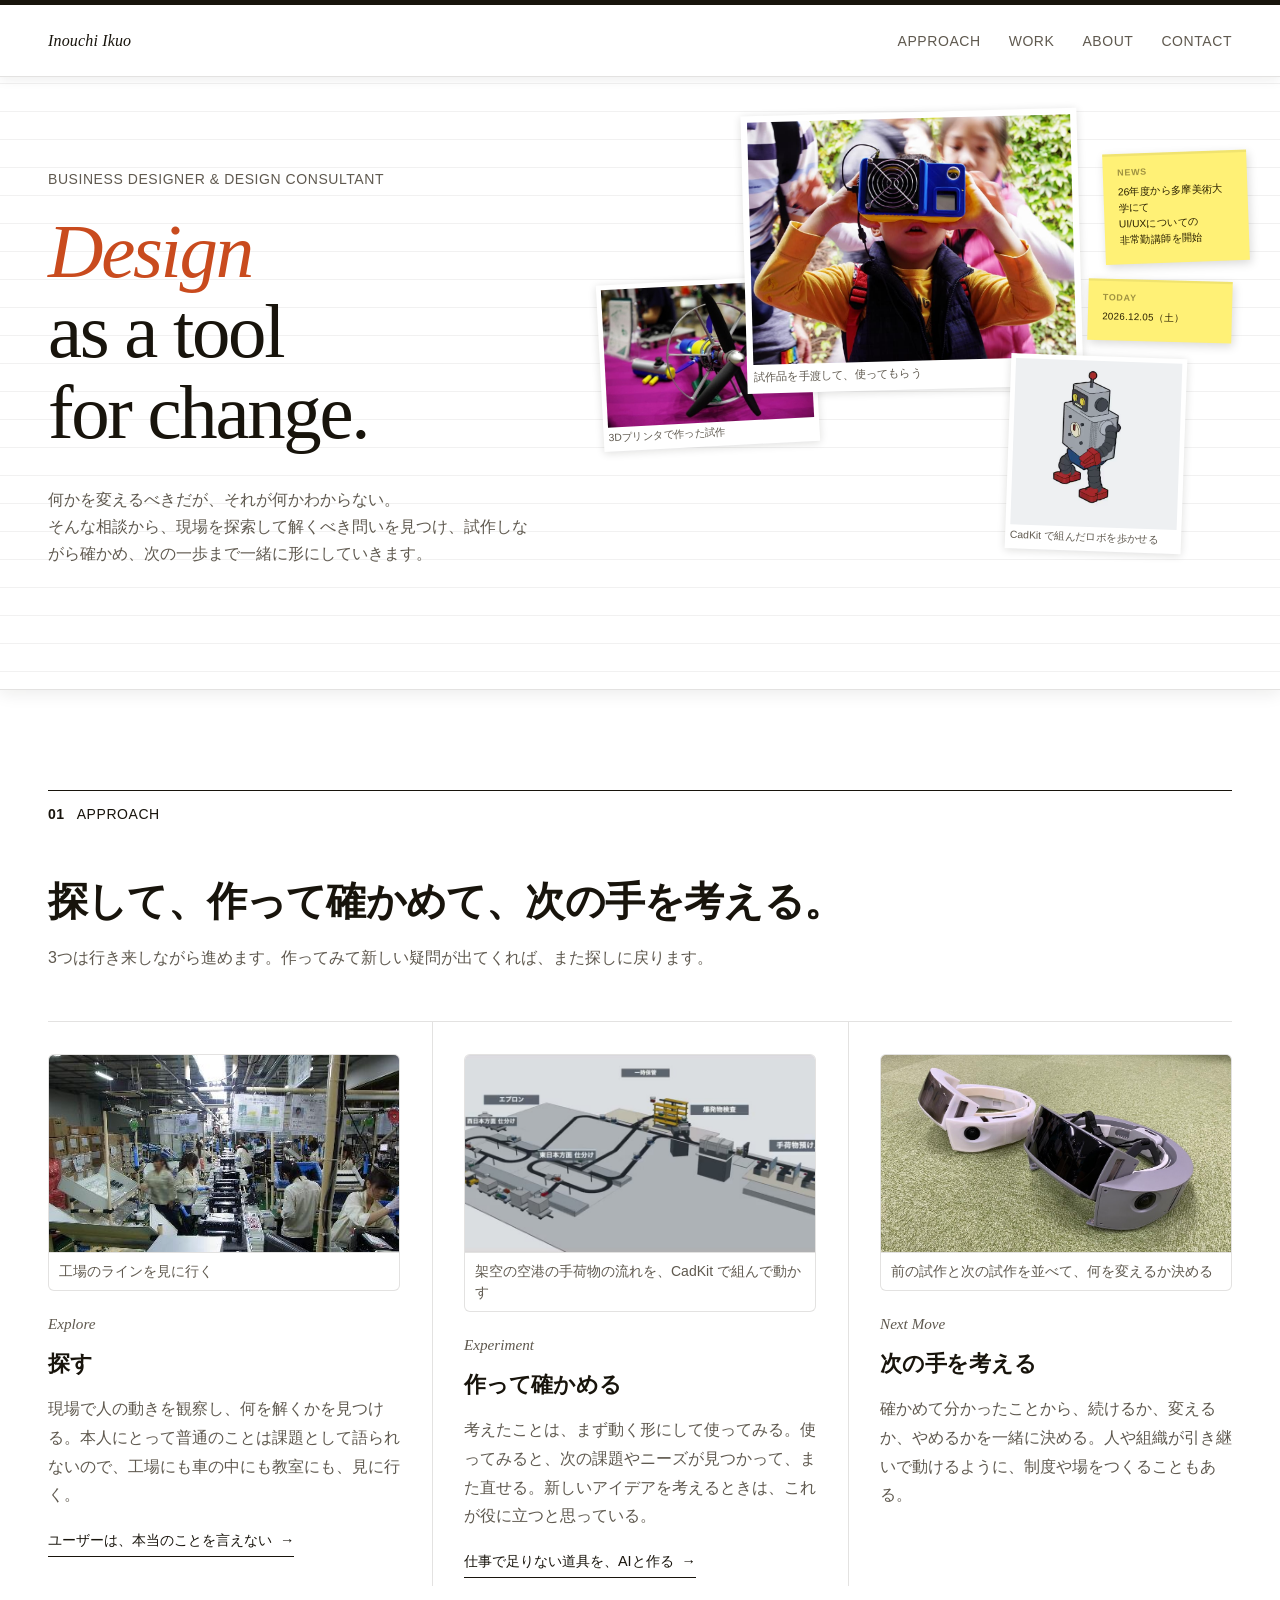
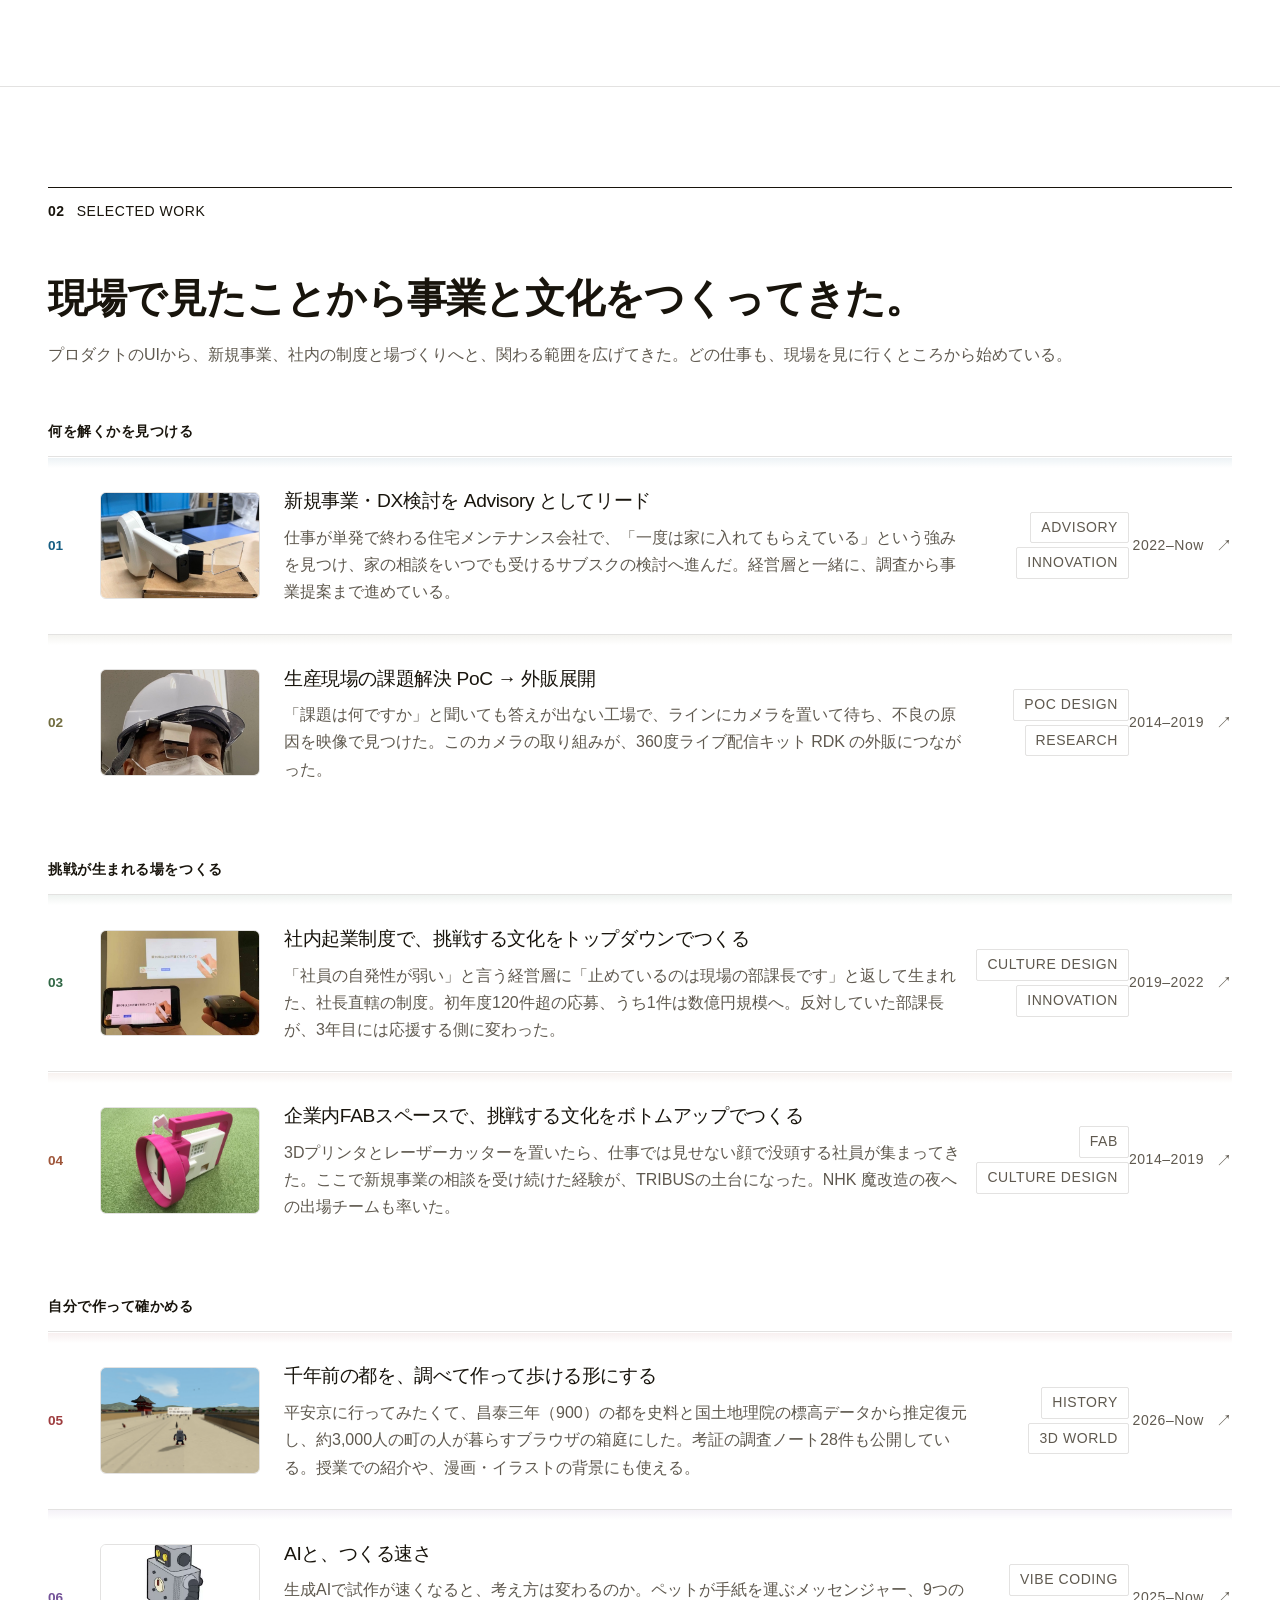
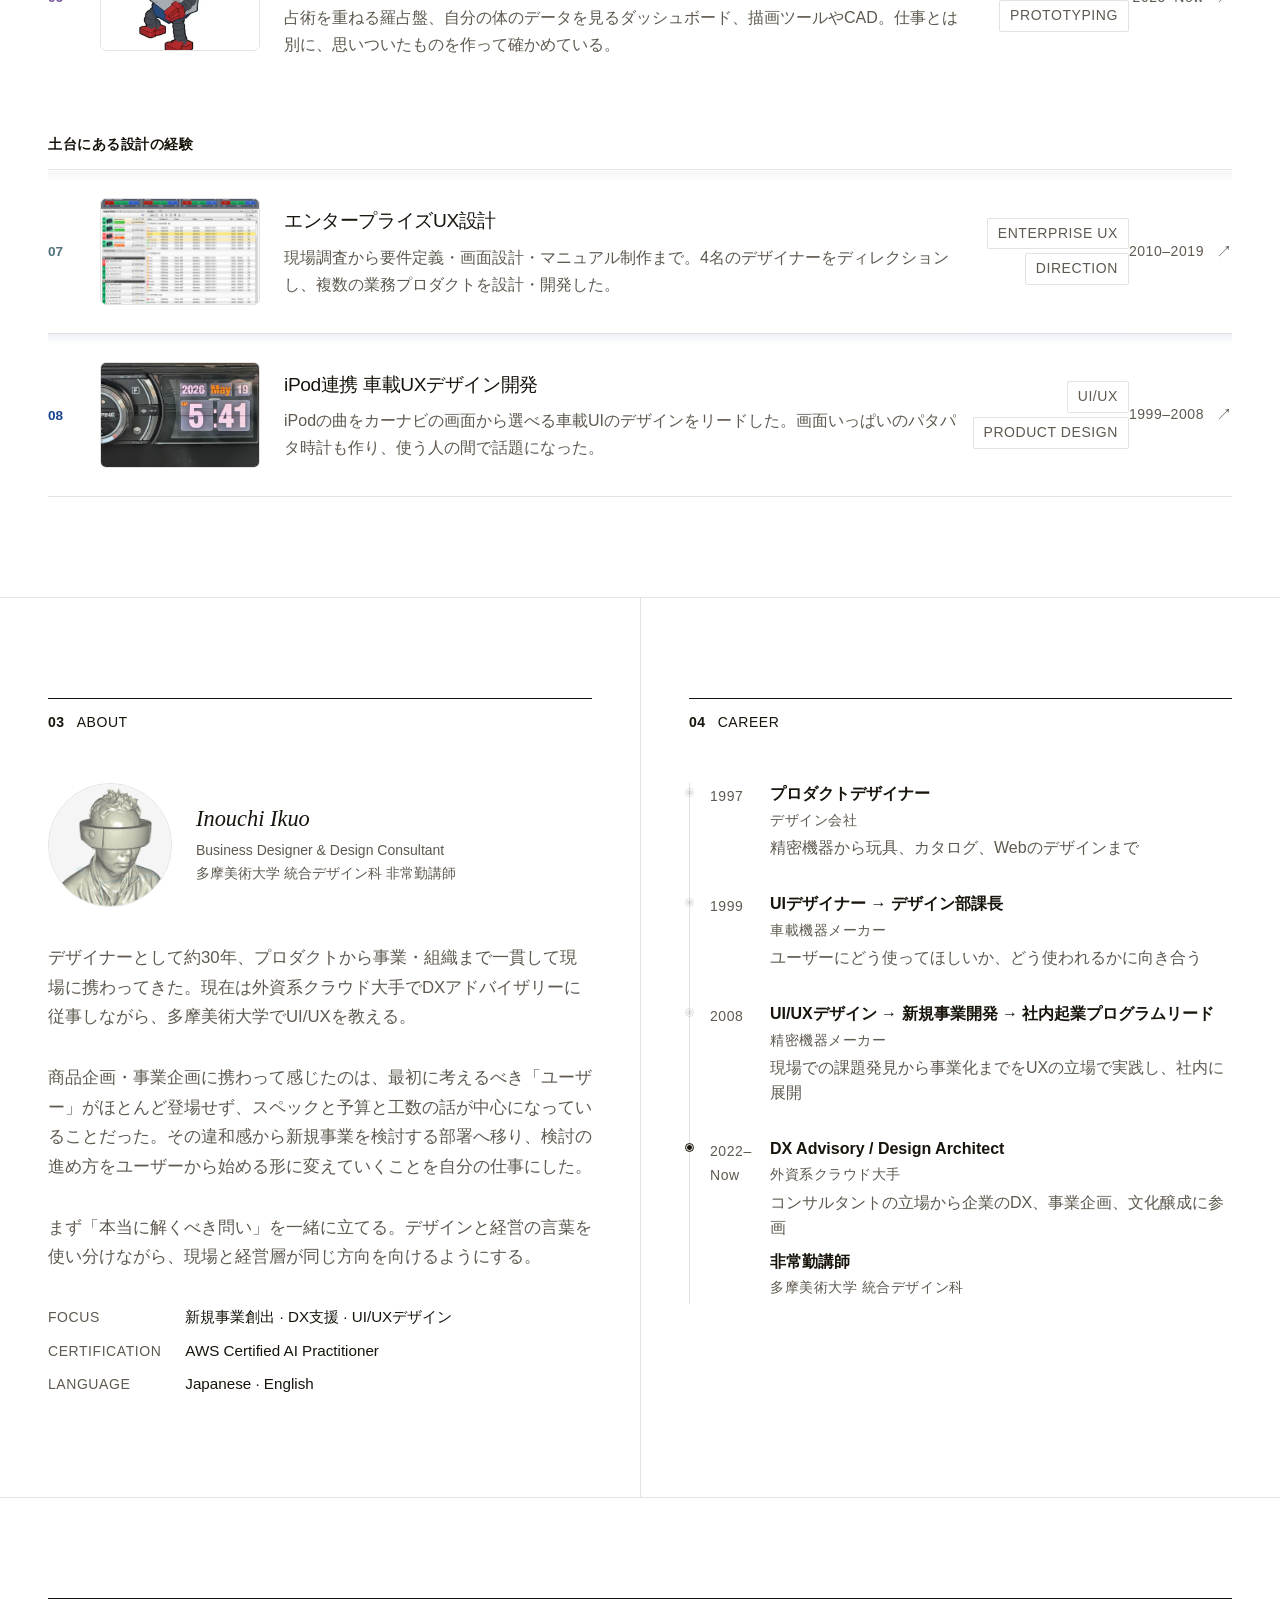
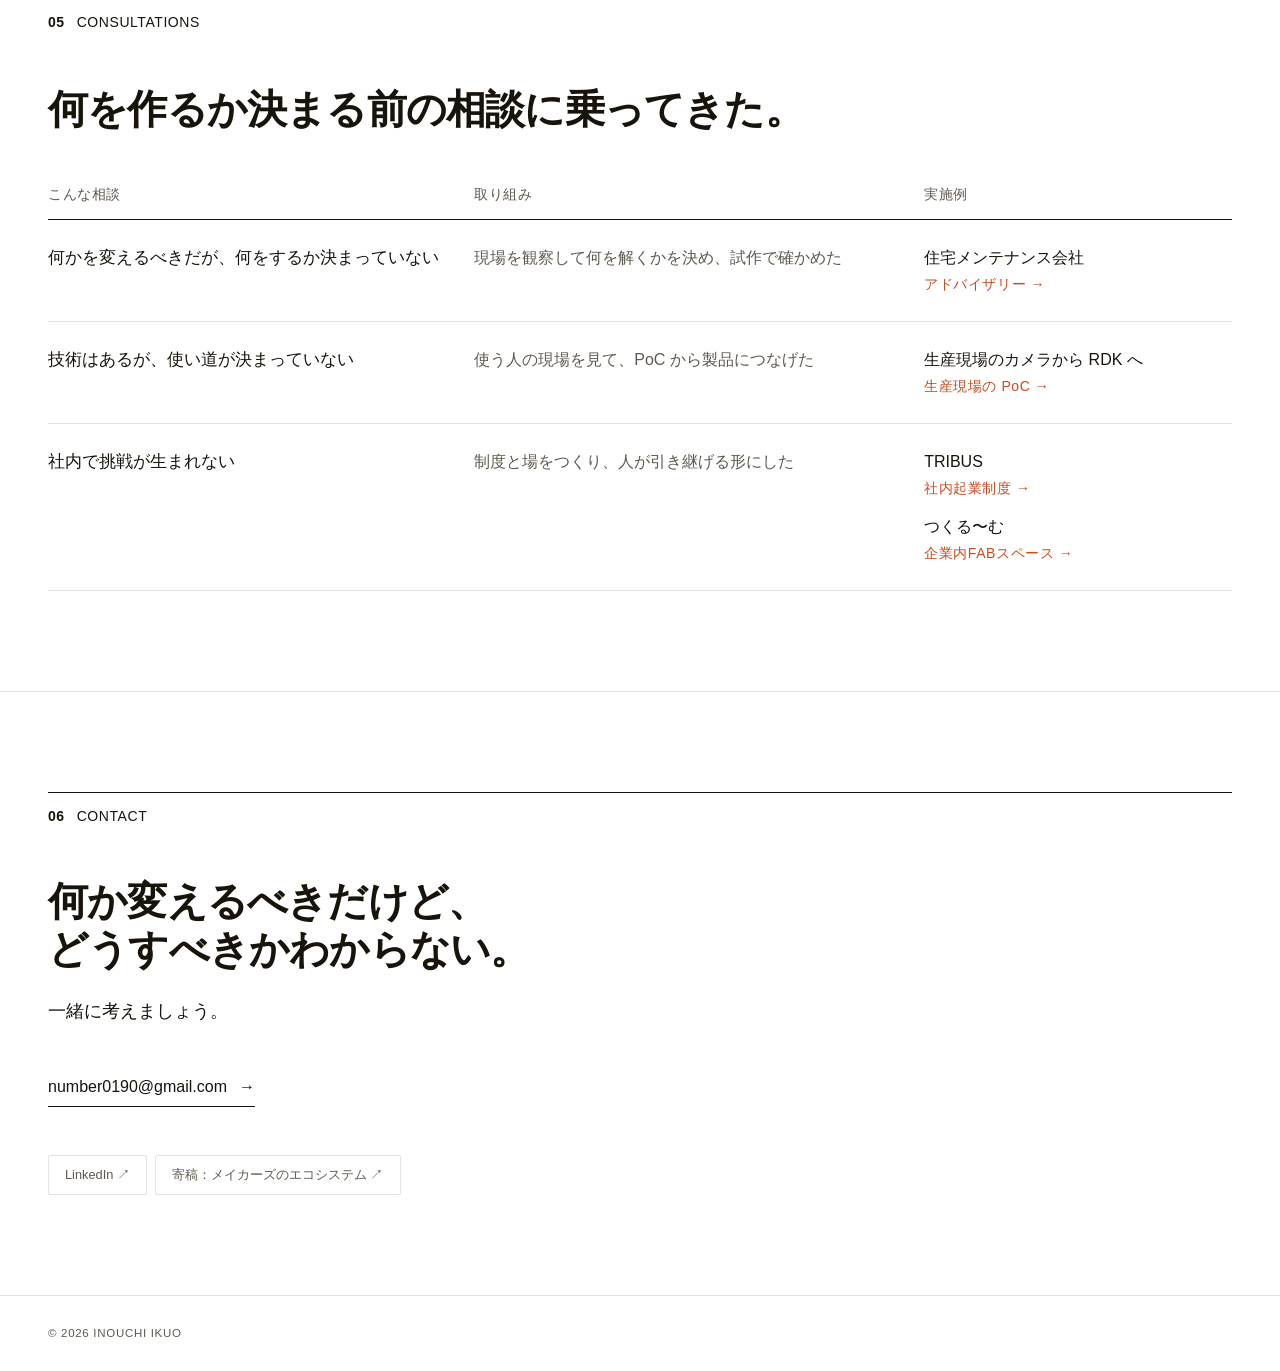
<file: index.html>
<!DOCTYPE html>
<html lang="ja">
<head>
  <meta charset="UTF-8">
  <meta name="viewport" content="width=device-width, initial-scale=1.0">
  <title>Inouchi Ikuo — Business Designer</title>
  <meta name="description" content="Business Designer & Design Consultant. 何かを変えるべきだが、それが何かわからない。そんな相談から、現場を探索して解くべき問いを見つけ、試作しながら確かめ、次の一歩まで一緒に形にしていきます。">
  <meta property="og:title" content="Inouchi Ikuo — Business Designer">
  <meta property="og:description" content="何かを変えるべきだが、それが何かわからない。そんな相談から、現場を探索して解くべき問いを見つけ、試作しながら確かめ、次の一歩まで一緒に形にしていきます。">
  <meta property="og:type" content="website">
  <link rel="stylesheet" href="css/tokens.css">
  <link rel="stylesheet" href="css/nav.css">
  <link rel="stylesheet" href="css/index.css">
</head>
<body>

  <!-- Cursor -->
  <div id="cursor-dot"></div>
  <div id="cursor-ring"></div>

  <!-- Nav -->
  <nav>
    <div class="logo">Inouchi Ikuo</div>
    <div class="nav-right">
      <ul class="nav-links" style="list-style:none;display:flex;gap:28px;">
        <li><a class="nav-link" href="#approach">Approach</a></li>
        <li><a class="nav-link" href="#work">Work</a></li>
        <li><a class="nav-link" href="#about-skills">About</a></li>
        <li><a class="nav-link" href="#contact">Contact</a></li>
      </ul>
    </div>
  </nav>

  <main>

  <!-- ─── Hero ─── -->
  <section id="hero">
    <div class="hero-body">
      <p class="hero-eyebrow">Business Designer &amp; Design Consultant</p>
      <h1 class="hero-name">
        <em>Design</em><br>
        as a tool<br>
        for change.
      </h1>
      <p class="hero-desc">
        何かを変えるべきだが、それが何かわからない。<br>
        そんな相談から、現場を探索して解くべき問いを見つけ、試作しながら確かめ、次の一歩まで一緒に形にしていきます。
      </p>
    </div>
    <div class="hero-memo-col">
      <textarea class="hero-memo" placeholder=""></textarea>
    </div>

    <!-- 2026-10-21 写真3枚と付箋を1つの箱にまとめ、画面が狭いときは箱ごと縮めて本文に重ならないようにする -->
    <div class="hero-collage">
    <figure class="hero-photo">
      <img src="images/jiko/23167550_1648683095188082_2369378475644591142_n.jpg" width="960" height="959" alt="3Dプリンタで作った試作品をのぞき込む子ども">
      <figcaption>試作品を手渡して、使ってもらう</figcaption>
    </figure>
    <figure class="hero-photo hero-photo-sub hero-sub-robot">
      <div class="robot-frame"><video src="images/making/robot-walk.mp4" poster="images/making/robot-walk.jpg" autoplay muted loop playsinline preload="metadata" aria-label="CadKitで組んだブリキのロボが歩く様子"></video></div>
      <figcaption>CadKit で組んだロボを歩かせる</figcaption>
    </figure>
    <figure class="hero-photo hero-photo-sub hero-sub-prop">
      <img src="images/hero-propeller.jpg" width="600" height="400" alt="3Dプリンタで作ったプロペラ付きの試作">
      <figcaption>3Dプリンタで作った試作</figcaption>
    </figure>

    <div class="postit-wrap" id="postit-1" style="top: 190px; right: 40px;">
      <div class="postit">
        <strong>News</strong>
        26年度から多摩美術大学にて<br>UI/UXについての<br>非常勤講師を開始
      </div>
    </div>

    <div class="postit-wrap" id="postit-2" style="top: 350px; right: 60px;">
      <div class="postit postit-2" style="font-variant-numeric: tabular-nums;">
        <strong>Today</strong>
        <div id="postit-date" style="margin-top:4px; font-size:.95em; letter-spacing:.03em;"></div>
      </div>
    </div>
    </div>

    <button id="postit-toggle">Post-it ✕</button>
  </section>


  <!-- ─── Approach ─── -->
  <section id="approach" class="section-wrap">
    <div class="section-header">
      <span class="section-num">01</span>
      <span class="section-title">Approach</span>
    </div>
    <p class="work-statement"><em>探して、</em>作って確かめて、次の手を考える。</p>
    <p class="work-statement-desc">3つは行き来しながら進めます。作ってみて新しい疑問が出てくれば、また探しに戻ります。</p>
    <ol class="approach-list">
      <li class="reveal">
        <figure class="approach-media">
          <img src="images/advisory/genba001.jpg" width="452" height="262" alt="生産ラインで作業する人たち">
          <figcaption>工場のラインを見に行く</figcaption>
        </figure>
        <span class="approach-num">Explore</span>
        <h3 class="approach-name">探す</h3>
        <p class="approach-desc">現場で人の動きを観察し、何を解くかを見つける。本人にとって普通のことは課題として語られないので、工場にも車の中にも教室にも、見に行く。</p>
        <a class="approach-link" href="truth.html">ユーザーは、本当のことを言えない <span>→</span></a>
      </li>
      <li class="reveal reveal-delay-1">
        <figure class="approach-media">
          <video src="images/making/airport-bhs.mp4" poster="images/making/airport-bhs.jpg" autoplay muted loop playsinline preload="metadata" aria-label="架空の空港で、預けた手荷物が検査と仕分けを通ってエプロンへ流れる様子"></video>
          <figcaption>架空の空港の手荷物の流れを、CadKit で組んで動かす</figcaption>
        </figure>
        <span class="approach-num">Experiment</span>
        <h3 class="approach-name">作って確かめる</h3>
        <p class="approach-desc">考えたことは、まず動く形にして使ってみる。使ってみると、次の課題やニーズが見つかって、また直せる。新しいアイデアを考えるときは、これが役に立つと思っている。</p>
        <a class="approach-link" href="making.html#work05">仕事で足りない道具を、AIと作る <span>→</span></a>
      </li>
      <li class="reveal reveal-delay-2">
        <figure class="approach-media">
          <img src="images/next-move.jpg" width="1000" height="750" alt="白い初期の試作と、灰色の次の試作。頭に着けるカメラ付きの機器が2台並んでいる">
          <figcaption>前の試作と次の試作を並べて、何を変えるか決める</figcaption>
        </figure>
        <span class="approach-num">Next Move</span>
        <h3 class="approach-name">次の手を考える</h3>
        <p class="approach-desc">確かめて分かったことから、続けるか、変えるか、やめるかを一緒に決める。人や組織が引き継いで動けるように、制度や場をつくることもある。</p>
      </li>
    </ol>
  </section>

  <!-- ─── Work ─── -->
  <section id="work" class="section-wrap">
    <div class="section-header">
      <span class="section-num">02</span>
      <span class="section-title">Selected Work</span>
    </div>
    <p class="work-statement">現場で見たことから事業と文化をつくってきた。</p>
    <p class="work-statement-desc">プロダクトのUIから、新規事業、社内の制度と場づくりへと、関わる範囲を広げてきた。どの仕事も、現場を見に行くところから始めている。</p>

    <table class="projects-table">
      <tbody>

        <tr class="tr-group"><td colspan="6"><span>何を解くかを見つける</span></td></tr>

        <tr data-href="advisory.html" tabindex="0" role="link">
          <td class="td-num">01</td>
          <td class="td-thumb"><img loading="lazy" src="images/advisory-thumb.jpg" width="600" height="400" alt=""></td>
          <td class="td-main">
            <span class="td-name">新規事業・DX検討を Advisory としてリード</span>
            <span class="td-desc">仕事が単発で終わる住宅メンテナンス会社で、「一度は家に入れてもらえている」という強みを見つけ、家の相談をいつでも受けるサブスクの検討へ進んだ。経営層と一緒に、調査から事業提案まで進めている。</span>
          </td>
          <td class="td-tags"><div class="td-tags-inner">
            <span>Advisory</span>
            <span>Innovation</span>
          </div></td>
          <td class="td-year">2022–Now</td>
          <td class="td-arrow">↗</td>
        </tr>

        <tr data-href="poc.html" tabindex="0" role="link">
          <td class="td-num">02</td>
          <td class="td-thumb"><img loading="lazy" src="images/poc-thumb.jpg" width="600" height="400" alt=""></td>
          <td class="td-main">
            <span class="td-name">生産現場の課題解決 PoC → 外販展開</span>
            <span class="td-desc">「課題は何ですか」と聞いても答えが出ない工場で、ラインにカメラを置いて待ち、不良の原因を映像で見つけた。このカメラの取り組みが、360度ライブ配信キット RDK の外販につながった。</span>
          </td>
          <td class="td-tags"><div class="td-tags-inner">
            <span>PoC Design</span>
            <span>Research</span>
          </div></td>
          <td class="td-year">2014–2019</td>
          <td class="td-arrow">↗</td>
        </tr>

        <tr class="tr-group"><td colspan="6"><span>挑戦が生まれる場をつくる</span></td></tr>

        <tr data-href="tribus.html" tabindex="0" role="link">
          <td class="td-num">03</td>
          <td class="td-thumb"><img loading="lazy" src="images/tribus-thumb.jpg" width="600" height="400" alt=""></td>
          <td class="td-main">
            <span class="td-name">社内起業制度で、挑戦する文化をトップダウンでつくる</span>
            <span class="td-desc">「社員の自発性が弱い」と言う経営層に「止めているのは現場の部課長です」と返して生まれた、社長直轄の制度。初年度120件超の応募、うち1件は数億円規模へ。反対していた部課長が、3年目には応援する側に変わった。</span>
          </td>
          <td class="td-tags"><div class="td-tags-inner">
            <span>Culture Design</span>
            <span>Innovation</span>
          </div></td>
          <td class="td-year">2019–2022</td>
          <td class="td-arrow">↗</td>
        </tr>

        <tr data-href="tsukuroom.html" tabindex="0" role="link">
          <td class="td-num">04</td>
          <td class="td-thumb"><img loading="lazy" src="images/tsukuroom-thumb.jpg" width="900" height="675" alt=""></td>
          <td class="td-main">
            <span class="td-name">企業内FABスペースで、挑戦する文化をボトムアップでつくる</span>
            <span class="td-desc">3Dプリンタとレーザーカッターを置いたら、仕事では見せない顔で没頭する社員が集まってきた。ここで新規事業の相談を受け続けた経験が、TRIBUSの土台になった。NHK 魔改造の夜への出場チームも率いた。</span>
          </td>
          <td class="td-tags"><div class="td-tags-inner">
            <span>FAB</span>
            <span>Culture Design</span>
          </div></td>
          <td class="td-year">2014–2019</td>
          <td class="td-arrow">↗</td>
        </tr>

        <tr class="tr-group"><td colspan="6"><span>自分で作って確かめる</span></td></tr>

        <tr data-href="heiankyo.html" tabindex="0" role="link">
          <td class="td-num">05</td>
          <td class="td-thumb"><img loading="lazy" src="images/heiankyo/nijo-robo.jpg" width="1500" height="857" alt=""></td>
          <td class="td-main">
            <span class="td-name">千年前の都を、調べて作って歩ける形にする</span>
            <span class="td-desc">平安京に行ってみたくて、昌泰三年（900）の都を史料と国土地理院の標高データから推定復元し、約3,000人の町の人が暮らすブラウザの箱庭にした。考証の調査ノート28件も公開している。授業での紹介や、漫画・イラストの背景にも使える。</span>
          </td>
          <td class="td-tags"><div class="td-tags-inner">
            <span>History</span>
            <span>3D World</span>
          </div></td>
          <td class="td-year">2026–Now</td>
          <td class="td-arrow">↗</td>
        </tr>

        <tr data-href="making.html" tabindex="0" role="link">
          <td class="td-num">06</td>
          <td class="td-thumb"><img loading="lazy" src="images/making/robot-walk.jpg" alt=""></td>
          <td class="td-main">
            <span class="td-name">AIと、つくる速さ</span>
            <span class="td-desc">生成AIで試作が速くなると、考え方は変わるのか。ペットが手紙を運ぶメッセンジャー、9つの占術を重ねる羅占盤、自分の体のデータを見るダッシュボード、描画ツールやCAD。仕事とは別に、思いついたものを作って確かめている。</span>
          </td>
          <td class="td-tags"><div class="td-tags-inner">
            <span>Vibe Coding</span>
            <span>Prototyping</span>
          </div></td>
          <td class="td-year">2025–Now</td>
          <td class="td-arrow">↗</td>
        </tr>

        <tr class="tr-group"><td colspan="6"><span>土台にある設計の経験</span></td></tr>

        <tr data-href="enterprise.html" tabindex="0" role="link">
          <td class="td-num">07</td>
          <td class="td-thumb"><img loading="lazy" src="images/enterprise/Rsamary.jpg" alt=""></td>
          <td class="td-main">
            <span class="td-name">エンタープライズUX設計</span>
            <span class="td-desc">現場調査から要件定義・画面設計・マニュアル制作まで。4名のデザイナーをディレクションし、複数の業務プロダクトを設計・開発した。</span>
          </td>
          <td class="td-tags"><div class="td-tags-inner">
            <span>Enterprise UX</span>
            <span>Direction</span>
          </div></td>
          <td class="td-year">2010–2019</td>
          <td class="td-arrow">↗</td>
        </tr>

        <tr data-href="alpine.html" tabindex="0" role="link">
          <td class="td-num">08</td>
          <td class="td-thumb"><img loading="lazy" src="images/alpine-ipod.jpg" width="900" height="506" alt=""></td>
          <td class="td-main">
            <span class="td-name">iPod連携 車載UXデザイン開発</span>
            <span class="td-desc">iPodの曲をカーナビの画面から選べる車載UIのデザインをリードした。画面いっぱいのパタパタ時計も作り、使う人の間で話題になった。</span>
          </td>
          <td class="td-tags"><div class="td-tags-inner">
            <span>UI/UX</span>
            <span>Product Design</span>
          </div></td>
          <td class="td-year">1999–2008</td>
          <td class="td-arrow">↗</td>
        </tr>

      </tbody>
    </table>
  </section>

  <!-- ─── About + Skills ─── -->
  <div id="about-skills" style="border-top: 1px solid var(--border);">

    <div class="col">
      <div class="section-header">
        <span class="section-num">03</span>
        <span class="section-title">About</span>
      </div>
      <div style="display:flex; align-items:center; gap:24px; margin-bottom:36px;">
        <img src="images/jiko/00001.jpg" alt="Inouchi Ikuo" loading="lazy"
          style="width:124px; height:124px; border-radius:50%; object-fit:cover; object-position:center top; border:1px solid rgba(24,20,12,.12); flex-shrink:0;">
        <div>
          <div style="font-family:Georgia,serif; font-style:italic; font-size:1.4rem; line-height:1.2; margin-bottom:6px;">Inouchi Ikuo</div>
          <div style="font-size:.875rem; color:var(--muted); line-height:1.6;">
            Business Designer &amp; Design Consultant<br>
            多摩美術大学 統合デザイン科 非常勤講師
          </div>
        </div>
      </div>

      <p class="about-text reveal">
        デザイナーとして約30年、プロダクトから事業・組織まで一貫して現場に携わってきた。現在は外資系クラウド大手でDXアドバイザリーに従事しながら、多摩美術大学でUI/UXを教える。
      </p>
      <p class="about-text reveal reveal-delay-1">
        商品企画・事業企画に携わって感じたのは、最初に考えるべき「ユーザー」がほとんど登場せず、スペックと予算と工数の話が中心になっていることだった。その違和感から新規事業を検討する部署へ移り、検討の進め方をユーザーから始める形に変えていくことを自分の仕事にした。
      </p>
      <p class="about-text reveal reveal-delay-1">
        まず「本当に解くべき問い」を一緒に立てる。デザインと経営の言葉を使い分けながら、現場と経営層が同じ方向を向けるようにする。
      </p>
      <dl class="detail-list reveal reveal-delay-2">
        <dt>Focus</dt>
        <dd>新規事業創出 · DX支援 · UI/UXデザイン</dd>
        <dt>Certification</dt>
        <dd>AWS Certified AI Practitioner</dd>
        <dt>Language</dt>
        <dd>Japanese · English</dd>
      </dl>
    </div>

    <div class="col">
      <div class="section-header">
        <span class="section-num">04</span>
        <span class="section-title">Career</span>
      </div>
      <div class="timeline reveal">
        <div class="tl-item">
          <div class="tl-year">1997</div>
          <div class="tl-body">
            <div class="tl-role">プロダクトデザイナー</div>
            <div class="tl-place">デザイン会社</div>
            <div class="tl-desc">精密機器から玩具、カタログ、Webのデザインまで</div>
          </div>
        </div>
        <div class="tl-item">
          <div class="tl-year">1999</div>
          <div class="tl-body">
            <div class="tl-role">UIデザイナー → デザイン部課長</div>
            <div class="tl-place">車載機器メーカー</div>
            <div class="tl-desc">ユーザーにどう使ってほしいか、どう使われるかに向き合う</div>
          </div>
        </div>
        <div class="tl-item">
          <div class="tl-year">2008</div>
          <div class="tl-body">
            <div class="tl-role">UI/UXデザイン → 新規事業開発 → 社内起業プログラムリード</div>
            <div class="tl-place">精密機器メーカー</div>
            <div class="tl-desc">現場での課題発見から事業化までをUXの立場で実践し、社内に展開</div>
          </div>
        </div>
        <div class="tl-item tl-current">
          <div class="tl-year">2022–<br>Now</div>
          <div class="tl-body">
            <div class="tl-role">DX Advisory / Design Architect</div>
            <div class="tl-place">外資系クラウド大手</div>
            <div class="tl-desc">コンサルタントの立場から企業のDX、事業企画、文化醸成に参画</div>
            <div class="tl-role" style="margin-top:10px;">非常勤講師</div>
            <div class="tl-place">多摩美術大学 統合デザイン科</div>
          </div>
        </div>
      </div>
    </div>

  </div>

  <!-- ─── Consultations（こんな相談に、こう関わってきた） ─── -->
  <section id="consult" class="section-wrap">
    <div class="section-header">
      <span class="section-num">05</span>
      <span class="section-title">Consultations</span>
    </div>
    <p class="work-statement">何を作るか決まる前の相談に乗ってきた。</p>
    <table class="consult-table">
      <thead>
        <tr><th>こんな相談</th><th>取り組み</th><th>実施例</th></tr>
      </thead>
      <tbody>
        <tr>
          <td class="c-ask">何かを変えるべきだが、何をするか決まっていない</td>
          <td>現場を観察して何を解くかを決め、試作で確かめた</td>
          <td class="c-ex"><a href="advisory.html">住宅メンテナンス会社<span>アドバイザリー →</span></a></td>
        </tr>
        <tr>
          <td class="c-ask">技術はあるが、使い道が決まっていない</td>
          <td>使う人の現場を見て、PoC から製品につなげた</td>
          <td class="c-ex"><a href="poc.html">生産現場のカメラから RDK へ<span>生産現場の PoC →</span></a></td>
        </tr>
        <tr>
          <td class="c-ask">社内で挑戦が生まれない</td>
          <td>制度と場をつくり、人が引き継げる形にした</td>
          <td class="c-ex"><a href="tribus.html">TRIBUS<span>社内起業制度 →</span></a><a href="tsukuroom.html">つくる〜む<span>企業内FABスペース →</span></a></td>
        </tr>
      </tbody>
    </table>
  </section>

  <!-- ─── Contact ─── -->
  <section id="contact">
    <div class="contact-inner reveal">
      <div class="section-header">
        <span class="section-num">06</span>
        <span class="section-title">Contact</span>
      </div>
      <h2 class="contact-heading">
        <em>何か変えるべきだけど、</em><br>どうすべきかわからない。
      </h2>
      <p class="contact-sub">一緒に考えましょう。</p>
      <a class="contact-email" href="mailto:number0190@gmail.com">
        number0190@gmail.com
        <span>→</span>
      </a>
      <div class="contact-links-row">
        <a class="contact-chip" href="https://www.linkedin.com/in/ikuo-inouchi-0a169934" target="_blank">LinkedIn ↗</a>
        <a class="contact-chip" href="https://www.amazon.co.jp/dp/B01AXRCDTU" target="_blank">寄稿：メイカーズのエコシステム ↗</a>
      </div>
    </div>
  </section>

  </main>

  <!-- ─── Footer ─── -->
  <footer>
    <span>© 2026 Inouchi Ikuo</span>
  </footer>

  <!-- ─── JS ─── -->
  <script src="js/cursor.js"></script>
  <script src="js/nav.js"></script>
  <script src="js/reveal.js"></script>
  <script src="js/postit.js"></script>
  <script src="js/main.js"></script>
  <script>
    // 端末で「動きを減らす」にしている人には、動画を止めて最初の絵で見せる
    if (window.matchMedia('(prefers-reduced-motion: reduce)').matches) {
      document.querySelectorAll('.approach-media video, .hero-collage video').forEach(function (v) { v.removeAttribute('autoplay'); v.pause(); });
    }
  </script>

</body>
</html>
</file>
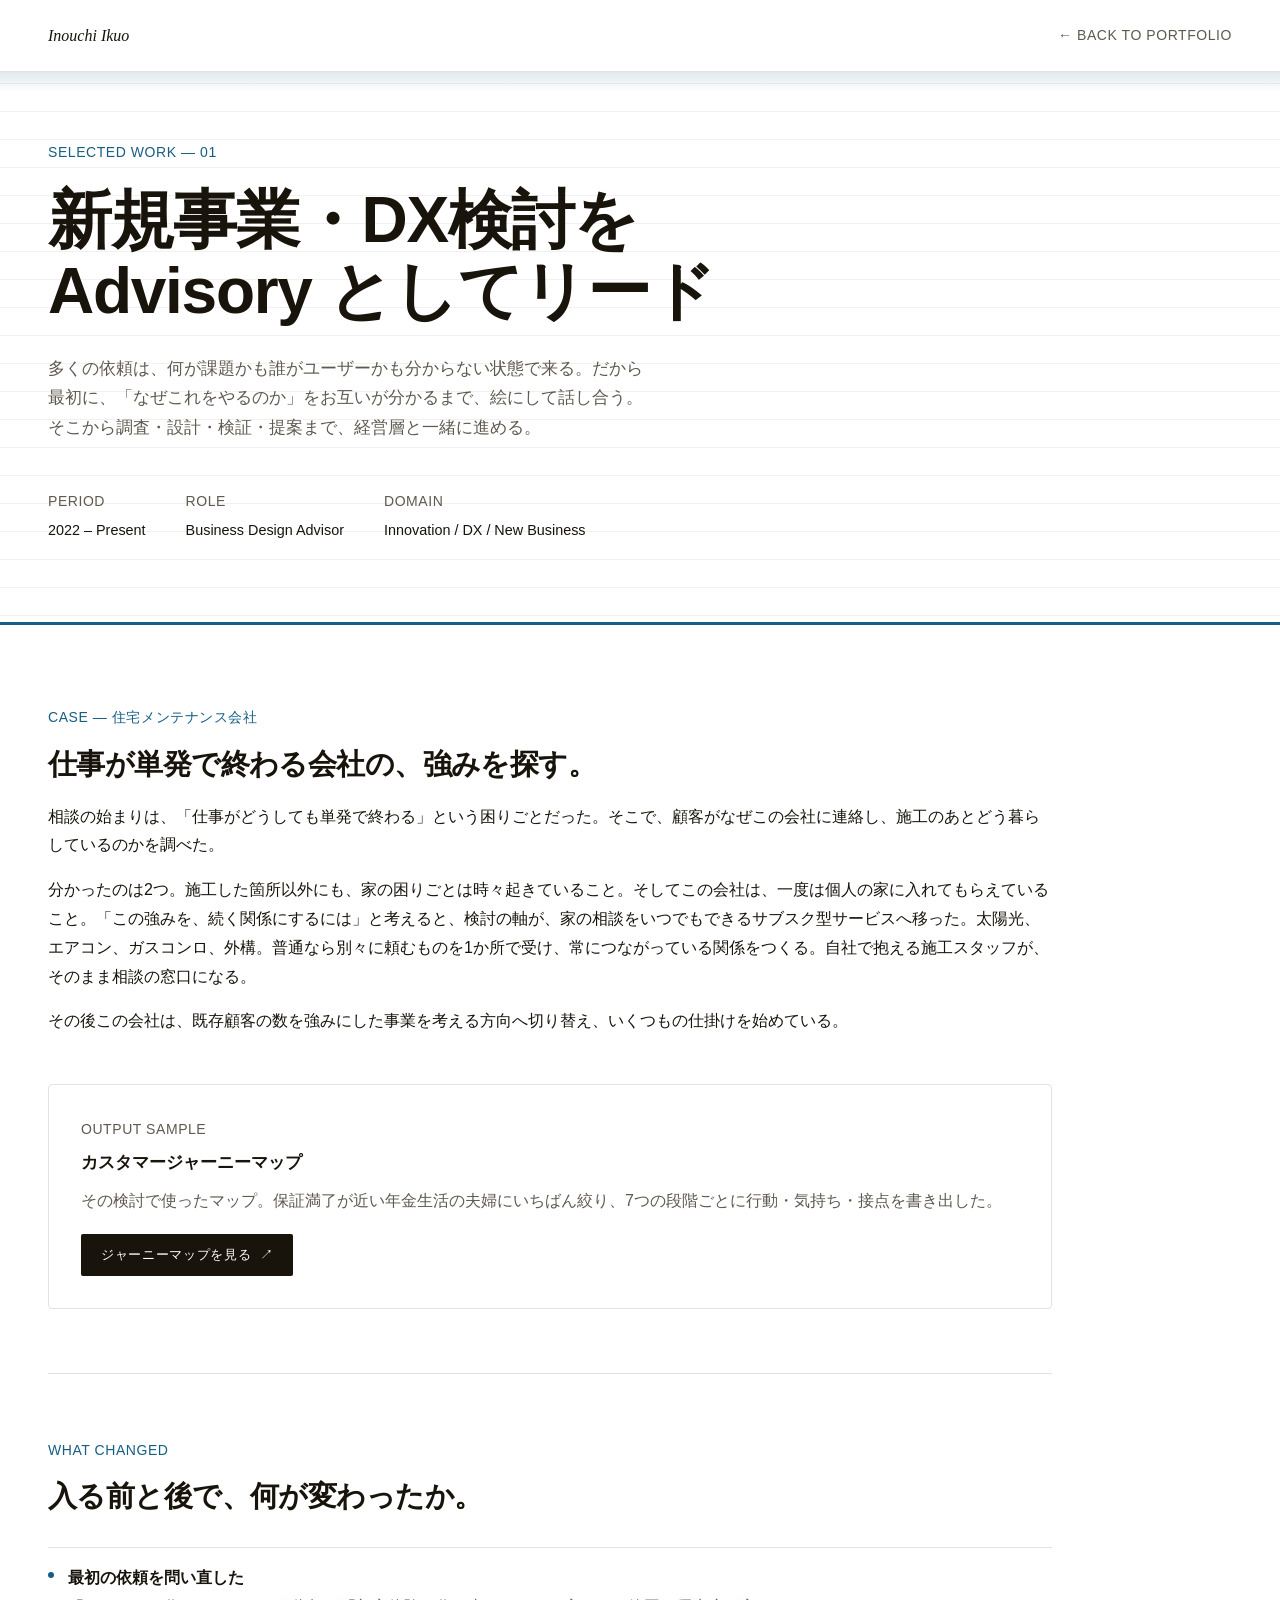
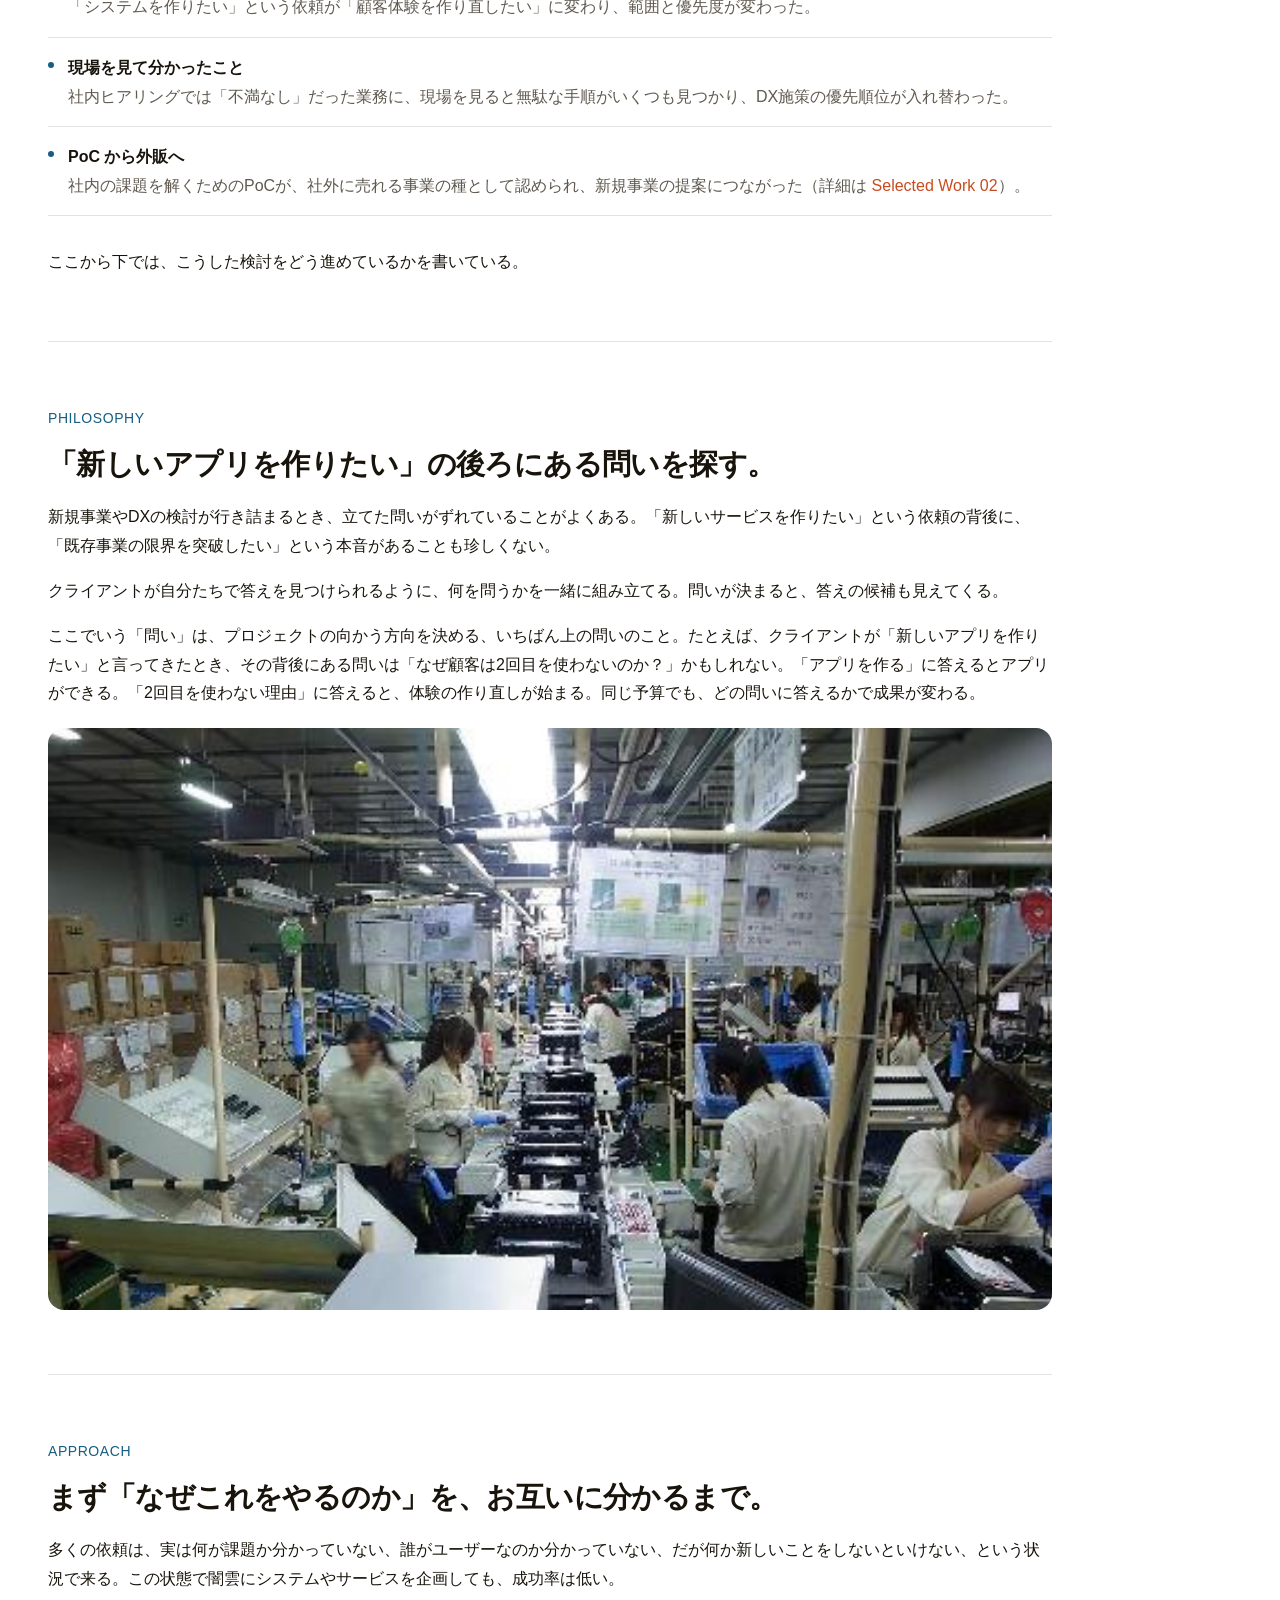
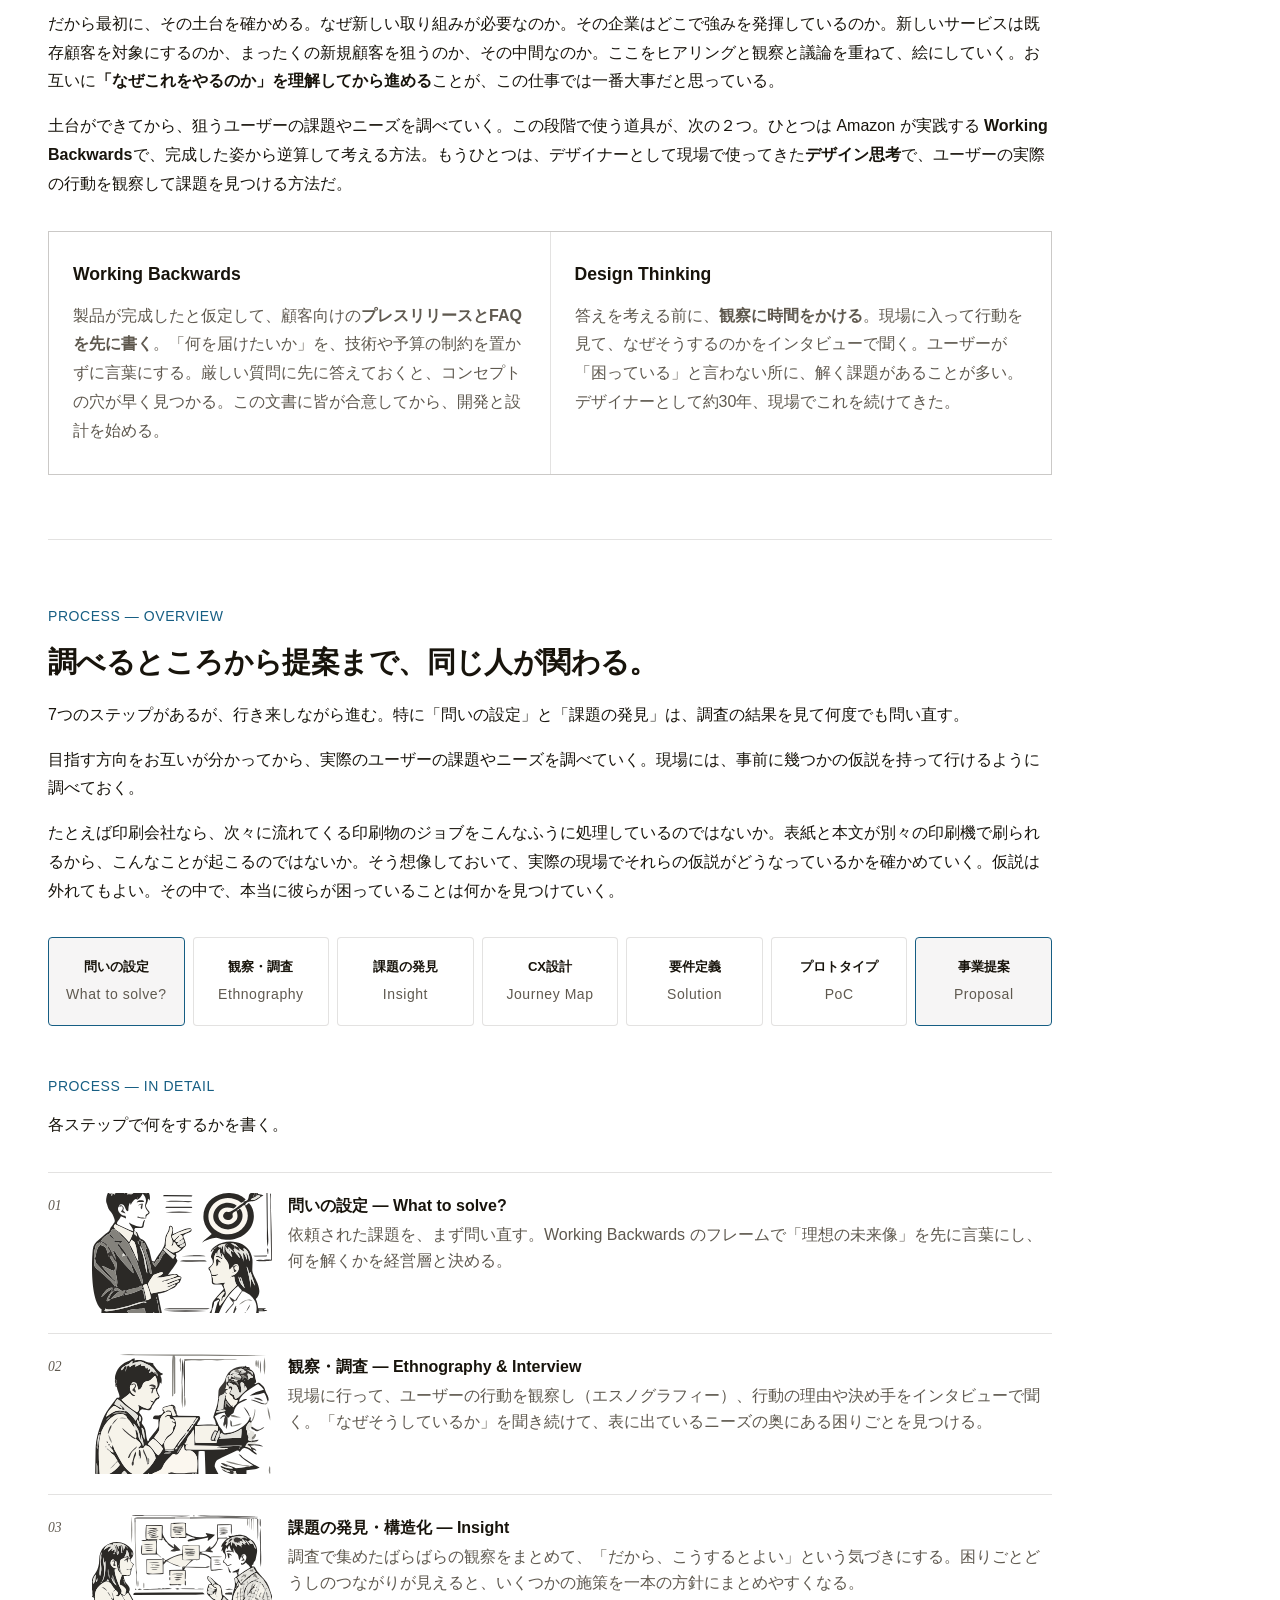
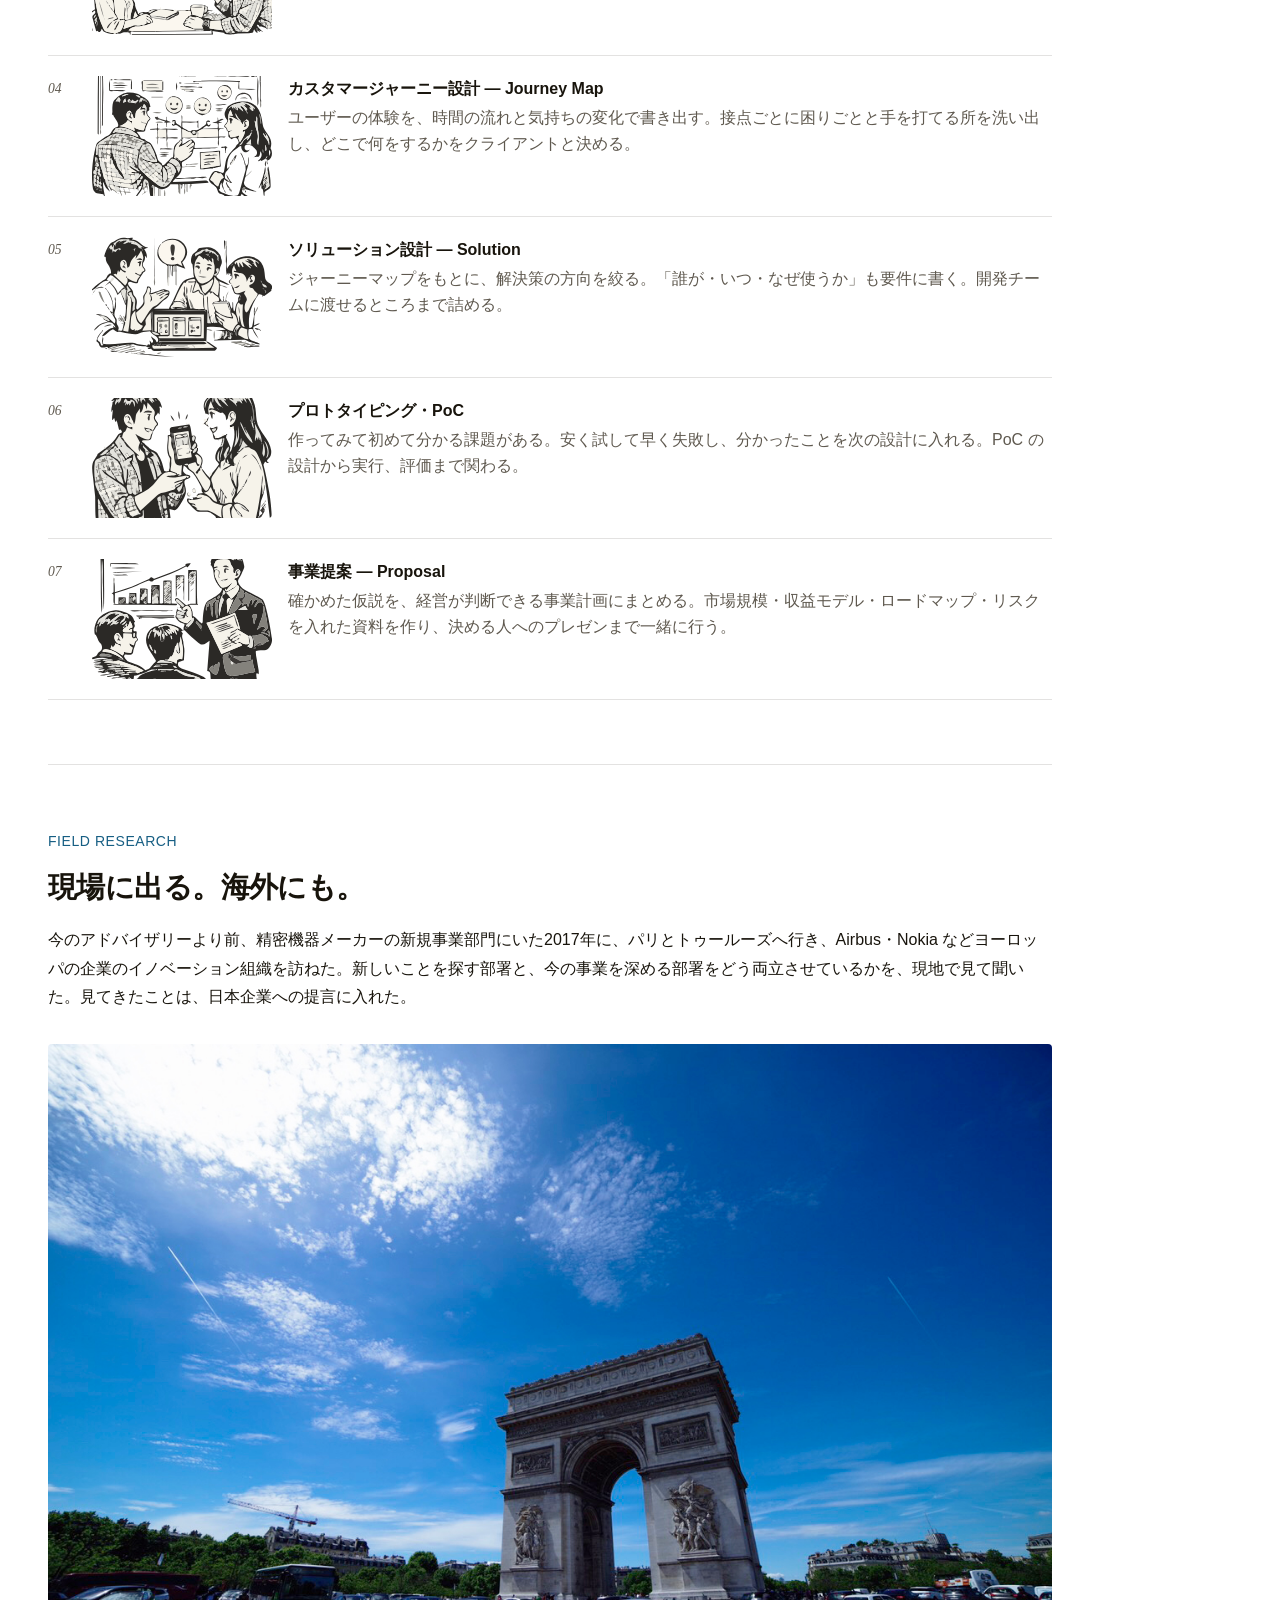
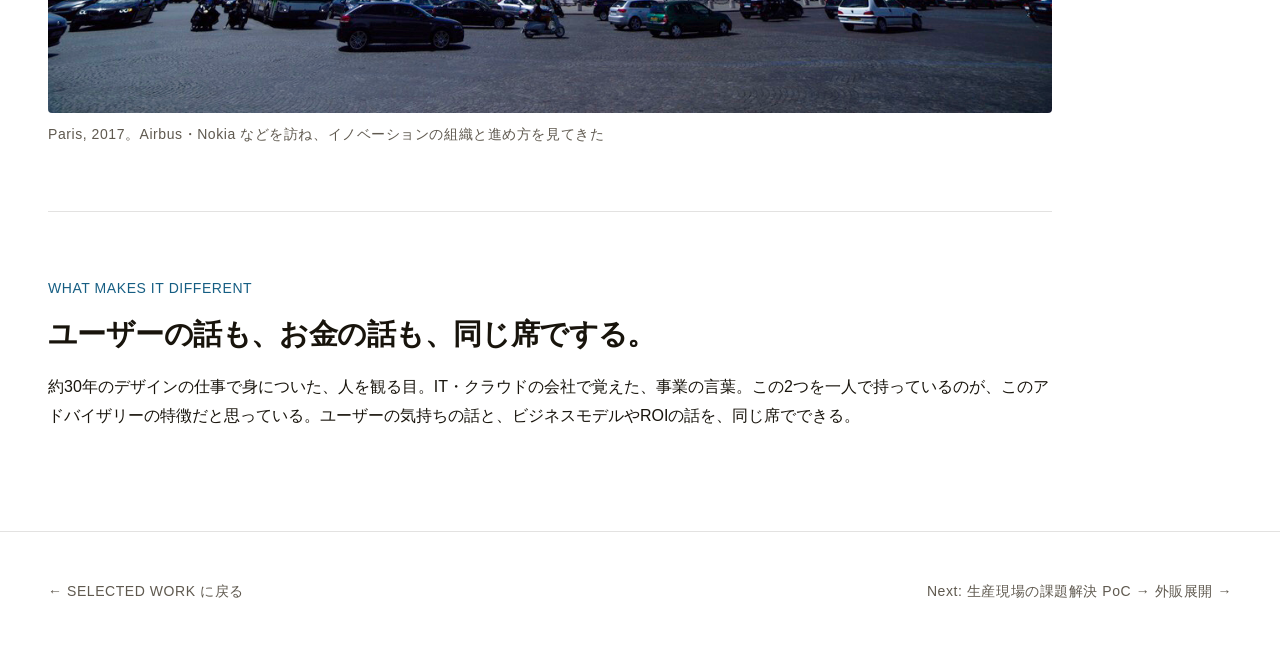
<file: advisory.html>
<!DOCTYPE html>
<html lang="ja">
<head>
  <meta charset="UTF-8">
  <meta name="viewport" content="width=device-width, initial-scale=1.0">
  <link rel="stylesheet" href="css/tokens.css">
  <link rel="stylesheet" href="css/nav.css">
  <link rel="stylesheet" href="css/case.css">
  <meta name="description" content="何が課題かも決まっていない段階から、経営層と一緒に調べ、事業の案を試作で確かめて提案する。">
  <meta property="og:title" content="新規事業・DX検討を Advisory としてリード — Inouchi Ikuo">
  <meta property="og:description" content="何が課題かも決まっていない段階から、経営層と一緒に調べ、事業の案を試作で確かめて提案する。">
  <meta property="og:type" content="website">
  <title>Advisory — Inouchi Ikuo</title>
</head>
<body class="tone-advisory">

  <nav>
    <a class="nav-logo" href="index.html">Inouchi Ikuo</a>
    <a class="nav-back" href="index.html">← Back to Portfolio</a>
  </nav>

  <main>

  <div class="case-hero-section">
  <div class="case-hero">
    <p class="case-eyebrow">Selected Work — 01</p>
    <h1 class="case-title">新規事業・DX検討を<br>Advisory としてリード</h1>
    <p class="case-subtitle">多くの依頼は、何が課題かも誰がユーザーかも分からない状態で来る。だから最初に、「なぜこれをやるのか」をお互いが分かるまで、絵にして話し合う。そこから調査・設計・検証・提案まで、経営層と一緒に進める。</p>
    <dl class="case-meta">
      <div class="case-meta-item">
        <dt>Period</dt>
        <dd>2022 – Present</dd>
      </div>
      <div class="case-meta-item">
        <dt>Role</dt>
        <dd>Business Design Advisor</dd>
      </div>
      <div class="case-meta-item">
        <dt>Domain</dt>
        <dd>Innovation / DX / New Business</dd>
      </div>
    </dl>
  </div>
  </div>

  <div class="case-body">

    <p class="section-label">Case — 住宅メンテナンス会社</p>
    <h2>仕事が単発で終わる会社の、強みを探す。</h2>
    <p>
      相談の始まりは、「仕事がどうしても単発で終わる」という困りごとだった。そこで、顧客がなぜこの会社に連絡し、施工のあとどう暮らしているのかを調べた。
    </p>
    <p>
      分かったのは2つ。施工した箇所以外にも、家の困りごとは時々起きていること。そしてこの会社は、一度は個人の家に入れてもらえていること。「この強みを、続く関係にするには」と考えると、検討の軸が、家の相談をいつでもできるサブスク型サービスへ移った。太陽光、エアコン、ガスコンロ、外構。普通なら別々に頼むものを1か所で受け、常につながっている関係をつくる。自社で抱える施工スタッフが、そのまま相談の窓口になる。
    </p>
    <p>
      その後この会社は、既存顧客の数を強みにした事業を考える方向へ切り替え、いくつもの仕掛けを始めている。
    </p>

    <div class="output-sample">
      <p class="output-sample-label">Output Sample</p>
      <p class="output-sample-title">カスタマージャーニーマップ</p>
      <p class="output-sample-desc">その検討で使ったマップ。保証満了が近い年金生活の夫婦にいちばん絞り、7つの段階ごとに行動・気持ち・接点を書き出した。</p>
      <a class="output-sample-btn" href="journey-tanaka.html" target="_blank">ジャーニーマップを見る &nbsp;↗</a>
    </div>

    <hr class="divider">

    <p class="section-label">What Changed</p>
    <h2>入る前と後で、何が変わったか。</h2>

    <ul class="outcome-list">
      <li>
        <strong>最初の依頼を問い直した</strong>
        <span>「システムを作りたい」という依頼が「顧客体験を作り直したい」に変わり、範囲と優先度が変わった。</span>
      </li>
      <li>
        <strong>現場を見て分かったこと</strong>
        <span>社内ヒアリングでは「不満なし」だった業務に、現場を見ると無駄な手順がいくつも見つかり、DX施策の優先順位が入れ替わった。</span>
      </li>
      <li>
        <strong>PoC から外販へ</strong>
        <span>社内の課題を解くためのPoCが、社外に売れる事業の種として認められ、新規事業の提案につながった（詳細は <a href="poc.html" style="color:var(--accent);">Selected Work 02</a>）。</span>
      </li>
    </ul>

    <p style="margin-top:28px;">
      ここから下では、こうした検討をどう進めているかを書いている。
    </p>

    <hr class="divider">

    <p class="section-label">Philosophy</p>
    <h2>「新しいアプリを作りたい」の後ろにある問いを探す。</h2>
    <p>
      新規事業やDXの検討が行き詰まるとき、立てた問いがずれていることがよくある。「新しいサービスを作りたい」という依頼の背後に、「既存事業の限界を突破したい」という本音があることも珍しくない。
    </p>
    <p>
      クライアントが自分たちで答えを見つけられるように、何を問うかを一緒に組み立てる。問いが決まると、答えの候補も見えてくる。
    </p>
    <p>
      ここでいう「問い」は、プロジェクトの向かう方向を決める、いちばん上の問いのこと。たとえば、クライアントが「新しいアプリを作りたい」と言ってきたとき、その背後にある問いは「なぜ顧客は2回目を使わないのか？」かもしれない。「アプリを作る」に答えるとアプリができる。「2回目を使わない理由」に答えると、体験の作り直しが始まる。同じ予算でも、どの問いに答えるかで成果が変わる。
    </p>

    <img loading="lazy" class="case-hero-img" src="images/advisory/genba001.jpg" alt="製造現場">



    <hr class="divider">

    <p class="section-label">Approach</p>
    <h2>まず「なぜこれをやるのか」を、お互いに分かるまで。</h2>
    <p>
      多くの依頼は、実は何が課題か分かっていない、誰がユーザーなのか分かっていない、だが何か新しいことをしないといけない、という状況で来る。この状態で闇雲にシステムやサービスを企画しても、成功率は低い。
    </p>
    <p>
      だから最初に、その土台を確かめる。なぜ新しい取り組みが必要なのか。その企業はどこで強みを発揮しているのか。新しいサービスは既存顧客を対象にするのか、まったくの新規顧客を狙うのか、その中間なのか。ここをヒアリングと観察と議論を重ねて、絵にしていく。お互いに<strong>「なぜこれをやるのか」を理解してから進める</strong>ことが、この仕事では一番大事だと思っている。
    </p>
    <p>
      土台ができてから、狙うユーザーの課題やニーズを調べていく。この段階で使う道具が、次の２つ。ひとつは Amazon が実践する <strong>Working Backwards</strong>で、完成した姿から逆算して考える方法。もうひとつは、デザイナーとして現場で使ってきた<strong>デザイン思考</strong>で、ユーザーの実際の行動を観察して課題を見つける方法だ。
    </p>

    <div class="two-col">
      <div class="two-col-item">
        <h3>Working Backwards</h3>
        <p>製品が完成したと仮定して、顧客向けの<strong>プレスリリースとFAQを先に書く</strong>。「何を届けたいか」を、技術や予算の制約を置かずに言葉にする。厳しい質問に先に答えておくと、コンセプトの穴が早く見つかる。この文書に皆が合意してから、開発と設計を始める。</p>
      </div>
      <div class="two-col-item">
        <h3>Design Thinking</h3>
        <p>答えを考える前に、<strong>観察に時間をかける</strong>。現場に入って行動を見て、なぜそうするのかをインタビューで聞く。ユーザーが「困っている」と言わない所に、解く課題があることが多い。デザイナーとして約30年、現場でこれを続けてきた。</p>
      </div>
    </div>

    <hr class="divider">

    <p class="section-label">Process — Overview</p>
    <h2>調べるところから提案まで、同じ人が関わる。</h2>
    <p>7つのステップがあるが、行き来しながら進む。特に「問いの設定」と「課題の発見」は、調査の結果を見て何度でも問い直す。</p>
    <p>目指す方向をお互いが分かってから、実際のユーザーの課題やニーズを調べていく。現場には、事前に幾つかの仮説を持って行けるように調べておく。</p>
    <p>たとえば印刷会社なら、次々に流れてくる印刷物のジョブをこんなふうに処理しているのではないか。表紙と本文が別々の印刷機で刷られるから、こんなことが起こるのではないか。そう想像しておいて、実際の現場でそれらの仮説がどうなっているかを確かめていく。仮説は外れてもよい。その中で、本当に彼らが困っていることは何かを見つけていく。</p>

    <div class="flow-wrap">
      <div class="flow">
        <div class="flow-step highlight">
          <div class="flow-box">
            <strong>問いの設定</strong>
            <span>What to solve?</span>
          </div>
        </div>
        <div class="flow-step">
          <div class="flow-box">
            <strong>観察・調査</strong>
            <span>Ethnography</span>
          </div>
        </div>
        <div class="flow-step">
          <div class="flow-box">
            <strong>課題の発見</strong>
            <span>Insight</span>
          </div>
        </div>
        <div class="flow-step">
          <div class="flow-box">
            <strong>CX設計</strong>
            <span>Journey Map</span>
          </div>
        </div>
        <div class="flow-step">
          <div class="flow-box">
            <strong>要件定義</strong>
            <span>Solution</span>
          </div>
        </div>
        <div class="flow-step">
          <div class="flow-box">
            <strong>プロトタイプ</strong>
            <span>PoC</span>
          </div>
        </div>
        <div class="flow-step highlight">
          <div class="flow-box">
            <strong>事業提案</strong>
            <span>Proposal</span>
          </div>
        </div>
      </div>
    </div>

    <p class="section-label" style="margin-top: 48px;">Process — In Detail</p>
    <p>各ステップで何をするかを書く。</p>

    <ul class="process-list">
      <li>
        <span class="process-num">01</span>
        <img loading="lazy" class="process-img" src="images/advisory/step01.svg" alt="問いの設定">
        <div class="process-content">
          <strong>問いの設定 — What to solve?</strong>
          <span>依頼された課題を、まず問い直す。Working Backwards のフレームで「理想の未来像」を先に言葉にし、何を解くかを経営層と決める。</span>
        </div>
      </li>
      <li>
        <span class="process-num">02</span>
        <img loading="lazy" class="process-img" src="images/advisory/step02.svg" alt="観察・調査" style="object-position: top;">
        <div class="process-content">
          <strong>観察・調査 — Ethnography & Interview</strong>
          <span>現場に行って、ユーザーの行動を観察し（エスノグラフィー）、行動の理由や決め手をインタビューで聞く。「なぜそうしているか」を聞き続けて、表に出ているニーズの奥にある困りごとを見つける。</span>
        </div>
      </li>
      <li>
        <span class="process-num">03</span>
        <img loading="lazy" class="process-img" src="images/advisory/step03.svg" alt="課題の発見">
        <div class="process-content">
          <strong>課題の発見・構造化 — Insight</strong>
          <span>調査で集めたばらばらの観察をまとめて、「だから、こうするとよい」という気づきにする。困りごとどうしのつながりが見えると、いくつかの施策を一本の方針にまとめやすくなる。</span>
        </div>
      </li>
      <li>
        <span class="process-num">04</span>
        <img loading="lazy" class="process-img" src="images/advisory/step05.svg" alt="ジャーニーマップ">
        <div class="process-content">
          <strong>カスタマージャーニー設計 — Journey Map</strong>
          <span>ユーザーの体験を、時間の流れと気持ちの変化で書き出す。接点ごとに困りごとと手を打てる所を洗い出し、どこで何をするかをクライアントと決める。</span>
        </div>
      </li>
      <li>
        <span class="process-num">05</span>
        <img loading="lazy" class="process-img" src="images/advisory/step06.svg" alt="ソリューション設計">
        <div class="process-content">
          <strong>ソリューション設計 — Solution</strong>
          <span>ジャーニーマップをもとに、解決策の方向を絞る。「誰が・いつ・なぜ使うか」も要件に書く。開発チームに渡せるところまで詰める。</span>
        </div>
      </li>
      <li>
        <span class="process-num">06</span>
        <img loading="lazy" class="process-img" src="images/advisory/step07.svg" alt="プロトタイピング">
        <div class="process-content">
          <strong>プロトタイピング・PoC</strong>
          <span>作ってみて初めて分かる課題がある。安く試して早く失敗し、分かったことを次の設計に入れる。PoC の設計から実行、評価まで関わる。</span>
        </div>
      </li>
      <li>
        <span class="process-num">07</span>
        <img loading="lazy" class="process-img" src="images/advisory/step08.svg" alt="事業提案">
        <div class="process-content">
          <strong>事業提案 — Proposal</strong>
          <span>確かめた仮説を、経営が判断できる事業計画にまとめる。市場規模・収益モデル・ロードマップ・リスクを入れた資料を作り、決める人へのプレゼンまで一緒に行う。</span>
        </div>
      </li>
    </ul>

    <hr class="divider">

    <p class="section-label">Field Research</p>
    <h2>現場に出る。海外にも。</h2>
    <p>
      今のアドバイザリーより前、精密機器メーカーの新規事業部門にいた2017年に、パリとトゥールーズへ行き、Airbus・Nokia などヨーロッパの企業のイノベーション組織を訪ねた。新しいことを探す部署と、今の事業を深める部署をどう両立させているかを、現地で見て聞いた。見てきたことは、日本企業への提言に入れた。
    </p>

    <figure class="case-figure">
      <img loading="lazy" src="images/advisory/france001.jpg" alt="パリ 凱旋門">
      <figcaption>Paris, 2017。Airbus・Nokia などを訪ね、イノベーションの組織と進め方を見てきた</figcaption>
    </figure>

    <hr class="divider">

    <p class="section-label">What Makes It Different</p>
    <h2>ユーザーの話も、お金の話も、同じ席でする。</h2>
    <p>
      約30年のデザインの仕事で身についた、人を観る目。IT・クラウドの会社で覚えた、事業の言葉。この2つを一人で持っているのが、このアドバイザリーの特徴だと思っている。ユーザーの気持ちの話と、ビジネスモデルやROIの話を、同じ席でできる。
    </p>

  </div>

  </main>

  <div class="back-section">
    <a class="back-link" href="index.html">← Selected Work に戻る</a>
    <a class="back-project" href="poc.html">Next: 生産現場の課題解決 PoC → 外販展開 →</a>
  </div>

</body>
</html>
</file>
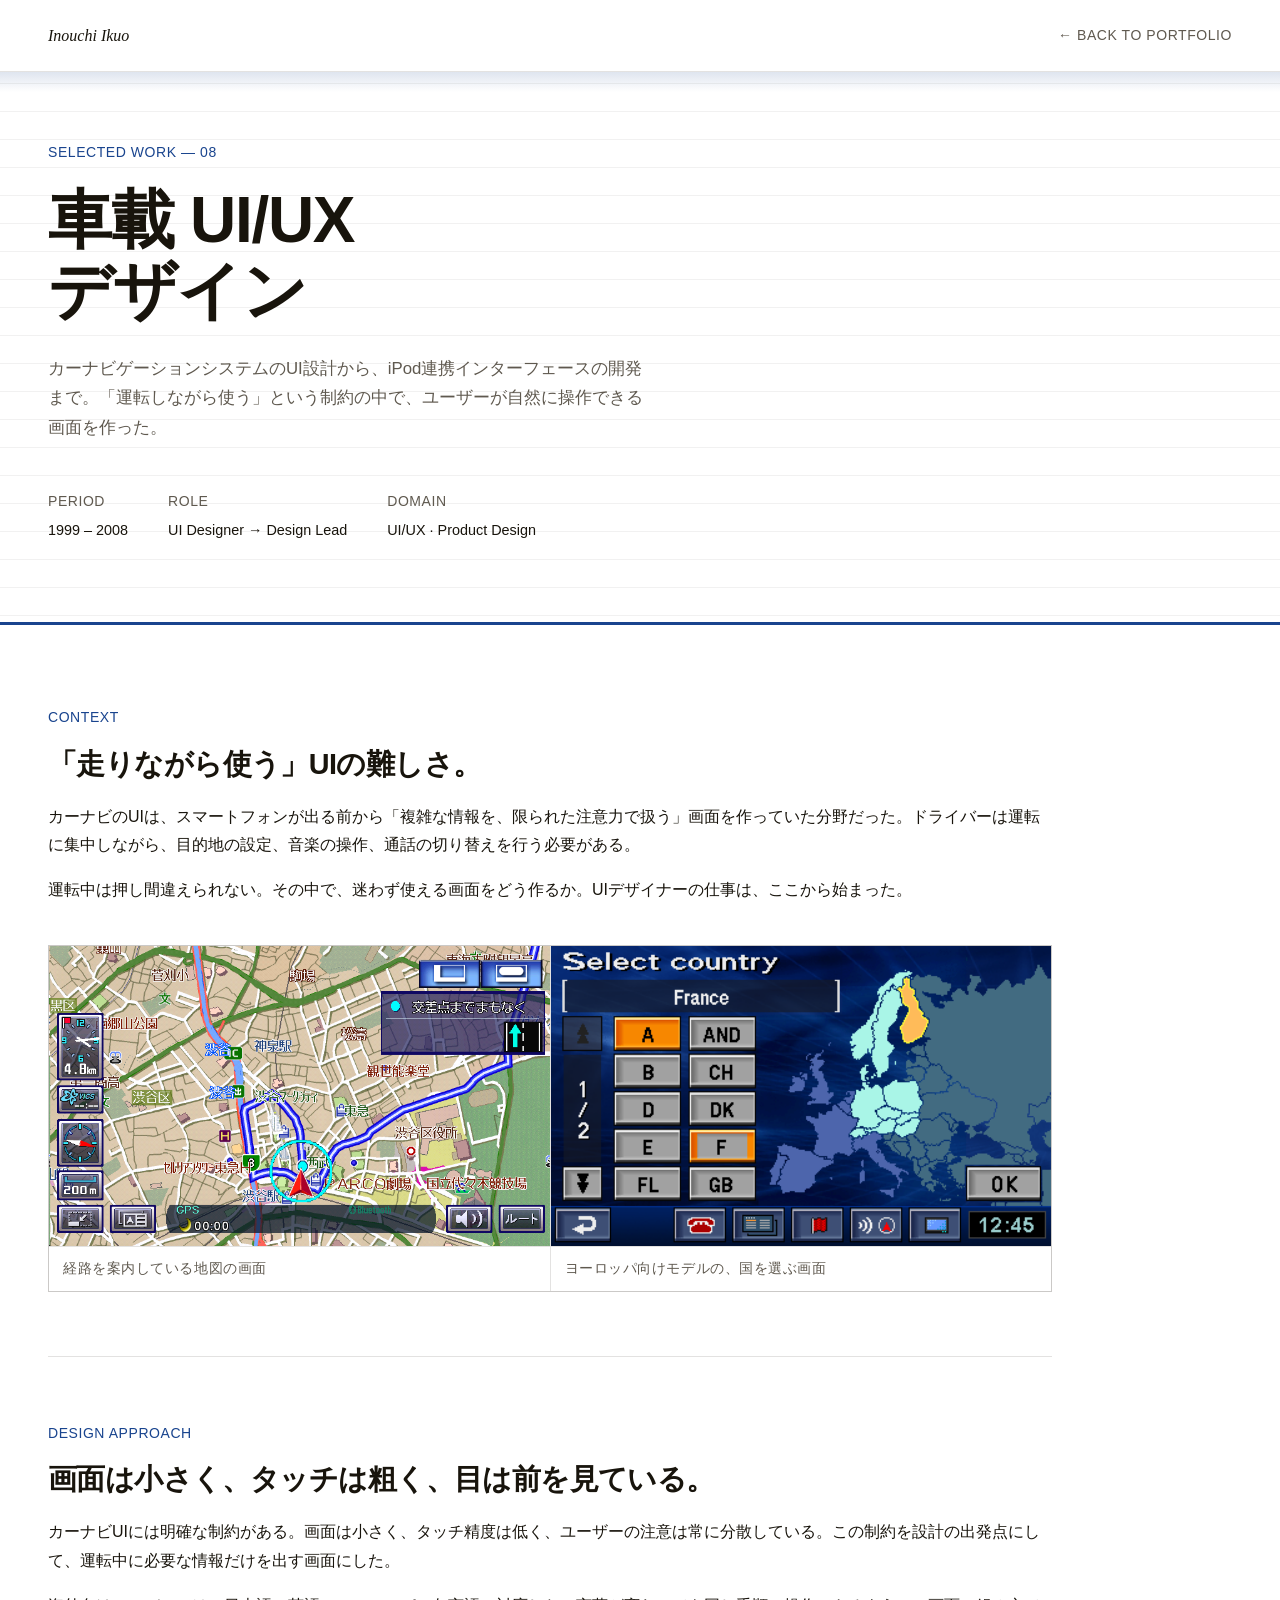
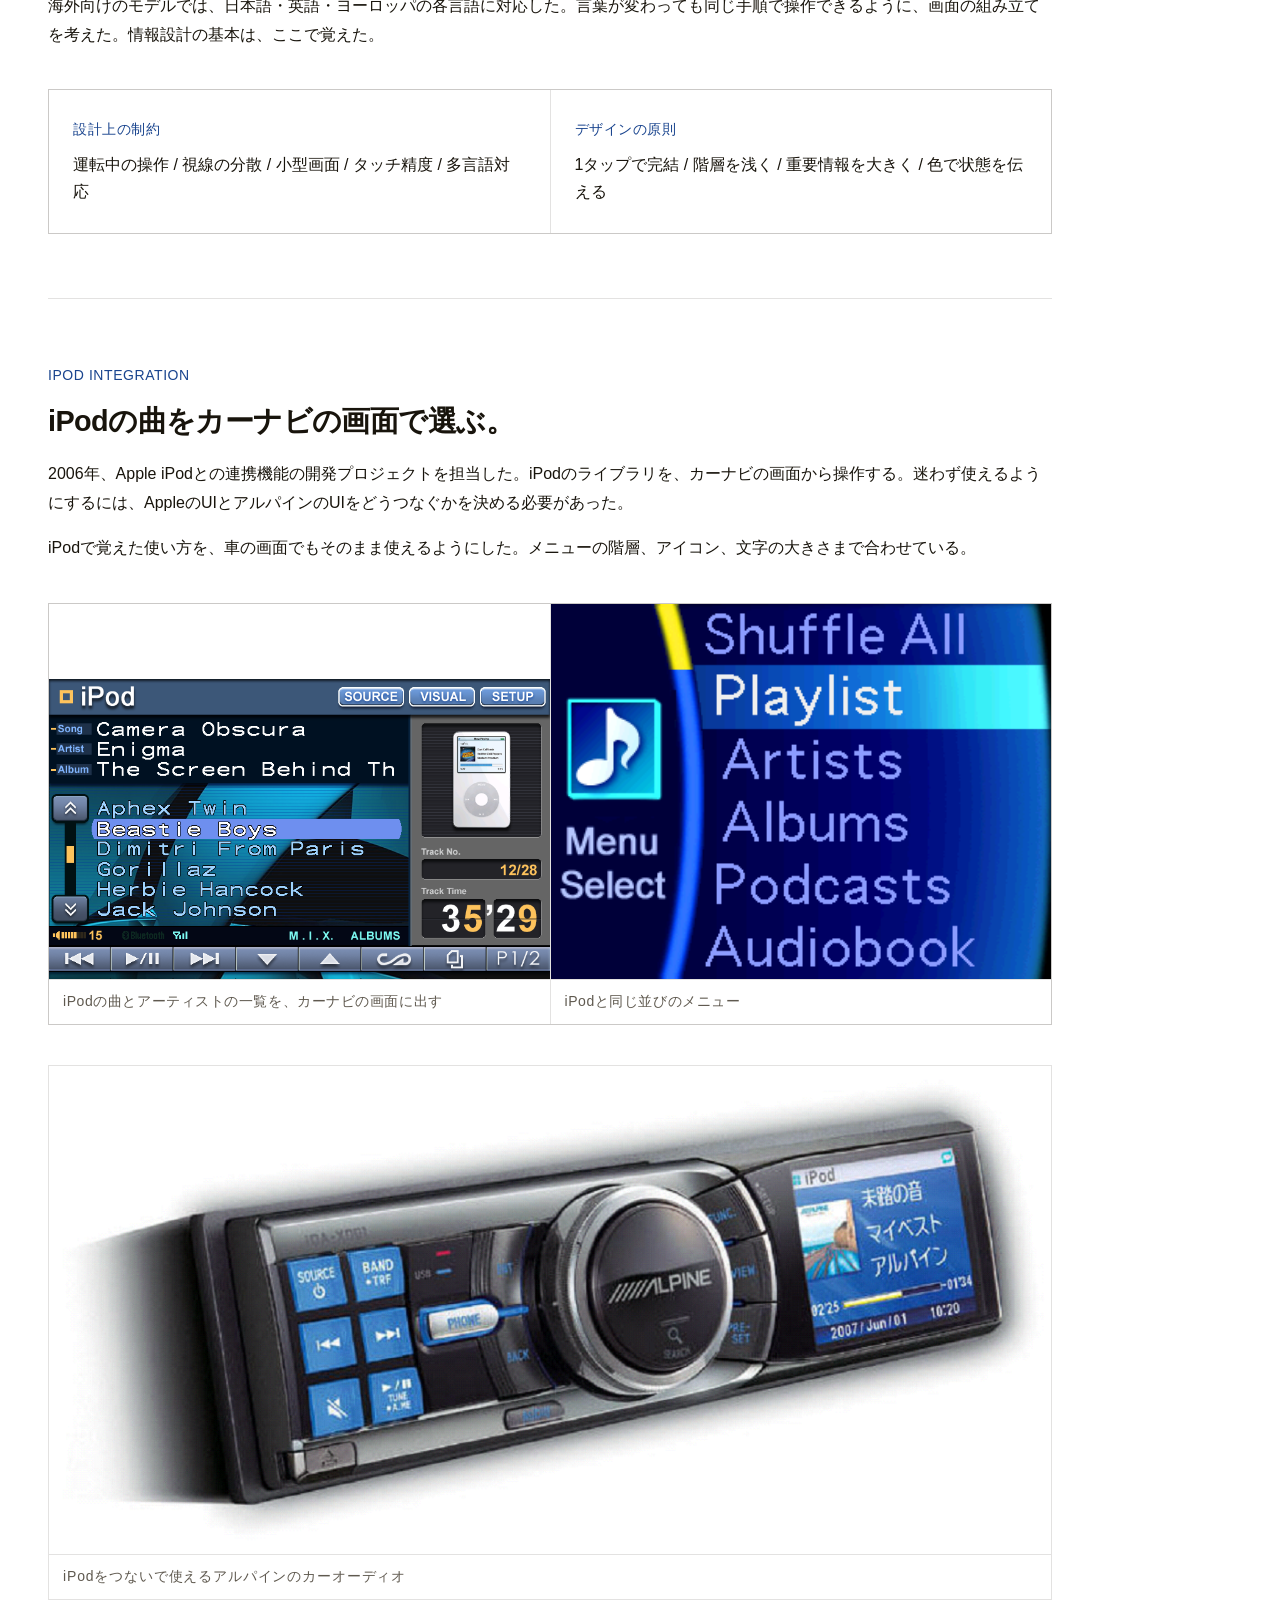
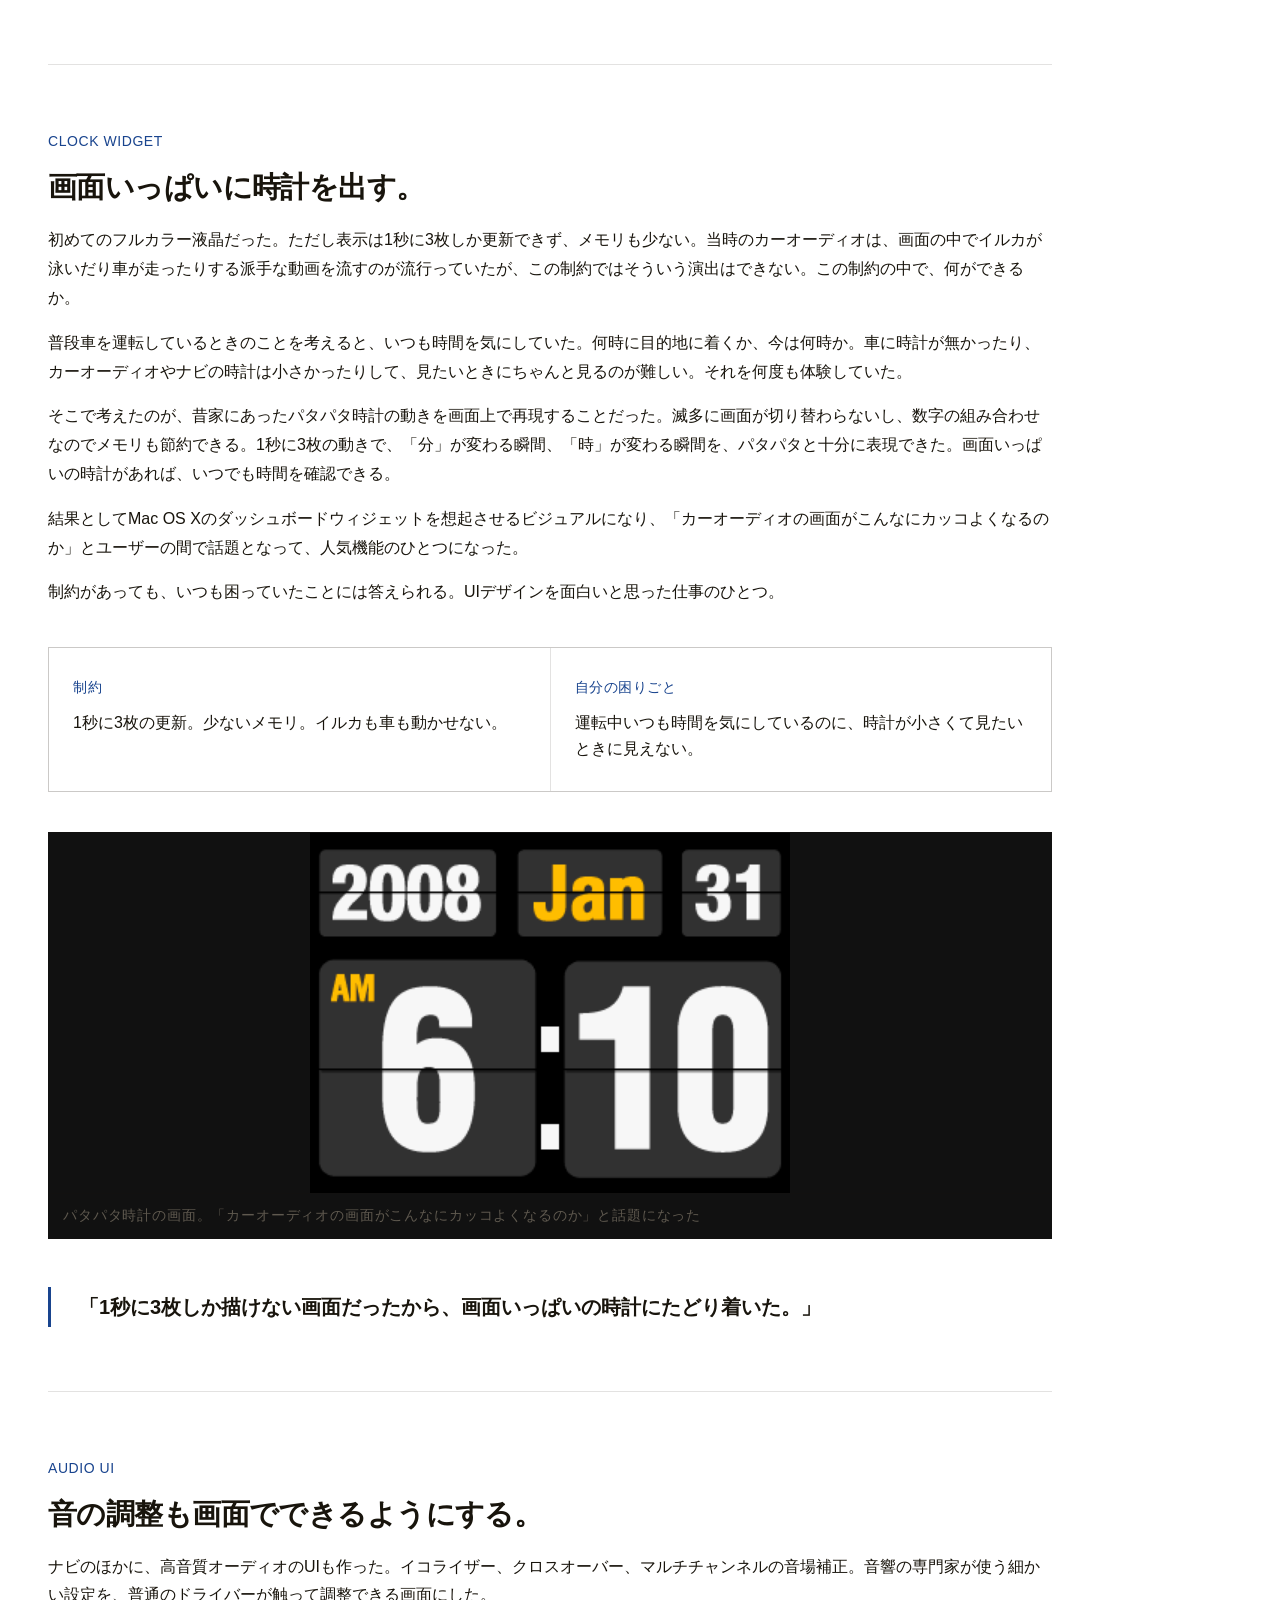
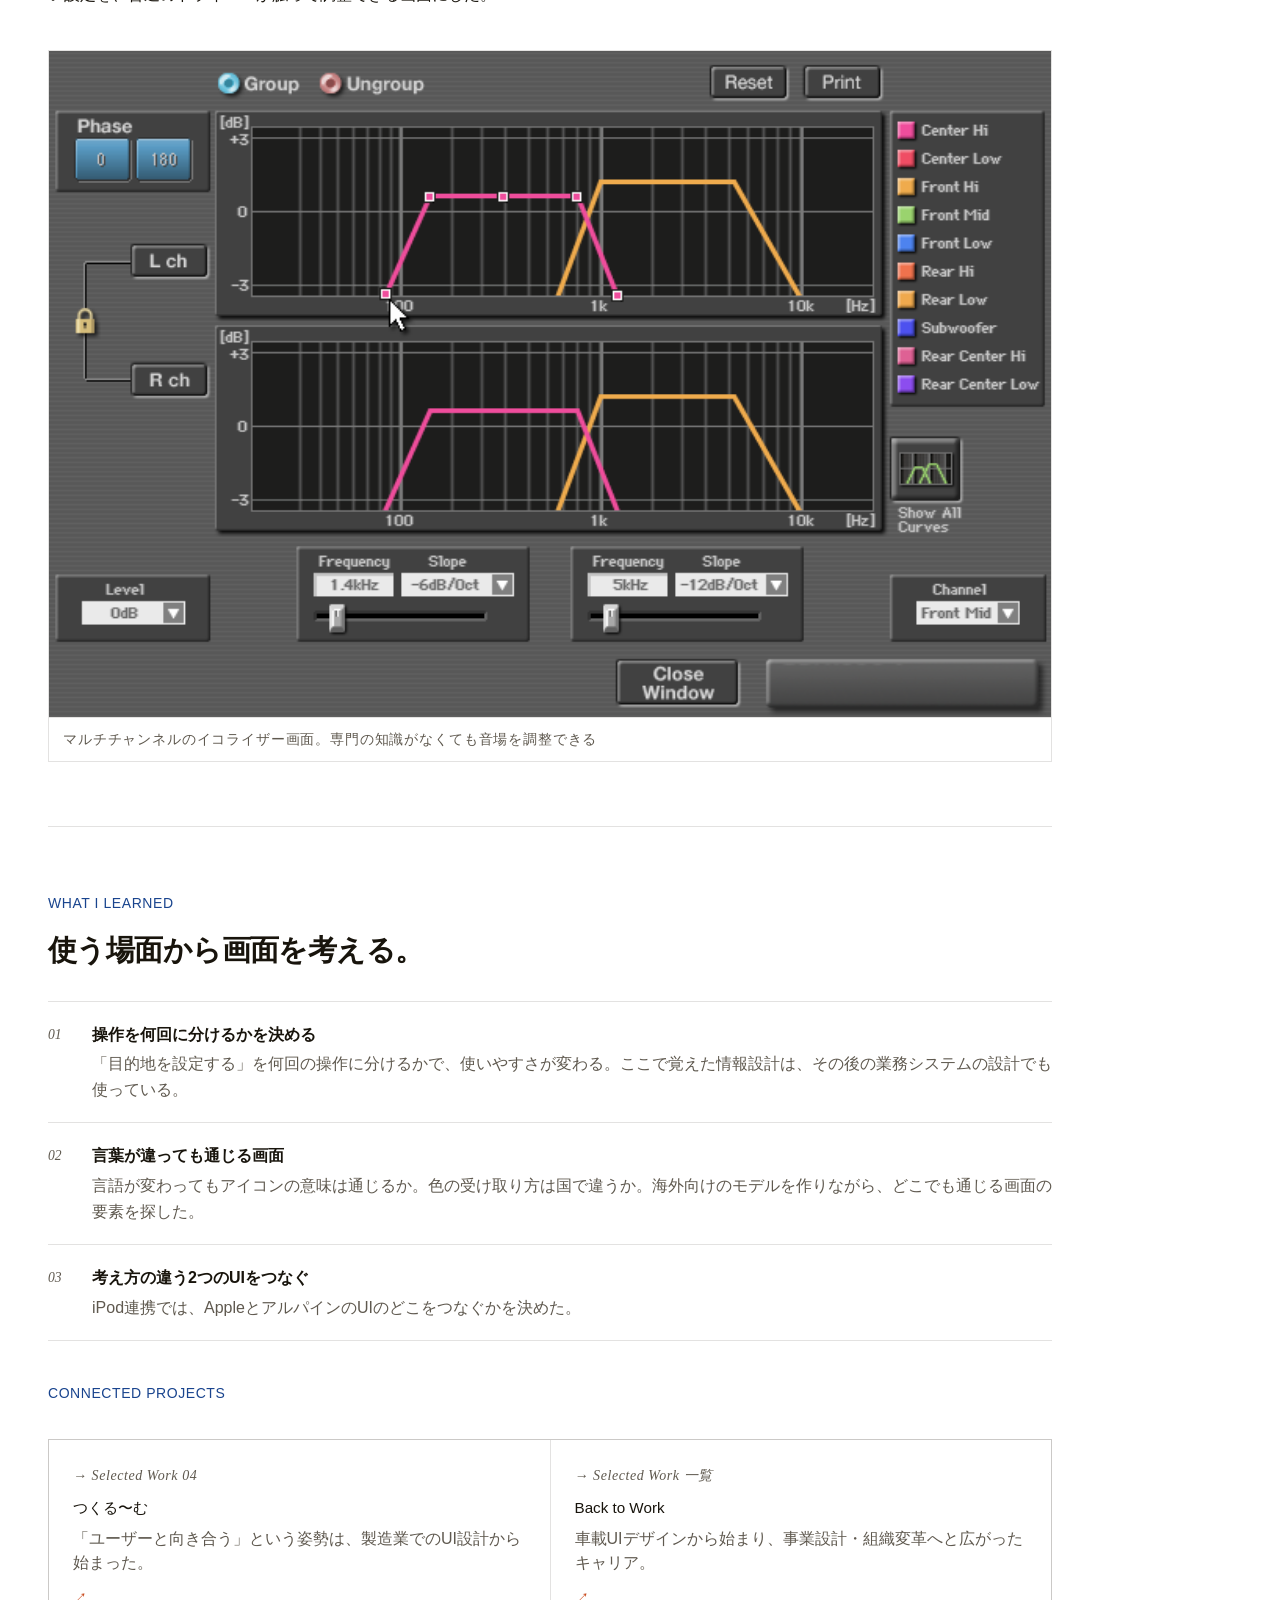
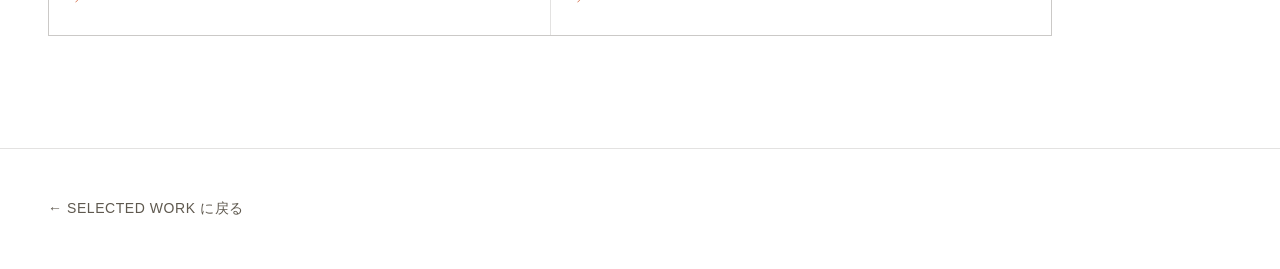
<file: alpine.html>
<!DOCTYPE html>
<html lang="ja">
<head>
  <meta charset="UTF-8">
  <meta name="viewport" content="width=device-width, initial-scale=1.0">
  <link rel="stylesheet" href="css/tokens.css">
  <link rel="stylesheet" href="css/nav.css">
  <link rel="stylesheet" href="css/case.css">
  <meta name="description" content="カーナビゲーションシステムのUI設計から、iPod連携インターフェースの開発まで。">
  <meta property="og:title" content="車載 UI/UX デザイン — Inouchi Ikuo">
  <meta property="og:description" content="カーナビゲーションシステムのUI設計から、iPod連携インターフェースの開発まで。">
  <meta property="og:type" content="website">
  <title>車載 UI/UX デザイン — Inouchi Ikuo</title>
</head>
<body class="tone-alpine">

  <nav>
    <a class="nav-logo" href="index.html">Inouchi Ikuo</a>
    <a class="nav-back" href="index.html">← Back to Portfolio</a>
  </nav>

  <main>

  <div class="case-hero-section">
  <div class="case-hero">
    <p class="case-eyebrow">Selected Work — 08</p>
    <h1 class="case-title">車載 UI/UX<br>デザイン</h1>
    <p class="case-subtitle">カーナビゲーションシステムのUI設計から、iPod連携インターフェースの開発まで。「運転しながら使う」という制約の中で、ユーザーが自然に操作できる画面を作った。</p>
    <dl class="case-meta">
      <div class="case-meta-item">
        <dt>Period</dt>
        <dd>1999 – 2008</dd>
      </div>
      <div class="case-meta-item">
        <dt>Role</dt>
        <dd>UI Designer → Design Lead</dd>
      </div>
      <div class="case-meta-item">
        <dt>Domain</dt>
        <dd>UI/UX · Product Design</dd>
      </div>
    </dl>
  </div>
  </div>

  <div class="case-body">

    <p class="section-label">Context</p>
    <h2>「走りながら使う」UIの難しさ。</h2>
    <p>
      カーナビのUIは、スマートフォンが出る前から「複雑な情報を、限られた注意力で扱う」画面を作っていた分野だった。ドライバーは運転に集中しながら、目的地の設定、音楽の操作、通話の切り替えを行う必要がある。
    </p>
    <p>
      運転中は押し間違えられない。その中で、迷わず使える画面をどう作るか。UIデザイナーの仕事は、ここから始まった。
    </p>

    <div class="screen-grid">
      <div class="screen-item">
        <img loading="lazy" src="images/jiko/image-10.png" alt="カーナビ地図画面">
        <div class="screen-caption">経路を案内している地図の画面</div>
      </div>
      <div class="screen-item">
        <img loading="lazy" src="images/jiko/image-8.png" alt="国選択画面">
        <div class="screen-caption">ヨーロッパ向けモデルの、国を選ぶ画面</div>
      </div>
    </div>

    <hr class="divider">

    <p class="section-label">Design Approach</p>
    <h2>画面は小さく、タッチは粗く、目は前を見ている。</h2>
    <p>
      カーナビUIには明確な制約がある。画面は小さく、タッチ精度は低く、ユーザーの注意は常に分散している。この制約を設計の出発点にして、運転中に必要な情報だけを出す画面にした。
    </p>
    <p>
      海外向けのモデルでは、日本語・英語・ヨーロッパの各言語に対応した。言葉が変わっても同じ手順で操作できるように、画面の組み立てを考えた。情報設計の基本は、ここで覚えた。
    </p>

    <div class="insight-grid">
      <div class="insight-item">
        <div class="insight-label">設計上の制約</div>
        <p class="insight-text">運転中の操作 / 視線の分散 / 小型画面 / タッチ精度 / 多言語対応</p>
      </div>
      <div class="insight-item">
        <div class="insight-label">デザインの原則</div>
        <p class="insight-text">1タップで完結 / 階層を浅く / 重要情報を大きく / 色で状態を伝える</p>
      </div>
    </div>

    <hr class="divider">

    <p class="section-label">iPod Integration</p>
    <h2>iPodの曲をカーナビの画面で選ぶ。</h2>
    <p>
      2006年、Apple iPodとの連携機能の開発プロジェクトを担当した。iPodのライブラリを、カーナビの画面から操作する。迷わず使えるようにするには、AppleのUIとアルパインのUIをどうつなぐかを決める必要があった。
    </p>
    <p>
      iPodで覚えた使い方を、車の画面でもそのまま使えるようにした。メニューの階層、アイコン、文字の大きさまで合わせている。
    </p>

    <div class="screen-grid">
      <div class="screen-item">
        <img loading="lazy" src="images/jiko/image-28.png" alt="iPod連携 楽曲リスト画面">
        <div class="screen-caption">iPodの曲とアーティストの一覧を、カーナビの画面に出す</div>
      </div>
      <div class="screen-item">
        <img loading="lazy" src="images/jiko/image-34.png" alt="iPodスタイルのメニュー画面">
        <div class="screen-caption">iPodと同じ並びのメニュー</div>
      </div>
    </div>

    <div class="case-photo">
      <img loading="lazy" src="images/jiko/image-32.png" alt="Alpine カーオーディオ実機">
      <div class="case-photo-caption">iPodをつないで使えるアルパインのカーオーディオ</div>
    </div>

    <hr class="divider">

    <p class="section-label">Clock Widget</p>
    <h2>画面いっぱいに時計を出す。</h2>
    <p>
      初めてのフルカラー液晶だった。ただし表示は1秒に3枚しか更新できず、メモリも少ない。当時のカーオーディオは、画面の中でイルカが泳いだり車が走ったりする派手な動画を流すのが流行っていたが、この制約ではそういう演出はできない。この制約の中で、何ができるか。
    </p>
    <p>
      普段車を運転しているときのことを考えると、いつも時間を気にしていた。何時に目的地に着くか、今は何時か。車に時計が無かったり、カーオーディオやナビの時計は小さかったりして、見たいときにちゃんと見るのが難しい。それを何度も体験していた。
    </p>
    <p>
      そこで考えたのが、昔家にあったパタパタ時計の動きを画面上で再現することだった。滅多に画面が切り替わらないし、数字の組み合わせなのでメモリも節約できる。1秒に3枚の動きで、「分」が変わる瞬間、「時」が変わる瞬間を、パタパタと十分に表現できた。画面いっぱいの時計があれば、いつでも時間を確認できる。
    </p>
    <p>
      結果としてMac OS Xのダッシュボードウィジェットを想起させるビジュアルになり、「カーオーディオの画面がこんなにカッコよくなるのか」とユーザーの間で話題となって、人気機能のひとつになった。
    </p>
    <p>
      制約があっても、いつも困っていたことには答えられる。UIデザインを面白いと思った仕事のひとつ。
    </p>

    <div class="insight-grid">
      <div class="insight-item">
        <div class="insight-label">制約</div>
        <p class="insight-text">1秒に3枚の更新。少ないメモリ。イルカも車も動かせない。</p>
      </div>
      <div class="insight-item">
        <div class="insight-label">自分の困りごと</div>
        <p class="insight-text">運転中いつも時間を気にしているのに、時計が小さくて見たいときに見えない。</p>
      </div>
    </div>

    <div class="case-photo case-photo-dark">
      <img loading="lazy" src="images/jiko/image-36.png" alt="フリップ時計ウィジェット">
      <div class="case-photo-caption">パタパタ時計の画面。「カーオーディオの画面がこんなにカッコよくなるのか」と話題になった</div>
    </div>

    <div class="pullquote">
      <p>「1秒に3枚しか描けない画面だったから、画面いっぱいの時計にたどり着いた。」</p>
    </div>

    <hr class="divider">

    <p class="section-label">Audio UI</p>
    <h2>音の調整も画面でできるようにする。</h2>
    <p>
      ナビのほかに、高音質オーディオのUIも作った。イコライザー、クロスオーバー、マルチチャンネルの音場補正。音響の専門家が使う細かい設定を、普通のドライバーが触って調整できる画面にした。
    </p>

    <div class="case-photo">
      <img loading="lazy" src="images/jiko/image-72.png" alt="オーディオイコライザーUI">
      <div class="case-photo-caption">マルチチャンネルのイコライザー画面。専門の知識がなくても音場を調整できる</div>
    </div>

    <hr class="divider">

    <p class="section-label">What I Learned</p>
    <h2>使う場面から画面を考える。</h2>

    <ul class="flow-list">
      <li>
        <span class="flow-num">01</span>
        <div class="flow-content">
          <strong>操作を何回に分けるかを決める</strong>
          <span>「目的地を設定する」を何回の操作に分けるかで、使いやすさが変わる。ここで覚えた情報設計は、その後の業務システムの設計でも使っている。</span>
        </div>
      </li>
      <li>
        <span class="flow-num">02</span>
        <div class="flow-content">
          <strong>言葉が違っても通じる画面</strong>
          <span>言語が変わってもアイコンの意味は通じるか。色の受け取り方は国で違うか。海外向けのモデルを作りながら、どこでも通じる画面の要素を探した。</span>
        </div>
      </li>
      <li>
        <span class="flow-num">03</span>
        <div class="flow-content">
          <strong>考え方の違う2つのUIをつなぐ</strong>
          <span>iPod連携では、AppleとアルパインのUIのどこをつなぐかを決めた。</span>
        </div>
      </li>
    </ul>

    <p class="section-label section-label-spaced">Connected Projects</p>
    <div class="connected">
      <div class="connected-item">
        <a href="tsukuroom.html">
          <div class="connected-num">→ Selected Work 04</div>
          <div class="connected-name">つくる〜む</div>
          <div class="connected-desc">「ユーザーと向き合う」という姿勢は、製造業でのUI設計から始まった。</div>
          <div class="connected-arrow">↗</div>
        </a>
      </div>
      <div class="connected-item">
        <a href="index.html#work">
          <div class="connected-num">→ Selected Work 一覧</div>
          <div class="connected-name">Back to Work</div>
          <div class="connected-desc">車載UIデザインから始まり、事業設計・組織変革へと広がったキャリア。</div>
          <div class="connected-arrow">↗</div>
        </a>
      </div>
    </div>

  </div>

  </main>

  <div class="back-section">
    <a class="back-link" href="index.html">← Selected Work に戻る</a>
  </div>

</body>
</html>
</file>
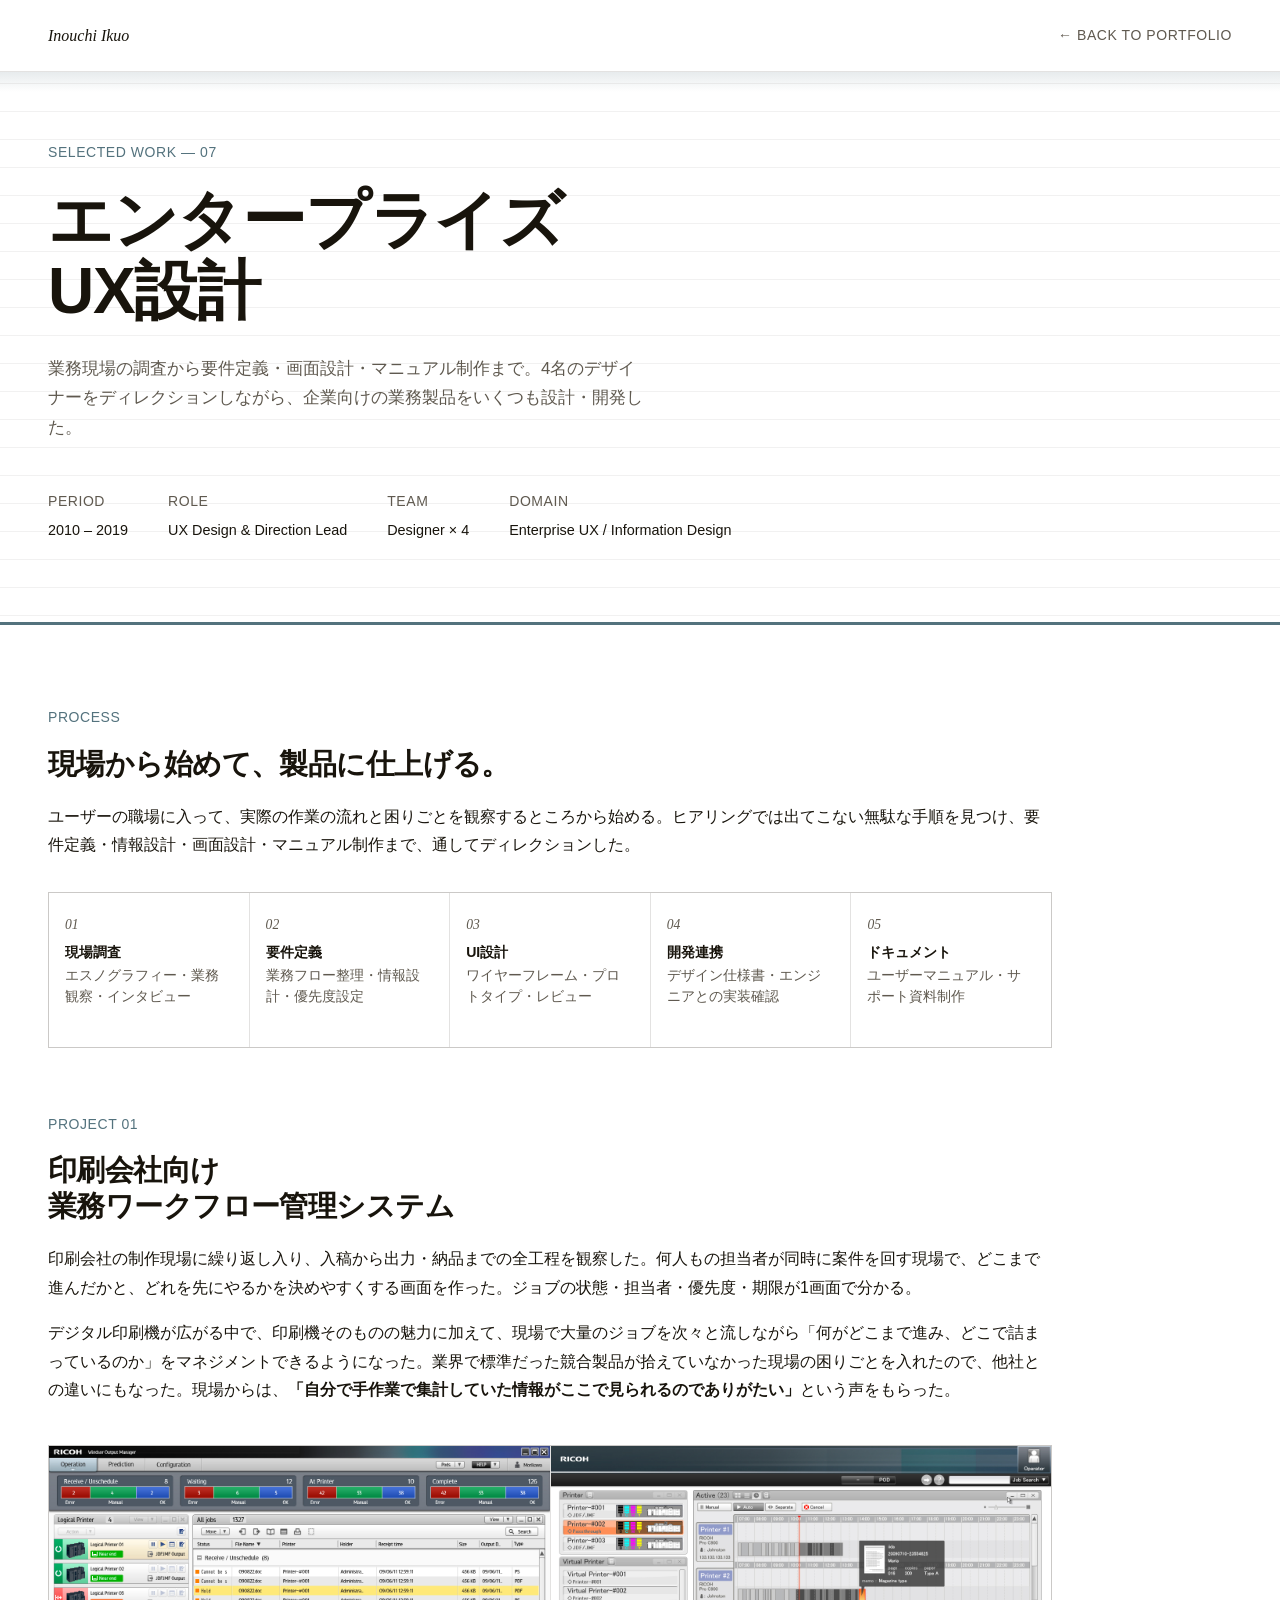
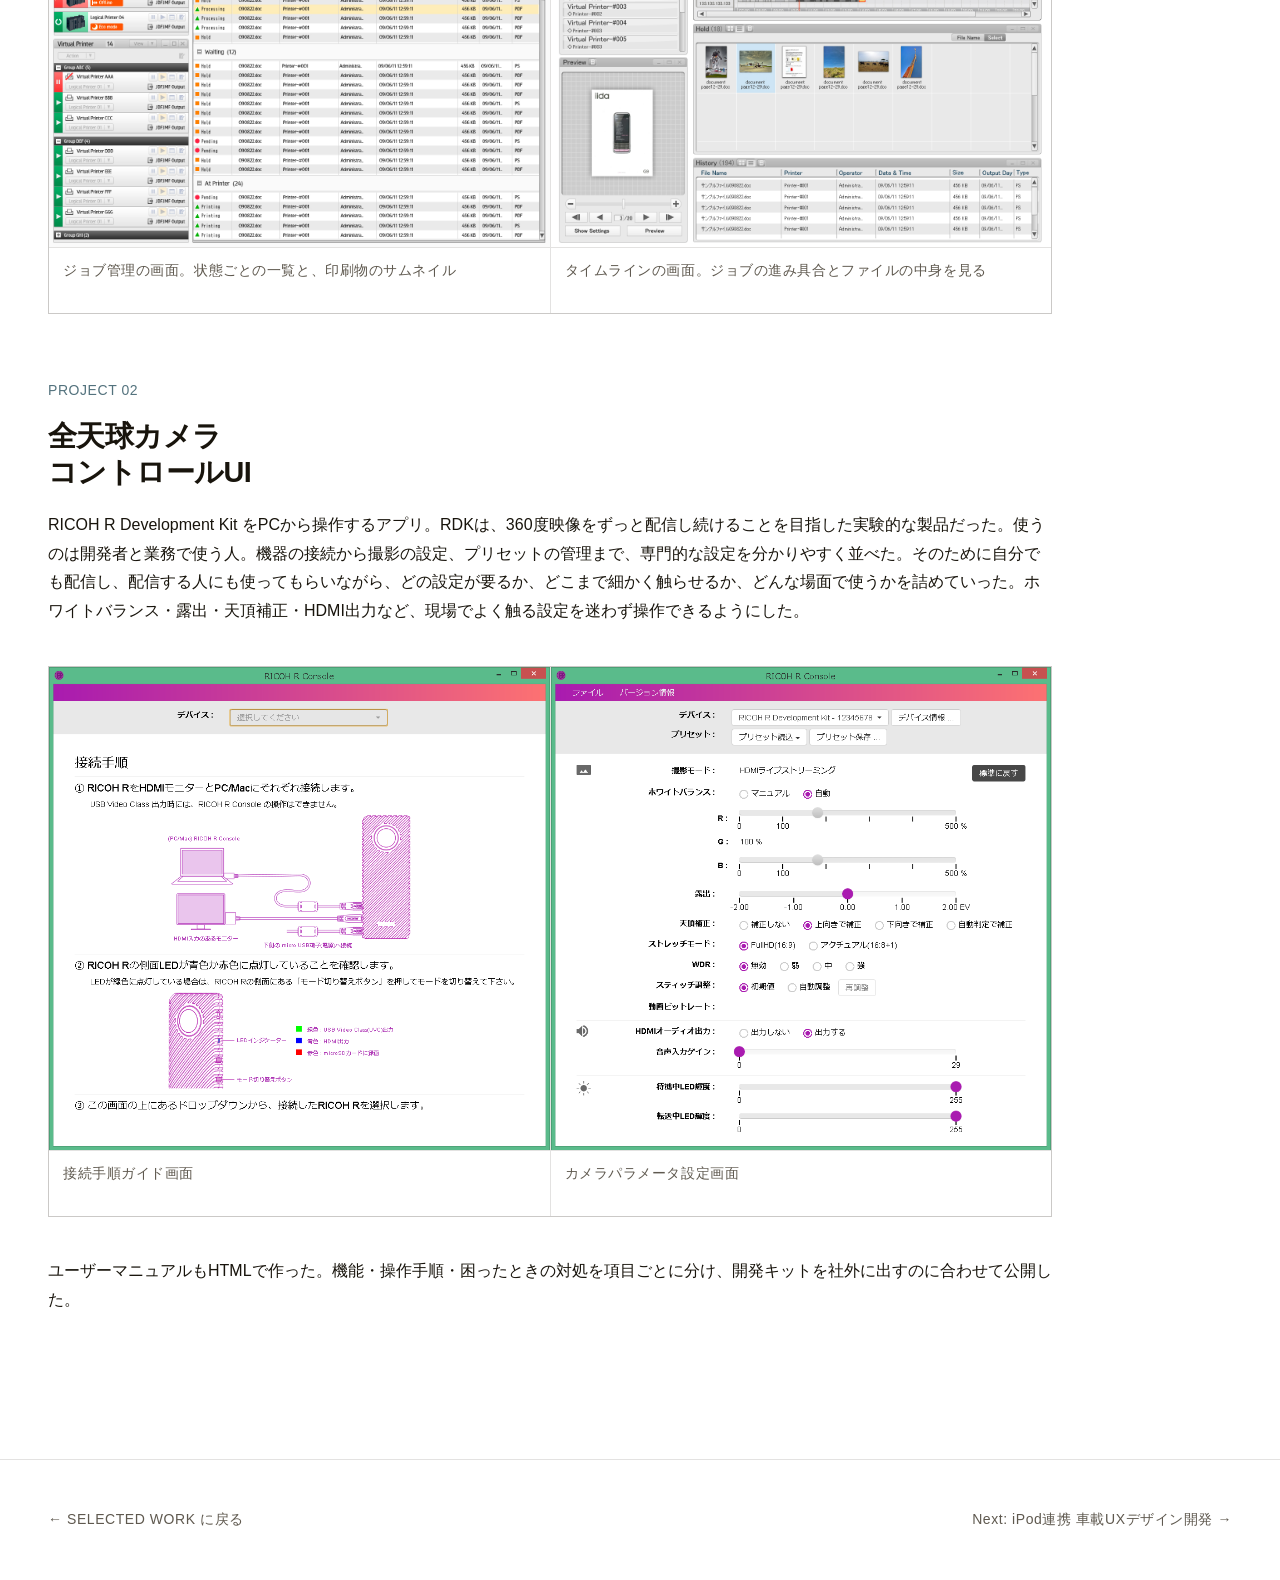
<file: enterprise.html>
<!DOCTYPE html>
<html lang="ja">
<head>
  <meta charset="UTF-8">
  <meta name="viewport" content="width=device-width, initial-scale=1.0">
  <link rel="stylesheet" href="css/tokens.css">
  <link rel="stylesheet" href="css/nav.css">
  <link rel="stylesheet" href="css/case.css">
  <meta name="description" content="業務現場の調査から要件定義・画面設計・マニュアル制作まで。4名のデザイナーをディレクション。">
  <meta property="og:title" content="エンタープライズUX設計 — Inouchi Ikuo">
  <meta property="og:description" content="業務現場の調査から要件定義・画面設計・マニュアル制作まで。4名のデザイナーをディレクション。">
  <meta property="og:type" content="website">
  <title>エンタープライズUX設計 — Inouchi Ikuo</title>
</head>
<body class="tone-enterprise">

  <nav>
    <a class="nav-logo" href="index.html">Inouchi Ikuo</a>
    <a class="nav-back" href="index.html">← Back to Portfolio</a>
  </nav>

  <main>

  <div class="case-hero-section">
  <div class="case-hero">
    <p class="case-eyebrow">Selected Work — 07</p>
    <h1 class="case-title">エンタープライズ<br>UX設計</h1>
    <p class="case-subtitle">業務現場の調査から要件定義・画面設計・マニュアル制作まで。4名のデザイナーをディレクションしながら、企業向けの業務製品をいくつも設計・開発した。</p>
    <dl class="case-meta">
      <div class="case-meta-item">
        <dt>Period</dt>
        <dd>2010 – 2019</dd>
      </div>
      <div class="case-meta-item">
        <dt>Role</dt>
        <dd>UX Design & Direction Lead</dd>
      </div>
      <div class="case-meta-item">
        <dt>Team</dt>
        <dd>Designer × 4</dd>
      </div>
      <div class="case-meta-item">
        <dt>Domain</dt>
        <dd>Enterprise UX / Information Design</dd>
      </div>
    </dl>
  </div>
  </div>

  <div class="case-body">

    <!-- Process -->
    <div class="case-section">
      <p class="section-label">Process</p>
      <h2>現場から始めて、製品に仕上げる。</h2>
      <p>ユーザーの職場に入って、実際の作業の流れと困りごとを観察するところから始める。ヒアリングでは出てこない無駄な手順を見つけ、要件定義・情報設計・画面設計・マニュアル制作まで、通してディレクションした。</p>
      <div class="process-steps">
        <div class="process-step">
          <p class="num">01</p>
          <p class="label">現場調査</p>
          <p class="desc">エスノグラフィー・業務観察・インタビュー</p>
        </div>
        <div class="process-step">
          <p class="num">02</p>
          <p class="label">要件定義</p>
          <p class="desc">業務フロー整理・情報設計・優先度設定</p>
        </div>
        <div class="process-step">
          <p class="num">03</p>
          <p class="label">UI設計</p>
          <p class="desc">ワイヤーフレーム・プロトタイプ・レビュー</p>
        </div>
        <div class="process-step">
          <p class="num">04</p>
          <p class="label">開発連携</p>
          <p class="desc">デザイン仕様書・エンジニアとの実装確認</p>
        </div>
        <div class="process-step">
          <p class="num">05</p>
          <p class="label">ドキュメント</p>
          <p class="desc">ユーザーマニュアル・サポート資料制作</p>
        </div>
      </div>
    </div>

    <!-- Project 1 -->
    <div class="case-section">
      <p class="section-label">Project 01</p>
      <h2>印刷会社向け<br>業務ワークフロー管理システム</h2>
      <p>印刷会社の制作現場に繰り返し入り、入稿から出力・納品までの全工程を観察した。何人もの担当者が同時に案件を回す現場で、どこまで進んだかと、どれを先にやるかを決めやすくする画面を作った。ジョブの状態・担当者・優先度・期限が1画面で分かる。</p>
      <p>デジタル印刷機が広がる中で、印刷機そのものの魅力に加えて、現場で大量のジョブを次々と流しながら「何がどこまで進み、どこで詰まっているのか」をマネジメントできるようになった。業界で標準だった競合製品が拾えていなかった現場の困りごとを入れたので、他社との違いにもなった。現場からは、<strong>「自分で手作業で集計していた情報がここで見られるのでありがたい」</strong>という声をもらった。</p>
      <div class="screen-grid">
        <div class="screen-wrap screen-wrap-flush">
          <img loading="lazy" src="images/enterprise/Rsamary.jpg" alt="印刷会社向けワークフロー管理ダッシュボード">
          <p class="screen-caption">ジョブ管理の画面。状態ごとの一覧と、印刷物のサムネイル</p>
        </div>
        <div class="screen-wrap screen-wrap-flush">
          <img loading="lazy" src="images/enterprise/WOM091102.jpg" alt="ワークフロー タイムライン画面">
          <p class="screen-caption">タイムラインの画面。ジョブの進み具合とファイルの中身を見る</p>
        </div>
      </div>
    </div>

    <!-- Project 2 -->
    <div class="case-section">
      <p class="section-label">Project 02</p>
      <h2>全天球カメラ<br>コントロールUI</h2>
      <p>RICOH R Development Kit をPCから操作するアプリ。RDKは、360度映像をずっと配信し続けることを目指した実験的な製品だった。使うのは開発者と業務で使う人。機器の接続から撮影の設定、プリセットの管理まで、専門的な設定を分かりやすく並べた。そのために自分でも配信し、配信する人にも使ってもらいながら、どの設定が要るか、どこまで細かく触らせるか、どんな場面で使うかを詰めていった。ホワイトバランス・露出・天頂補正・HDMI出力など、現場でよく触る設定を迷わず操作できるようにした。</p>
      <div class="screen-grid">
        <div class="screen-wrap screen-wrap-flush">
          <img loading="lazy" src="images/enterprise/RicohRConsole01.png" alt="RICOH R Console 接続手順">
          <p class="screen-caption">接続手順ガイド画面</p>
        </div>
        <div class="screen-wrap screen-wrap-flush">
          <img loading="lazy" src="images/enterprise/RicohRConsole02.png" alt="RICOH R Console 設定画面">
          <p class="screen-caption">カメラパラメータ設定画面</p>
        </div>
      </div>
      <p>ユーザーマニュアルもHTMLで作った。機能・操作手順・困ったときの対処を項目ごとに分け、開発キットを社外に出すのに合わせて公開した。</p>
    </div>

  </div>

  </main>

  <div class="back-section">
    <a class="back-link" href="index.html">← Selected Work に戻る</a>
    <a class="back-project" href="alpine.html">Next: iPod連携 車載UXデザイン開発 →</a>
  </div>

</body>
</html>
</file>
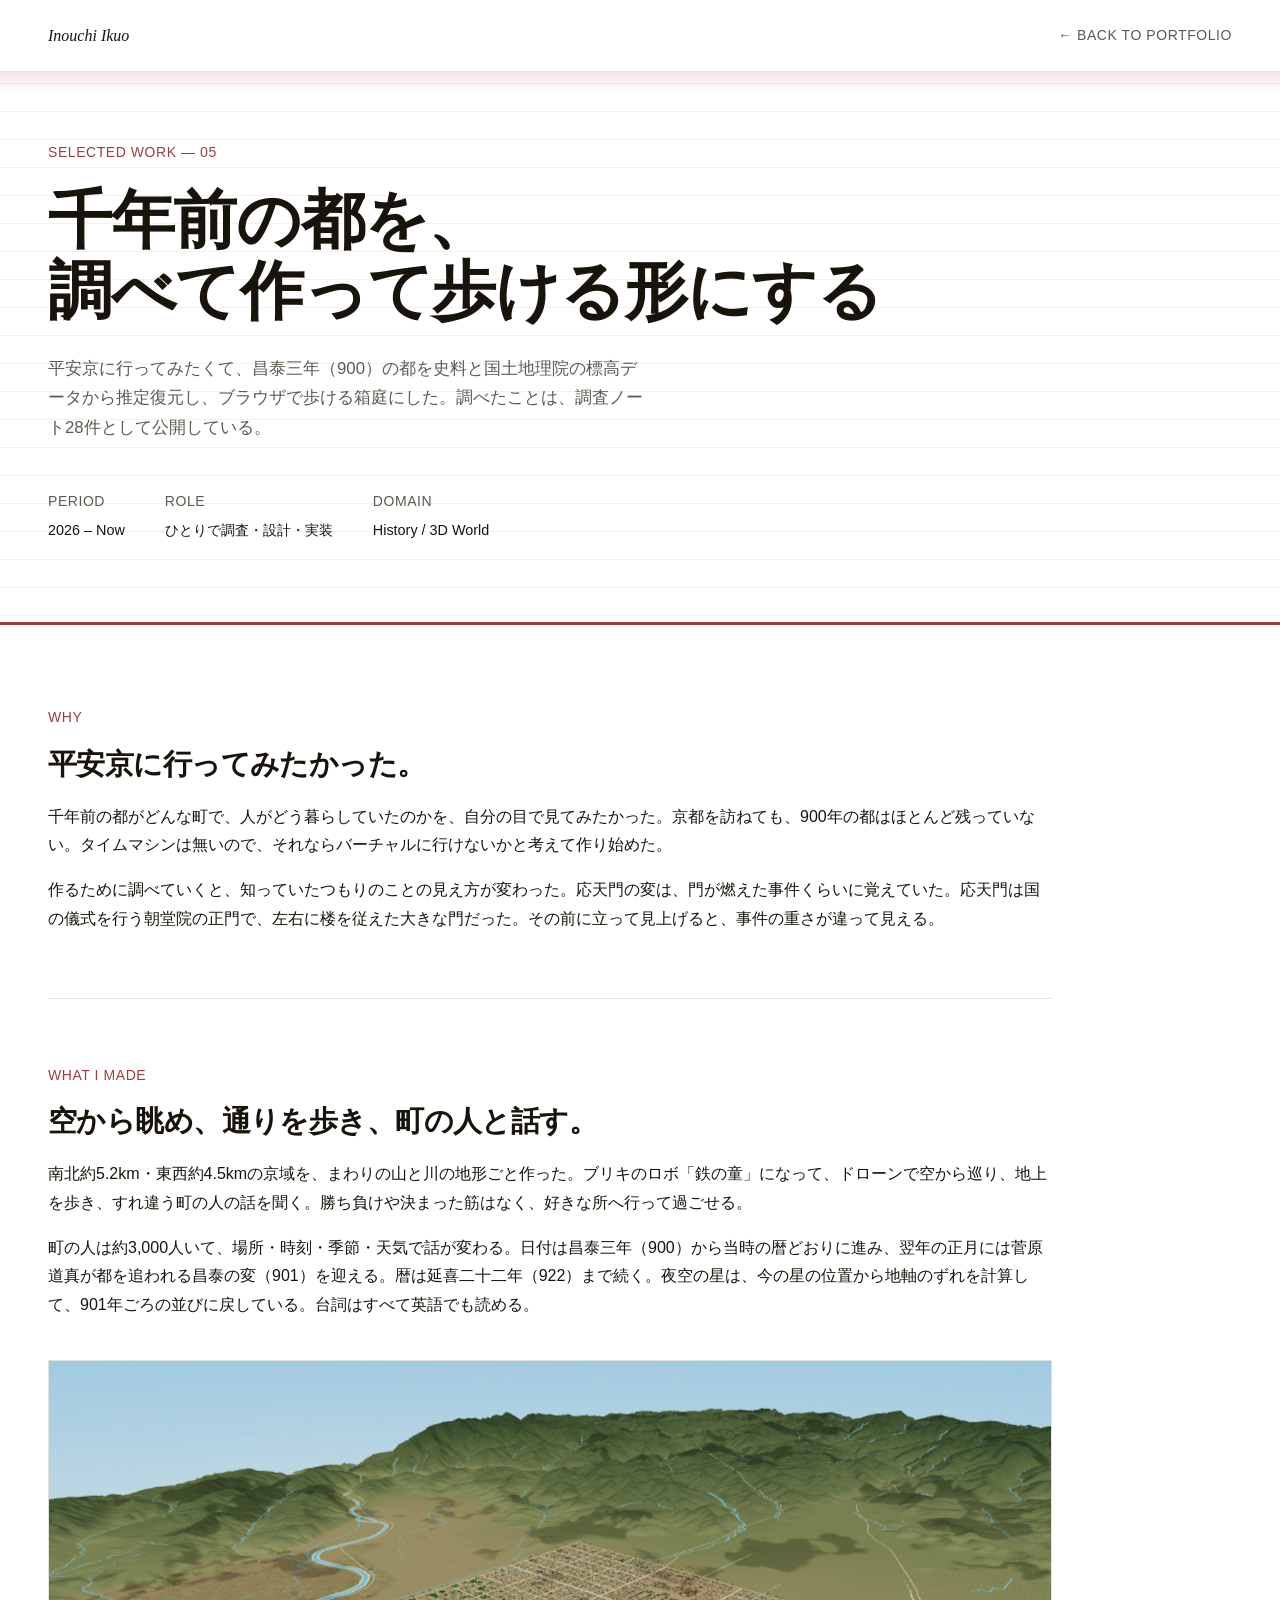
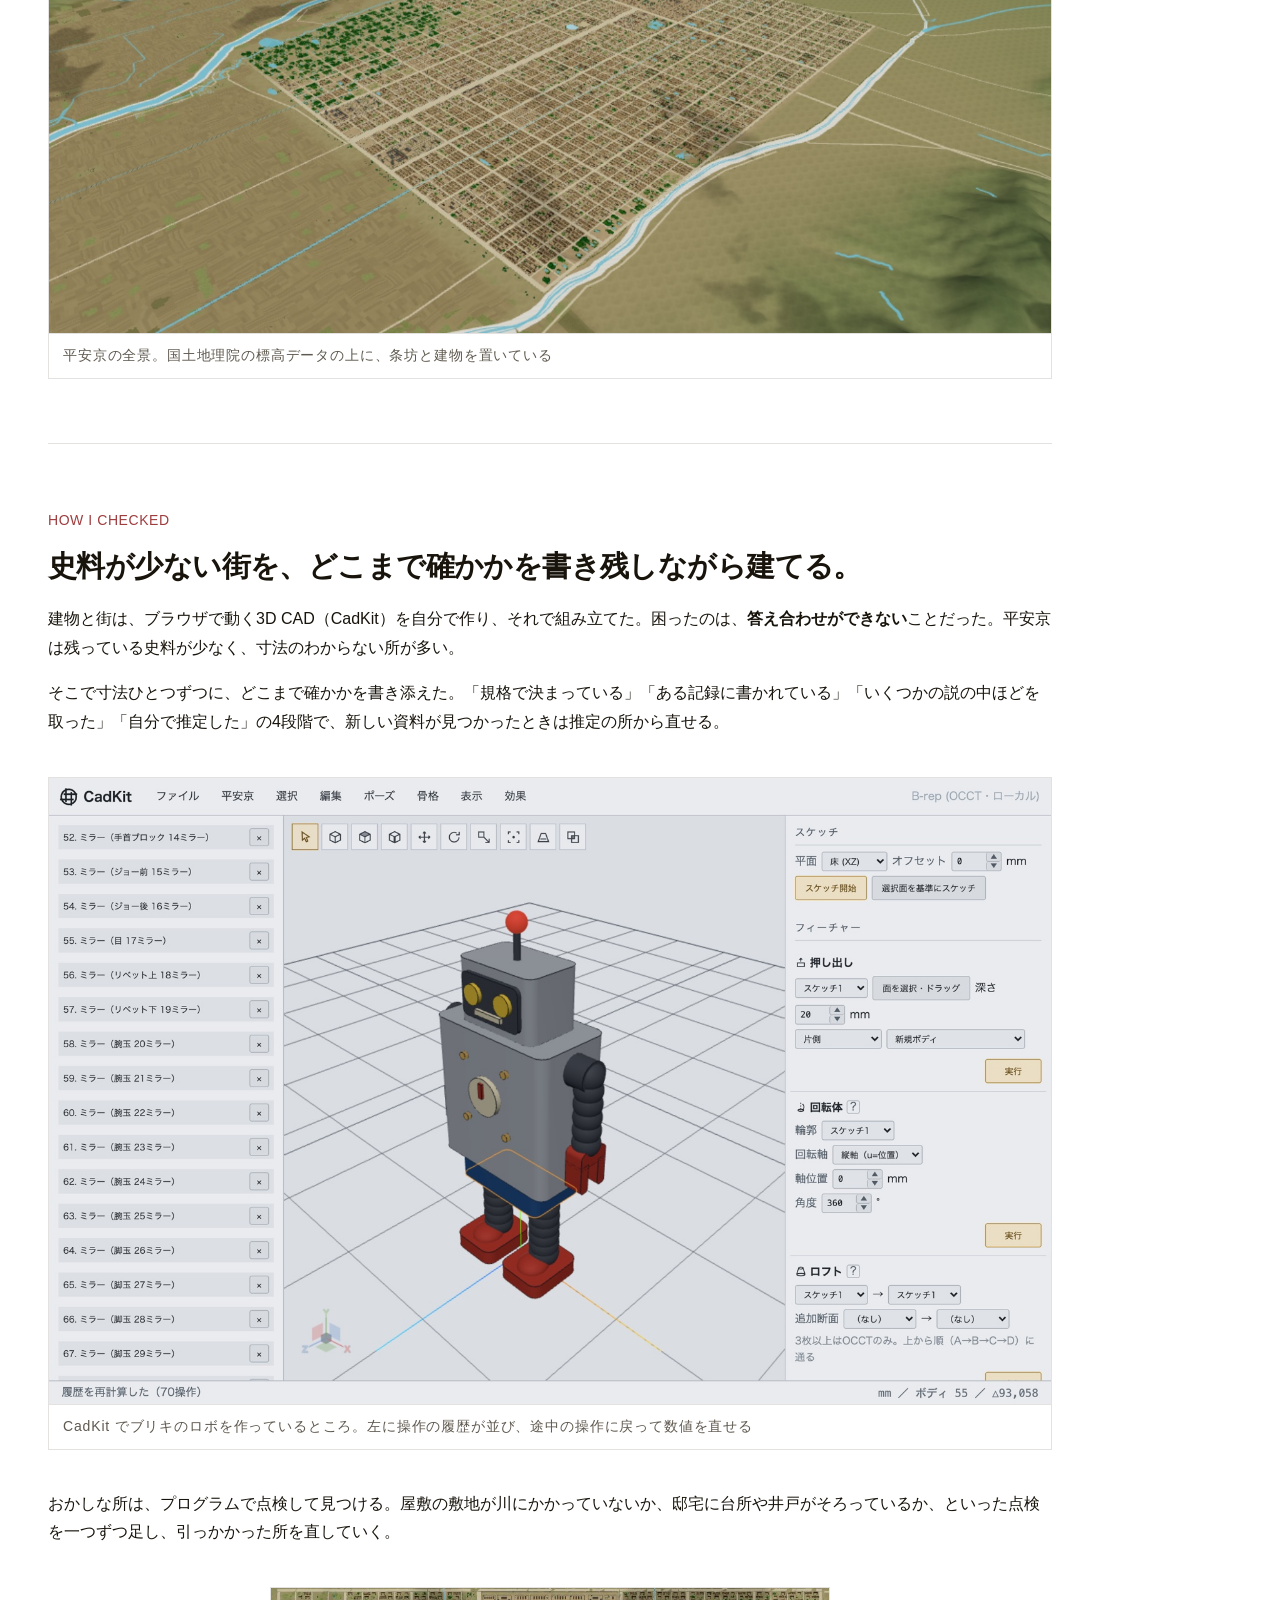
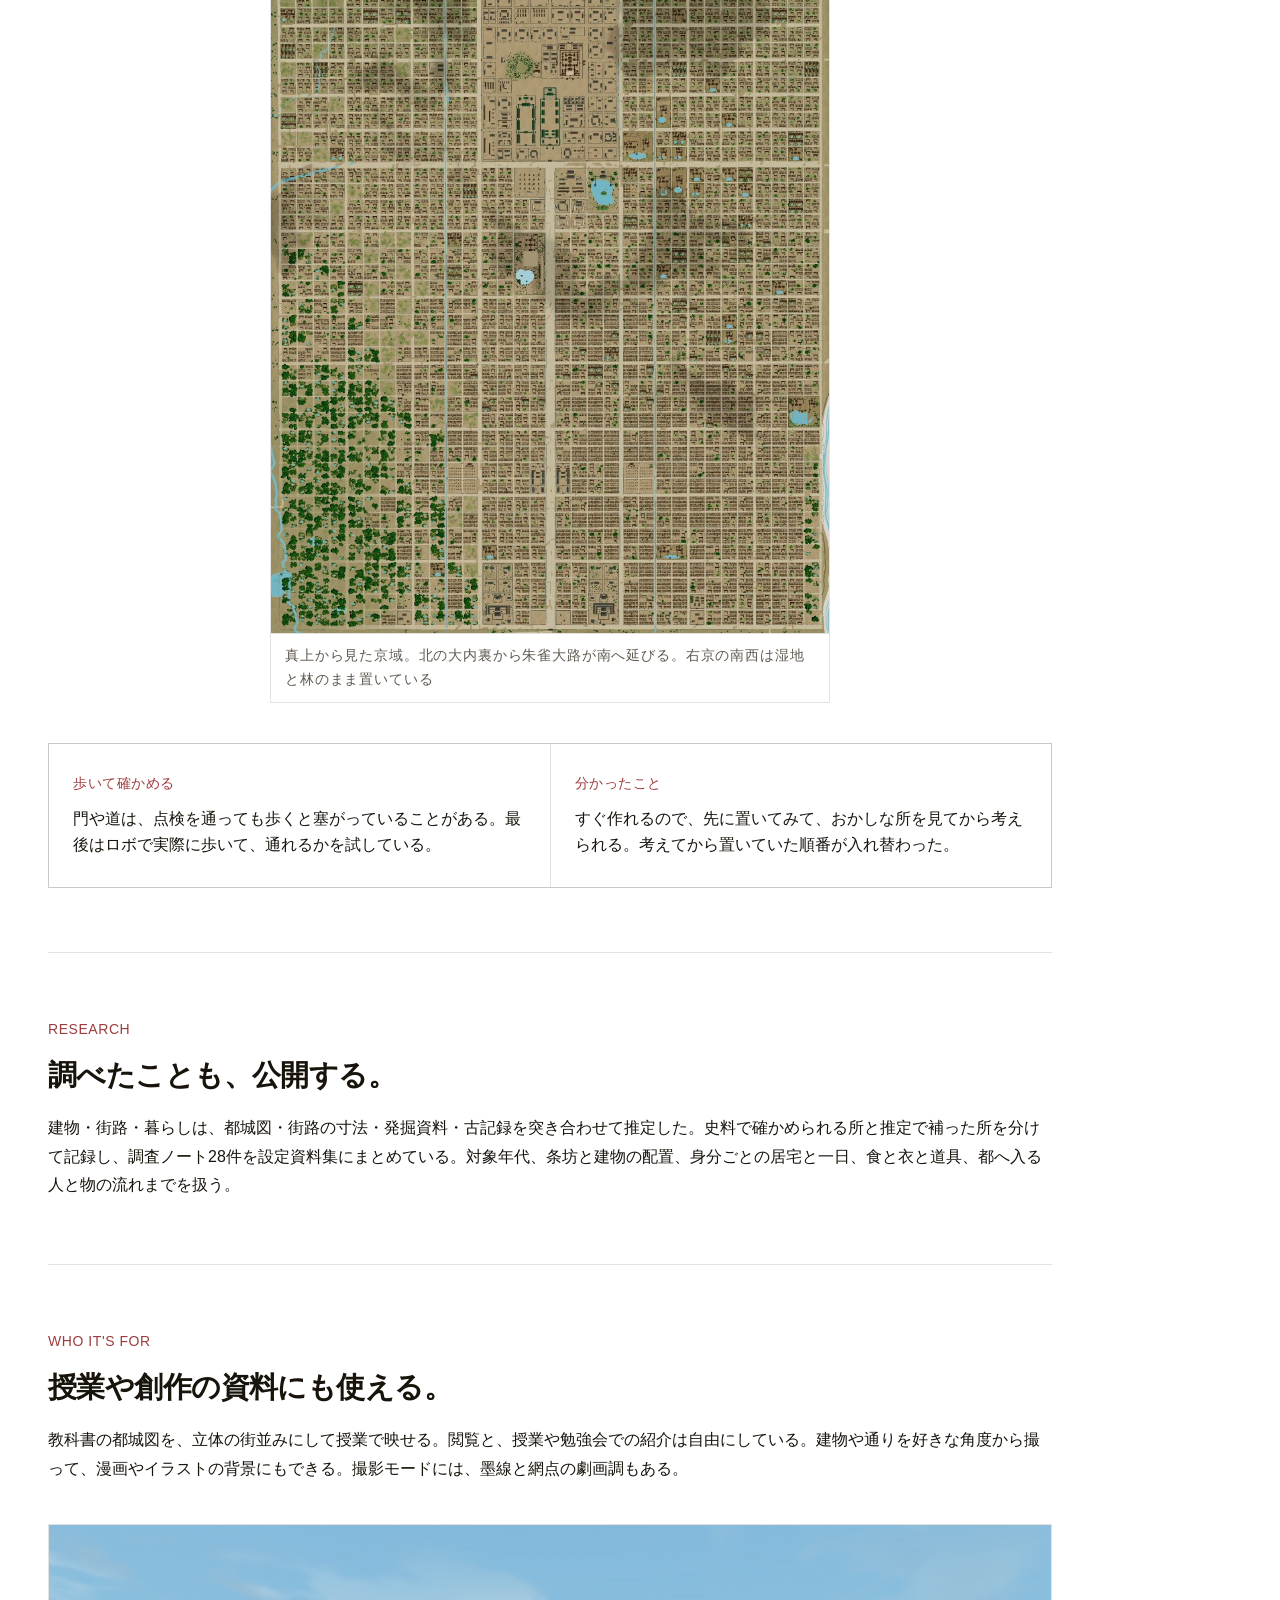
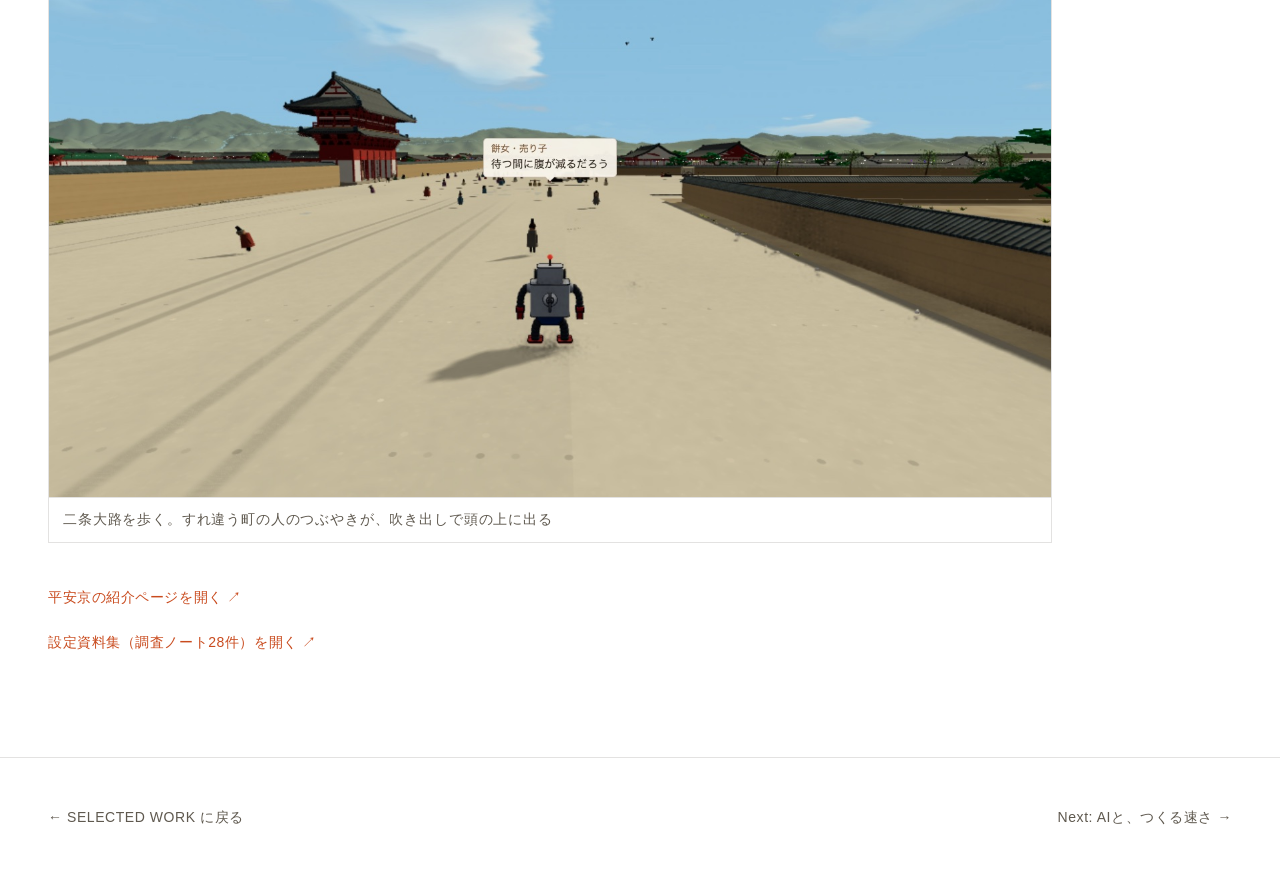
<file: heiankyo.html>
<!DOCTYPE html>
<html lang="ja">
<head>
  <meta charset="UTF-8">
  <meta name="viewport" content="width=device-width, initial-scale=1.0">
  <link rel="stylesheet" href="css/tokens.css">
  <link rel="stylesheet" href="css/nav.css">
  <link rel="stylesheet" href="css/case.css">
  <meta name="description" content="平安京に行ってみたくて、昌泰三年（900）の都を史料と国土地理院の標高データから推定復元し、ブラウザで歩ける箱庭にした。調べたことは調査ノート28件として公開している。">
  <meta property="og:title" content="千年前の都を、調べて作って歩ける形にする — Inouchi Ikuo">
  <meta property="og:description" content="昌泰三年（900）の平安京を、史料と国土地理院の標高データから推定復元し、ブラウザで歩ける箱庭にした。">
  <meta property="og:type" content="website">
  <title>平安京 — Inouchi Ikuo</title>
</head>
<body class="tone-heiankyo">

  <nav>
    <a class="nav-logo" href="index.html">Inouchi Ikuo</a>
    <a class="nav-back" href="index.html">← Back to Portfolio</a>
  </nav>

  <main>

  <div class="case-hero-section">
  <div class="case-hero">
    <p class="case-eyebrow">Selected Work — 05</p>
    <h1 class="case-title">千年前の都を、<br>調べて作って歩ける形にする</h1>
    <p class="case-subtitle">平安京に行ってみたくて、昌泰三年（900）の都を史料と国土地理院の標高データから推定復元し、ブラウザで歩ける箱庭にした。調べたことは、調査ノート28件として公開している。</p>
    <dl class="case-meta">
      <div class="case-meta-item">
        <dt>Period</dt>
        <dd>2026 – Now</dd>
      </div>
      <div class="case-meta-item">
        <dt>Role</dt>
        <dd>ひとりで調査・設計・実装</dd>
      </div>
      <div class="case-meta-item">
        <dt>Domain</dt>
        <dd>History / 3D World</dd>
      </div>
    </dl>
  </div>
  </div>

  <div class="case-body">

    <p class="section-label">Why</p>
    <h2>平安京に行ってみたかった。</h2>
    <p>
      千年前の都がどんな町で、人がどう暮らしていたのかを、自分の目で見てみたかった。京都を訪ねても、900年の都はほとんど残っていない。タイムマシンは無いので、それならバーチャルに行けないかと考えて作り始めた。
    </p>
    <p>
      作るために調べていくと、知っていたつもりのことの見え方が変わった。応天門の変は、門が燃えた事件くらいに覚えていた。応天門は国の儀式を行う朝堂院の正門で、左右に楼を従えた大きな門だった。その前に立って見上げると、事件の重さが違って見える。
    </p>

    <hr class="divider">

    <p class="section-label">What I Made</p>
    <h2>空から眺め、通りを歩き、町の人と話す。</h2>
    <p>
      南北約5.2km・東西約4.5kmの京域を、まわりの山と川の地形ごと作った。ブリキのロボ「鉄の童」になって、ドローンで空から巡り、地上を歩き、すれ違う町の人の話を聞く。勝ち負けや決まった筋はなく、好きな所へ行って過ごせる。
    </p>
    <p>
      町の人は約3,000人いて、場所・時刻・季節・天気で話が変わる。日付は昌泰三年（900）から当時の暦どおりに進み、翌年の正月には菅原道真が都を追われる昌泰の変（901）を迎える。暦は延喜二十二年（922）まで続く。夜空の星は、今の星の位置から地軸のずれを計算して、901年ごろの並びに戻している。台詞はすべて英語でも読める。
    </p>

    <div class="case-photo">
      <img loading="lazy" src="images/heiankyo/zenkei.jpg" width="1500" height="857" alt="北山を背にした平安京の全景。碁盤目の条坊と鴨川・桂川が見える">
      <div class="case-photo-caption">平安京の全景。国土地理院の標高データの上に、条坊と建物を置いている</div>
    </div>

    <hr class="divider">

    <p class="section-label">How I Checked</p>
    <h2>史料が少ない街を、どこまで確かかを書き残しながら建てる。</h2>
    <p>
      建物と街は、ブラウザで動く3D CAD（CadKit）を自分で作り、それで組み立てた。困ったのは、<strong>答え合わせができない</strong>ことだった。平安京は残っている史料が少なく、寸法のわからない所が多い。
    </p>
    <p>
      そこで寸法ひとつずつに、どこまで確かかを書き添えた。「規格で決まっている」「ある記録に書かれている」「いくつかの説の中ほどを取った」「自分で推定した」の4段階で、新しい資料が見つかったときは推定の所から直せる。
    </p>

    <div class="case-photo">
      <img loading="lazy" src="images/heiankyo/cadkit.jpg" width="1600" height="1000" alt="CadKitの編集画面。中央にブリキのロボ、左に操作の履歴、右に押し出しや回転体の設定">
      <div class="case-photo-caption">CadKit でブリキのロボを作っているところ。左に操作の履歴が並び、途中の操作に戻って数値を直せる</div>
    </div>

    <p>
      おかしな所は、プログラムで点検して見つける。屋敷の敷地が川にかかっていないか、邸宅に台所や井戸がそろっているか、といった点検を一つずつ足し、引っかかった所を直していく。
    </p>

    <div class="case-photo case-photo-fit case-photo-map">
      <img loading="lazy" src="images/heiankyo/heiankyo-map.jpg" width="832" height="962" alt="真上から見た平安京。北の端に大内裏、中央を朱雀大路が南の羅城門まで延びる">
      <div class="case-photo-caption">真上から見た京域。北の大内裏から朱雀大路が南へ延びる。右京の南西は湿地と林のまま置いている</div>
    </div>

    <div class="insight-grid">
      <div class="insight-item">
        <div class="insight-label">歩いて確かめる</div>
        <p class="insight-text">門や道は、点検を通っても歩くと塞がっていることがある。最後はロボで実際に歩いて、通れるかを試している。</p>
      </div>
      <div class="insight-item">
        <div class="insight-label">分かったこと</div>
        <p class="insight-text">すぐ作れるので、先に置いてみて、おかしな所を見てから考えられる。考えてから置いていた順番が入れ替わった。</p>
      </div>
    </div>

    <hr class="divider">

    <p class="section-label">Research</p>
    <h2>調べたことも、公開する。</h2>
    <p>
      建物・街路・暮らしは、都城図・街路の寸法・発掘資料・古記録を突き合わせて推定した。史料で確かめられる所と推定で補った所を分けて記録し、調査ノート28件を設定資料集にまとめている。対象年代、条坊と建物の配置、身分ごとの居宅と一日、食と衣と道具、都へ入る人と物の流れまでを扱う。
    </p>

    <hr class="divider">

    <p class="section-label">Who It's For</p>
    <h2>授業や創作の資料にも使える。</h2>
    <p>
      教科書の都城図を、立体の街並みにして授業で映せる。閲覧と、授業や勉強会での紹介は自由にしている。建物や通りを好きな角度から撮って、漫画やイラストの背景にもできる。撮影モードには、墨線と網点の劇画調もある。
    </p>

    <div class="case-photo">
      <img loading="lazy" src="images/heiankyo/nijo-robo.jpg" width="1500" height="857" alt="二条大路を歩くロボと、町の人の吹き出し。左奥に朱雀門">
      <div class="case-photo-caption">二条大路を歩く。すれ違う町の人のつぶやきが、吹き出しで頭の上に出る</div>
    </div>

    <p><a class="artifact-link" href="https://ino0190.github.io/heiankyo/" target="_blank" rel="noopener">平安京の紹介ページを開く ↗</a></p>
    <p><a class="artifact-link" href="https://ino0190.github.io/heiankyo/research/" target="_blank" rel="noopener">設定資料集（調査ノート28件）を開く ↗</a></p>

  </div>

  </main>

  <div class="back-section">
    <a class="back-link" href="index.html">← Selected Work に戻る</a>
    <a class="back-project" href="making.html">Next: AIと、つくる速さ →</a>
  </div>

</body>
</html>
</file>
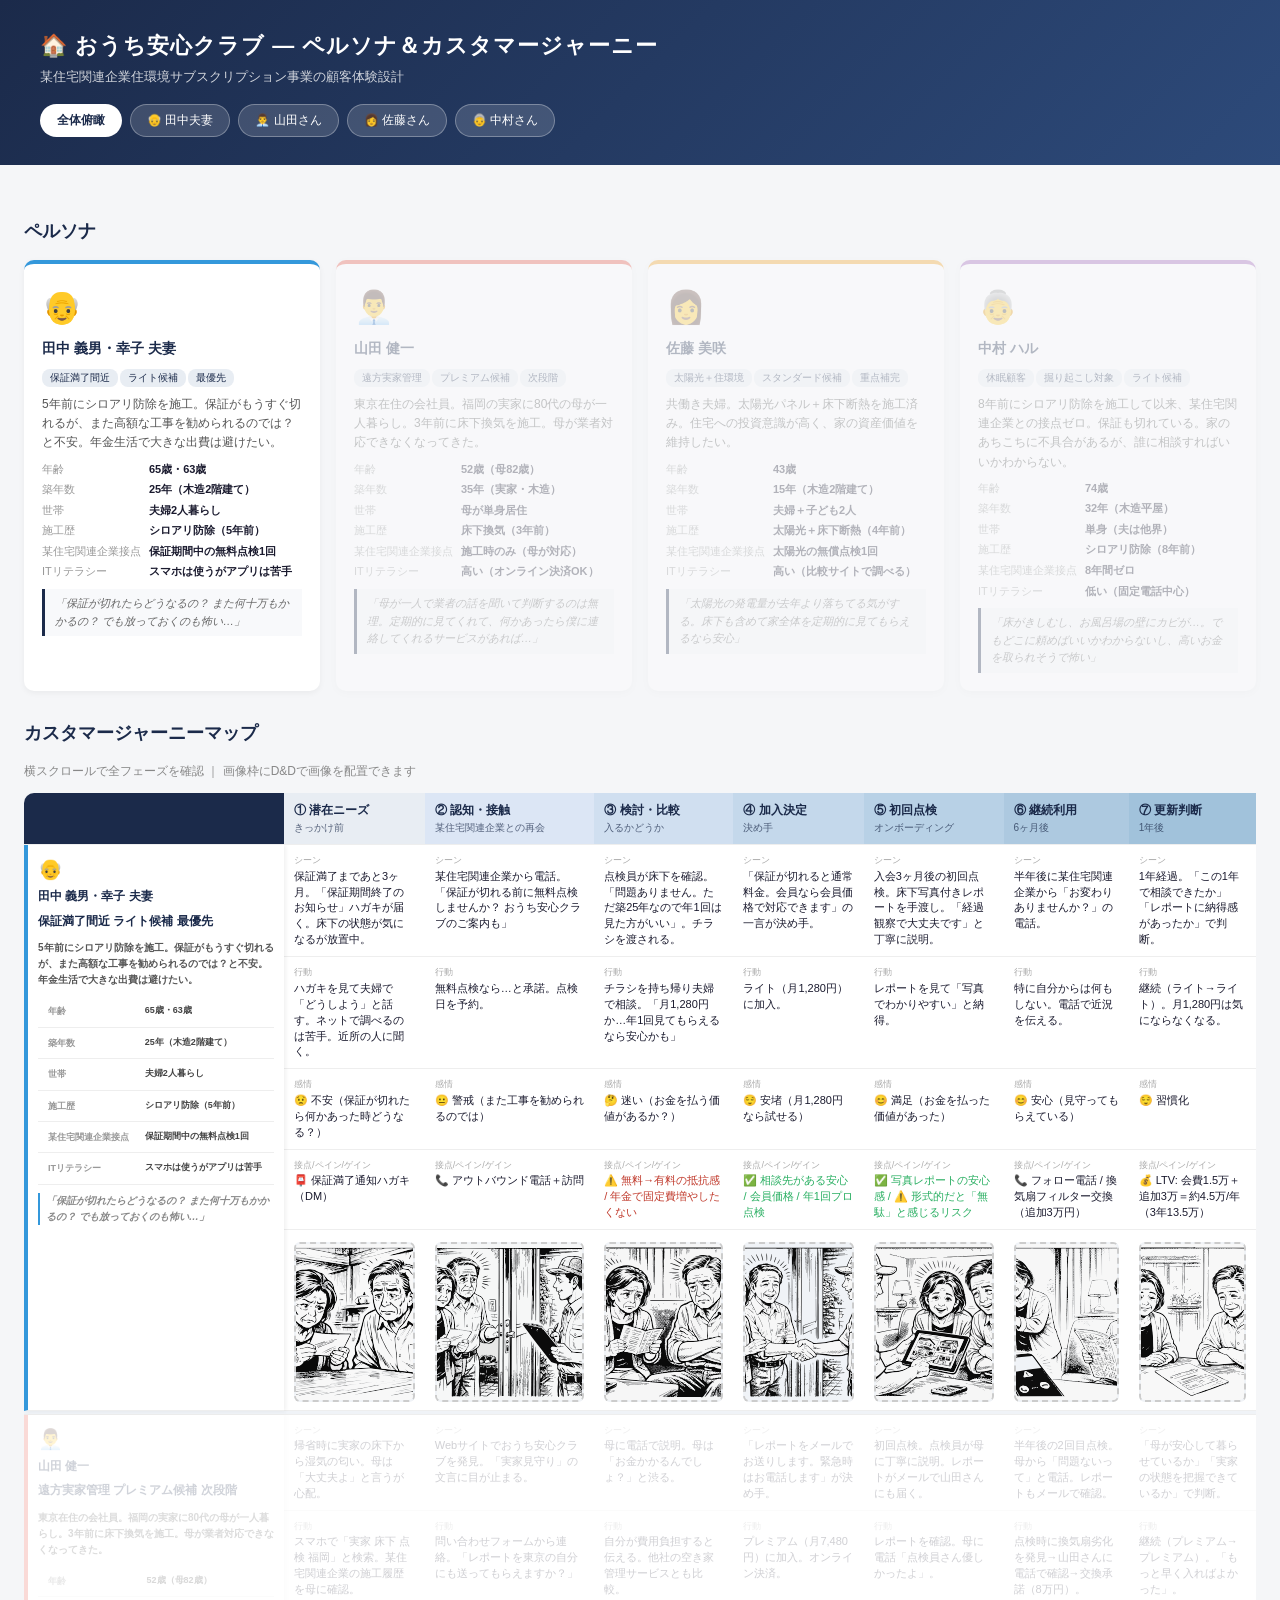
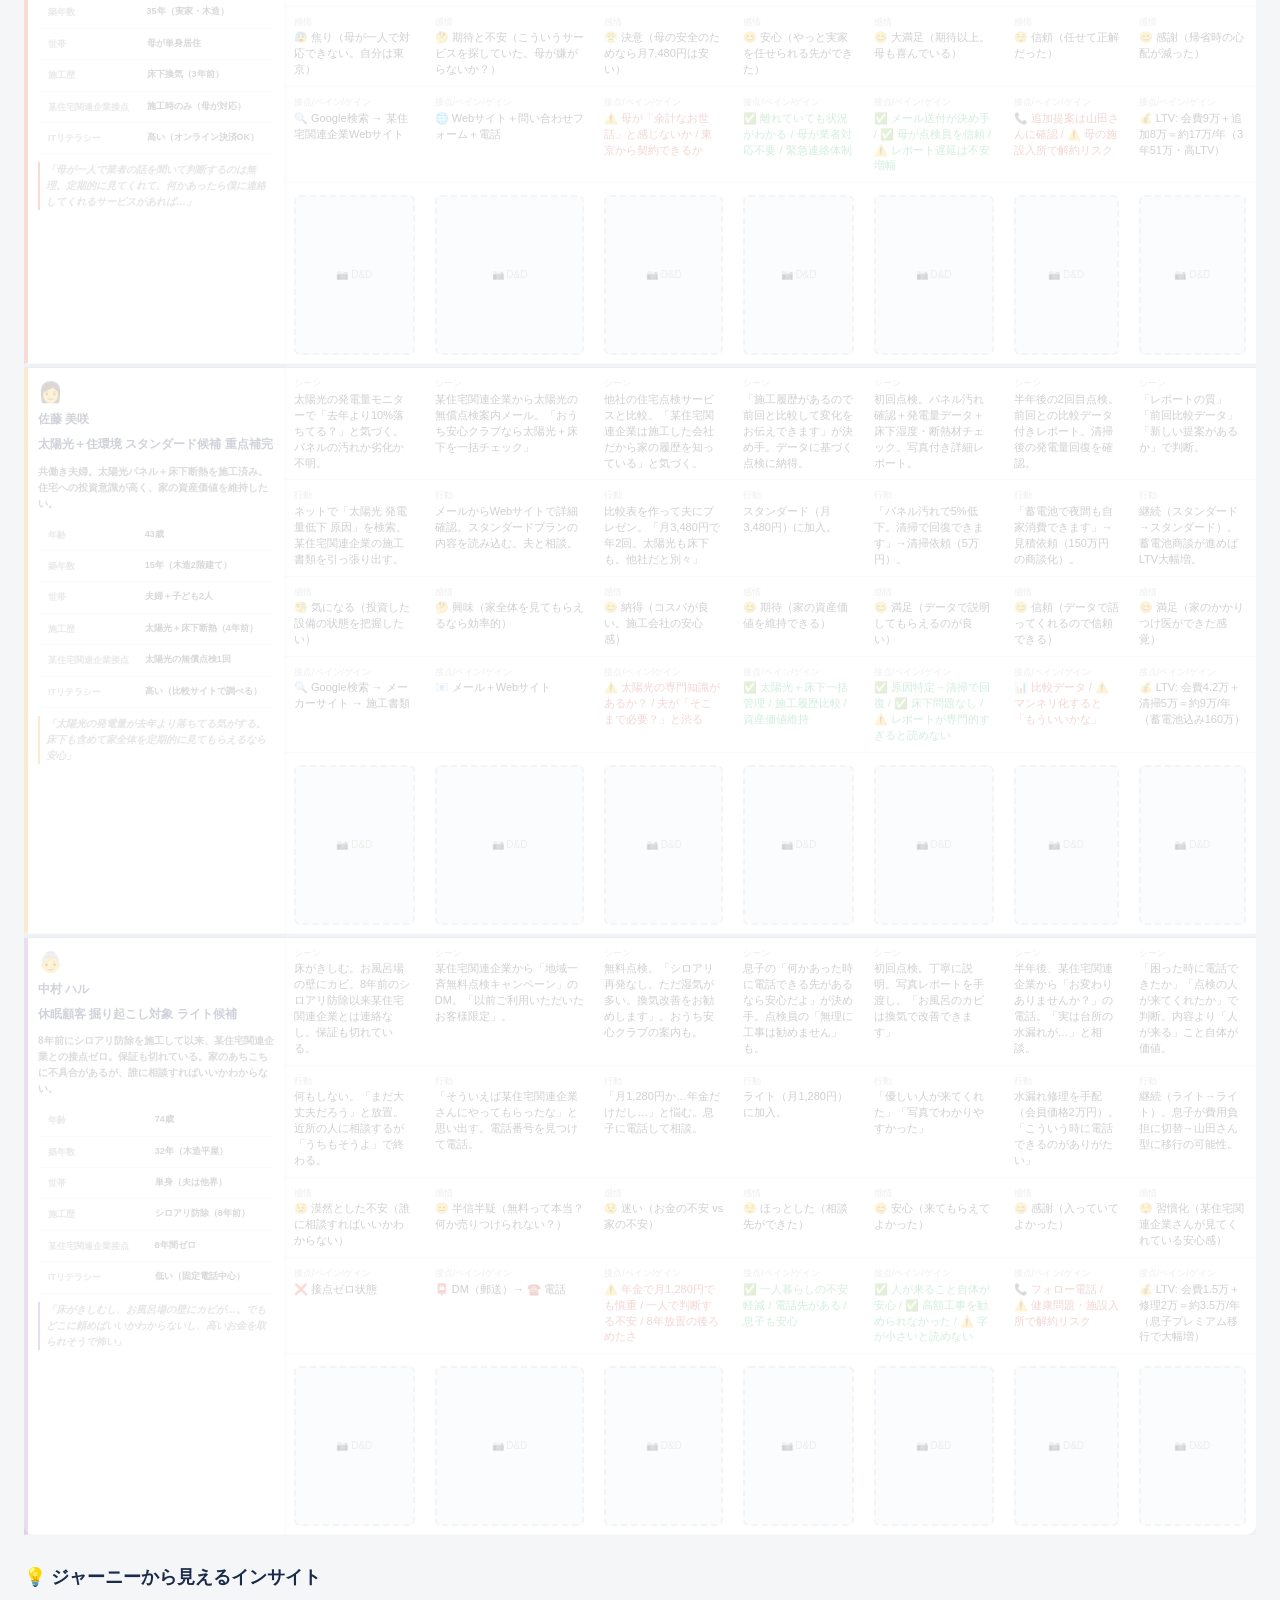
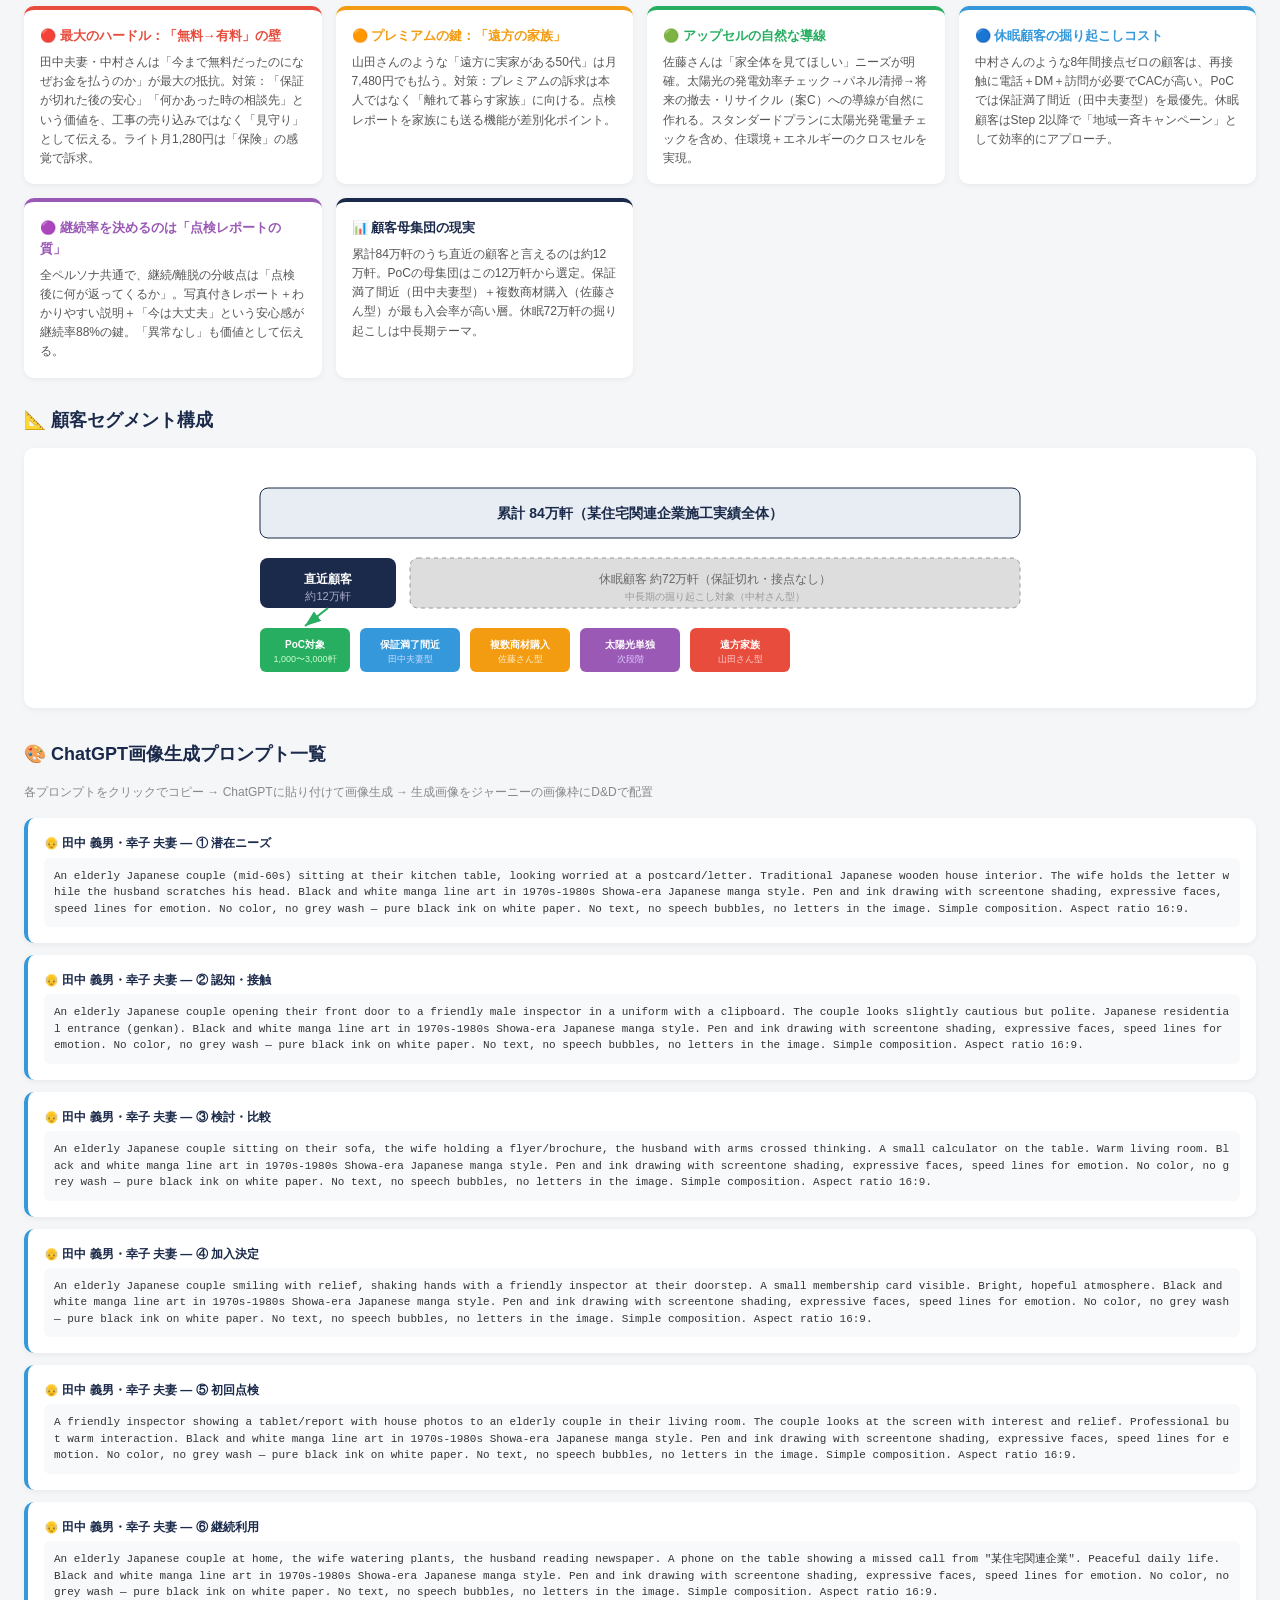
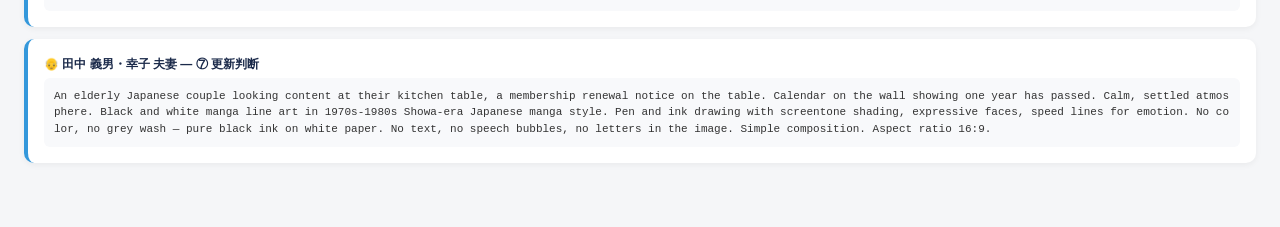
<file: journey-sample.html>
<!DOCTYPE html>
<html lang="ja">
<head>
<meta charset="UTF-8">
<meta name="viewport" content="width=device-width, initial-scale=1.0">
<title>カスタマージャーニーマップ — 某住宅関連企業 おうち安心サービス</title>
<style>
*{margin:0;padding:0;box-sizing:border-box}
body{font-family:'Yu Gothic','Hiragino Sans',sans-serif;background:#f5f6f8;color:#1a1a2e;line-height:1.6}
.header{background:linear-gradient(135deg,#1B2A4A 0%,#2d4a7a 100%);color:#fff;padding:28px 40px}
.header h1{font-size:22px;font-weight:700;letter-spacing:1px}
.header p{font-size:13px;opacity:.8;margin-top:4px}
.tabs{display:flex;gap:8px;margin-top:16px;flex-wrap:wrap}
.tabs button{background:rgba(255,255,255,.15);border:1px solid rgba(255,255,255,.3);color:#fff;padding:7px 16px;border-radius:20px;cursor:pointer;font-size:12px;transition:.2s}
.tabs button:hover,.tabs button.active{background:#fff;color:#1B2A4A;font-weight:700}
.container{max-width:1600px;margin:0 auto;padding:24px}
h2.sec{font-size:18px;color:#1B2A4A;margin:28px 0 14px}

/* ペルソナカード */
.pgrid{display:grid;grid-template-columns:repeat(4,1fr);gap:16px;margin-bottom:24px}
.pcard{background:#fff;border-radius:10px;padding:18px;box-shadow:0 2px 6px rgba(0,0,0,.05);border-top:4px solid #ccc;cursor:pointer;transition:.15s}
.pcard:hover{box-shadow:0 4px 14px rgba(0,0,0,.1)}
.pcard.on{border-top-color:#1B2A4A}
.pcard .icon{font-size:32px}
.pcard .nm{font-size:14px;font-weight:700;color:#1B2A4A;margin:4px 0}
.pcard .tg{display:inline-block;background:#e8edf3;color:#1B2A4A;font-size:10px;padding:1px 8px;border-radius:8px;margin:2px 2px 0 0}
.pcard .desc{font-size:12px;color:#555;margin-top:6px}
.pcard .qt{background:#f8f9fb;border-left:3px solid #1B2A4A;padding:6px 10px;margin-top:8px;font-size:11px;color:#666;font-style:italic}
.pcard dl{display:grid;grid-template-columns:auto 1fr;gap:3px 8px;margin-top:8px;font-size:11px}
.pcard dt{color:#999}.pcard dd{color:#1a1a2e;font-weight:600}

/* 横型ジャーニーテーブル */
.jtable-wrap{overflow-x:auto;margin-bottom:24px}
table.jt{border-collapse:separate;border-spacing:0;width:100%;min-width:1200px;background:#fff;border-radius:10px;box-shadow:0 2px 6px rgba(0,0,0,.05);font-size:11px}
table.jt th,table.jt td{padding:8px 10px;vertical-align:top;border-bottom:1px solid #eee;text-align:left}
table.jt thead th{background:#1B2A4A;color:#fff;font-size:11px;font-weight:600;position:sticky;top:0;z-index:2;white-space:nowrap}
table.jt tbody th{position:sticky;left:0;z-index:1;background:#fff;min-width:260px;max-width:260px;box-shadow:2px 0 4px rgba(0,0,0,.06)}
table.jt thead th:first-child{border-radius:10px 0 0 0;width:260px;position:sticky;left:0;z-index:3}
table.jt tbody th{background:#fff;font-weight:700;color:#1B2A4A;position:sticky;left:0;z-index:1;white-space:normal;word-break:break-all;font-size:12px;min-width:260px;max-width:260px;box-shadow:2px 0 4px rgba(0,0,0,.06)}
table.jt td.dim{opacity:.2}
table.jt .emotion{font-size:12px}
table.jt .pain{color:#c0392b}
table.jt .gain{color:#27ae60}
table.jt .img-placeholder{width:100%;height:160px;background:#f0f3f7;border:2px dashed #ccc;border-radius:6px;display:flex;align-items:center;justify-content:center;color:#aaa;font-size:10px;margin-top:4px;cursor:pointer;overflow:hidden;position:relative}
table.jt .img-placeholder img{width:100%;height:100%;object-fit:cover;border-radius:4px}
table.jt .img-placeholder .drop-hint{position:absolute;pointer-events:none}

/* インサイト */
.igrid{display:grid;grid-template-columns:repeat(auto-fit,minmax(280px,1fr));gap:14px}
.icard{background:#fff;border-radius:10px;padding:16px;box-shadow:0 2px 6px rgba(0,0,0,.05);border-top:4px solid #ccc}
.icard .it{font-size:13px;font-weight:700;margin-bottom:6px}
.icard .ib{font-size:12px;color:#555}

/* セグメント */
.seg-wrap{background:#fff;border-radius:10px;padding:20px;box-shadow:0 2px 6px rgba(0,0,0,.05);margin-bottom:24px}

/* プロンプト */
.prompt-section{margin-top:32px;margin-bottom:40px}
.prompt-card{background:#fff;border-radius:10px;padding:16px;box-shadow:0 2px 6px rgba(0,0,0,.05);margin-bottom:12px;border-left:4px solid #1B2A4A}
.prompt-card .plabel{font-size:12px;font-weight:700;color:#1B2A4A;margin-bottom:4px}
.prompt-card pre{font-size:11px;background:#f8f9fb;padding:10px;border-radius:6px;white-space:pre-wrap;word-break:break-all;line-height:1.5;color:#333;cursor:pointer;position:relative}
.prompt-card pre:hover::after{content:'📋 クリックでコピー';position:absolute;top:4px;right:8px;font-size:10px;color:#1B2A4A;background:#e8edf3;padding:2px 8px;border-radius:4px}
.copied-toast{position:fixed;bottom:20px;right:20px;background:#27ae60;color:#fff;padding:10px 20px;border-radius:8px;font-size:13px;z-index:999;display:none}
</style>
</head>
<body>

<div class="header">
  <h1>🏠 おうち安心クラブ — ペルソナ＆カスタマージャーニー</h1>
  <p>某住宅関連企業住環境サブスクリプション事業の顧客体験設計</p>
  <div class="tabs" id="tabs">
    <button class="active" onclick="filter(-1)">全体俯瞰</button>
    <button onclick="filter(0)">👴 田中夫妻</button>
    <button onclick="filter(1)">👨‍💼 山田さん</button>
    <button onclick="filter(2)">👩 佐藤さん</button>
    <button onclick="filter(3)">👵 中村さん</button>
  </div>
</div>

<div class="container">

<!-- ペルソナカード -->
<h2 class="sec">ペルソナ</h2>
<div class="pgrid" id="pgrid"></div>

<!-- 横型ジャーニー -->
<h2 class="sec">カスタマージャーニーマップ</h2>
<p style="font-size:12px;color:#888;margin-bottom:12px">横スクロールで全フェーズを確認 ｜ 画像枠にD&amp;Dで画像を配置できます</p>
<div class="jtable-wrap">
<table class="jt" id="jtable"></table>
</div>

<!-- インサイト -->
<h2 class="sec">💡 ジャーニーから見えるインサイト</h2>
<div class="igrid">
<div class="icard" style="border-top-color:#e74c3c"><div class="it" style="color:#e74c3c">🔴 最大のハードル：「無料→有料」の壁</div><div class="ib">田中夫妻・中村さんは「今まで無料だったのになぜお金を払うのか」が最大の抵抗。対策：「保証が切れた後の安心」「何かあった時の相談先」という価値を、工事の売り込みではなく「見守り」として伝える。ライト月1,280円は「保険」の感覚で訴求。</div></div>
<div class="icard" style="border-top-color:#f39c12"><div class="it" style="color:#f39c12">🟠 プレミアムの鍵：「遠方の家族」</div><div class="ib">山田さんのような「遠方に実家がある50代」は月7,480円でも払う。対策：プレミアムの訴求は本人ではなく「離れて暮らす家族」に向ける。点検レポートを家族にも送る機能が差別化ポイント。</div></div>
<div class="icard" style="border-top-color:#27ae60"><div class="it" style="color:#27ae60">🟢 アップセルの自然な導線</div><div class="ib">佐藤さんは「家全体を見てほしい」ニーズが明確。太陽光の発電効率チェック→パネル清掃→将来の撤去・リサイクル（案C）への導線が自然に作れる。スタンダードプランに太陽光発電量チェックを含め、住環境＋エネルギーのクロスセルを実現。</div></div>
<div class="icard" style="border-top-color:#3498db"><div class="it" style="color:#3498db">🔵 休眠顧客の掘り起こしコスト</div><div class="ib">中村さんのような8年間接点ゼロの顧客は、再接触に電話＋DM＋訪問が必要でCACが高い。PoCでは保証満了間近（田中夫妻型）を最優先。休眠顧客はStep 2以降で「地域一斉キャンペーン」として効率的にアプローチ。</div></div>
<div class="icard" style="border-top-color:#9b59b6"><div class="it" style="color:#9b59b6">🟣 継続率を決めるのは「点検レポートの質」</div><div class="ib">全ペルソナ共通で、継続/離脱の分岐点は「点検後に何が返ってくるか」。写真付きレポート＋わかりやすい説明＋「今は大丈夫」という安心感が継続率88%の鍵。「異常なし」も価値として伝える。</div></div>
<div class="icard" style="border-top-color:#1B2A4A"><div class="it" style="color:#1B2A4A">📊 顧客母集団の現実</div><div class="ib">累計84万軒のうち直近の顧客と言えるのは約12万軒。PoCの母集団はこの12万軒から選定。保証満了間近（田中夫妻型）＋複数商材購入（佐藤さん型）が最も入会率が高い層。休眠72万軒の掘り起こしは中長期テーマ。</div></div>
</div>

<!-- セグメント構成図 -->
<h2 class="sec">📐 顧客セグメント構成</h2>
<div class="seg-wrap">
<svg viewBox="0 0 800 220" style="width:100%;max-width:800px;margin:0 auto;display:block">
  <rect x="20" y="20" width="760" height="50" rx="8" fill="#e8edf3" stroke="#1B2A4A" stroke-width="1"/>
  <text x="400" y="50" text-anchor="middle" font-size="14" font-weight="700" fill="#1B2A4A">累計 84万軒（某住宅関連企業施工実績全体）</text>
  <rect x="20" y="90" width="136" height="50" rx="8" fill="#1B2A4A"/>
  <text x="88" y="115" text-anchor="middle" font-size="12" font-weight="700" fill="#fff">直近顧客</text>
  <text x="88" y="132" text-anchor="middle" font-size="11" fill="#aac">約12万軒</text>
  <rect x="170" y="90" width="610" height="50" rx="8" fill="#ddd" stroke="#999" stroke-width="1" stroke-dasharray="4"/>
  <text x="475" y="115" text-anchor="middle" font-size="12" fill="#666">休眠顧客 約72万軒（保証切れ・接点なし）</text>
  <text x="475" y="132" text-anchor="middle" font-size="10" fill="#999">中長期の掘り起こし対象（中村さん型）</text>
  <rect x="20" y="160" width="90" height="44" rx="6" fill="#27ae60"/>
  <text x="65" y="180" text-anchor="middle" font-size="10" font-weight="700" fill="#fff">PoC対象</text>
  <text x="65" y="194" text-anchor="middle" font-size="9" fill="#cfc">1,000〜3,000軒</text>
  <rect x="120" y="160" width="100" height="44" rx="6" fill="#3498db"/>
  <text x="170" y="180" text-anchor="middle" font-size="10" font-weight="700" fill="#fff">保証満了間近</text>
  <text x="170" y="194" text-anchor="middle" font-size="9" fill="#cdf">田中夫妻型</text>
  <rect x="230" y="160" width="100" height="44" rx="6" fill="#f39c12"/>
  <text x="280" y="180" text-anchor="middle" font-size="10" font-weight="700" fill="#fff">複数商材購入</text>
  <text x="280" y="194" text-anchor="middle" font-size="9" fill="#fec">佐藤さん型</text>
  <rect x="340" y="160" width="100" height="44" rx="6" fill="#9b59b6"/>
  <text x="390" y="180" text-anchor="middle" font-size="10" font-weight="700" fill="#fff">太陽光単独</text>
  <text x="390" y="194" text-anchor="middle" font-size="9" fill="#dcf">次段階</text>
  <rect x="450" y="160" width="100" height="44" rx="6" fill="#e74c3c"/>
  <text x="500" y="180" text-anchor="middle" font-size="10" font-weight="700" fill="#fff">遠方家族</text>
  <text x="500" y="194" text-anchor="middle" font-size="9" fill="#fcc">山田さん型</text>
  <line x1="88" y1="140" x2="65" y2="158" stroke="#27ae60" stroke-width="2" marker-end="url(#arr)"/>
  <defs><marker id="arr" markerWidth="8" markerHeight="6" refX="8" refY="3" orient="auto"><path d="M0,0 L8,3 L0,6" fill="#27ae60"/></marker></defs>
</svg>
</div>

<!-- ChatGPTプロンプト一覧 -->
<div class="prompt-section">
<h2 class="sec">🎨 ChatGPT画像生成プロンプト一覧</h2>
<p style="font-size:12px;color:#888;margin-bottom:16px">各プロンプトをクリックでコピー → ChatGPTに貼り付けて画像生成 → 生成画像をジャーニーの画像枠にD&amp;Dで配置</p>
<div id="prompt-list"></div>
</div>

</div><!-- container -->
<div class="copied-toast" id="toast">✅ コピーしました</div>

<script>
// ===== ペルソナデータ =====
const PERSONAS = [
  { icon:'👴', name:'田中 義男・幸子 夫妻', tags:['保証満了間近','ライト候補','最優先'], color:'#3498db',
    desc:'5年前にシロアリ防除を施工。保証がもうすぐ切れるが、また高額な工事を勧められるのでは？と不安。年金生活で大きな出費は避けたい。',
    stats:{年齢:'65歳・63歳',築年数:'25年（木造2階建て）',世帯:'夫婦2人暮らし',施工歴:'シロアリ防除（5年前）','某住宅関連企業接点':'保証期間中の無料点検1回',ITリテラシー:'スマホは使うがアプリは苦手'},
    quote:'「保証が切れたらどうなるの？ また何十万もかかるの？ でも放っておくのも怖い…」' },
  { icon:'👨‍💼', name:'山田 健一', tags:['遠方実家管理','プレミアム候補','次段階'], color:'#e74c3c',
    desc:'東京在住の会社員。福岡の実家に80代の母が一人暮らし。3年前に床下換気を施工。母が業者対応できなくなってきた。',
    stats:{年齢:'52歳（母82歳）',築年数:'35年（実家・木造）',世帯:'母が単身居住',施工歴:'床下換気（3年前）','某住宅関連企業接点':'施工時のみ（母が対応）',ITリテラシー:'高い（オンライン決済OK）'},
    quote:'「母が一人で業者の話を聞いて判断するのは無理。定期的に見てくれて、何かあったら僕に連絡してくれるサービスがあれば…」' },
  { icon:'👩', name:'佐藤 美咲', tags:['太陽光＋住環境','スタンダード候補','重点補完'], color:'#f39c12',
    desc:'共働き夫婦。太陽光パネル＋床下断熱を施工済み。住宅への投資意識が高く、家の資産価値を維持したい。',
    stats:{年齢:'43歳',築年数:'15年（木造2階建て）',世帯:'夫婦＋子ども2人',施工歴:'太陽光＋床下断熱（4年前）','某住宅関連企業接点':'太陽光の無償点検1回',ITリテラシー:'高い（比較サイトで調べる）'},
    quote:'「太陽光の発電量が去年より落ちてる気がする。床下も含めて家全体を定期的に見てもらえるなら安心」' },
  { icon:'👵', name:'中村 ハル', tags:['休眠顧客','掘り起こし対象','ライト候補'], color:'#9b59b6',
    desc:'8年前にシロアリ防除を施工して以来、某住宅関連企業との接点ゼロ。保証も切れている。家のあちこちに不具合があるが、誰に相談すればいいかわからない。',
    stats:{年齢:'74歳',築年数:'32年（木造平屋）',世帯:'単身（夫は他界）',施工歴:'シロアリ防除（8年前）','某住宅関連企業接点':'8年間ゼロ',ITリテラシー:'低い（固定電話中心）'},
    quote:'「床がきしむし、お風呂場の壁にカビが…。でもどこに頼めばいいかわからないし、高いお金を取られそうで怖い」' },
];

// ===== フェーズ定義 =====
const PHASES = [
  { id:'p1', name:'① 潜在ニーズ', sub:'きっかけ前', color:'#e8edf3' },
  { id:'p2', name:'② 認知・接触', sub:'某住宅関連企業との再会', color:'#dce6f5' },
  { id:'p3', name:'③ 検討・比較', sub:'入るかどうか', color:'#d0dff0' },
  { id:'p4', name:'④ 加入決定', sub:'決め手', color:'#c4d8eb' },
  { id:'p5', name:'⑤ 初回点検', sub:'オンボーディング', color:'#b8d1e6' },
  { id:'p6', name:'⑥ 継続利用', sub:'6ヶ月後', color:'#adc9e0' },
  { id:'p7', name:'⑦ 更新判断', sub:'1年後', color:'#a1c2db' },
];

// ===== 行定義 =====
const ROWS = [
  { key:'scene', label:'シーン' },
  { key:'action', label:'行動' },
  { key:'emotion', label:'感情', cls:'emotion' },
  { key:'touchpoint', label:'接点/ペイン/ゲイン' },
  { key:'image', label:'イメージ', isImage:true },
];

// ===== ジャーニーデータ（ペルソナ×フェーズ） =====
const JD = [
// --- 田中夫妻 ---
[
 {scene:'保証満了まであと3ヶ月。「保証期間終了のお知らせ」ハガキが届く。床下の状態が気になるが放置中。',action:'ハガキを見て夫婦で「どうしよう」と話す。ネットで調べるのは苦手。近所の人に聞く。',emotion:'😟 不安（保証が切れたら何かあった時どうなる？）',touchpoint:'📮 保証満了通知ハガキ（DM）'},
 {scene:'某住宅関連企業から電話。「保証が切れる前に無料点検しませんか？ おうち安心クラブのご案内も」',action:'無料点検なら…と承諾。点検日を予約。',emotion:'😐 警戒（また工事を勧められるのでは）',touchpoint:'📞 アウトバウンド電話＋訪問'},
 {scene:'点検員が床下を確認。「問題ありません。ただ築25年なので年1回は見た方がいい」。チラシを渡される。',action:'チラシを持ち帰り夫婦で相談。「月1,280円か…年1回見てもらえるなら安心かも」',emotion:'🤔 迷い（お金を払う価値があるか？）',touchpoint:'⚠️ 無料→有料の抵抗感 / 年金で固定費増やしたくない'},
 {scene:'「保証が切れると通常料金。会員なら会員価格で対応できます」の一言が決め手。',action:'ライト（月1,280円）に加入。',emotion:'😌 安堵（月1,280円なら試せる）',touchpoint:'✅ 相談先がある安心 / 会員価格 / 年1回プロ点検'},
 {scene:'入会3ヶ月後の初回点検。床下写真付きレポートを手渡し。「経過観察で大丈夫です」と丁寧に説明。',action:'レポートを見て「写真でわかりやすい」と納得。',emotion:'😊 満足（お金を払った価値があった）',touchpoint:'✅ 写真レポートの安心感 / ⚠️ 形式的だと「無駄」と感じるリスク'},
 {scene:'半年後に某住宅関連企業から「お変わりありませんか？」の電話。',action:'特に自分からは何もしない。電話で近況を伝える。',emotion:'😊 安心（見守ってもらえている）',touchpoint:'📞 フォロー電話 / 換気扇フィルター交換（追加3万円）'},
 {scene:'1年経過。「この1年で相談できたか」「レポートに納得感があったか」で判断。',action:'継続（ライト→ライト）。月1,280円は気にならなくなる。',emotion:'😌 習慣化',touchpoint:'💰 LTV: 会費1.5万＋追加3万＝約4.5万/年（3年13.5万）'},
],
// --- 山田さん ---
[
 {scene:'帰省時に実家の床下から湿気の匂い。母は「大丈夫よ」と言うが心配。',action:'スマホで「実家 床下 点検 福岡」と検索。某住宅関連企業の施工履歴を母に確認。',emotion:'😰 焦り（母が一人で対応できない。自分は東京）',touchpoint:'🔍 Google検索 → 某住宅関連企業Webサイト'},
 {scene:'Webサイトでおうち安心クラブを発見。「実家見守り」の文言に目が止まる。',action:'問い合わせフォームから連絡。「レポートを東京の自分にも送ってもらえますか？」',emotion:'🤔 期待と不安（こういうサービスを探していた。母が嫌がらないか？）',touchpoint:'🌐 Webサイト＋問い合わせフォーム＋電話'},
 {scene:'母に電話で説明。母は「お金かかるんでしょ？」と渋る。',action:'自分が費用負担すると伝える。他社の空き家管理サービスとも比較。',emotion:'😤 決意（母の安全のためなら月7,480円は安い）',touchpoint:'⚠️ 母が「余計なお世話」と感じないか / 東京から契約できるか'},
 {scene:'「レポートをメールでお送りします。緊急時はお電話します」が決め手。',action:'プレミアム（月7,480円）に加入。オンライン決済。',emotion:'😊 安心（やっと実家を任せられる先ができた）',touchpoint:'✅ 離れていても状況がわかる / 母が業者対応不要 / 緊急連絡体制'},
 {scene:'初回点検。点検員が母に丁寧に説明。レポートがメールで山田さんにも届く。',action:'レポートを確認。母に電話「点検員さん優しかったよ」。',emotion:'😊 大満足（期待以上。母も喜んでいる）',touchpoint:'✅ メール送付が決め手 / ✅ 母が点検員を信頼 / ⚠️ レポート遅延は不安増幅'},
 {scene:'半年後の2回目点検。母から「問題ないって」と電話。レポートもメールで確認。',action:'点検時に換気扇劣化を発見→山田さんに電話で確認→交換承諾（8万円）。',emotion:'😌 信頼（任せて正解だった）',touchpoint:'📞 追加提案は山田さんに確認 / ⚠️ 母の施設入所で解約リスク'},
 {scene:'「母が安心して暮らせているか」「実家の状態を把握できているか」で判断。',action:'継続（プレミアム→プレミアム）。「もっと早く入ればよかった」。',emotion:'😊 感謝（帰省時の心配が減った）',touchpoint:'💰 LTV: 会費9万＋追加8万＝約17万/年（3年51万・高LTV）'},
],
// --- 佐藤さん ---
[
 {scene:'太陽光の発電量モニターで「去年より10%落ちてる？」と気づく。パネルの汚れか劣化か不明。',action:'ネットで「太陽光 発電量低下 原因」を検索。某住宅関連企業の施工書類を引っ張り出す。',emotion:'🧐 気になる（投資した設備の状態を把握したい）',touchpoint:'🔍 Google検索 → メーカーサイト → 施工書類'},
 {scene:'某住宅関連企業から太陽光の無償点検案内メール。「おうち安心クラブなら太陽光＋床下を一括チェック」',action:'メールからWebサイトで詳細確認。スタンダードプランの内容を読み込む。夫と相談。',emotion:'🤔 興味（家全体を見てもらえるなら効率的）',touchpoint:'📧 メール＋Webサイト'},
 {scene:'他社の住宅点検サービスと比較。「某住宅関連企業は施工した会社だから家の履歴を知っている」と気づく。',action:'比較表を作って夫にプレゼン。「月3,480円で年2回。太陽光も床下も。他社だと別々」',emotion:'😊 納得（コスパが良い。施工会社の安心感）',touchpoint:'⚠️ 太陽光の専門知識があるか？ / 夫が「そこまで必要？」と渋る'},
 {scene:'「施工履歴があるので前回と比較して変化をお伝えできます」が決め手。データに基づく点検に納得。',action:'スタンダード（月3,480円）に加入。',emotion:'😊 期待（家の資産価値を維持できる）',touchpoint:'✅ 太陽光＋床下一括管理 / 施工履歴比較 / 資産価値維持'},
 {scene:'初回点検。パネル汚れ確認＋発電量データ＋床下湿度・断熱材チェック。写真付き詳細レポート。',action:'「パネル汚れで5%低下。清掃で回復できます」→清掃依頼（5万円）。',emotion:'😊 満足（データで説明してもらえるのが良い）',touchpoint:'✅ 原因特定→清掃で回復 / ✅ 床下問題なし / ⚠️ レポートが専門的すぎると読めない'},
 {scene:'半年後の2回目点検。前回との比較データ付きレポート。清掃後の発電量回復を確認。',action:'「蓄電池で夜間も自家消費できます」→見積依頼（150万円の商談化）。',emotion:'😊 信頼（データで語ってくれるので信頼できる）',touchpoint:'📊 比較データ / ⚠️ マンネリ化すると「もういいかな」'},
 {scene:'「レポートの質」「前回比較データ」「新しい提案があるか」で判断。',action:'継続（スタンダード→スタンダード）。蓄電池商談が進めばLTV大幅増。',emotion:'😊 満足（家のかかりつけ医ができた感覚）',touchpoint:'💰 LTV: 会費4.2万＋清掃5万＝約9万/年（蓄電池込み160万）'},
],
// --- 中村さん ---
[
 {scene:'床がきしむ。お風呂場の壁にカビ。8年前のシロアリ防除以来某住宅関連企業とは連絡なし。保証も切れている。',action:'何もしない。「まだ大丈夫だろう」と放置。近所の人に相談するが「うちもそうよ」で終わる。',emotion:'😟 漠然とした不安（誰に相談すればいいかわからない）',touchpoint:'❌ 接点ゼロ状態'},
 {scene:'某住宅関連企業から「地域一斉無料点検キャンペーン」のDM。「以前ご利用いただいたお客様限定」。',action:'「そういえば某住宅関連企業さんにやってもらったな」と思い出す。電話番号を見つけて電話。',emotion:'😐 半信半疑（無料って本当？ 何か売りつけられない？）',touchpoint:'📮 DM（郵送）→ ☎️ 電話'},
 {scene:'無料点検。「シロアリ再発なし。ただ湿気が多い。換気改善をお勧めします」。おうち安心クラブの案内も。',action:'「月1,280円か…年金だけだし…」と悩む。息子に電話して相談。',emotion:'😟 迷い（お金の不安 vs 家の不安）',touchpoint:'⚠️ 年金で月1,280円でも慎重 / 一人で判断する不安 / 8年放置の後ろめたさ'},
 {scene:'息子の「何かあった時に電話できる先があるなら安心だよ」が決め手。点検員の「無理に工事は勧めません」も。',action:'ライト（月1,280円）に加入。',emotion:'😌 ほっとした（相談先ができた）',touchpoint:'✅ 一人暮らしの不安軽減 / 電話先がある / 息子も安心'},
 {scene:'初回点検。丁寧に説明。写真レポートを手渡し。「お風呂のカビは換気で改善できます」',action:'「優しい人が来てくれた」「写真でわかりやすかった」',emotion:'😊 安心（来てもらえてよかった）',touchpoint:'✅ 人が来ること自体が安心 / ✅ 高額工事を勧められなかった / ⚠️ 字が小さいと読めない'},
 {scene:'半年後、某住宅関連企業から「お変わりありませんか？」の電話。「実は台所の水漏れが…」と相談。',action:'水漏れ修理を手配（会員価格2万円）。「こういう時に電話できるのがありがたい」',emotion:'😊 感謝（入っていてよかった）',touchpoint:'📞 フォロー電話 / ⚠️ 健康問題・施設入所で解約リスク'},
 {scene:'「困った時に電話できたか」「点検の人が来てくれたか」で判断。内容より「人が来る」こと自体が価値。',action:'継続（ライト→ライト）。息子が費用負担に切替→山田さん型に移行の可能性。',emotion:'😌 習慣化（某住宅関連企業さんが見てくれている安心感）',touchpoint:'💰 LTV: 会費1.5万＋修理2万＝約3.5万/年（息子プレミアム移行で大幅増）'},
],
];

// ===== ChatGPT画像生成プロンプト =====
const STYLE = 'Black and white manga line art in 1970s-1980s Showa-era Japanese manga style. Pen and ink drawing with screentone shading, expressive faces, speed lines for emotion. No color, no grey wash — pure black ink on white paper. No text, no speech bubbles, no letters in the image. Simple composition. Aspect ratio 16:9.';

const PROMPTS = [];
PERSONAS.forEach((p, pi) => {
  PHASES.forEach((ph, phi) => {
    const d = JD[pi][phi];
    let scene = '';
    if (pi===0) { // 田中夫妻
      const scenes = [
        'An elderly Japanese couple (mid-60s) sitting at their kitchen table, looking worried at a postcard/letter. Traditional Japanese wooden house interior. The wife holds the letter while the husband scratches his head.',
        'An elderly Japanese couple opening their front door to a friendly male inspector in a uniform with a clipboard. The couple looks slightly cautious but polite. Japanese residential entrance (genkan).',
        'An elderly Japanese couple sitting on their sofa, the wife holding a flyer/brochure, the husband with arms crossed thinking. A small calculator on the table. Warm living room.',
        'An elderly Japanese couple smiling with relief, shaking hands with a friendly inspector at their doorstep. A small membership card visible. Bright, hopeful atmosphere.',
        'A friendly inspector showing a tablet/report with house photos to an elderly couple in their living room. The couple looks at the screen with interest and relief. Professional but warm interaction.',
        'An elderly Japanese couple at home, the wife watering plants, the husband reading newspaper. A phone on the table showing a missed call from "某住宅関連企業". Peaceful daily life.',
        'An elderly Japanese couple looking content at their kitchen table, a membership renewal notice on the table. Calendar on the wall showing one year has passed. Calm, settled atmosphere.',
      ];
      scene = scenes[phi];
    } else if (pi===1) { // 山田さん
      const scenes = [
        'A Japanese businessman (early 50s) in casual clothes visiting his elderly mother\'s old wooden house in the countryside. He\'s crouching near the floor, sniffing, looking concerned. His elderly mother (80s) stands behind him waving her hand dismissively.',
        'A Japanese businessman sitting at his desk in a Tokyo apartment at night, looking at his laptop screen showing a home inspection service website. Phone in his other hand. Focused expression.',
        'A Japanese businessman on the phone, gesturing while explaining something. Split scene: on the other side, his elderly mother sitting in her traditional Japanese room looking skeptical, holding a cordless phone.',
        'A Japanese businessman smiling at his laptop, completing an online form. A confirmation screen visible. Relief and satisfaction on his face. Modern apartment setting.',
        'A friendly inspector showing a tablet to an elderly Japanese woman (80s) in her traditional home. She\'s smiling. Inset/thought bubble: her son in Tokyo checking his email with the same report, looking relieved.',
        'An elderly Japanese woman opening her door to a familiar inspector, greeting him warmly like an old friend. She\'s holding a cup of tea to offer. Comfortable, trusting relationship.',
        'A Japanese businessman video-calling his smiling elderly mother on his phone. A home inspection report email notification visible on his laptop in the background. Warm family connection across distance.',
      ];
      scene = scenes[phi];
    } else if (pi===2) { // 佐藤さん
      const scenes = [
        'A Japanese woman (early 40s) standing in her garden looking up at solar panels on her roof with a puzzled expression. She\'s holding a tablet showing a declining graph. Modern suburban Japanese house.',
        'A Japanese woman sitting at a dining table with her husband, both looking at a laptop screen showing an email about home inspection. Kids\' toys visible in the background. Evening family scene.',
        'A Japanese woman showing her husband a comparison chart on a tablet, pointing at it enthusiastically. The husband looks thoughtful but interested. Kitchen table with coffee cups.',
        'A Japanese couple (40s) smiling, the wife filling out a form on her laptop while the husband gives a thumbs up. Modern, bright living room with solar panel brochures on the table.',
        'An inspector on the roof checking solar panels with testing equipment, while another inspector checks under the floor with a flashlight. The homeowner (woman, 40s) watches from the garden, impressed.',
        'A Japanese woman looking at a detailed report with charts and graphs on her tablet, smiling. A before/after comparison of solar panel output visible. Clean, data-driven aesthetic.',
        'A Japanese couple (40s) in their living room, looking satisfied. The wife holds a report, the husband looks at a battery storage unit brochure. Their house visible through the window with clean solar panels.',
      ];
      scene = scenes[phi];
    } else { // 中村さん
      const scenes = [
        'An elderly Japanese woman (mid-70s) living alone in an old wooden house, looking down at a creaky floor with concern. Mold visible on the bathroom wall in the background. Lonely, worried atmosphere.',
        'An elderly Japanese woman sitting at her low table (chabudai), holding a postcard/DM, squinting to read it. A landline phone nearby. She looks curious but hesitant.',
        'An elderly Japanese woman on a landline phone, talking to her son. She looks uncertain, holding a flyer in her other hand. A small purse/wallet visible on the table suggesting money concerns.',
        'An elderly Japanese woman at her front door, bowing slightly to a kind-looking inspector. She looks relieved, almost tearful. A simple, humble Japanese home entrance.',
        'A friendly inspector kneeling to show photos on a clipboard to an elderly Japanese woman sitting in her tatami room. She\'s leaning forward with interest, wearing reading glasses. Warm, patient interaction.',
        'An elderly Japanese woman on the phone, looking relieved while explaining something (pointing at her kitchen sink). Water drops visible under the sink. She\'s glad to have someone to call.',
        'An elderly Japanese woman sitting peacefully in her clean, well-maintained home, a small "おうち安心クラブ" membership card on her shelf. Sunlight coming through the window. Sense of security and care.',
      ];
      scene = scenes[phi];
    }
    PROMPTS.push({ pi, phi, persona:p.name, phase:ph.name, prompt: scene + ' ' + STYLE });
  });
});

// ===== 状態 =====
let activePIdx = 0; // 0 = 田中夫妻（デフォルト）
const images = {}; // key: 'pi_phi' → dataURL
images['0_0'] = 'images/journey-sample/illustration-01.svg';
images['0_1'] = 'images/journey-sample/illustration-02.svg';
images['0_2'] = 'images/journey-sample/illustration-03.svg';
images['0_3'] = 'images/journey-sample/illustration-04.svg';
images['0_4'] = 'images/journey-sample/illustration-05.svg';
images['0_5'] = 'images/journey-sample/illustration-06.svg';
images['0_6'] = 'images/journey-sample/illustration-07.svg';

// ===== ペルソナカード描画 =====
function renderPersonas() {
  const g = document.getElementById('pgrid');
  g.innerHTML = '';
  PERSONAS.forEach((p, i) => {
    const on = activePIdx === -1 || activePIdx === i;
    const d = document.createElement('div');
    d.className = 'pcard' + (on ? ' on' : '');
    d.style.opacity = on ? 1 : 0.3;
    d.style.borderTopColor = p.color;
    d.onclick = () => filter(i);
    let statsHtml = '';
    for (const [k,v] of Object.entries(p.stats)) statsHtml += `<dt>${k}</dt><dd>${v}</dd>`;
    d.innerHTML = `<div class="icon">${p.icon}</div><div class="nm">${p.name}</div>
      <div>${p.tags.map(t=>'<span class="tg">'+t+'</span>').join('')}</div>
      <div class="desc">${p.desc}</div><dl>${statsHtml}</dl>
      <div class="qt">${p.quote}</div>`;
    g.appendChild(d);
  });
}

// ===== 横型ジャーニーテーブル描画 =====
function renderJourney() {
  const tbl = document.getElementById('jtable');
  tbl.innerHTML = '';
  // thead: フェーズ列
  const thead = document.createElement('thead');
  const htr = document.createElement('tr');
  const corner = document.createElement('th');
  corner.textContent = '';
  htr.appendChild(corner);
  PHASES.forEach(ph => {
    const th = document.createElement('th');
    th.style.background = ph.color;
    th.style.color = '#1B2A4A';
    th.innerHTML = `<div style="font-size:12px;font-weight:700">${ph.name}</div><div style="font-size:10px;font-weight:400;opacity:.7">${ph.sub}</div>`;
    htr.appendChild(th);
  });
  thead.appendChild(htr);
  tbl.appendChild(thead);

  // tbody: ペルソナ行
  const tbody = document.createElement('tbody');
  PERSONAS.forEach((p, pi) => {
    const show = activePIdx === -1 || activePIdx === pi;
    // 各行タイプ
    ROWS.forEach((row, ri) => {
      const tr = document.createElement('tr');
      // ペルソナラベル（rowspan）
      if (ri === 0) {
        const th = document.createElement('th');
        th.rowSpan = ROWS.length;
        th.style.borderLeft = `4px solid ${p.color}`;
        const statsHtml2 = Object.entries(p.stats).map(([k,v])=>`<tr><td style="color:#999;white-space:nowrap;padding-right:4px;vertical-align:top;font-size:9px">${k}</td><td style="color:#444;font-size:9px;word-break:break-all;line-height:1.4">${v}</td></tr>`).join('');
        th.innerHTML = `
  <div style="font-size:20px;margin-bottom:4px">${p.icon}</div>
  <div style="font-size:12px;font-weight:700;color:#1B2A4A;line-height:1.3;margin-bottom:6px;word-break:break-all">${p.name}</div>
  <div style="margin-bottom:8px;line-height:1.8">${p.tags.map(t=>'<span class="tg">'+t+'</span>').join(' ')}</div>
  <div style="font-size:10px;color:#555;line-height:1.6;margin-bottom:8px;word-break:break-all">${p.desc}</div>
  <table style="width:100%;border-collapse:collapse;margin-bottom:8px">${statsHtml2}</table>
  <div style="font-size:10px;color:#888;font-style:italic;border-left:2px solid ${p.color};padding-left:6px;line-height:1.6;word-break:break-all">${p.quote}</div>
`;
        if (!show) th.style.opacity = '0.2';
        tr.appendChild(th);
      }
      // フェーズセル
      PHASES.forEach((ph, phi) => {
        const td = document.createElement('td');
        if (!show) td.className = 'dim';
        if (row.isImage) {
          // 画像プレースホルダー
          const placeholder = document.createElement('div');
          placeholder.className = 'img-placeholder';
          placeholder.dataset.key = pi + '_' + phi;
          const imgKey = pi + '_' + phi;
          if (images[imgKey]) {
            placeholder.innerHTML = `<img src="${images[imgKey]}">`;
          } else {
            placeholder.innerHTML = '<span class="drop-hint">📷 D&D</span>';
          }
          // D&D
          placeholder.addEventListener('dragover', e => { e.preventDefault(); placeholder.style.borderColor = '#1B2A4A'; });
          placeholder.addEventListener('dragleave', () => { placeholder.style.borderColor = '#ccc'; });
          placeholder.addEventListener('drop', e => {
            e.preventDefault();
            placeholder.style.borderColor = '#ccc';
            const file = e.dataTransfer.files[0];
            if (file && file.type.startsWith('image/')) {
              const reader = new FileReader();
              reader.onload = ev => {
                images[imgKey] = ev.target.result;
                placeholder.innerHTML = `<img src="${ev.target.result}">`;
                saveImages();
              };
              reader.readAsDataURL(file);
            }
          });
          // click to remove
          placeholder.addEventListener('dblclick', () => {
            if (images[imgKey]) {
              delete images[imgKey];
              placeholder.innerHTML = '<span class="drop-hint">📷 D&D</span>';
              saveImages();
            }
          });
          td.appendChild(placeholder);
        } else {
          const data = JD[pi][phi];
          const val = data[row.key] || '—';
          const lbl = document.createElement('div');
          lbl.style.cssText = 'font-size:9px;color:#aaa;margin-bottom:1px';
          lbl.textContent = row.label;
          td.appendChild(lbl);
          const content = document.createElement('div');
          content.style.cssText = 'font-size:11px;white-space:pre-line;line-height:1.45';
          if (row.cls) content.className = row.cls;
          if (row.key === 'touchpoint' && val.includes('⚠️')) content.style.color = '#c0392b';
          if (row.key === 'touchpoint' && val.includes('✅')) content.style.color = '#27ae60';
          content.textContent = val;
          td.appendChild(content);
        }
        tr.appendChild(td);
      });
      tbody.appendChild(tr);
    });
    // separator row
    if (pi < PERSONAS.length - 1) {
      const sep = document.createElement('tr');
      const sepTd = document.createElement('td');
      sepTd.colSpan = PHASES.length + 1;
      sepTd.style.cssText = 'height:4px;background:#f0f3f7;padding:0';
      sep.appendChild(sepTd);
      tbody.appendChild(sep);
    }
  });
  tbl.appendChild(tbody);
}

// ===== プロンプト一覧描画 =====
function renderPrompts() {
  const list = document.getElementById('prompt-list');
  list.innerHTML = '';
  const filtered = activePIdx >= 0 ? PROMPTS.filter(p => p.pi === activePIdx) : PROMPTS;
  filtered.forEach(p => {
    const card = document.createElement('div');
    card.className = 'prompt-card';
    card.style.borderLeftColor = PERSONAS[p.pi].color;
    card.innerHTML = `<div class="plabel">${PERSONAS[p.pi].icon} ${p.persona} — ${p.phase}</div>
      <pre onclick="copyPrompt(this)">${p.prompt}</pre>`;
    list.appendChild(card);
  });
}

// ===== コピー =====
function copyPrompt(el) {
  navigator.clipboard.writeText(el.textContent).then(() => {
    const toast = document.getElementById('toast');
    toast.style.display = 'block';
    setTimeout(() => toast.style.display = 'none', 1500);
  });
}

// ===== フィルター =====
function filter(idx) {
  activePIdx = (activePIdx === idx) ? -1 : idx; // toggle
  document.querySelectorAll('#tabs button').forEach((b, i) => {
    b.classList.toggle('active', i === activePIdx + 1);
  });
  renderPersonas();
  renderJourney();
  renderPrompts();
}

// ===== localStorage画像保存 =====
function saveImages() {
  try { localStorage.setItem('ouchi_journey_images', JSON.stringify(images)); } catch(e) {}
}
function loadImages() {
  try {
    const saved = localStorage.getItem('ouchi_journey_images');
    if (saved) Object.assign(images, JSON.parse(saved));
  } catch(e) {}
}

// ===== 初期化 =====
loadImages();
renderPersonas();
renderJourney();
renderPrompts();
</script>
</body>
</html>
</file>
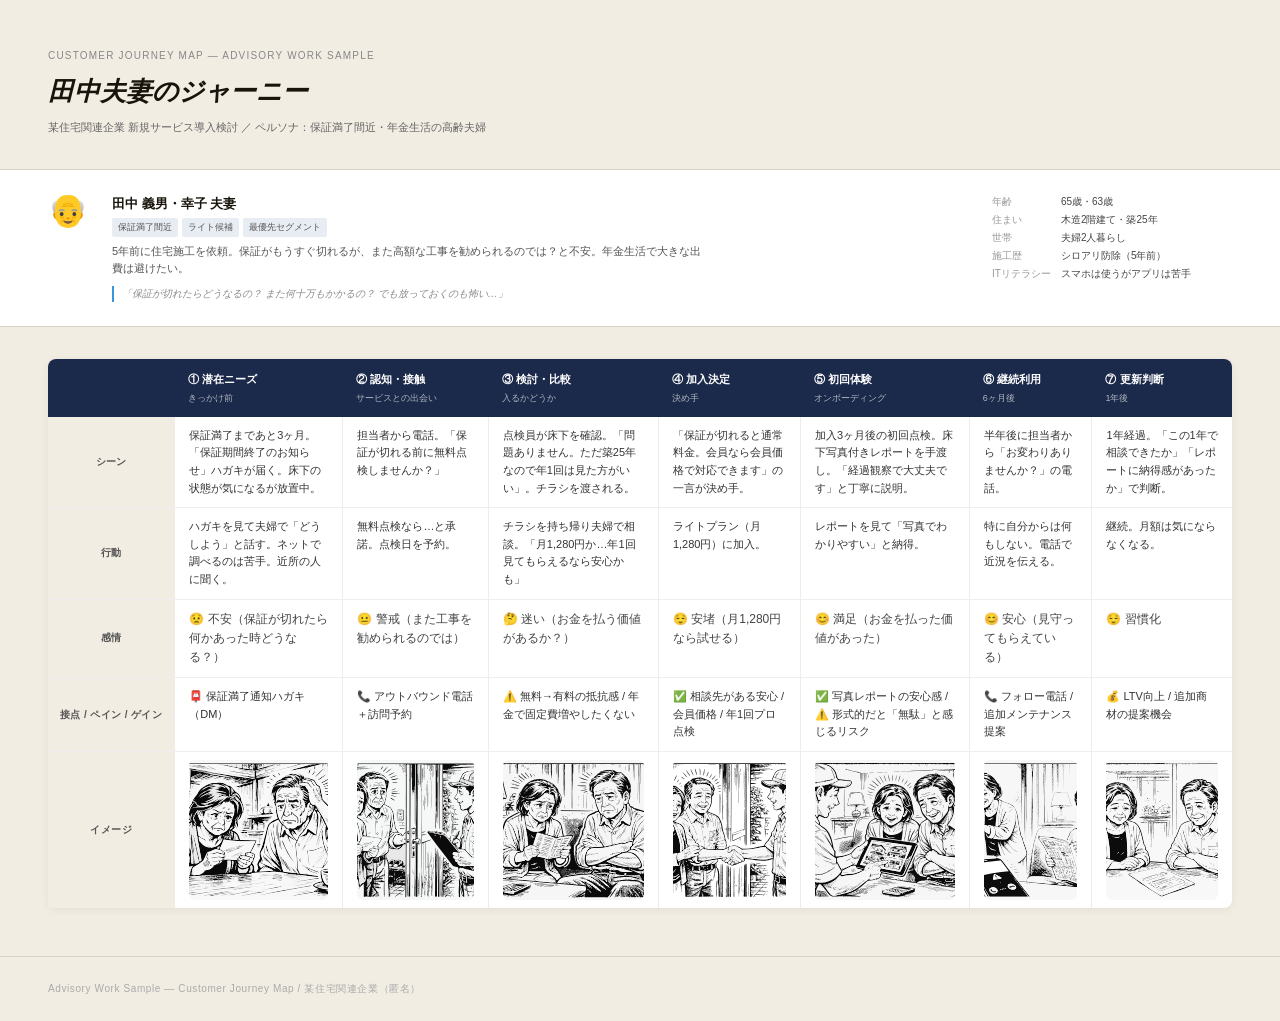
<file: journey-tanaka.html>
<!DOCTYPE html>
<html lang="ja">
<head>
<meta charset="UTF-8">
<meta name="viewport" content="width=device-width, initial-scale=1.0">
<title>カスタマージャーニーマップ — 田中夫妻</title>
<style>
  * { box-sizing: border-box; margin: 0; padding: 0; }
  body {
    font-family: 'Helvetica Neue', Arial, 'Hiragino Kaku Gothic ProN', sans-serif;
    background: #F2EDE3;
    color: #18140C;
    font-size: 11px;
    line-height: 1.6;
  }

  /* ── Header ── */
  .page-header {
    padding: 48px 48px 32px;
    border-bottom: 1px solid #d8d3c8;
  }
  .page-header .label {
    font-size: 10px;
    letter-spacing: .12em;
    text-transform: uppercase;
    color: #888;
    margin-bottom: 8px;
  }
  .page-header h1 {
    font-family: Georgia, serif;
    font-style: italic;
    font-size: 1.6rem;
    font-weight: 700;
    margin-bottom: 6px;
  }
  .page-header .meta {
    font-size: 11px;
    color: #666;
  }

  /* ── Persona card ── */
  .persona-bar {
    display: flex;
    align-items: flex-start;
    gap: 24px;
    padding: 24px 48px;
    background: #fff;
    border-bottom: 1px solid #d8d3c8;
  }
  .persona-icon { font-size: 32px; line-height: 1; }
  .persona-info h2 {
    font-size: 13px;
    font-weight: 700;
    margin-bottom: 4px;
  }
  .persona-info .tags span {
    display: inline-block;
    background: #e8edf3;
    border-radius: 2px;
    padding: 2px 6px;
    font-size: 9px;
    margin-right: 4px;
    color: #555;
  }
  .persona-info .desc {
    font-size: 11px;
    color: #555;
    margin-top: 6px;
    max-width: 600px;
  }
  .persona-info .quote {
    font-size: 10px;
    color: #888;
    font-style: italic;
    border-left: 2px solid #3498db;
    padding-left: 8px;
    margin-top: 8px;
    max-width: 600px;
  }
  .persona-stats {
    margin-left: auto;
    display: grid;
    grid-template-columns: auto 1fr;
    gap: 2px 10px;
    font-size: 10px;
    min-width: 240px;
  }
  .persona-stats dt { color: #999; white-space: nowrap; }
  .persona-stats dd { color: #444; }

  /* ── Journey table ── */
  .table-wrap {
    overflow-x: auto;
    padding: 32px 48px 48px;
  }
  table {
    border-collapse: separate;
    border-spacing: 0;
    min-width: 1100px;
    width: 100%;
    background: #fff;
    border-radius: 8px;
    box-shadow: 0 2px 8px rgba(0,0,0,.06);
  }
  thead th {
    background: #1B2A4A;
    color: #fff;
    font-size: 11px;
    font-weight: 600;
    padding: 12px 14px;
    text-align: left;
    position: sticky;
    top: 0;
    z-index: 2;
    white-space: nowrap;
  }
  thead th:first-child { border-radius: 8px 0 0 0; width: 90px; }
  thead th:last-child { border-radius: 0 8px 0 0; }
  thead th .sub {
    display: block;
    font-size: 9px;
    font-weight: 400;
    opacity: .65;
    margin-top: 2px;
  }
  tbody th {
    background: #F2EDE3;
    font-size: 10px;
    font-weight: 600;
    color: #555;
    padding: 10px 12px;
    border-bottom: 1px solid #eee;
    white-space: nowrap;
    letter-spacing: .04em;
    text-transform: uppercase;
  }
  tbody td {
    padding: 10px 14px;
    border-bottom: 1px solid #eee;
    border-left: 1px solid #f0ece4;
    vertical-align: top;
    color: #333;
    line-height: 1.6;
  }
  tbody tr:last-child th,
  tbody tr:last-child td { border-bottom: none; }
  .emotion { font-size: 12px; color: #444; }
  .img-cell { padding: 8px 14px; }
  .img-cell img {
    width: 100%;
    height: 140px;
    object-fit: cover;
    border-radius: 6px;
    display: block;
  }

  /* ── Footer ── */
  .page-footer {
    padding: 24px 48px;
    border-top: 1px solid #d8d3c8;
    font-size: 10px;
    color: #aaa;
    letter-spacing: .06em;
  }
</style>
</head>
<body>

<div class="page-header">
  <p class="label">Customer Journey Map — Advisory Work Sample</p>
  <h1>田中夫妻のジャーニー</h1>
  <p class="meta">某住宅関連企業 新規サービス導入検討 ／ ペルソナ：保証満了間近・年金生活の高齢夫婦</p>
</div>

<div class="persona-bar">
  <div class="persona-icon">👴</div>
  <div class="persona-info">
    <h2>田中 義男・幸子 夫妻</h2>
    <div class="tags">
      <span>保証満了間近</span><span>ライト候補</span><span>最優先セグメント</span>
    </div>
    <p class="desc">5年前に住宅施工を依頼。保証がもうすぐ切れるが、また高額な工事を勧められるのでは？と不安。年金生活で大きな出費は避けたい。</p>
    <p class="quote">「保証が切れたらどうなるの？ また何十万もかかるの？ でも放っておくのも怖い…」</p>
  </div>
  <dl class="persona-stats">
    <dt>年齢</dt><dd>65歳・63歳</dd>
    <dt>住まい</dt><dd>木造2階建て・築25年</dd>
    <dt>世帯</dt><dd>夫婦2人暮らし</dd>
    <dt>施工歴</dt><dd>シロアリ防除（5年前）</dd>
    <dt>ITリテラシー</dt><dd>スマホは使うがアプリは苦手</dd>
  </dl>
</div>

<div class="table-wrap">
<table id="jtable"></table>
</div>

<div class="page-footer">Advisory Work Sample — Customer Journey Map / 某住宅関連企業（匿名）</div>

<script>
const PHASES = [
  { name:'① 潜在ニーズ', sub:'きっかけ前' },
  { name:'② 認知・接触', sub:'サービスとの出会い' },
  { name:'③ 検討・比較', sub:'入るかどうか' },
  { name:'④ 加入決定', sub:'決め手' },
  { name:'⑤ 初回体験', sub:'オンボーディング' },
  { name:'⑥ 継続利用', sub:'6ヶ月後' },
  { name:'⑦ 更新判断', sub:'1年後' },
];

const DATA = [
  { scene:'保証満了まであと3ヶ月。「保証期間終了のお知らせ」ハガキが届く。床下の状態が気になるが放置中。', action:'ハガキを見て夫婦で「どうしよう」と話す。ネットで調べるのは苦手。近所の人に聞く。', emotion:'😟 不安（保証が切れたら何かあった時どうなる？）', touchpoint:'📮 保証満了通知ハガキ（DM）' },
  { scene:'担当者から電話。「保証が切れる前に無料点検しませんか？」', action:'無料点検なら…と承諾。点検日を予約。', emotion:'😐 警戒（また工事を勧められるのでは）', touchpoint:'📞 アウトバウンド電話＋訪問予約' },
  { scene:'点検員が床下を確認。「問題ありません。ただ築25年なので年1回は見た方がいい」。チラシを渡される。', action:'チラシを持ち帰り夫婦で相談。「月1,280円か…年1回見てもらえるなら安心かも」', emotion:'🤔 迷い（お金を払う価値があるか？）', touchpoint:'⚠️ 無料→有料の抵抗感 / 年金で固定費増やしたくない' },
  { scene:'「保証が切れると通常料金。会員なら会員価格で対応できます」の一言が決め手。', action:'ライトプラン（月1,280円）に加入。', emotion:'😌 安堵（月1,280円なら試せる）', touchpoint:'✅ 相談先がある安心 / 会員価格 / 年1回プロ点検' },
  { scene:'加入3ヶ月後の初回点検。床下写真付きレポートを手渡し。「経過観察で大丈夫です」と丁寧に説明。', action:'レポートを見て「写真でわかりやすい」と納得。', emotion:'😊 満足（お金を払った価値があった）', touchpoint:'✅ 写真レポートの安心感 / ⚠️ 形式的だと「無駄」と感じるリスク' },
  { scene:'半年後に担当者から「お変わりありませんか？」の電話。', action:'特に自分からは何もしない。電話で近況を伝える。', emotion:'😊 安心（見守ってもらえている）', touchpoint:'📞 フォロー電話 / 追加メンテナンス提案' },
  { scene:'1年経過。「この1年で相談できたか」「レポートに納得感があったか」で判断。', action:'継続。月額は気にならなくなる。', emotion:'😌 習慣化', touchpoint:'💰 LTV向上 / 追加商材の提案機会' },
];

const IMGS = [
  'images/journey-tanaka/illustration-01.svg',
  'images/journey-tanaka/illustration-02.svg',
  'images/journey-tanaka/illustration-03.svg',
  'images/journey-tanaka/illustration-04.svg',
  'images/journey-tanaka/illustration-05.svg',
  'images/journey-tanaka/illustration-06.svg',
  'images/journey-tanaka/illustration-07.svg'
];

const ROWS = [
  { key:'scene',      label:'シーン' },
  { key:'action',     label:'行動' },
  { key:'emotion',    label:'感情', cls:'emotion' },
  { key:'touchpoint', label:'接点 / ペイン / ゲイン' },
  { key:'image',      label:'イメージ', isImage: true },
];

const tbl = document.getElementById('jtable');

// thead
const thead = tbl.createTHead();
const hr = thead.insertRow();
const c0 = document.createElement('th'); c0.textContent = ''; hr.appendChild(c0);
PHASES.forEach(ph => {
  const th = document.createElement('th');
  th.innerHTML = ph.name + '<span class="sub">' + ph.sub + '</span>';
  hr.appendChild(th);
});

// tbody
const tbody = tbl.createTBody();
ROWS.forEach((row, ri) => {
  const tr = tbody.insertRow();
  const th = document.createElement('th');
  th.textContent = row.label;
  tr.appendChild(th);

  PHASES.forEach((ph, phi) => {
    const td = tr.insertCell();
    if (row.isImage) {
      td.className = 'img-cell';
      if (IMGS[phi]) {
        const img = document.createElement('img');
        img.src = IMGS[phi];
        td.appendChild(img);
      }
    } else {
      td.className = row.cls || '';
      td.textContent = DATA[phi][row.key] || '';
    }
  });
});
</script>
</body>
</html>
</file>
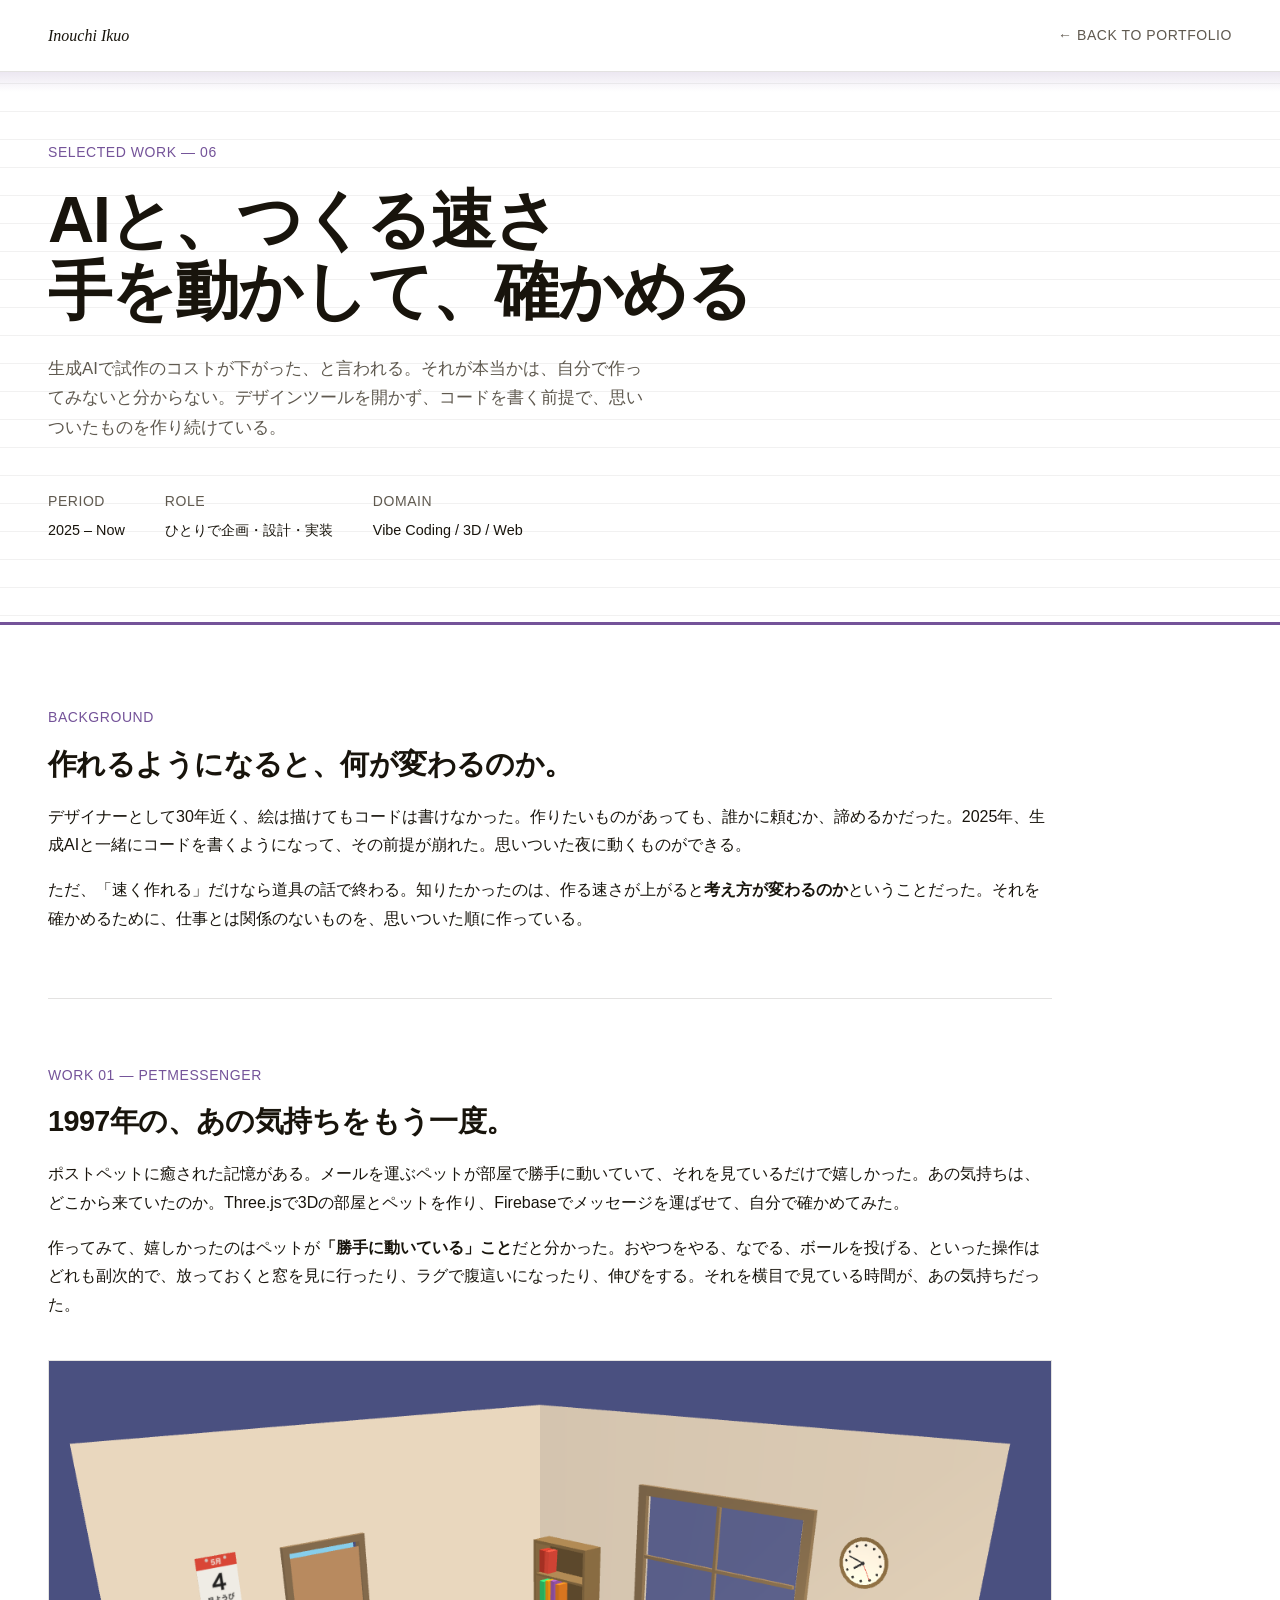
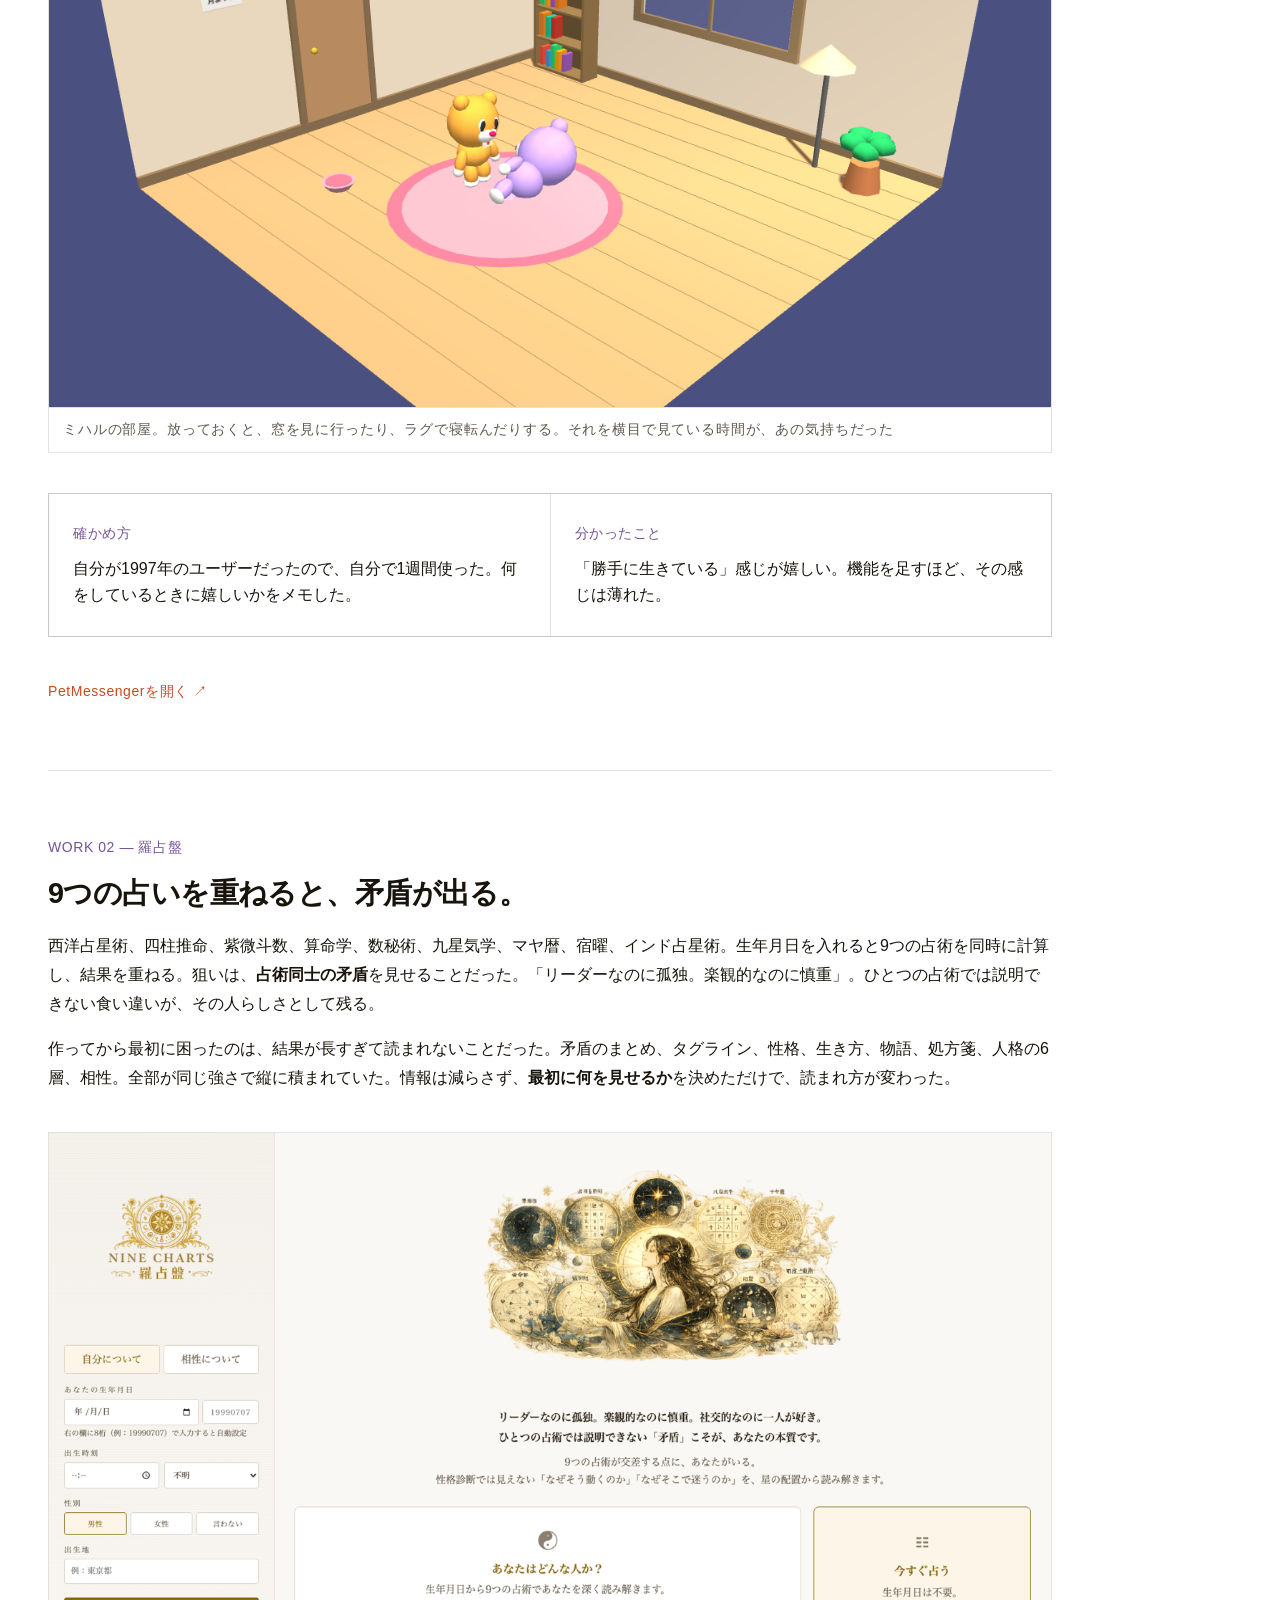
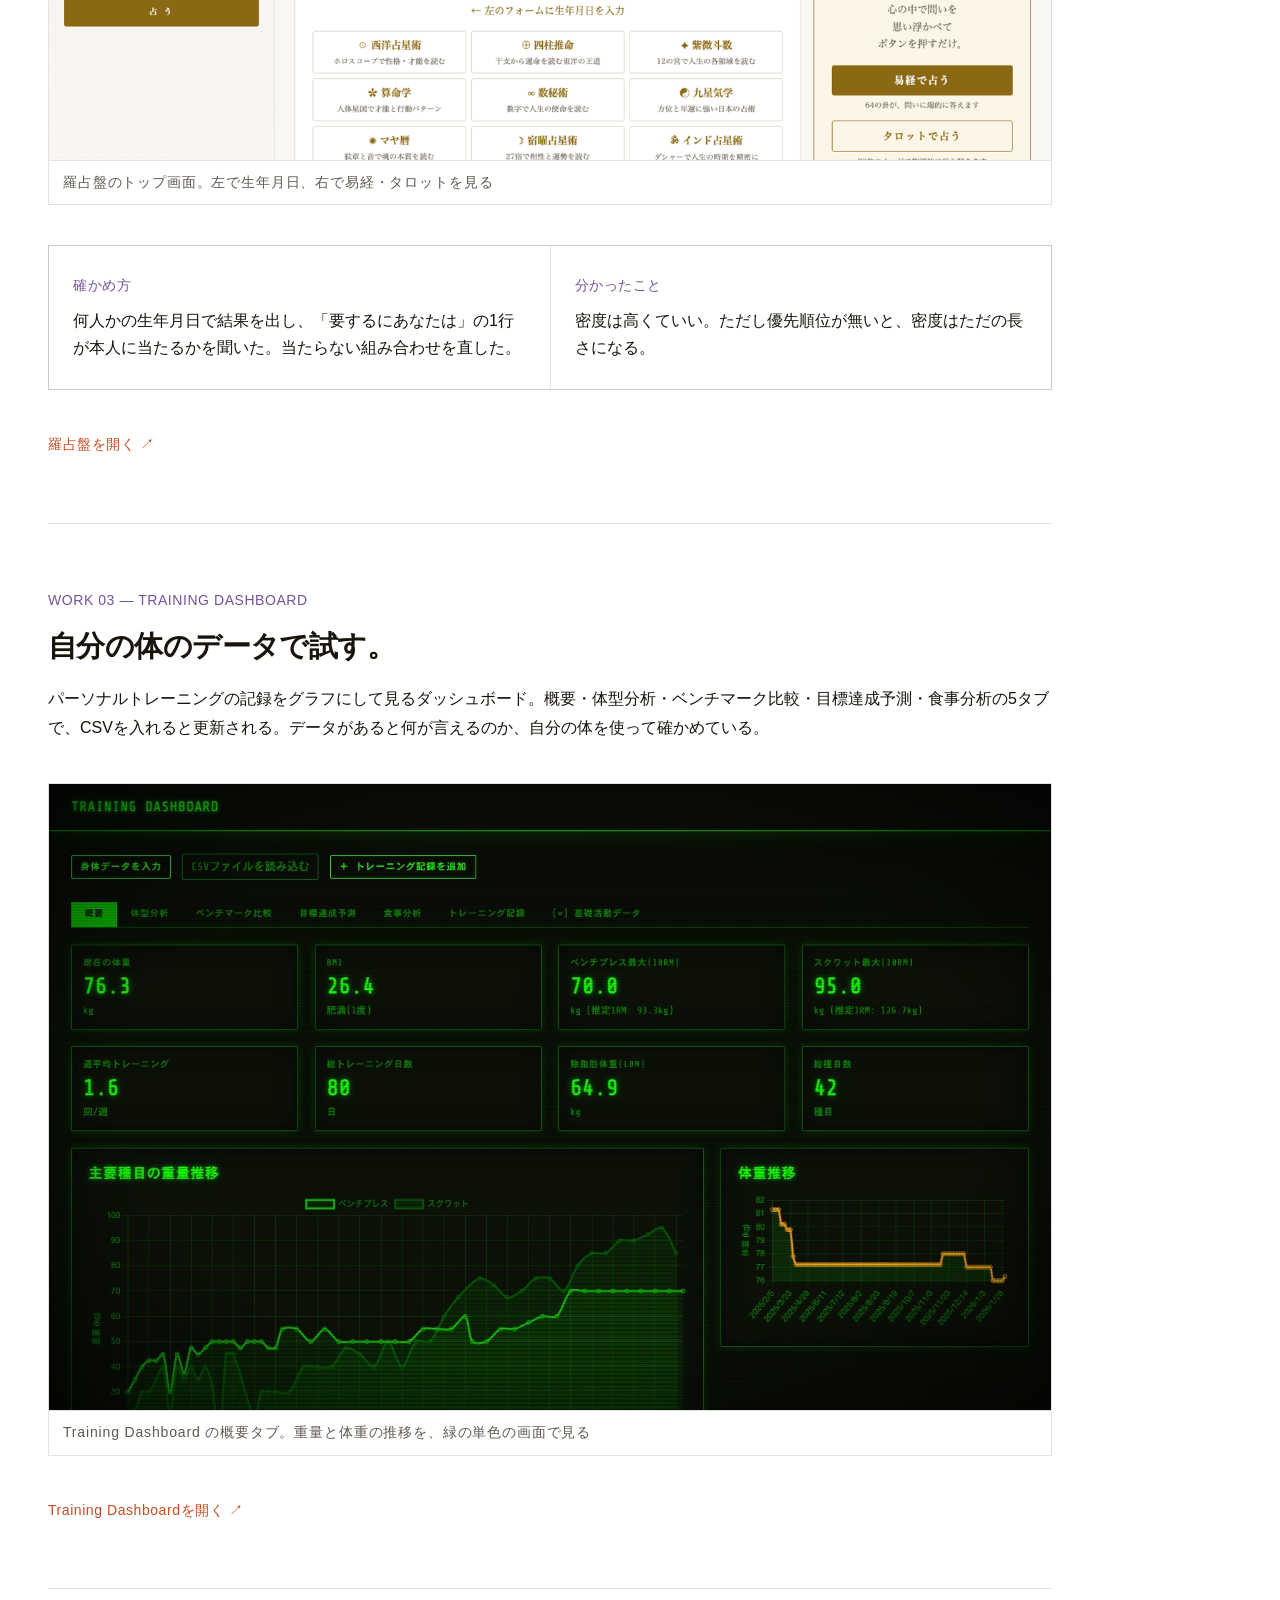
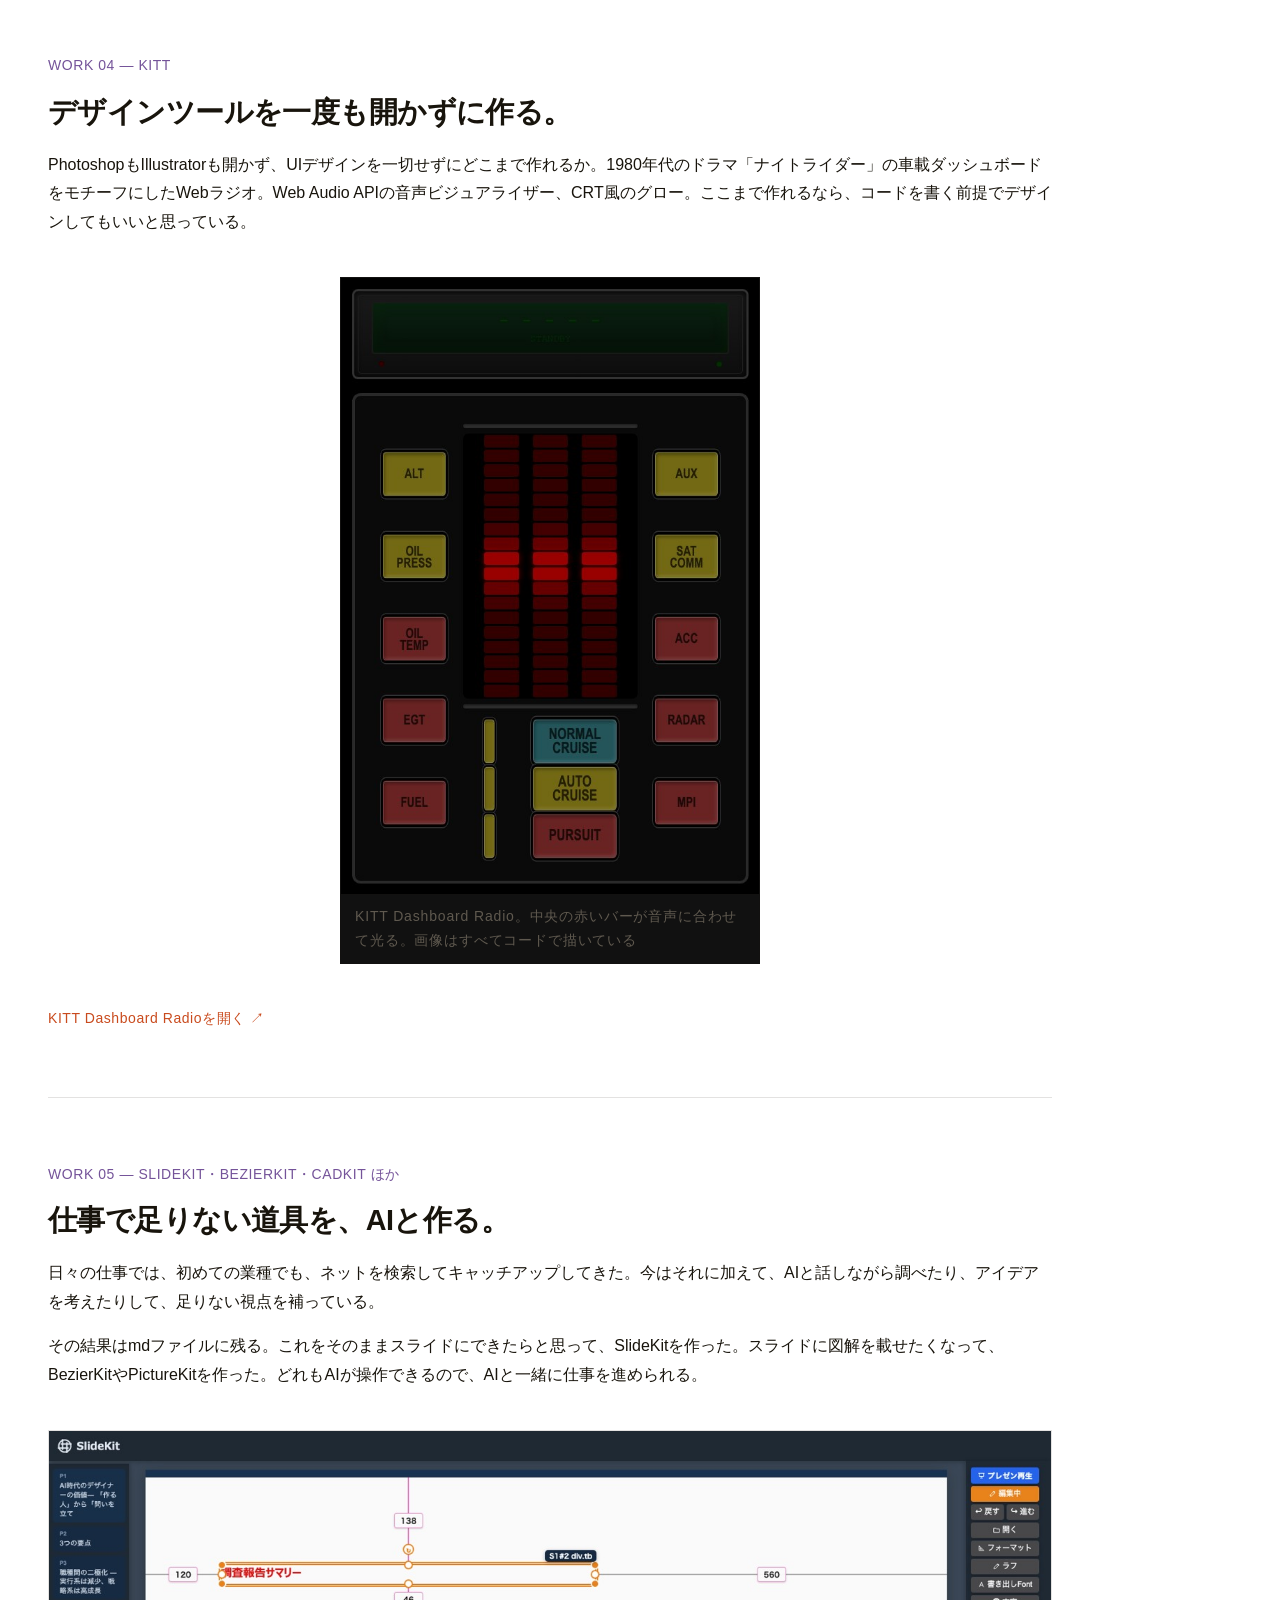
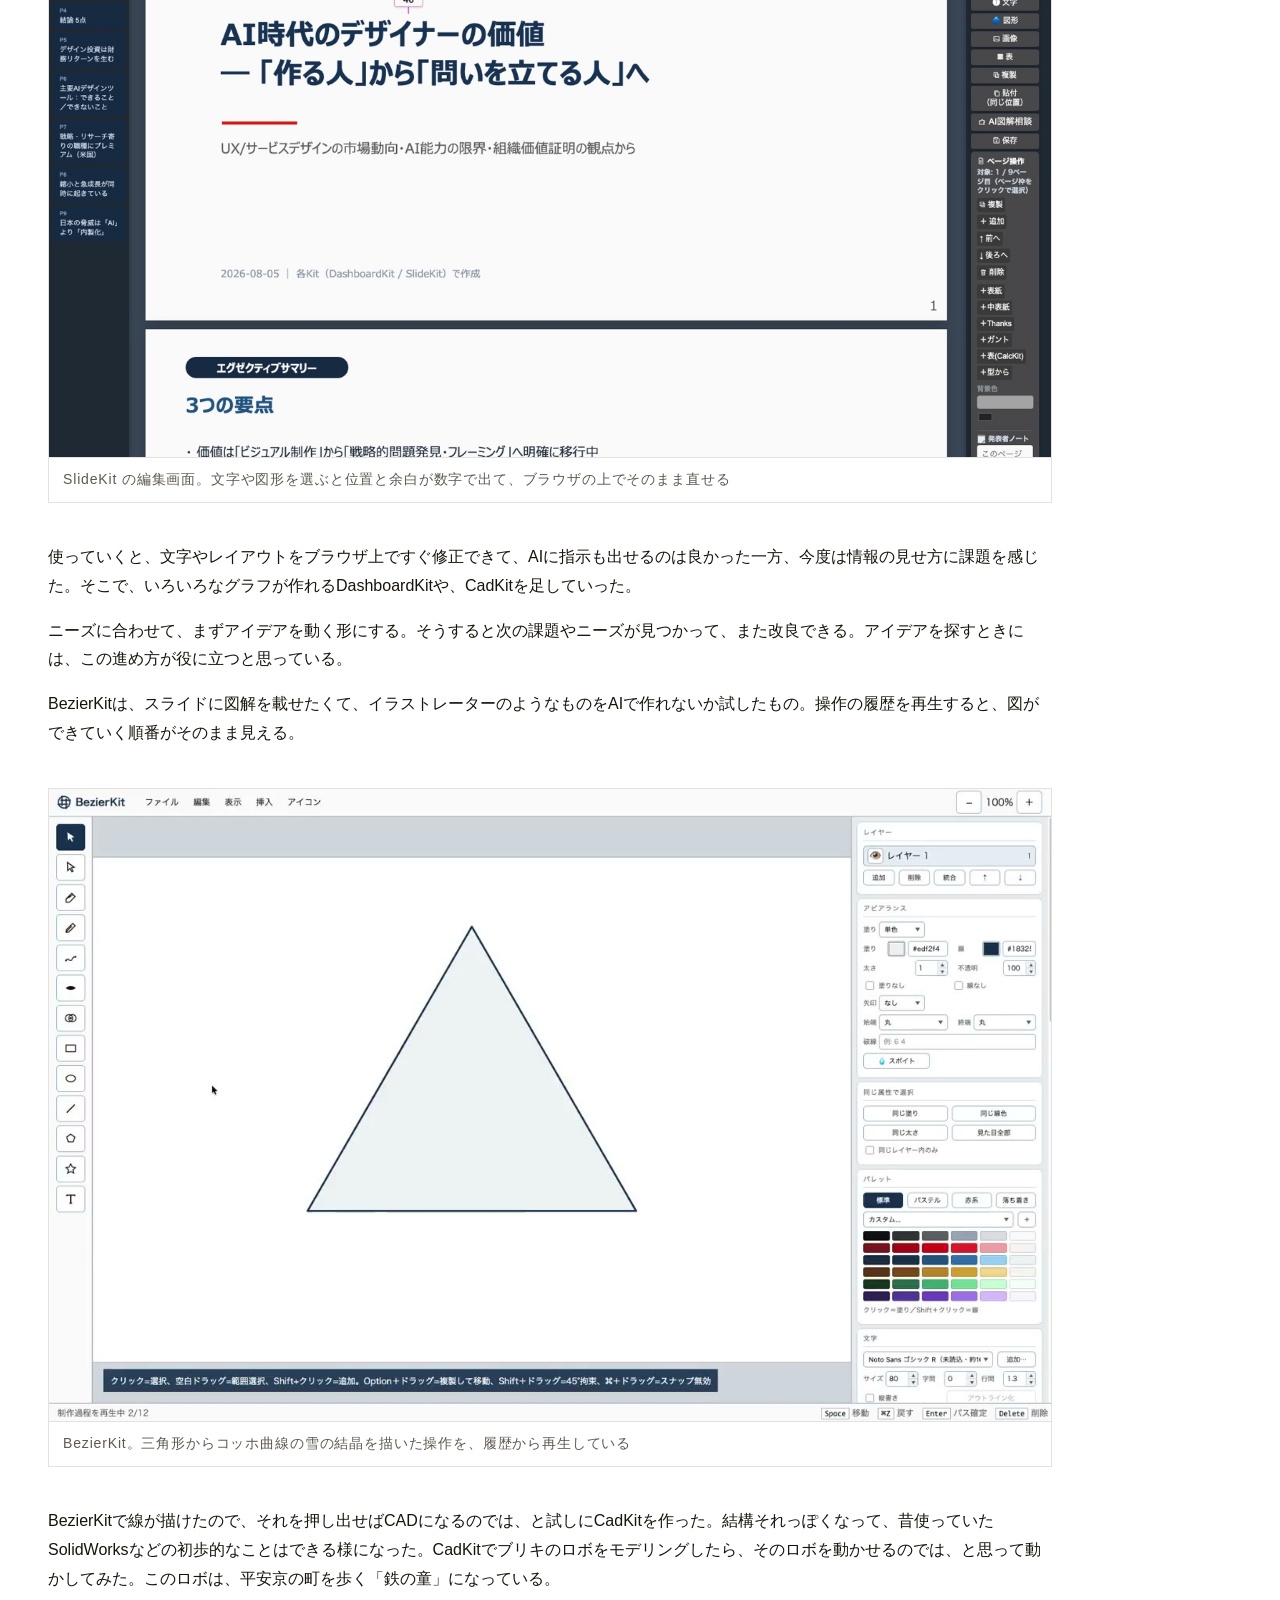
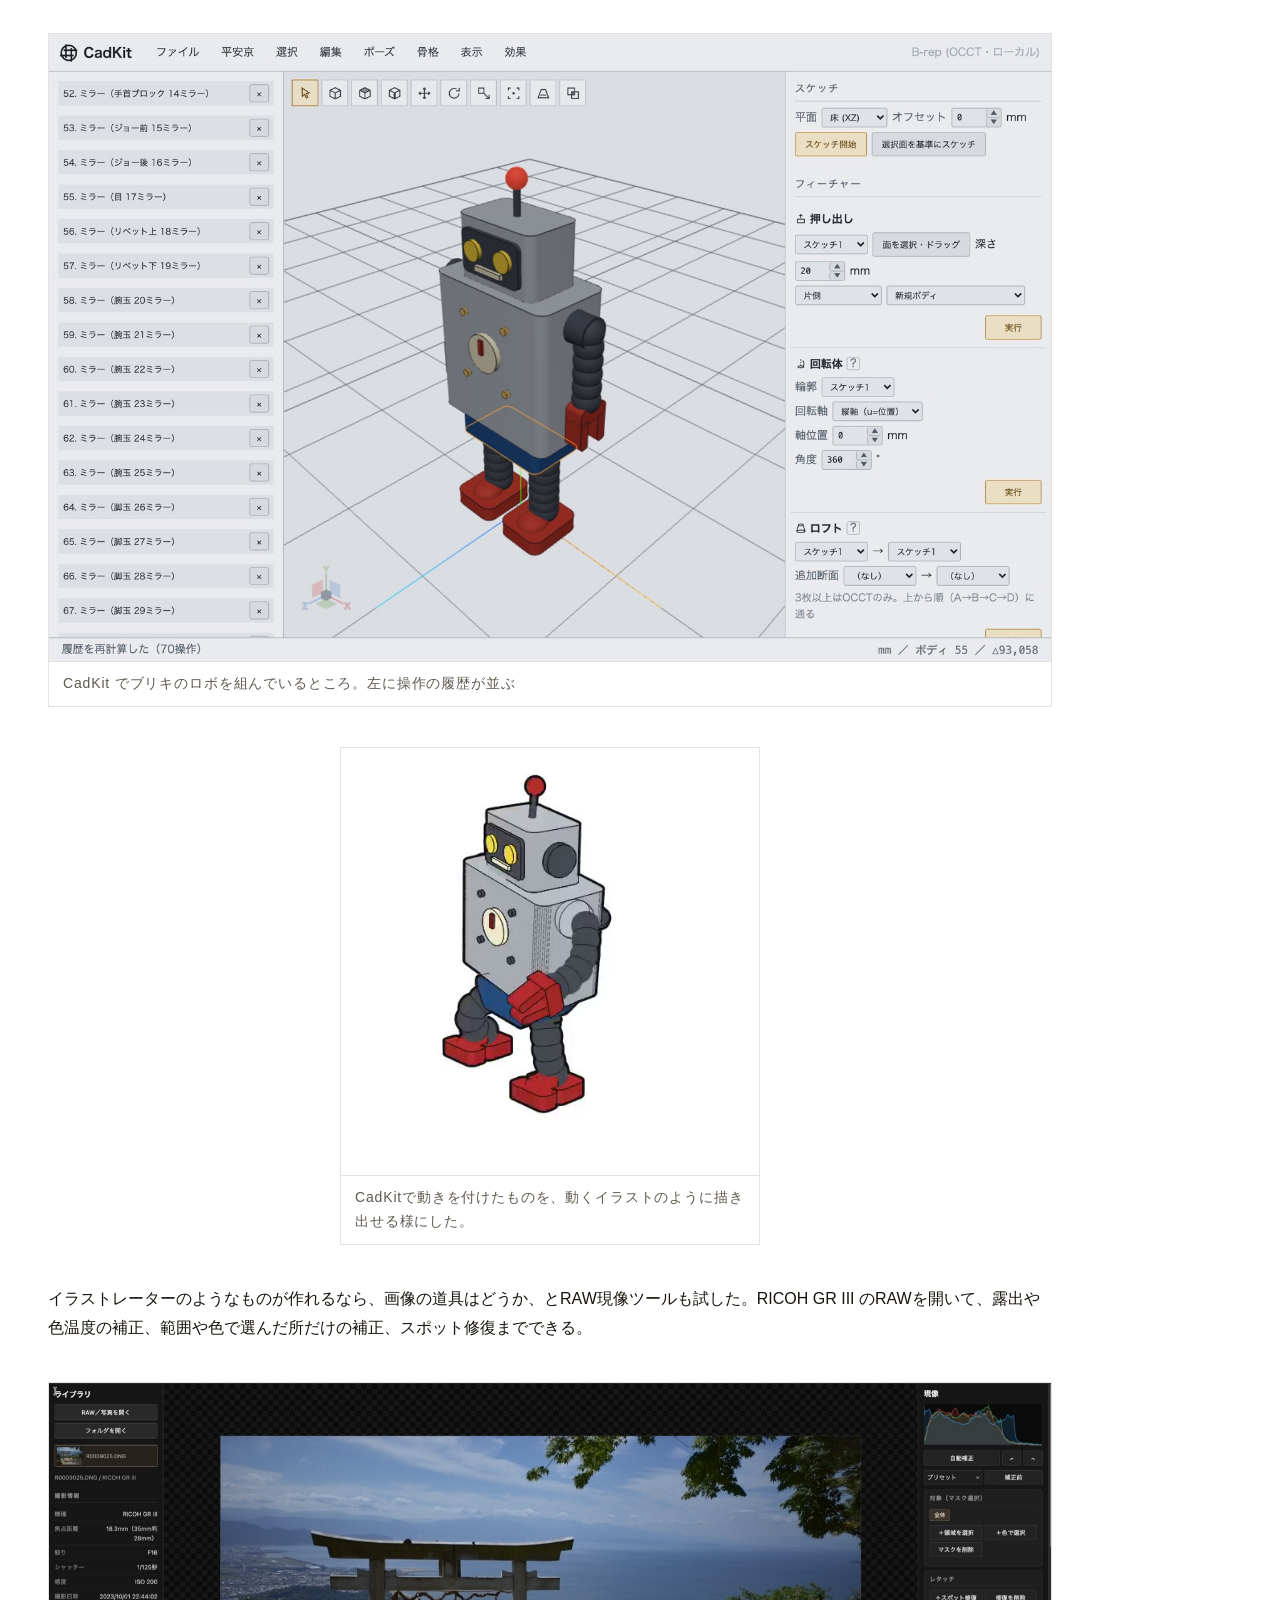
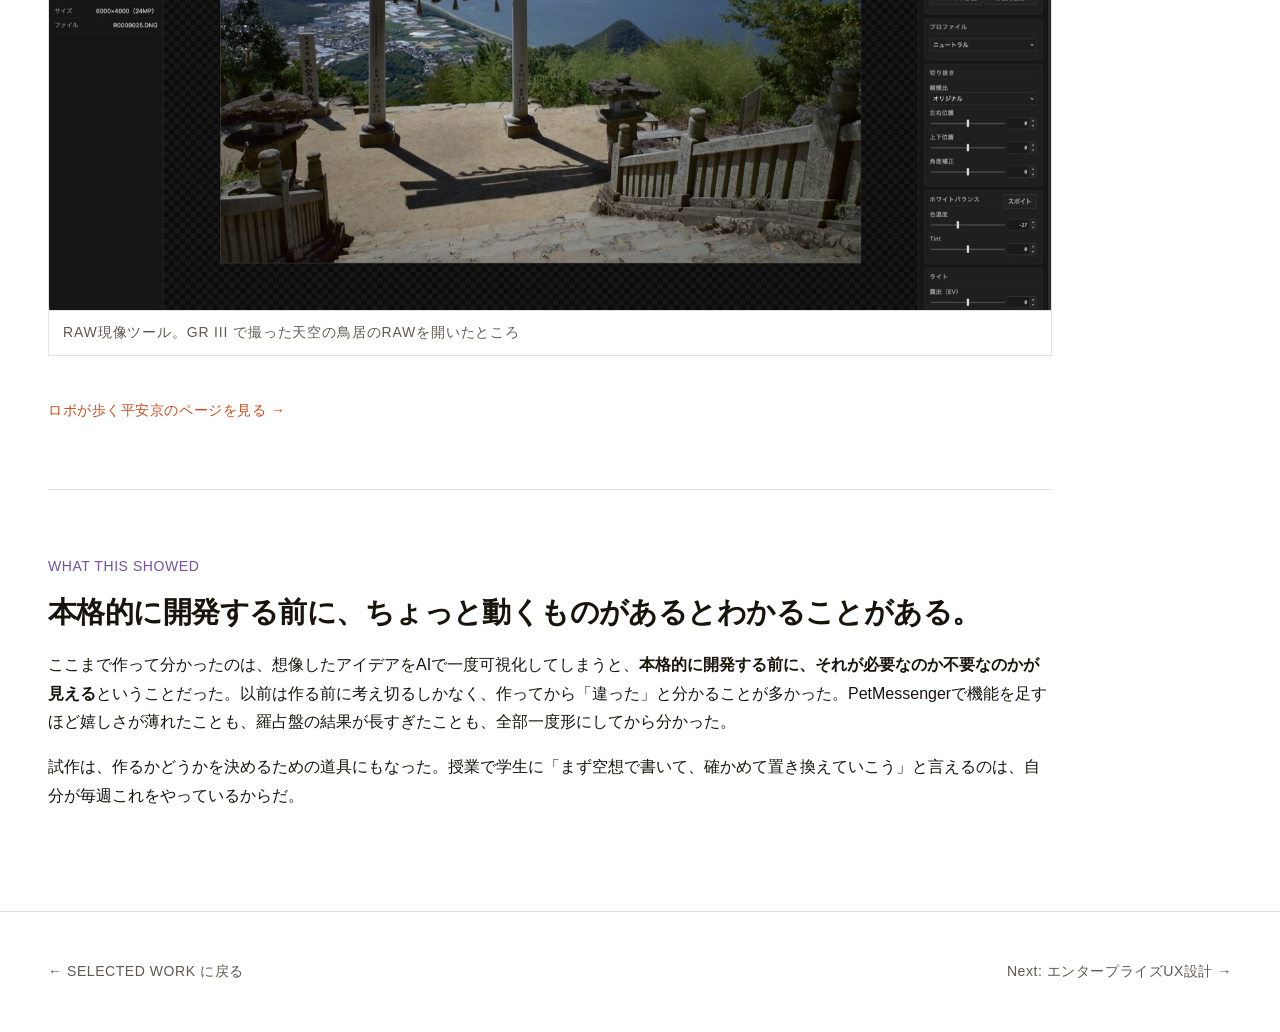
<file: making.html>
<!DOCTYPE html>
<html lang="ja">
<head>
  <meta charset="UTF-8">
  <meta name="viewport" content="width=device-width, initial-scale=1.0">
  <link rel="stylesheet" href="css/tokens.css">
  <link rel="stylesheet" href="css/nav.css">
  <link rel="stylesheet" href="css/case.css">
  <meta name="description" content="生成AIで試作のコストが下がった。それが本当かは、自分で作ってみないと分からない。仕事とは別に、思いついたものを作り続けている。">
  <meta property="og:title" content="AIと、つくる速さ — Inouchi Ikuo">
  <meta property="og:description" content="生成AIで試作のコストが下がった。それが本当かは、自分で作ってみないと分からない。仕事とは別に、思いついたものを作り続けている。">
  <meta property="og:type" content="website">
  <title>AIと、つくる速さ — Inouchi Ikuo</title>
</head>
<body class="tone-making">

  <nav>
    <a class="nav-logo" href="index.html">Inouchi Ikuo</a>
    <a class="nav-back" href="index.html">← Back to Portfolio</a>
  </nav>

  <main>

  <div class="case-hero-section">
  <div class="case-hero">
    <p class="case-eyebrow">Selected Work — 06</p>
    <h1 class="case-title">AIと、つくる速さ<br>手を動かして、確かめる</h1>
    <p class="case-subtitle">生成AIで試作のコストが下がった、と言われる。それが本当かは、自分で作ってみないと分からない。デザインツールを開かず、コードを書く前提で、思いついたものを作り続けている。</p>
    <dl class="case-meta">
      <div class="case-meta-item">
        <dt>Period</dt>
        <dd>2025 – Now</dd>
      </div>
      <div class="case-meta-item">
        <dt>Role</dt>
        <dd>ひとりで企画・設計・実装</dd>
      </div>
      <div class="case-meta-item">
        <dt>Domain</dt>
        <dd>Vibe Coding / 3D / Web</dd>
      </div>
    </dl>
  </div>
  </div>

  <div class="case-body">

    <p class="section-label">Background</p>
    <h2>作れるようになると、何が変わるのか。</h2>
    <p>
      デザイナーとして30年近く、絵は描けてもコードは書けなかった。作りたいものがあっても、誰かに頼むか、諦めるかだった。2025年、生成AIと一緒にコードを書くようになって、その前提が崩れた。思いついた夜に動くものができる。
    </p>
    <p>
      ただ、「速く作れる」だけなら道具の話で終わる。知りたかったのは、作る速さが上がると<strong>考え方が変わるのか</strong>ということだった。それを確かめるために、仕事とは関係のないものを、思いついた順に作っている。
    </p>

    <hr class="divider">

    <p class="section-label">Work 01 — PetMessenger</p>
    <h2>1997年の、あの気持ちをもう一度。</h2>
    <p>
      ポストペットに癒された記憶がある。メールを運ぶペットが部屋で勝手に動いていて、それを見ているだけで嬉しかった。あの気持ちは、どこから来ていたのか。Three.jsで3Dの部屋とペットを作り、Firebaseでメッセージを運ばせて、自分で確かめてみた。
    </p>
    <p>
      作ってみて、嬉しかったのはペットが<strong>「勝手に動いている」こと</strong>だと分かった。おやつをやる、なでる、ボールを投げる、といった操作はどれも副次的で、放っておくと窓を見に行ったり、ラグで腹這いになったり、伸びをする。それを横目で見ている時間が、あの気持ちだった。
    </p>

    <div class="case-photo">
      <img loading="lazy" src="images/making/petmessenger.png" alt="PetMessenger ミハルの部屋">
      <div class="case-photo-caption">ミハルの部屋。放っておくと、窓を見に行ったり、ラグで寝転んだりする。それを横目で見ている時間が、あの気持ちだった</div>
    </div>

    <div class="insight-grid">
      <div class="insight-item">
        <div class="insight-label">確かめ方</div>
        <p class="insight-text">自分が1997年のユーザーだったので、自分で1週間使った。何をしているときに嬉しいかをメモした。</p>
      </div>
      <div class="insight-item">
        <div class="insight-label">分かったこと</div>
        <p class="insight-text">「勝手に生きている」感じが嬉しい。機能を足すほど、その感じは薄れた。</p>
      </div>
    </div>
    <p><a class="artifact-link" href="https://ino0190.github.io/PetMessenger/" target="_blank" rel="noopener">PetMessengerを開く ↗</a></p>

    <hr class="divider">

    <p class="section-label">Work 02 — 羅占盤</p>
    <h2>9つの占いを重ねると、矛盾が出る。</h2>
    <p>
      西洋占星術、四柱推命、紫微斗数、算命学、数秘術、九星気学、マヤ暦、宿曜、インド占星術。生年月日を入れると9つの占術を同時に計算し、結果を重ねる。狙いは、<strong>占術同士の矛盾</strong>を見せることだった。「リーダーなのに孤独。楽観的なのに慎重」。ひとつの占術では説明できない食い違いが、その人らしさとして残る。
    </p>
    <p>
      作ってから最初に困ったのは、結果が長すぎて読まれないことだった。矛盾のまとめ、タグライン、性格、生き方、物語、処方箋、人格の6層、相性。全部が同じ強さで縦に積まれていた。情報は減らさず、<strong>最初に何を見せるか</strong>を決めただけで、読まれ方が変わった。
    </p>

    <div class="case-photo">
      <img loading="lazy" src="images/making/rasenban.png" alt="羅占盤 トップ画面">
      <div class="case-photo-caption">羅占盤のトップ画面。左で生年月日、右で易経・タロットを見る</div>
    </div>

    <div class="insight-grid">
      <div class="insight-item">
        <div class="insight-label">確かめ方</div>
        <p class="insight-text">何人かの生年月日で結果を出し、「要するにあなたは」の1行が本人に当たるかを聞いた。当たらない組み合わせを直した。</p>
      </div>
      <div class="insight-item">
        <div class="insight-label">分かったこと</div>
        <p class="insight-text">密度は高くていい。ただし優先順位が無いと、密度はただの長さになる。</p>
      </div>
    </div>
    <p><a class="artifact-link" href="https://ino0190.github.io/meiban9/" target="_blank" rel="noopener">羅占盤を開く ↗</a></p>

    <hr class="divider">

    <p class="section-label">Work 03 — Training Dashboard</p>
    <h2>自分の体のデータで試す。</h2>
    <p>
      パーソナルトレーニングの記録をグラフにして見るダッシュボード。概要・体型分析・ベンチマーク比較・目標達成予測・食事分析の5タブで、CSVを入れると更新される。データがあると何が言えるのか、自分の体を使って確かめている。
    </p>

    <div class="case-photo">
      <img loading="lazy" src="images/making/gym-dashboard.jpg" width="1440" height="900" alt="Training Dashboard の概要タブ。体重・BMI・ベンチプレスとスクワットの最大重量、重量と体重の推移のグラフ">
      <div class="case-photo-caption">Training Dashboard の概要タブ。重量と体重の推移を、緑の単色の画面で見る</div>
    </div>
    <p><a class="artifact-link" href="https://ino0190.github.io/gym-dashboard/" target="_blank" rel="noopener">Training Dashboardを開く ↗</a></p>

    <hr class="divider">

    <p class="section-label">Work 04 — KITT</p>
    <h2>デザインツールを一度も開かずに作る。</h2>
    <p>
      PhotoshopもIllustratorも開かず、UIデザインを一切せずにどこまで作れるか。1980年代のドラマ「ナイトライダー」の車載ダッシュボードをモチーフにしたWebラジオ。Web Audio APIの音声ビジュアライザー、CRT風のグロー。ここまで作れるなら、コードを書く前提でデザインしてもいいと思っている。
    </p>

    <div class="case-photo case-photo-dark case-photo-fit">
      <img loading="lazy" src="images/making/kitt.jpg" width="599" height="883" alt="KITT Dashboard Radio。赤い音声バーの左右に、黄・赤・青のボタンが並ぶ黒いパネル">
      <div class="case-photo-caption">KITT Dashboard Radio。中央の赤いバーが音声に合わせて光る。画像はすべてコードで描いている</div>
    </div>
    <p><a class="artifact-link" href="https://ino0190.github.io/KITT/" target="_blank" rel="noopener">KITT Dashboard Radioを開く ↗</a></p>

    <hr class="divider">

    <p class="section-label" id="work05">Work 05 — SlideKit・BezierKit・CadKit ほか</p>
    <h2>仕事で足りない道具を、AIと作る。</h2>
    <p>
      日々の仕事では、初めての業種でも、ネットを検索してキャッチアップしてきた。今はそれに加えて、AIと話しながら調べたり、アイデアを考えたりして、足りない視点を補っている。
    </p>
    <p>
      その結果はmdファイルに残る。これをそのままスライドにできたらと思って、SlideKitを作った。スライドに図解を載せたくなって、BezierKitやPictureKitを作った。どれもAIが操作できるので、AIと一緒に仕事を進められる。
    </p>

    <div class="case-photo">
      <img loading="lazy" src="images/making/slidekit.jpg" width="1400" height="875" alt="SlideKitの編集画面。左にページの一覧、中央に「AI時代のデザイナーの価値」のスライド、右に文字・図形・画像・表などのボタン。選んだ文字の枠に位置の数字が出ている">
      <div class="case-photo-caption">SlideKit の編集画面。文字や図形を選ぶと位置と余白が数字で出て、ブラウザの上でそのまま直せる</div>
    </div>
    <p>
      使っていくと、文字やレイアウトをブラウザ上ですぐ修正できて、AIに指示も出せるのは良かった一方、今度は情報の見せ方に課題を感じた。そこで、いろいろなグラフが作れるDashboardKitや、CadKitを足していった。
    </p>
    <p>
      ニーズに合わせて、まずアイデアを動く形にする。そうすると次の課題やニーズが見つかって、また改良できる。アイデアを探すときには、この進め方が役に立つと思っている。
    </p>
    <p>
      BezierKitは、スライドに図解を載せたくて、イラストレーターのようなものをAIで作れないか試したもの。操作の履歴を再生すると、図ができていく順番がそのまま見える。
    </p>

    <div class="case-photo">
      <video class="loop-video" src="images/making/bezierkit.mp4" poster="images/making/bezierkit.jpg" width="1280" height="808" autoplay muted loop playsinline preload="metadata" aria-label="BezierKitで、三角形からコッホ曲線の雪の結晶を描いていく操作を再生している画面"></video>
      <div class="case-photo-caption">BezierKit。三角形からコッホ曲線の雪の結晶を描いた操作を、履歴から再生している</div>
    </div>

    <p>
      BezierKitで線が描けたので、それを押し出せばCADになるのでは、と試しにCadKitを作った。結構それっぽくなって、昔使っていたSolidWorksなどの初歩的なことはできる様になった。CadKitでブリキのロボをモデリングしたら、そのロボを動かせるのでは、と思って動かしてみた。このロボは、平安京の町を歩く「鉄の童」になっている。
    </p>

    <div class="case-photo">
      <img loading="lazy" src="images/heiankyo/cadkit.jpg" width="1600" height="1000" alt="CadKitの編集画面。中央にブリキのロボ、左に操作の履歴、右に押し出しや回転体の設定">
      <div class="case-photo-caption">CadKit でブリキのロボを組んでいるところ。左に操作の履歴が並ぶ</div>
    </div>

    <div class="case-photo case-photo-fit">
      <video class="loop-video" src="images/making/robot-walk.mp4" poster="images/making/robot-walk.jpg" width="520" height="532" autoplay muted loop playsinline preload="metadata" aria-label="CadKitで組んだブリキのロボが、その場で一回りして背中のねじを見せる"></video>
      <div class="case-photo-caption">CadKitで動きを付けたものを、動くイラストのように描き出せる様にした。</div>
    </div>

    <p>
      イラストレーターのようなものが作れるなら、画像の道具はどうか、とRAW現像ツールも試した。RICOH GR III のRAWを開いて、露出や色温度の補正、範囲や色で選んだ所だけの補正、スポット修復までできる。
    </p>

    <div class="case-photo">
      <img loading="lazy" src="images/making/rawkit.jpg" width="1600" height="841" alt="RAW現像ツールの画面。中央に天空の鳥居の写真、左に撮影情報、右にヒストグラムと補正の設定">
      <div class="case-photo-caption">RAW現像ツール。GR III で撮った天空の鳥居のRAWを開いたところ</div>
    </div>
    <p><a class="artifact-link" href="heiankyo.html">ロボが歩く平安京のページを見る →</a></p>

    <hr class="divider">

    <p class="section-label">What This Showed</p>
    <h2>本格的に開発する前に、ちょっと動くものがあるとわかることがある。</h2>
    <p>
      ここまで作って分かったのは、想像したアイデアをAIで一度可視化してしまうと、<strong>本格的に開発する前に、それが必要なのか不要なのかが見える</strong>ということだった。以前は作る前に考え切るしかなく、作ってから「違った」と分かることが多かった。PetMessengerで機能を足すほど嬉しさが薄れたことも、羅占盤の結果が長すぎたことも、全部一度形にしてから分かった。
    </p>
    <p>
      試作は、作るかどうかを決めるための道具にもなった。授業で学生に「まず空想で書いて、確かめて置き換えていこう」と言えるのは、自分が毎週これをやっているからだ。
    </p>

  </div>

  </main>
  <div class="back-section">
    <a class="back-link" href="index.html">← Selected Work に戻る</a>
    <a class="back-project" href="enterprise.html">Next: エンタープライズUX設計 →</a>
  </div>

  <script>
    // 端末で「動きを減らす」にしている人には、動画を止めて最初の絵で見せる
    if (window.matchMedia('(prefers-reduced-motion: reduce)').matches) {
      document.querySelectorAll('video.loop-video').forEach(function (v) { v.removeAttribute('autoplay'); v.pause(); });
    }
  </script>
</body>
</html>
</file>
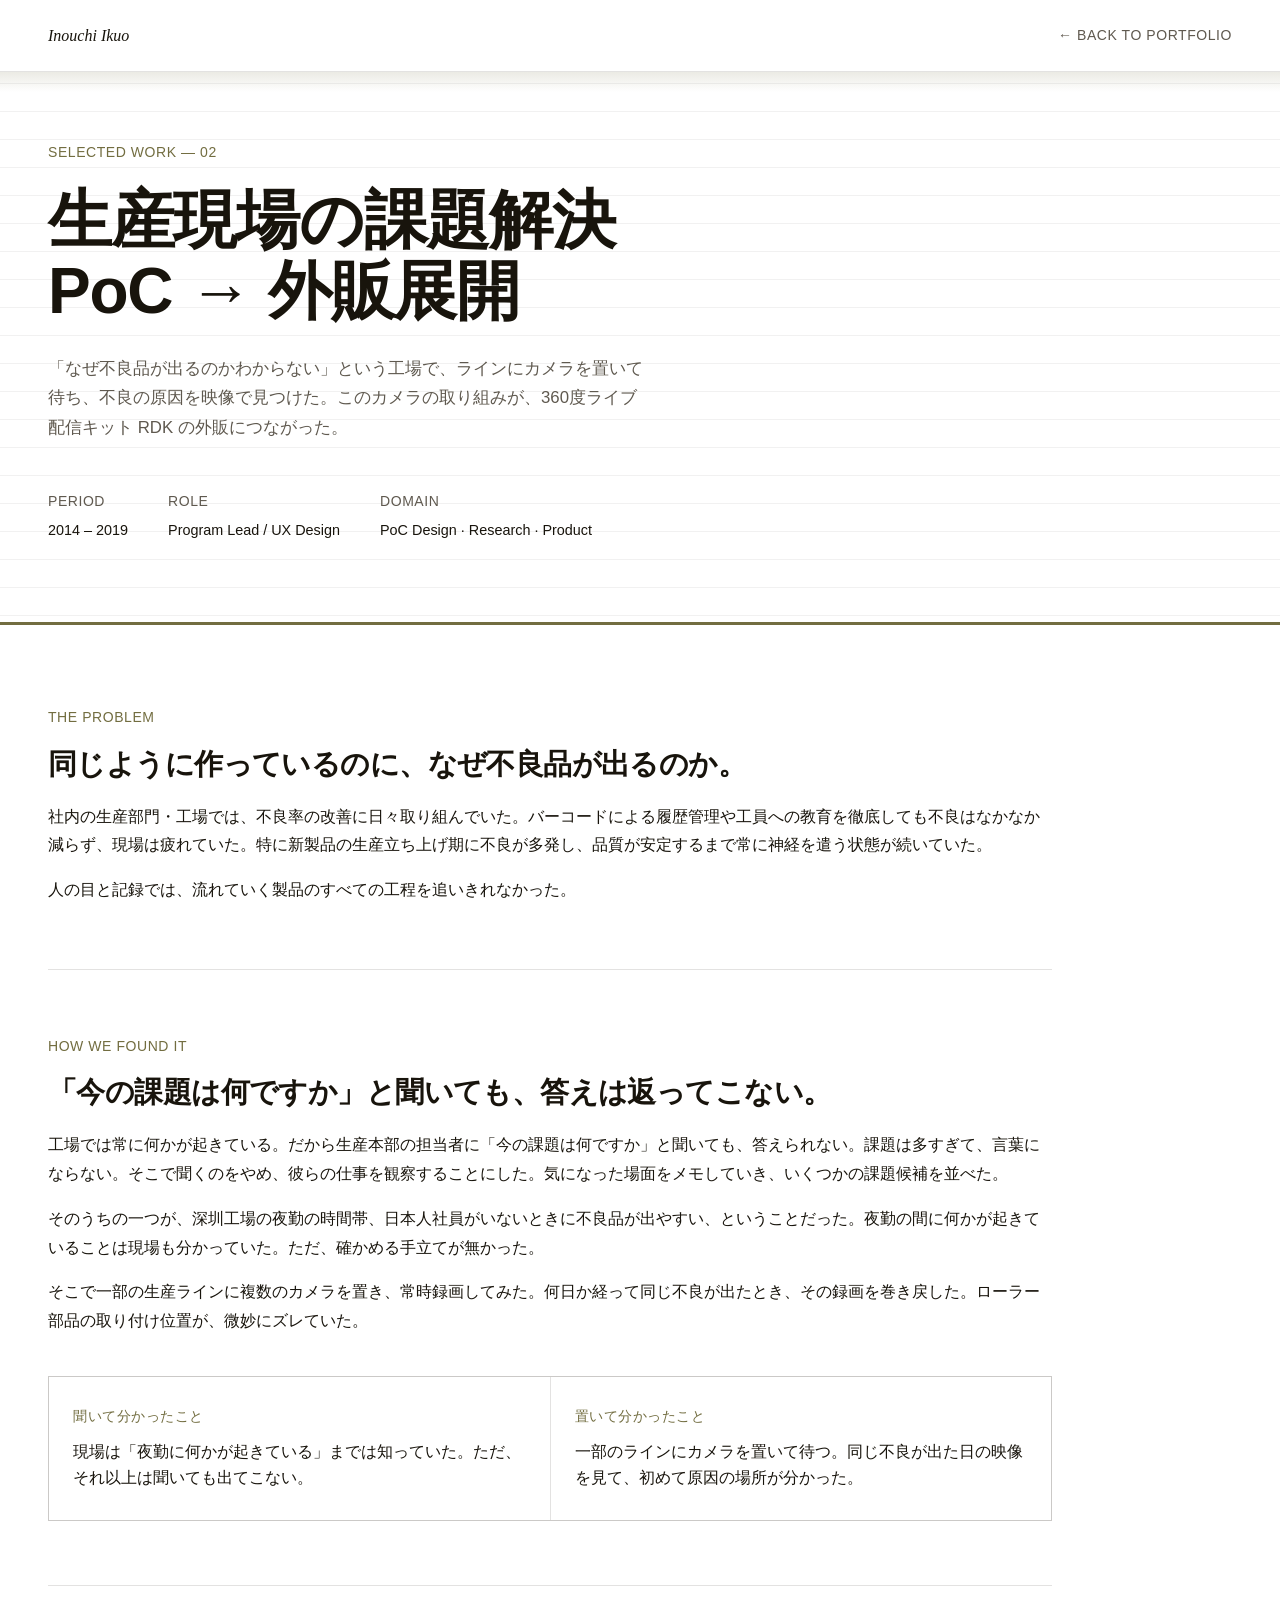
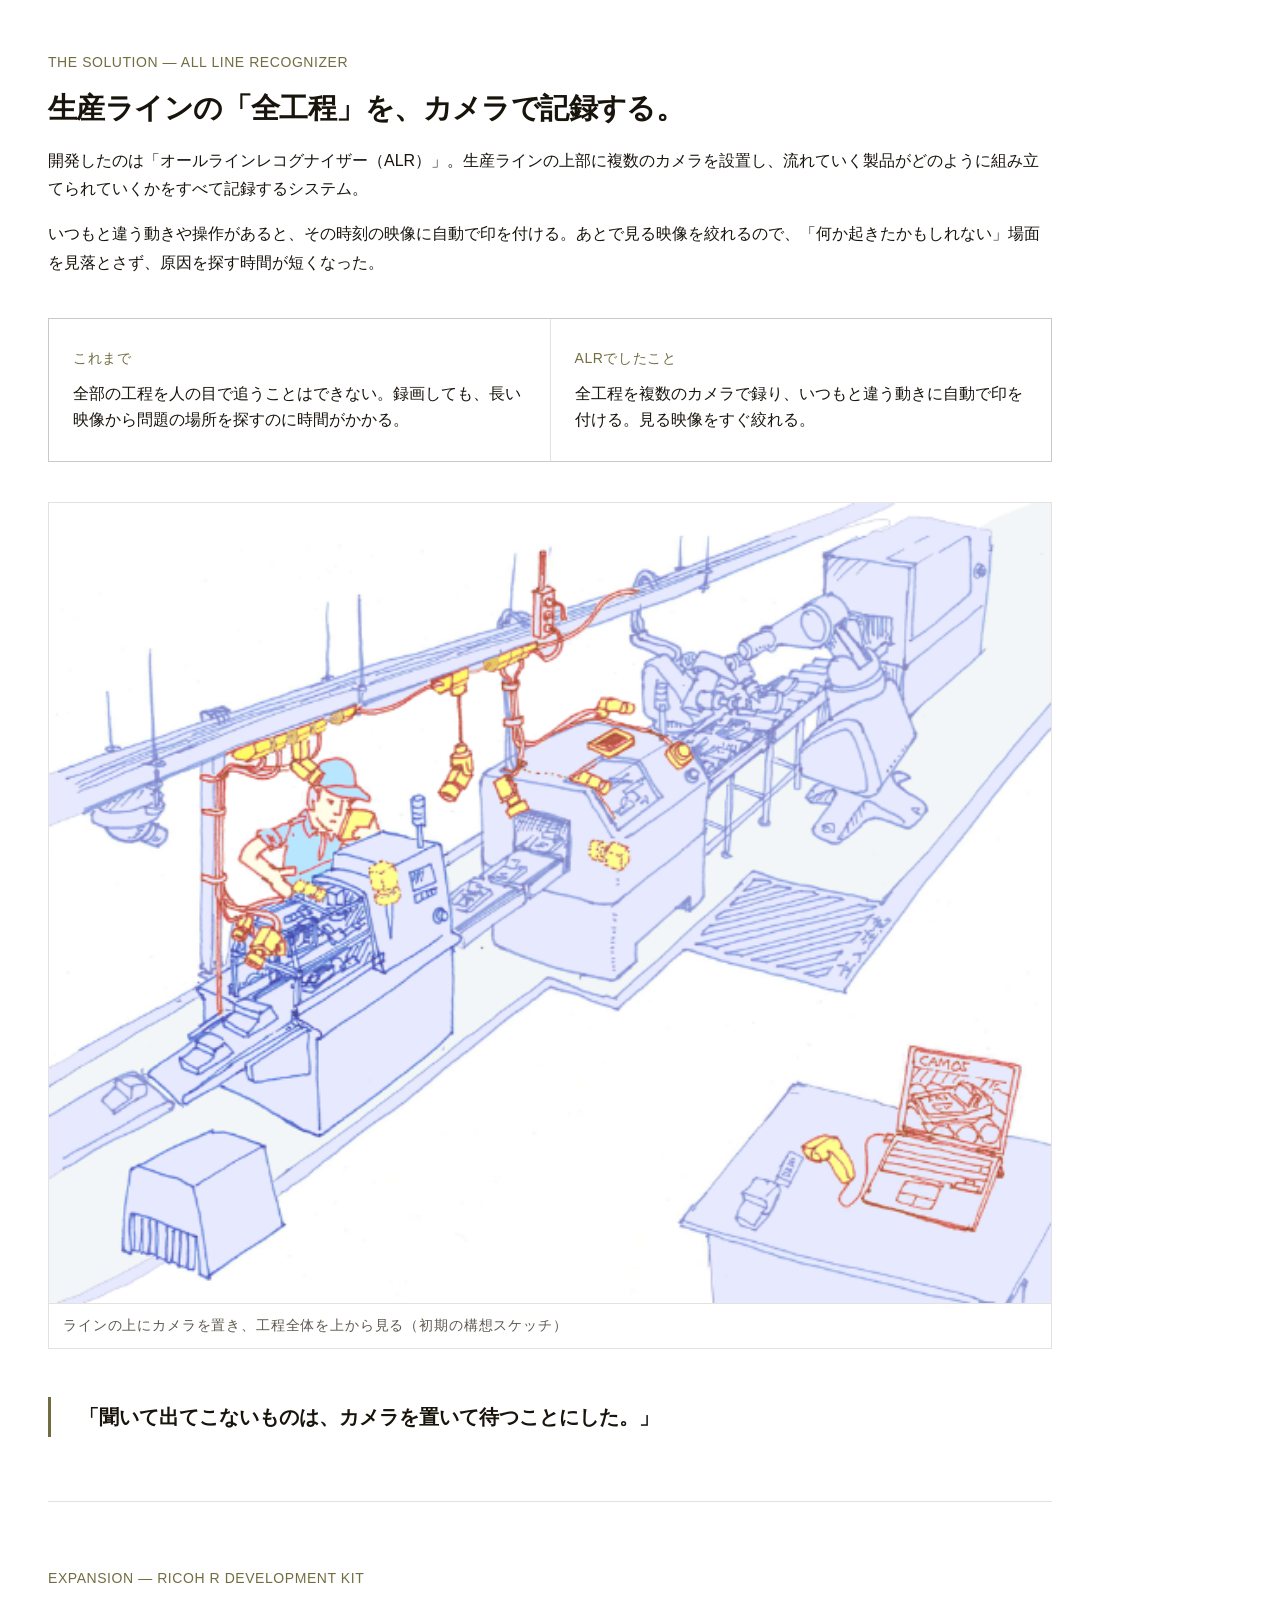
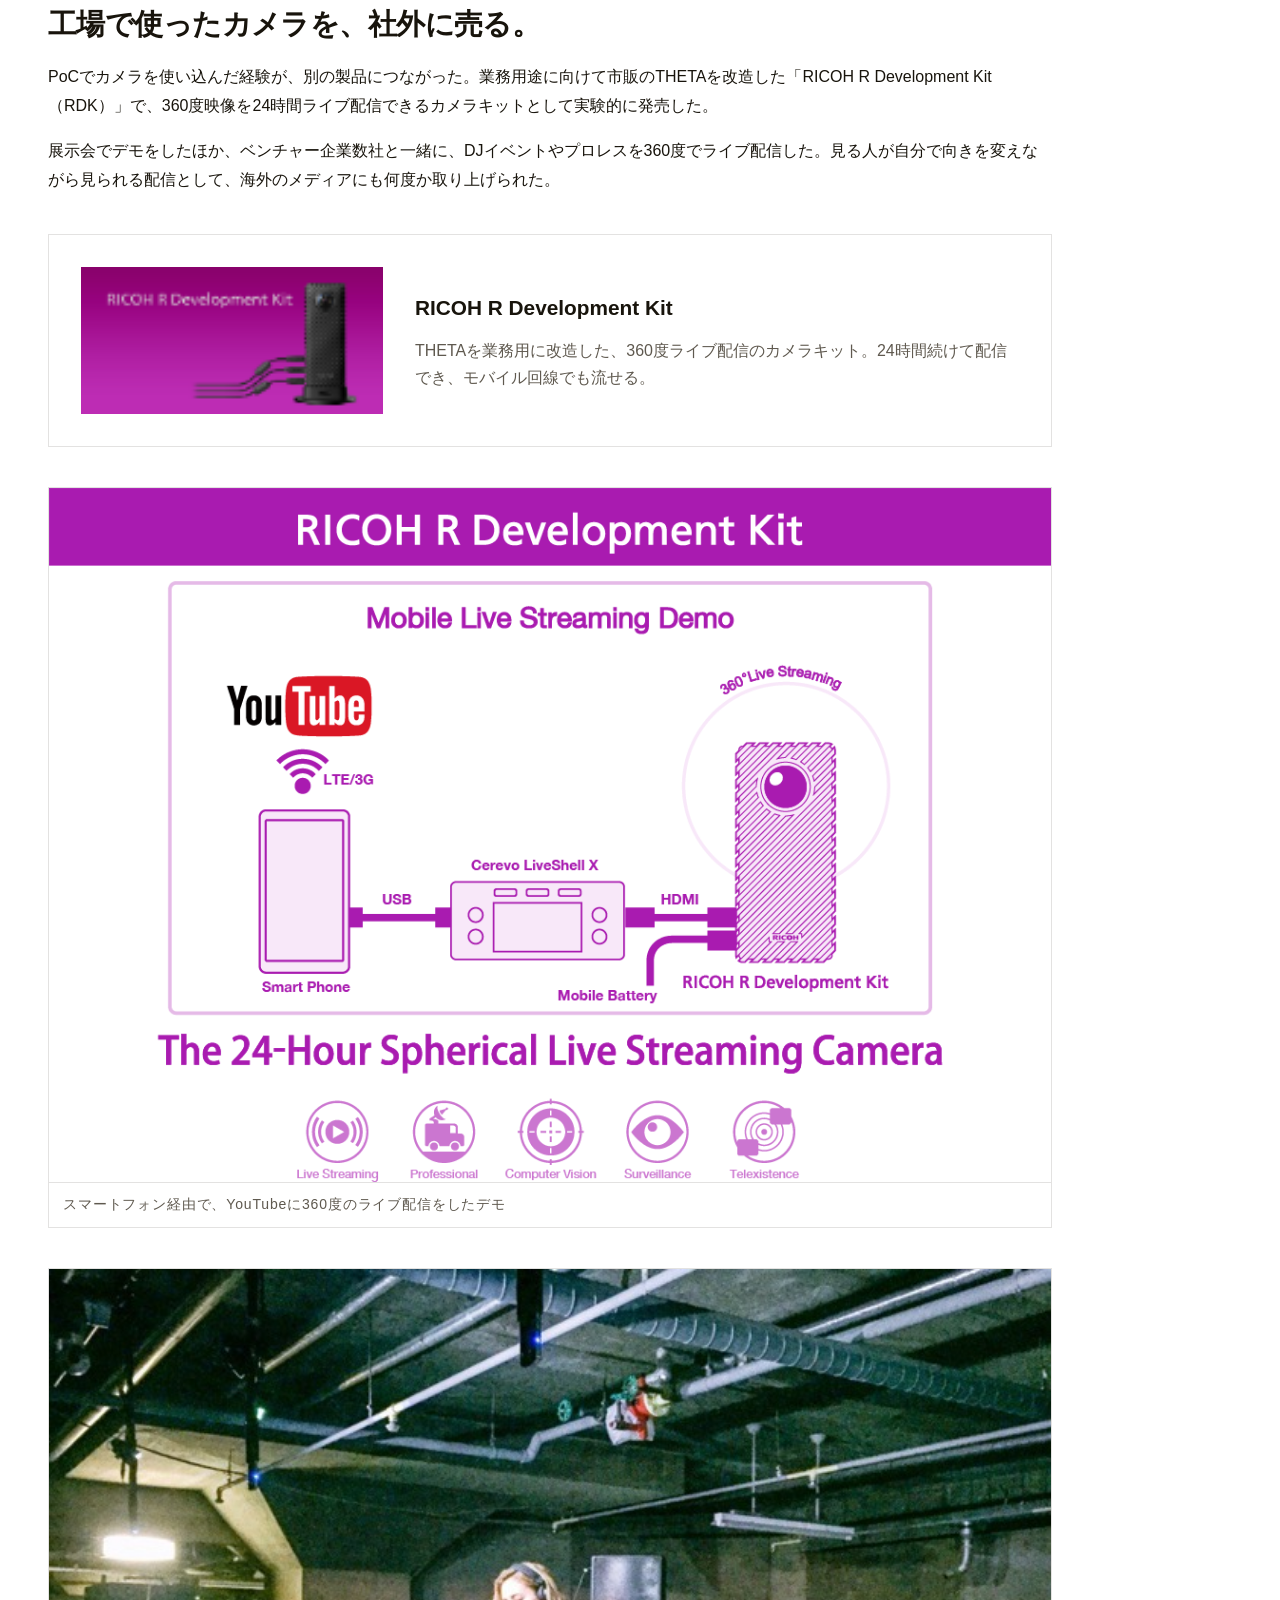
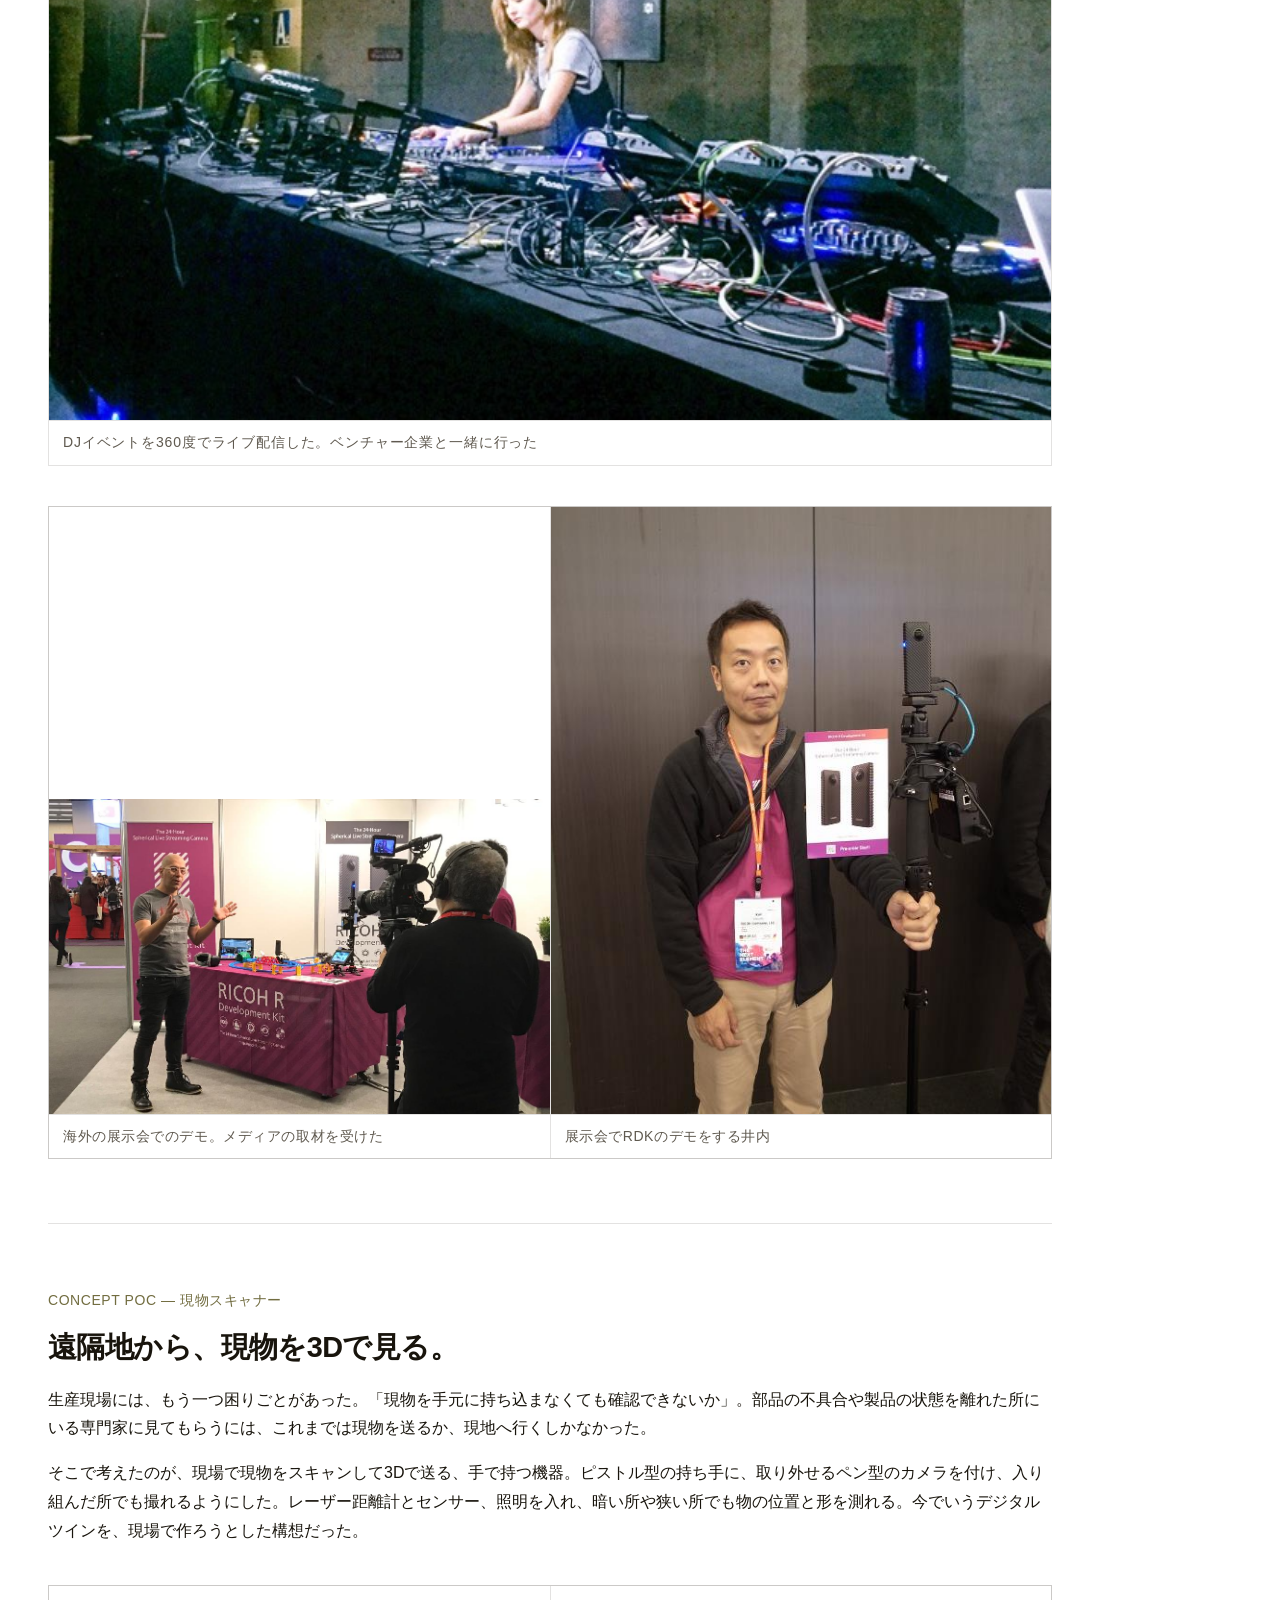
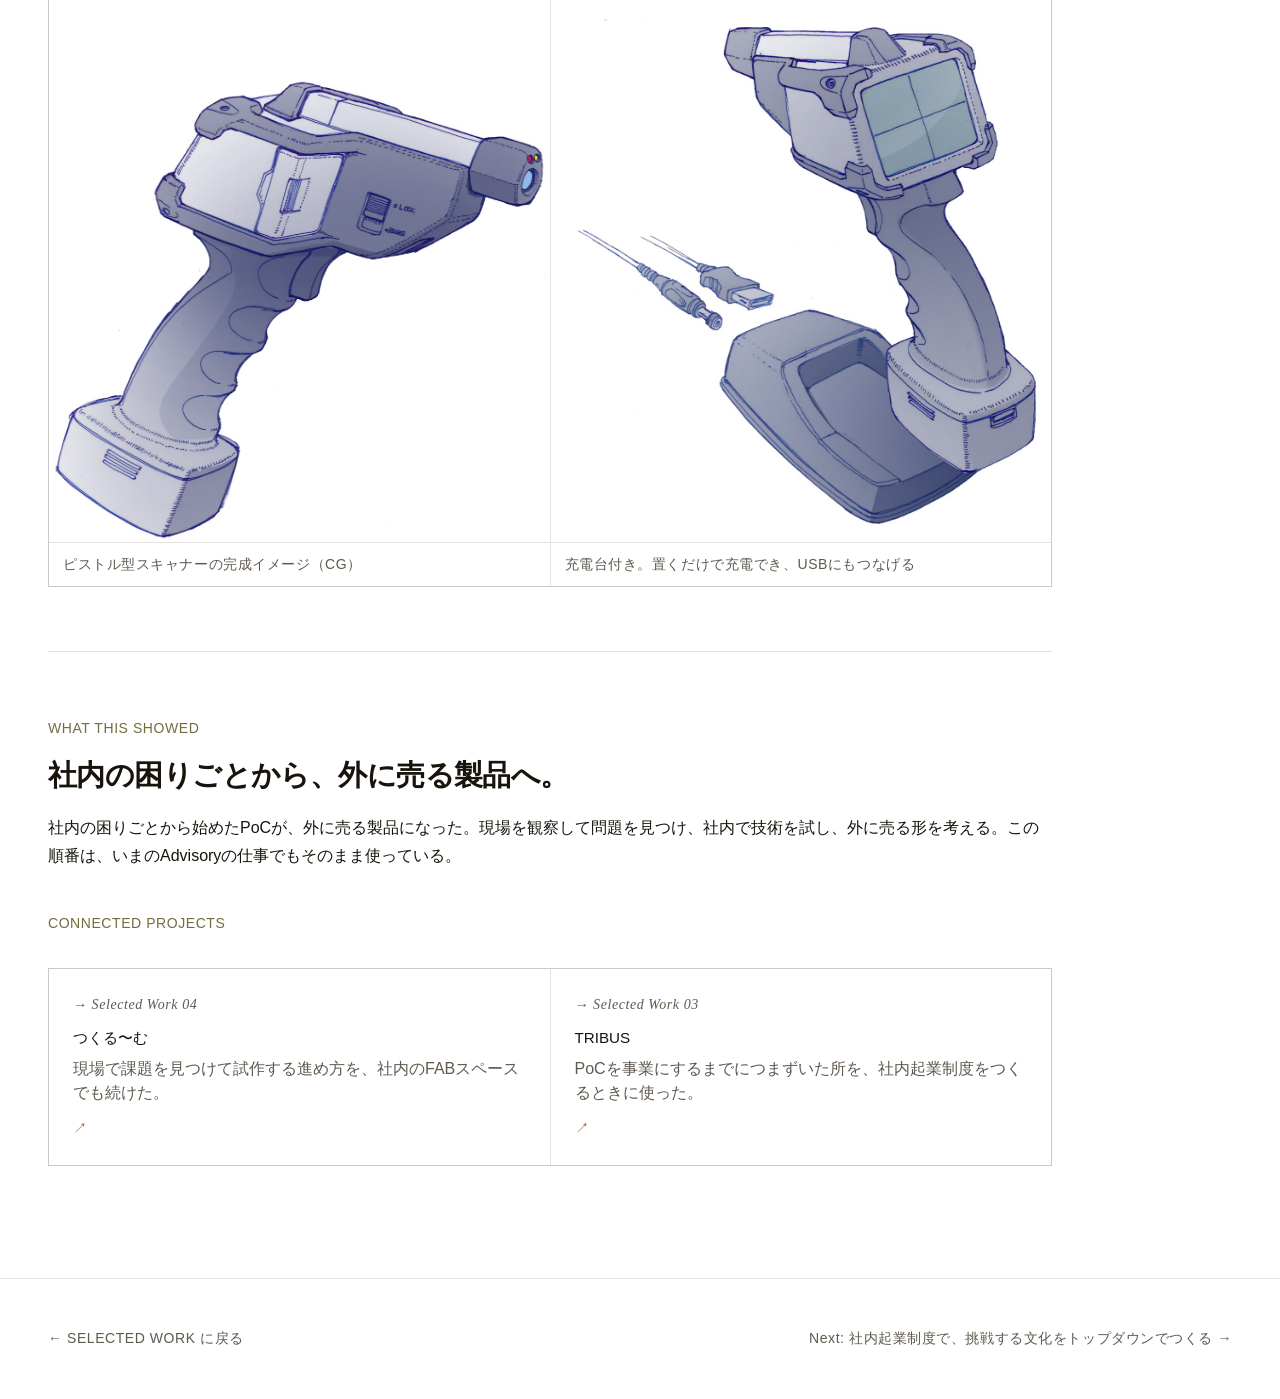
<file: poc.html>
<!DOCTYPE html>
<html lang="ja">
<head>
  <meta charset="UTF-8">
  <meta name="viewport" content="width=device-width, initial-scale=1.0">
  <link rel="stylesheet" href="css/tokens.css">
  <link rel="stylesheet" href="css/nav.css">
  <link rel="stylesheet" href="css/case.css">
  <meta name="description" content="工場のラインにカメラを置いて不良の原因を見つけ、そのカメラの取り組みが360度ライブ配信キットの外販につながった。">
  <meta property="og:title" content="生産現場の課題解決 PoC → 外販展開 — Inouchi Ikuo">
  <meta property="og:description" content="工場のラインにカメラを置いて不良の原因を見つけ、そのカメラの取り組みが360度ライブ配信キットの外販につながった。">
  <meta property="og:type" content="website">
  <title>生産現場の課題解決 PoC → 外販展開 — Inouchi Ikuo</title>
</head>
<body class="tone-poc">

  <nav>
    <a class="nav-logo" href="index.html">Inouchi Ikuo</a>
    <a class="nav-back" href="index.html">← Back to Portfolio</a>
  </nav>

  <main>

  <div class="case-hero-section">
  <div class="case-hero">
    <p class="case-eyebrow">Selected Work — 02</p>
    <h1 class="case-title">生産現場の課題解決<br>PoC → 外販展開</h1>
    <p class="case-subtitle">「なぜ不良品が出るのかわからない」という工場で、ラインにカメラを置いて待ち、不良の原因を映像で見つけた。このカメラの取り組みが、360度ライブ配信キット RDK の外販につながった。</p>
    <dl class="case-meta">
      <div class="case-meta-item">
        <dt>Period</dt>
        <dd>2014 – 2019</dd>
      </div>
      <div class="case-meta-item">
        <dt>Role</dt>
        <dd>Program Lead / UX Design</dd>
      </div>
      <div class="case-meta-item">
        <dt>Domain</dt>
        <dd>PoC Design · Research · Product</dd>
      </div>
    </dl>
  </div>
  </div>

  <div class="case-body">

    <p class="section-label">The Problem</p>
    <h2>同じように作っているのに、なぜ不良品が出るのか。</h2>
    <p>
      社内の生産部門・工場では、不良率の改善に日々取り組んでいた。バーコードによる履歴管理や工員への教育を徹底しても不良はなかなか減らず、現場は疲れていた。特に新製品の生産立ち上げ期に不良が多発し、品質が安定するまで常に神経を遣う状態が続いていた。
    </p>
    <p>
      人の目と記録では、流れていく製品のすべての工程を追いきれなかった。
    </p>

    <hr class="divider">

    <p class="section-label">How We Found It</p>
    <h2>「今の課題は何ですか」と聞いても、答えは返ってこない。</h2>
    <p>
      工場では常に何かが起きている。だから生産本部の担当者に「今の課題は何ですか」と聞いても、答えられない。課題は多すぎて、言葉にならない。そこで聞くのをやめ、彼らの仕事を観察することにした。気になった場面をメモしていき、いくつかの課題候補を並べた。
    </p>
    <p>
      そのうちの一つが、深圳工場の夜勤の時間帯、日本人社員がいないときに不良品が出やすい、ということだった。夜勤の間に何かが起きていることは現場も分かっていた。ただ、確かめる手立てが無かった。
    </p>
    <p>
      そこで一部の生産ラインに複数のカメラを置き、常時録画してみた。何日か経って同じ不良が出たとき、その録画を巻き戻した。ローラー部品の取り付け位置が、微妙にズレていた。
    </p>

    <div class="insight-grid">
      <div class="insight-item">
        <div class="insight-label">聞いて分かったこと</div>
        <p class="insight-text">現場は「夜勤に何かが起きている」までは知っていた。ただ、それ以上は聞いても出てこない。</p>
      </div>
      <div class="insight-item">
        <div class="insight-label">置いて分かったこと</div>
        <p class="insight-text">一部のラインにカメラを置いて待つ。同じ不良が出た日の映像を見て、初めて原因の場所が分かった。</p>
      </div>
    </div>

    <hr class="divider">

    <p class="section-label">The Solution — All Line Recognizer</p>
    <h2>生産ラインの「全工程」を、カメラで記録する。</h2>
    <p>
      開発したのは「オールラインレコグナイザー（ALR）」。生産ラインの上部に複数のカメラを設置し、流れていく製品がどのように組み立てられていくかをすべて記録するシステム。
    </p>
    <p>
      いつもと違う動きや操作があると、その時刻の映像に自動で印を付ける。あとで見る映像を絞れるので、「何か起きたかもしれない」場面を見落とさず、原因を探す時間が短くなった。
    </p>

    <div class="insight-grid">
      <div class="insight-item">
        <div class="insight-label">これまで</div>
        <p class="insight-text">全部の工程を人の目で追うことはできない。録画しても、長い映像から問題の場所を探すのに時間がかかる。</p>
      </div>
      <div class="insight-item">
        <div class="insight-label">ALRでしたこと</div>
        <p class="insight-text">全工程を複数のカメラで録り、いつもと違う動きに自動で印を付ける。見る映像をすぐ絞れる。</p>
      </div>
    </div>

    <div class="case-photo">
      <img loading="lazy" src="images/jiko/ALR004.png" alt="生産ライン俯瞰図">
      <div class="case-photo-caption">ラインの上にカメラを置き、工程全体を上から見る（初期の構想スケッチ）</div>
    </div>

    <div class="pullquote">
      <p>「聞いて出てこないものは、カメラを置いて待つことにした。」</p>
    </div>

    <hr class="divider">

    <p class="section-label">Expansion — RICOH R Development Kit</p>
    <h2>工場で使ったカメラを、社外に売る。</h2>
    <p>
      PoCでカメラを使い込んだ経験が、別の製品につながった。業務用途に向けて市販のTHETAを改造した「RICOH R Development Kit（RDK）」で、360度映像を24時間ライブ配信できるカメラキットとして実験的に発売した。
    </p>
    <p>
      展示会でデモをしたほか、ベンチャー企業数社と一緒に、DJイベントやプロレスを360度でライブ配信した。見る人が自分で向きを変えながら見られる配信として、海外のメディアにも何度か取り上げられた。
    </p>

    <div class="product-block">
      <img loading="lazy" src="images/jiko/RDK000.png" alt="RICOH R Development Kit">
      <div>
        <div class="product-name">RICOH R Development Kit</div>
        <p class="product-desc">THETAを業務用に改造した、360度ライブ配信のカメラキット。24時間続けて配信でき、モバイル回線でも流せる。</p>
      </div>
    </div>

    <div class="case-photo">
      <img loading="lazy" src="images/jiko/Demo004.png" alt="RDK モバイルライブ配信デモ">
      <div class="case-photo-caption">スマートフォン経由で、YouTubeに360度のライブ配信をしたデモ</div>
    </div>

    <div class="case-photo">
      <img loading="lazy" src="images/jiko/RDK003.jpg" alt="DJイベントでの360度ライブ配信">
      <div class="case-photo-caption">DJイベントを360度でライブ配信した。ベンチャー企業と一緒に行った</div>
    </div>

    <div class="screen-grid">
      <div class="screen-item">
        <img loading="lazy" src="images/jiko/RDK004.jpg" alt="展示会でのメディア取材">
        <div class="screen-caption">海外の展示会でのデモ。メディアの取材を受けた</div>
      </div>
      <div class="screen-item">
        <img loading="lazy" src="images/jiko/RDK005.jpg" alt="RDKデモの様子">
        <div class="screen-caption">展示会でRDKのデモをする井内</div>
      </div>
    </div>

    <hr class="divider">

    <p class="section-label">Concept PoC — 現物スキャナー</p>
    <h2>遠隔地から、現物を3Dで見る。</h2>
    <p>
      生産現場には、もう一つ困りごとがあった。「現物を手元に持ち込まなくても確認できないか」。部品の不具合や製品の状態を離れた所にいる専門家に見てもらうには、これまでは現物を送るか、現地へ行くしかなかった。
    </p>
    <p>
      そこで考えたのが、現場で現物をスキャンして3Dで送る、手で持つ機器。ピストル型の持ち手に、取り外せるペン型のカメラを付け、入り組んだ所でも撮れるようにした。レーザー距離計とセンサー、照明を入れ、暗い所や狭い所でも物の位置と形を測れる。今でいうデジタルツインを、現場で作ろうとした構想だった。
    </p>

    <div class="screen-grid">
      <div class="screen-item">
        <img loading="lazy" src="images/jiko/scanner_cg1.jpg" alt="現物スキャナー CGパース">
        <div class="screen-caption">ピストル型スキャナーの完成イメージ（CG）</div>
      </div>
      <div class="screen-item">
        <img loading="lazy" src="images/jiko/scanner_cg2.jpg" alt="スキャナー 充電クレードル">
        <div class="screen-caption">充電台付き。置くだけで充電でき、USBにもつなげる</div>
      </div>
    </div>

    <hr class="divider">

    <p class="section-label">What This Showed</p>
    <h2>社内の困りごとから、外に売る製品へ。</h2>
    <p>
      社内の困りごとから始めたPoCが、外に売る製品になった。現場を観察して問題を見つけ、社内で技術を試し、外に売る形を考える。この順番は、いまのAdvisoryの仕事でもそのまま使っている。
    </p>

    <p class="section-label section-label-spaced">Connected Projects</p>
    <div class="connected">
      <div class="connected-item">
        <a href="tsukuroom.html">
          <div class="connected-num">→ Selected Work 04</div>
          <div class="connected-name">つくる〜む</div>
          <div class="connected-desc">現場で課題を見つけて試作する進め方を、社内のFABスペースでも続けた。</div>
          <div class="connected-arrow">↗</div>
        </a>
      </div>
      <div class="connected-item">
        <a href="tribus.html">
          <div class="connected-num">→ Selected Work 03</div>
          <div class="connected-name">TRIBUS</div>
          <div class="connected-desc">PoCを事業にするまでにつまずいた所を、社内起業制度をつくるときに使った。</div>
          <div class="connected-arrow">↗</div>
        </a>
      </div>
    </div>

  </div>

  </main>

  <div class="back-section">
    <a class="back-link" href="index.html">← Selected Work に戻る</a>
    <a class="back-project" href="tribus.html">Next: 社内起業制度で、挑戦する文化をトップダウンでつくる →</a>
  </div>

</body>
</html>
</file>
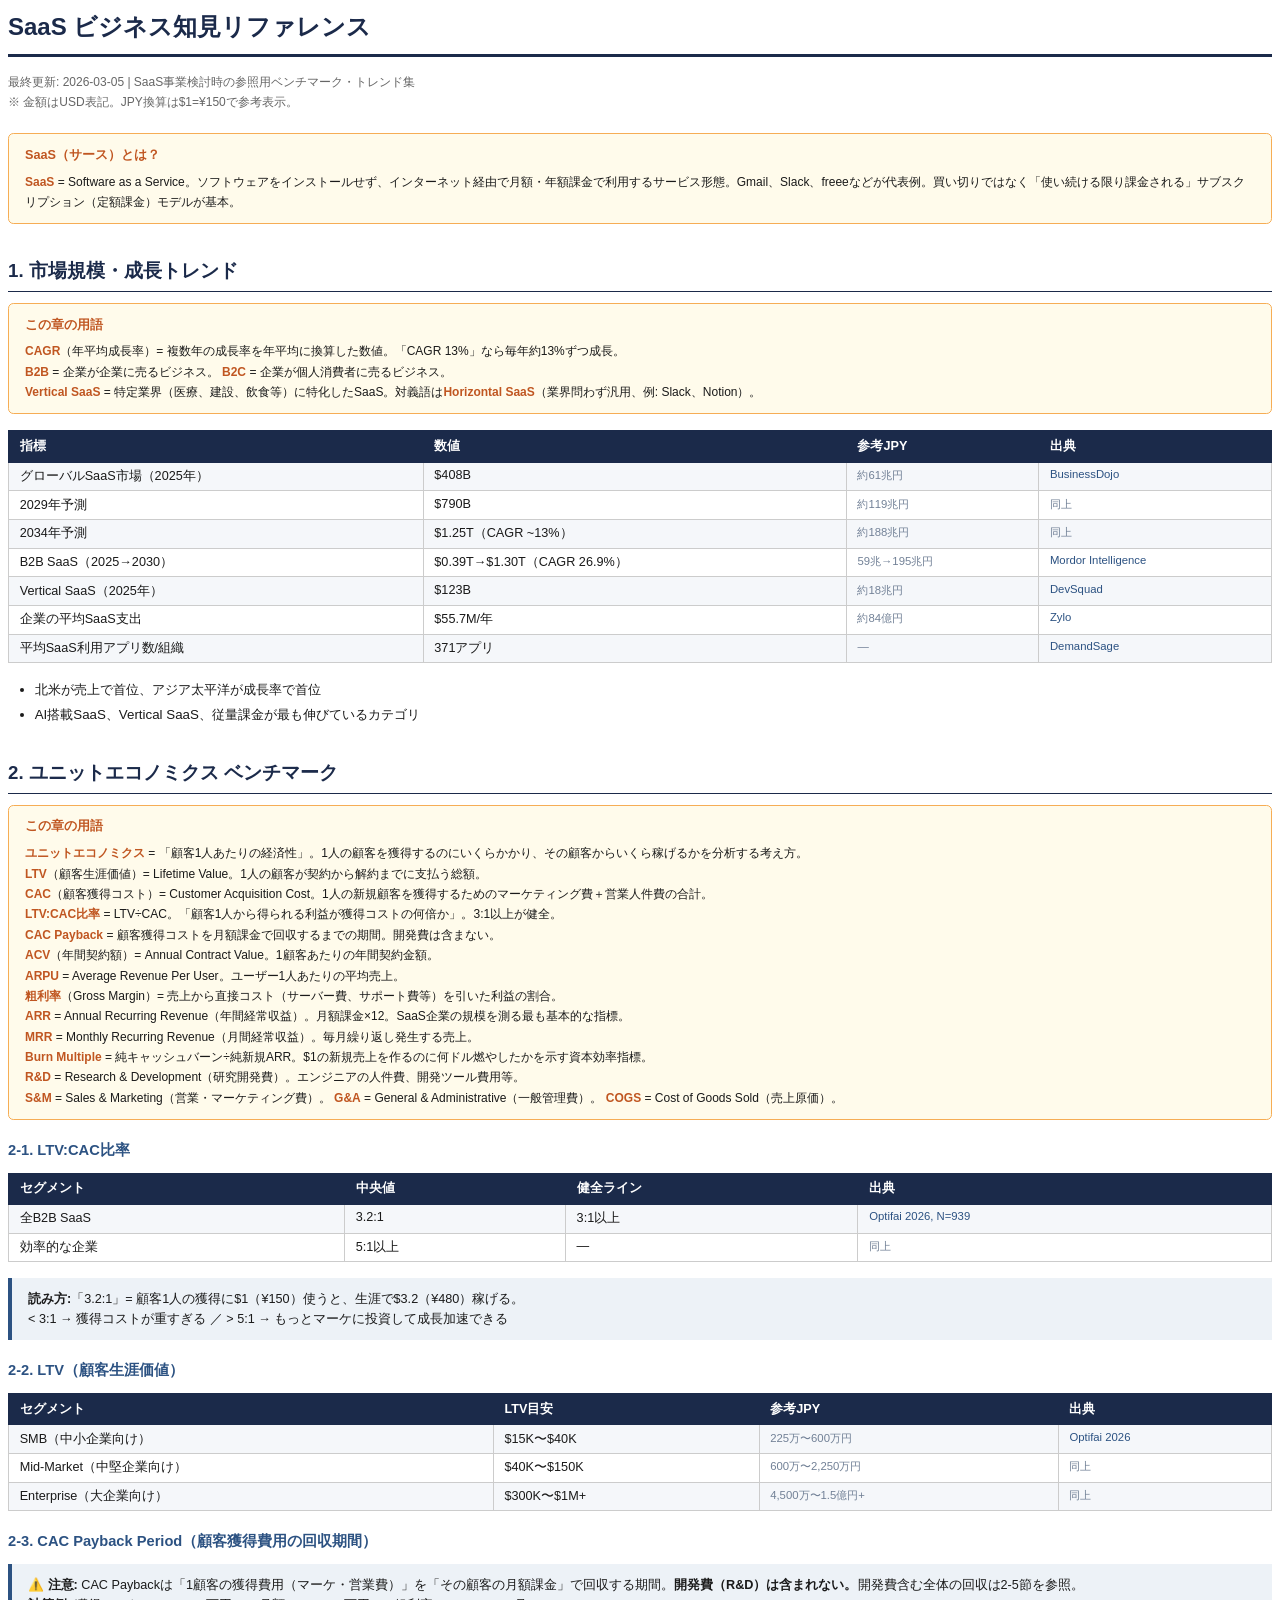
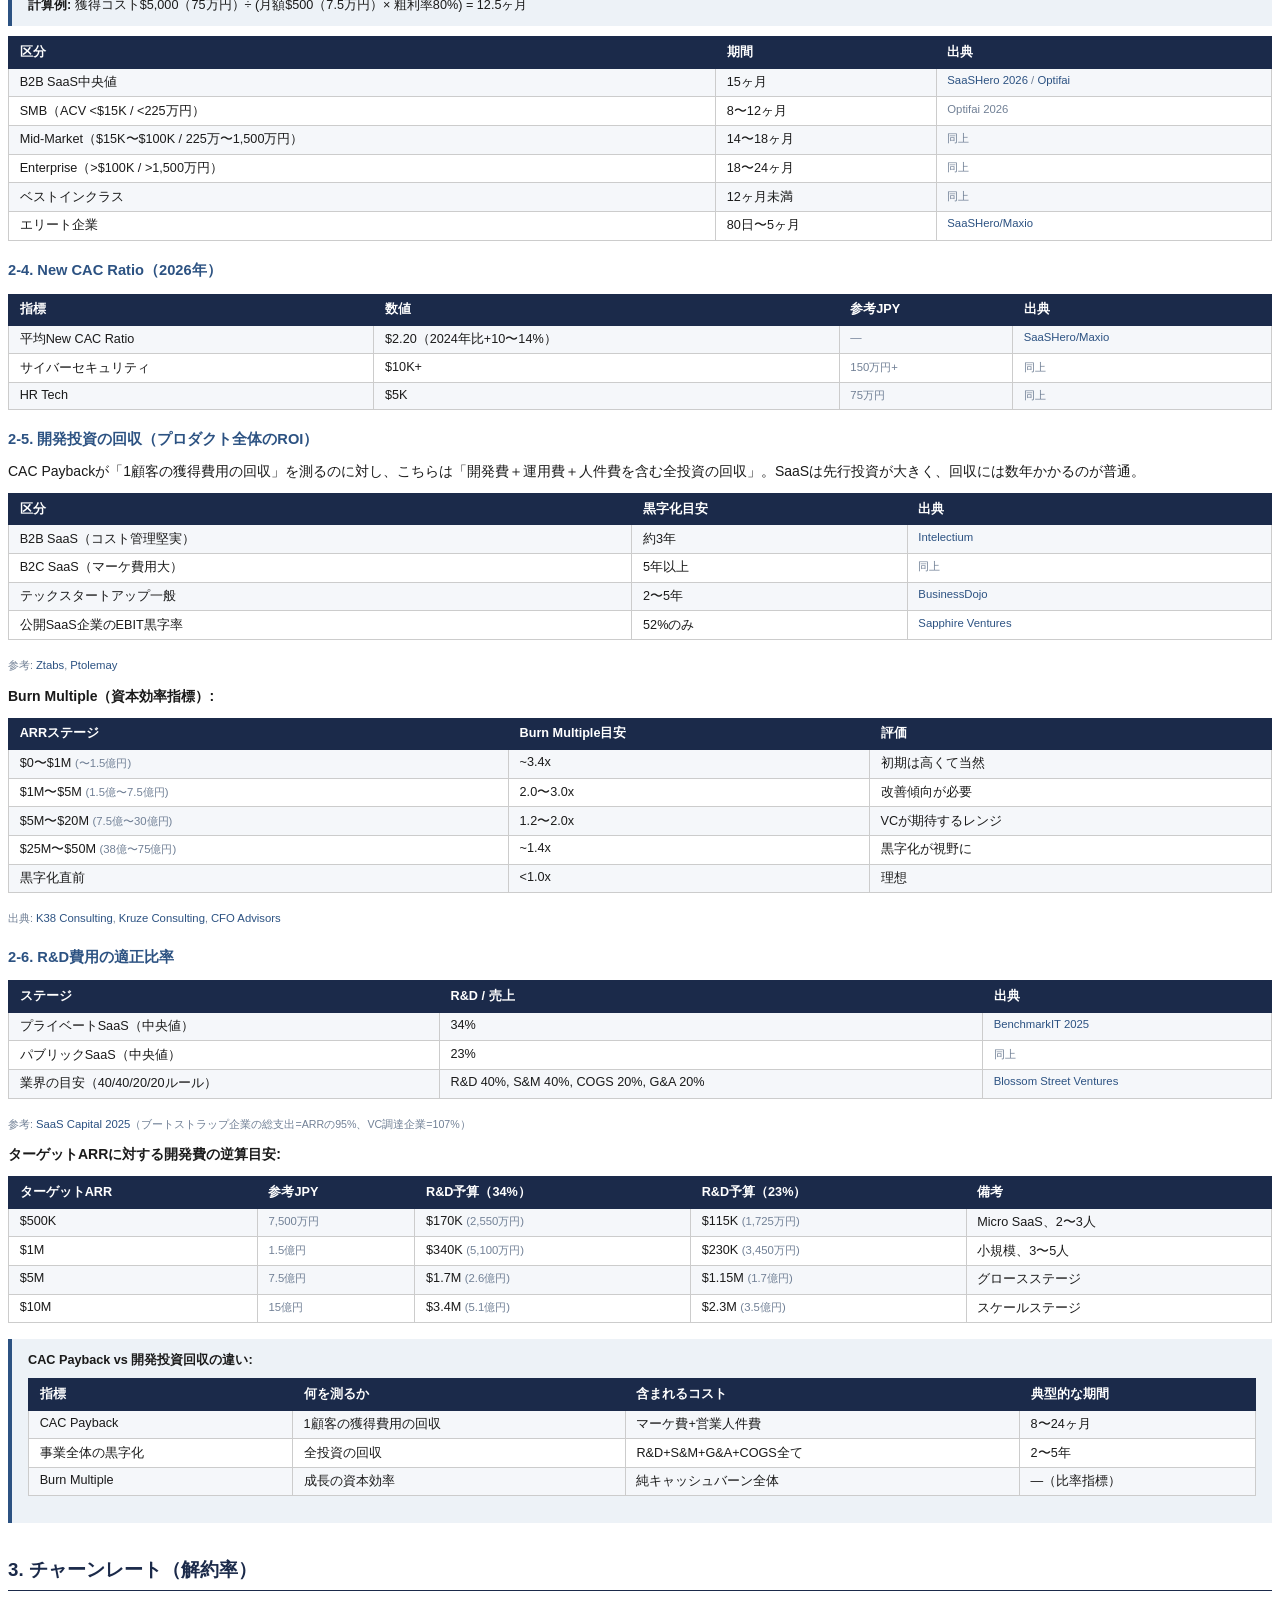
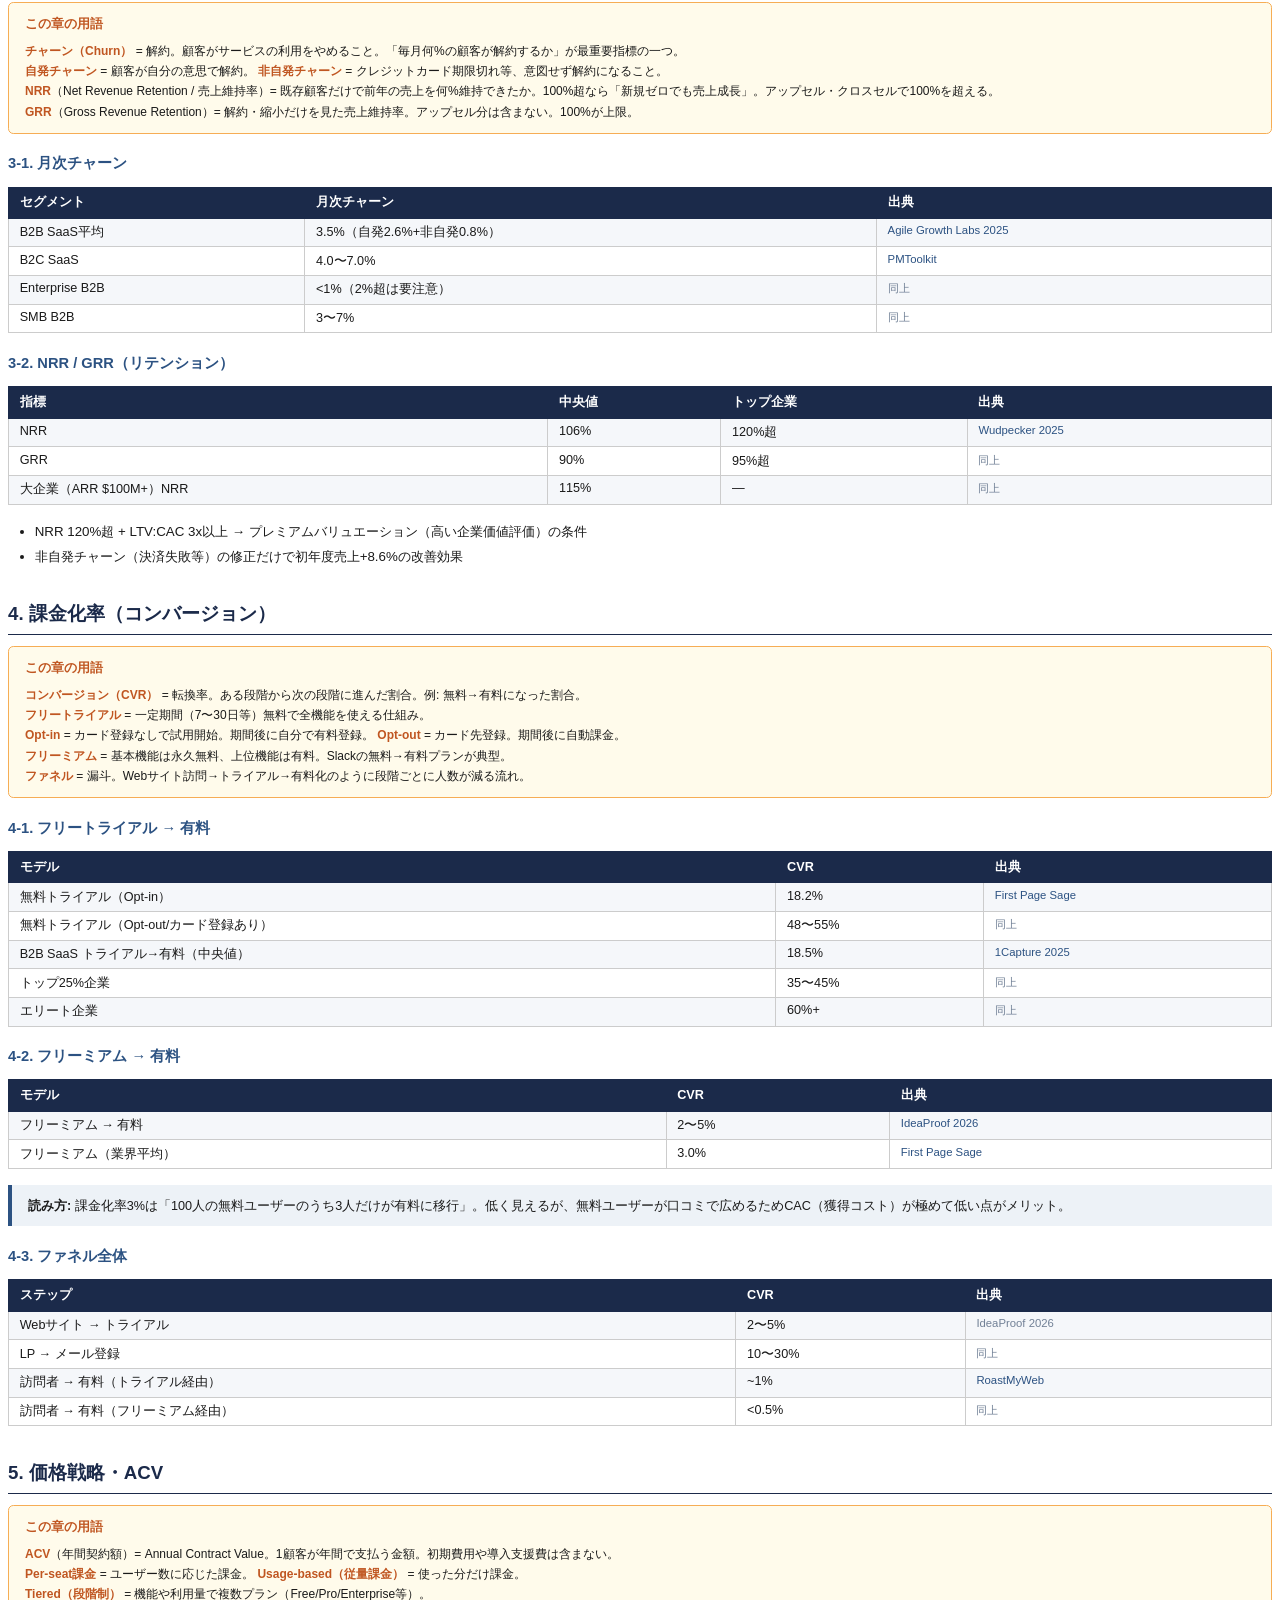
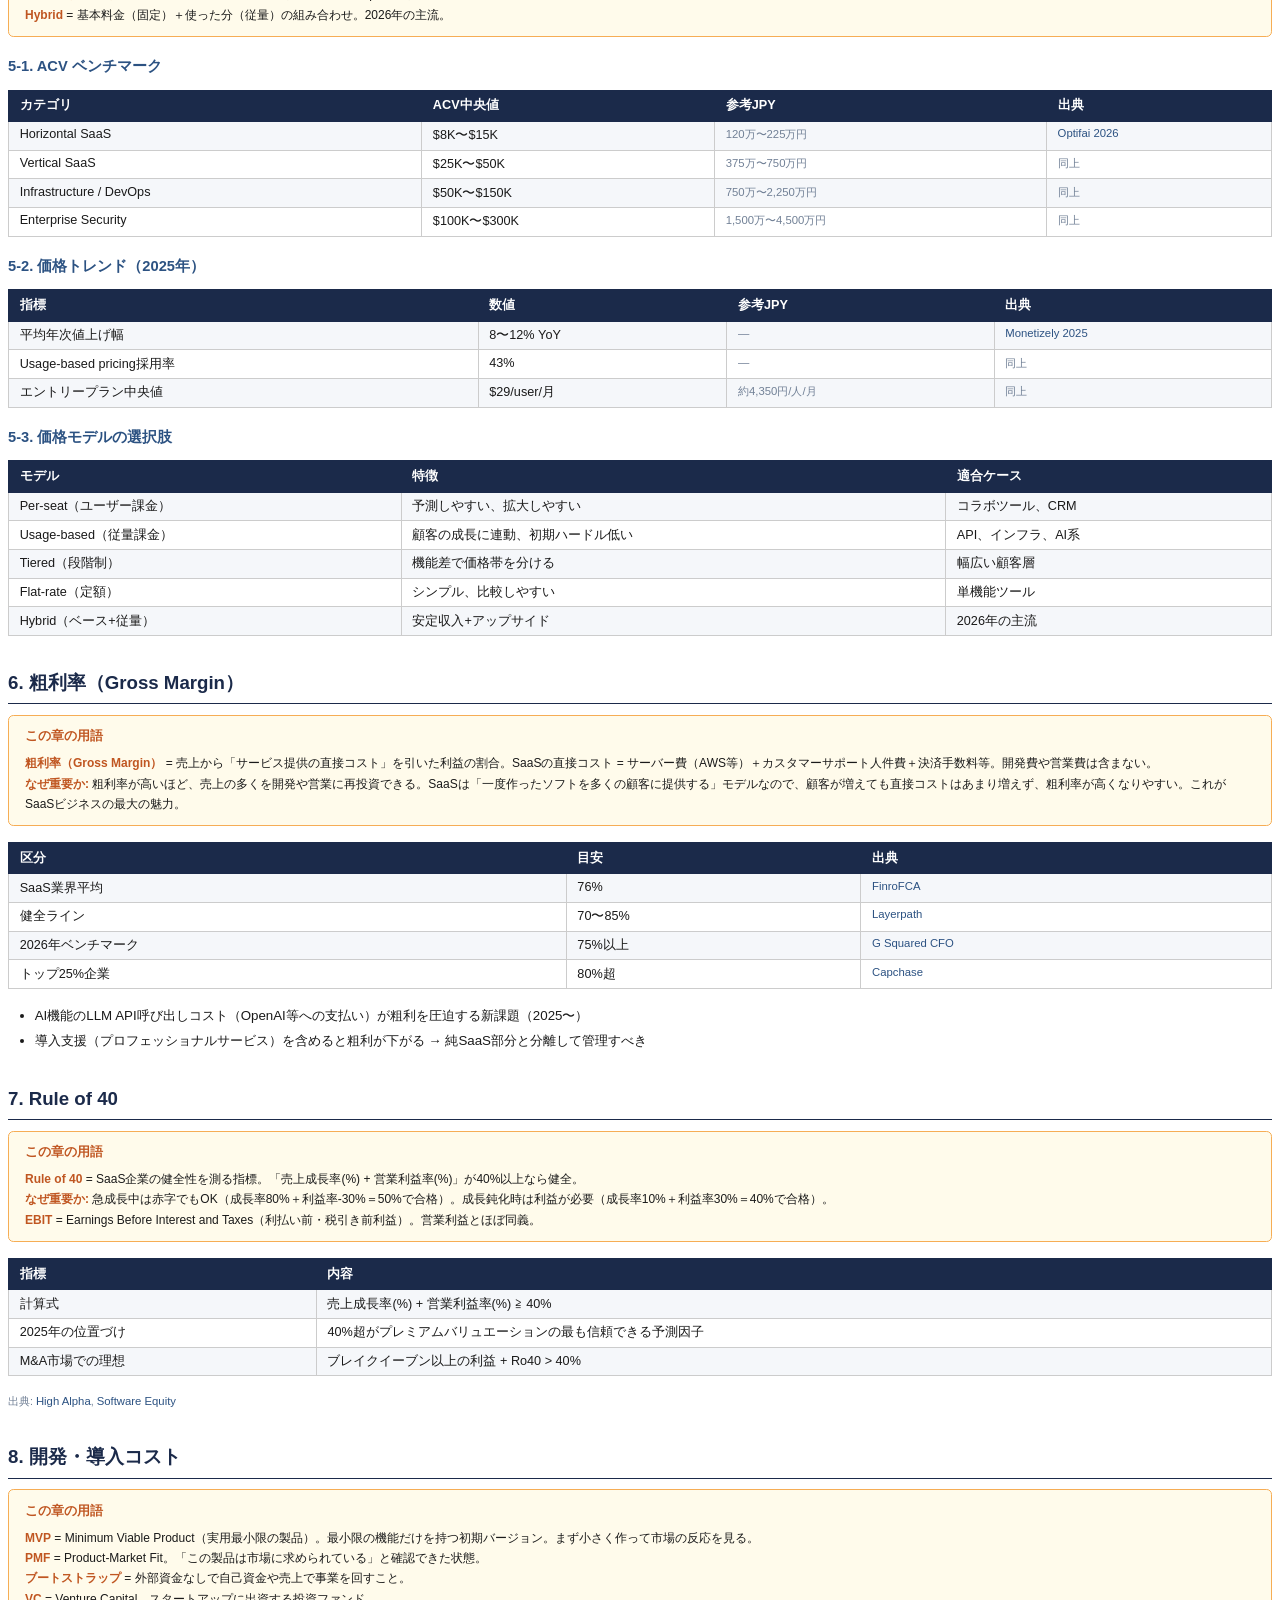
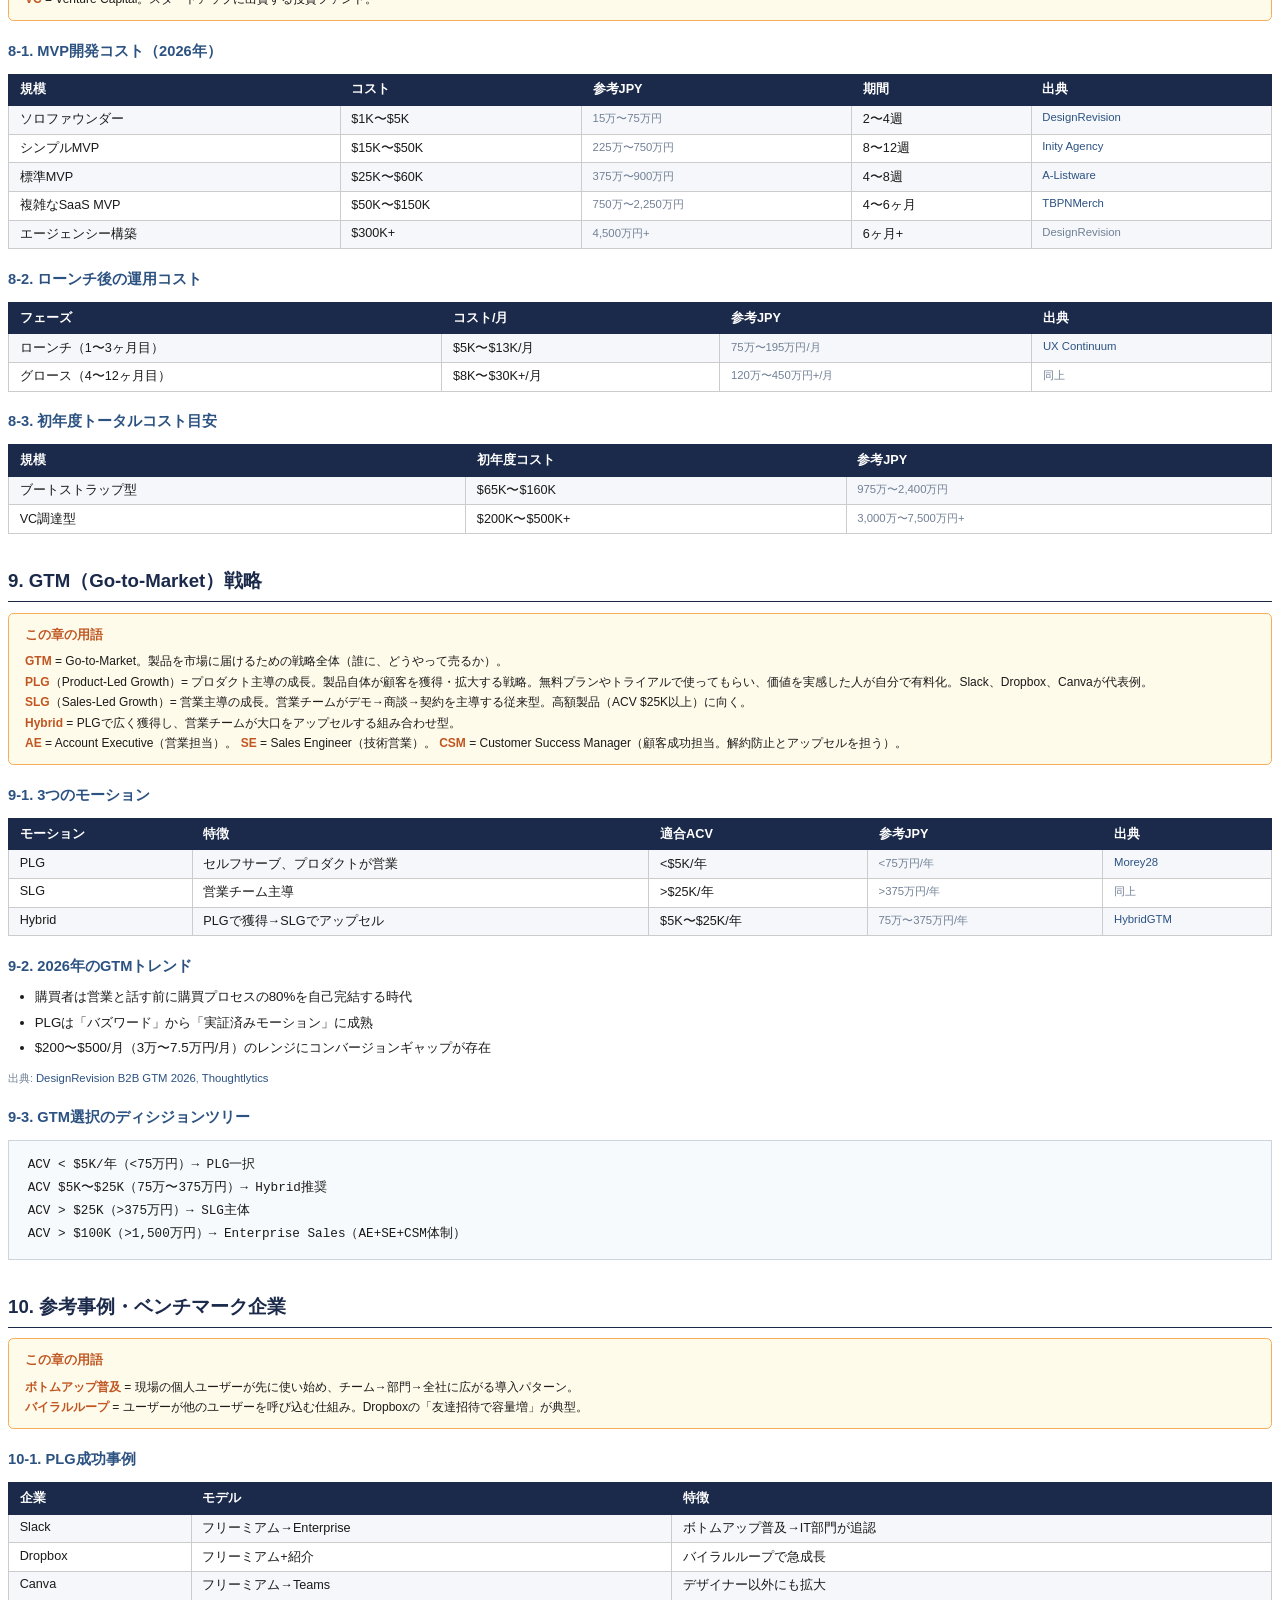
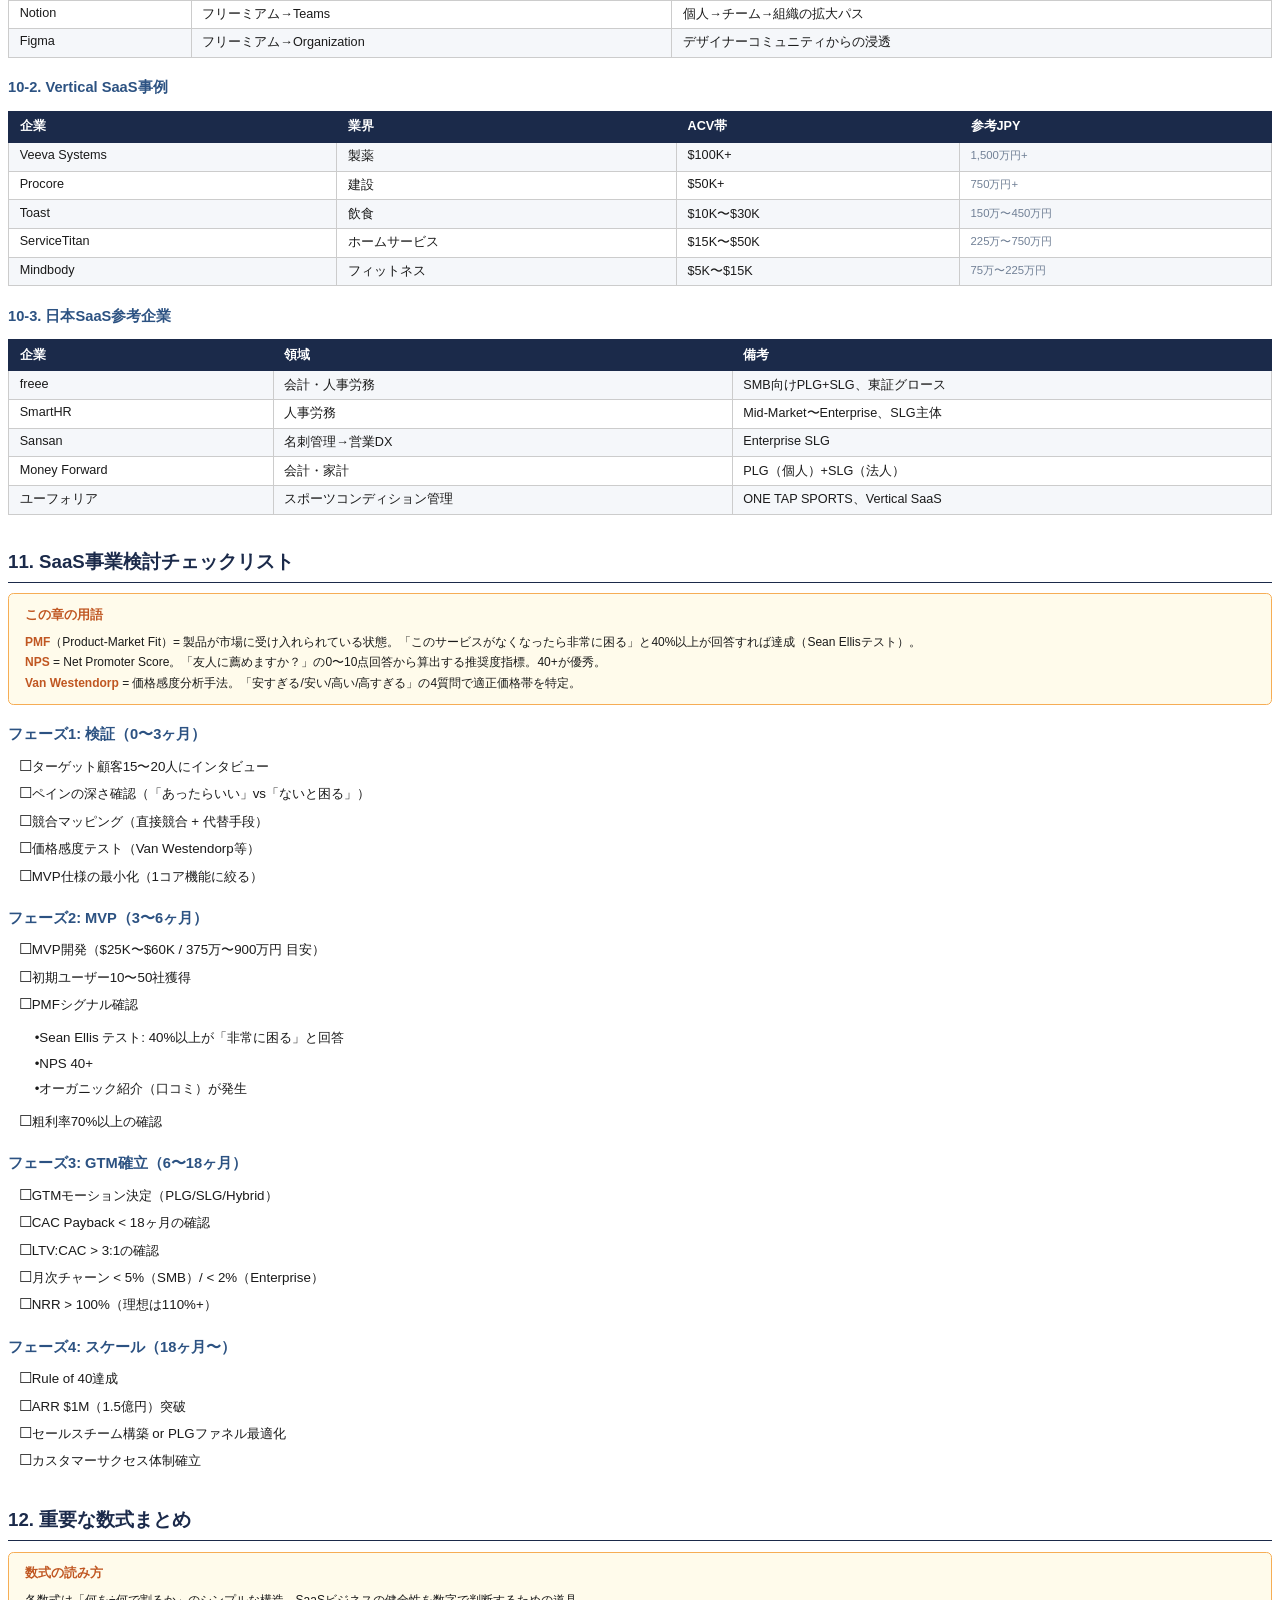
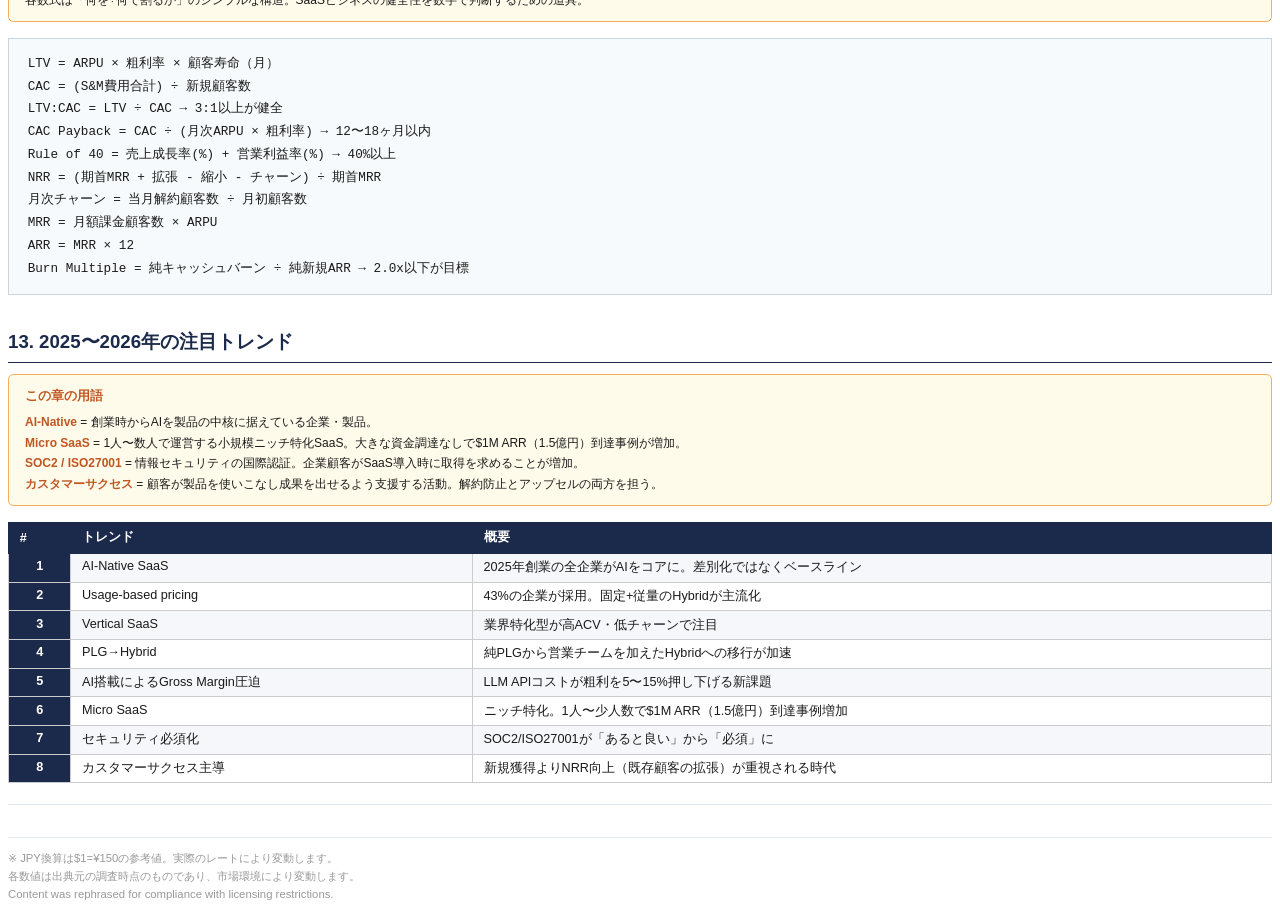
<file: saas-ref.html>
<html xmlns:o="urn:schemas-microsoft-com:office:office"
      xmlns:w="urn:schemas-microsoft-com:office:word"
      xmlns="http://www.w3.org/TR/REC-html40">
<head>
<meta charset="utf-8">
<meta name="ProgId" content="Word.Document">
<meta name="Generator" content="Microsoft Word 15">
<style>
  @page{size:A4;margin:2.5cm 2cm 2cm 2cm}
  body{font-family:'Yu Gothic',sans-serif;font-size:10.5pt;line-height:1.6;color:#1a1a1a}
  h1{font-size:18pt;color:#1b2a4a;border-bottom:3px solid #1b2a4a;padding-bottom:6pt;margin:0 0 12pt}
  h2{font-size:14pt;color:#1b2a4a;border-bottom:1.5px solid #1b2a4a;padding-bottom:4pt;margin:24pt 0 8pt;page-break-after:avoid}
  h3{font-size:11pt;color:#2c5282;margin:14pt 0 6pt;page-break-after:avoid}
  p{margin:4pt 0}
  .sub{font-size:9pt;color:#666;margin-bottom:16pt}
  table{border-collapse:collapse;width:100%;margin:8pt 0 12pt;font-size:9.5pt;page-break-inside:avoid}
  th{background:#1b2a4a;color:#fff;font-weight:bold;padding:5pt 8pt;border:1px solid #1b2a4a;text-align:left}
  td{padding:4pt 8pt;border:1px solid #ccc;vertical-align:top}
  tr:nth-child(even) td{background:#f5f7fa}
  tr:nth-child(odd) td{background:#fff}
  ul,ol{margin:4pt 0 8pt;padding-left:20pt}
  li{margin-bottom:3pt;font-size:10pt}
  .nb{background:#edf2f7;border-left:4px solid #2c5282;padding:8pt 12pt;margin:8pt 0;font-size:9.5pt}
  .gl{background:#fffbeb;border:1px solid #f6ad55;border-radius:4pt;padding:8pt 12pt;margin:8pt 0 12pt;font-size:9pt;line-height:1.7}
  .gl b{color:#c05621}
  .gt{font-size:9.5pt;font-weight:bold;color:#c05621;margin-bottom:4pt}
  .fb{background:#f7fafc;border:1px solid #cbd5e0;padding:10pt 14pt;margin:8pt 0;font-family:Consolas,monospace;font-size:9.5pt;line-height:1.8;page-break-inside:avoid}
  .cl{list-style-type:none;padding-left:8pt}
  .cl li::before{content:"\2610 ";font-size:11pt}
  .cs{list-style-type:none;padding-left:20pt;font-size:9.5pt}
  .cs li::before{content:"\2022 "}
  .sr{font-size:8.5pt;color:#718096}
  .fn{font-size:8.5pt;color:#999;margin-top:24pt;border-top:1px solid #e2e8f0;padding-top:8pt}
  a{color:#2c5282;text-decoration:none;font-size:8.5pt}
  .jpy{color:#718096;font-size:8.5pt}
  .ref{font-size:8pt;color:#718096;margin:2pt 0 8pt}
</style>
</head>
<body>

<h1>SaaS ビジネス知見リファレンス</h1>
<p class="sub">最終更新: 2026-03-05 | SaaS事業検討時の参照用ベンチマーク・トレンド集<br>※ 金額はUSD表記。JPY換算は$1=¥150で参考表示。</p>

<div class="gl">
<div class="gt">SaaS（サース）とは？</div>
<b>SaaS</b> = Software as a Service。ソフトウェアをインストールせず、インターネット経由で月額・年額課金で利用するサービス形態。Gmail、Slack、freeeなどが代表例。買い切りではなく「使い続ける限り課金される」サブスクリプション（定額課金）モデルが基本。
</div>

<!-- ===== 1 ===== -->
<h2>1. 市場規模・成長トレンド</h2>
<div class="gl">
<div class="gt">この章の用語</div>
<b>CAGR</b>（年平均成長率）= 複数年の成長率を年平均に換算した数値。「CAGR 13%」なら毎年約13%ずつ成長。<br>
<b>B2B</b> = 企業が企業に売るビジネス。 <b>B2C</b> = 企業が個人消費者に売るビジネス。<br>
<b>Vertical SaaS</b> = 特定業界（医療、建設、飲食等）に特化したSaaS。対義語は<b>Horizontal SaaS</b>（業界問わず汎用、例: Slack、Notion）。
</div>
<table>
<tr><th>指標</th><th>数値</th><th>参考JPY</th><th>出典</th></tr>
<tr><td>グローバルSaaS市場（2025年）</td><td>$408B</td><td class="jpy">約61兆円</td><td class="sr"><a href="https://dojobusiness.com/blogs/news/saas-market-statistics">BusinessDojo</a></td></tr>
<tr><td>2029年予測</td><td>$790B</td><td class="jpy">約119兆円</td><td class="sr">同上</td></tr>
<tr><td>2034年予測</td><td>$1.25T（CAGR ~13%）</td><td class="jpy">約188兆円</td><td class="sr">同上</td></tr>
<tr><td>B2B SaaS（2025→2030）</td><td>$0.39T→$1.30T（CAGR 26.9%）</td><td class="jpy">59兆→195兆円</td><td class="sr"><a href="https://www.mordorintelligence.com/industry-reports/b2b-saas-market">Mordor Intelligence</a></td></tr>
<tr><td>Vertical SaaS（2025年）</td><td>$123B</td><td class="jpy">約18兆円</td><td class="sr"><a href="https://devsquad.com/blog/vertical-saas">DevSquad</a></td></tr>
<tr><td>企業の平均SaaS支出</td><td>$55.7M/年</td><td class="jpy">約84億円</td><td class="sr"><a href="https://zylo.com/blog/saas-statistics/">Zylo</a></td></tr>
<tr><td>平均SaaS利用アプリ数/組織</td><td>371アプリ</td><td class="jpy">—</td><td class="sr"><a href="https://www.demandsage.com/saas-statistics/">DemandSage</a></td></tr>
</table>
<ul>
<li>北米が売上で首位、アジア太平洋が成長率で首位</li>
<li>AI搭載SaaS、Vertical SaaS、従量課金が最も伸びているカテゴリ</li>
</ul>

<!-- ===== 2 ===== -->
<h2>2. ユニットエコノミクス ベンチマーク</h2>
<div class="gl">
<div class="gt">この章の用語</div>
<b>ユニットエコノミクス</b> = 「顧客1人あたりの経済性」。1人の顧客を獲得するのにいくらかかり、その顧客からいくら稼げるかを分析する考え方。<br>
<b>LTV</b>（顧客生涯価値）= Lifetime Value。1人の顧客が契約から解約までに支払う総額。<br>
<b>CAC</b>（顧客獲得コスト）= Customer Acquisition Cost。1人の新規顧客を獲得するためのマーケティング費＋営業人件費の合計。<br>
<b>LTV:CAC比率</b> = LTV÷CAC。「顧客1人から得られる利益が獲得コストの何倍か」。3:1以上が健全。<br>
<b>CAC Payback</b> = 顧客獲得コストを月額課金で回収するまでの期間。開発費は含まない。<br>
<b>ACV</b>（年間契約額）= Annual Contract Value。1顧客あたりの年間契約金額。<br>
<b>ARPU</b> = Average Revenue Per User。ユーザー1人あたりの平均売上。<br>
<b>粗利率</b>（Gross Margin）= 売上から直接コスト（サーバー費、サポート費等）を引いた利益の割合。<br>
<b>ARR</b> = Annual Recurring Revenue（年間経常収益）。月額課金×12。SaaS企業の規模を測る最も基本的な指標。<br>
<b>MRR</b> = Monthly Recurring Revenue（月間経常収益）。毎月繰り返し発生する売上。<br>
<b>Burn Multiple</b> = 純キャッシュバーン÷純新規ARR。$1の新規売上を作るのに何ドル燃やしたかを示す資本効率指標。<br>
<b>R&amp;D</b> = Research &amp; Development（研究開発費）。エンジニアの人件費、開発ツール費用等。<br>
<b>S&amp;M</b> = Sales &amp; Marketing（営業・マーケティング費）。 <b>G&amp;A</b> = General &amp; Administrative（一般管理費）。 <b>COGS</b> = Cost of Goods Sold（売上原価）。
</div>

<h3>2-1. LTV:CAC比率</h3>
<table>
<tr><th>セグメント</th><th>中央値</th><th>健全ライン</th><th>出典</th></tr>
<tr><td>全B2B SaaS</td><td>3.2:1</td><td>3:1以上</td><td class="sr"><a href="https://optif.ai/learn/questions/b2b-saas-ltv-benchmark/">Optifai 2026, N=939</a></td></tr>
<tr><td>効率的な企業</td><td>5:1以上</td><td>—</td><td class="sr">同上</td></tr>
</table>
<div class="nb">
<b>読み方:</b>「3.2:1」= 顧客1人の獲得に$1（¥150）使うと、生涯で$3.2（¥480）稼げる。<br>
&lt; 3:1 → 獲得コストが重すぎる ／ &gt; 5:1 → もっとマーケに投資して成長加速できる
</div>

<h3>2-2. LTV（顧客生涯価値）</h3>
<table>
<tr><th>セグメント</th><th>LTV目安</th><th>参考JPY</th><th>出典</th></tr>
<tr><td>SMB（中小企業向け）</td><td>$15K〜$40K</td><td class="jpy">225万〜600万円</td><td class="sr"><a href="https://optif.ai/learn/questions/b2b-saas-ltv-benchmark/">Optifai 2026</a></td></tr>
<tr><td>Mid-Market（中堅企業向け）</td><td>$40K〜$150K</td><td class="jpy">600万〜2,250万円</td><td class="sr">同上</td></tr>
<tr><td>Enterprise（大企業向け）</td><td>$300K〜$1M+</td><td class="jpy">4,500万〜1.5億円+</td><td class="sr">同上</td></tr>
</table>

<h3>2-3. CAC Payback Period（顧客獲得費用の回収期間）</h3>
<div class="nb">
<b>⚠️ 注意:</b> CAC Paybackは「1顧客の獲得費用（マーケ・営業費）」を「その顧客の月額課金」で回収する期間。<b>開発費（R&amp;D）は含まれない。</b>開発費含む全体の回収は2-5節を参照。<br>
<b>計算例:</b> 獲得コスト$5,000（75万円）÷ (月額$500（7.5万円）× 粗利率80%) = 12.5ヶ月
</div>
<table>
<tr><th>区分</th><th>期間</th><th>出典</th></tr>
<tr><td>B2B SaaS中央値</td><td>15ヶ月</td><td class="sr"><a href="https://www.saashero.net/strategy/cac-payback-period-b2b-saas/">SaaSHero 2026</a> / <a href="https://optif.ai/learn/questions/cac-payback-period-benchmark/">Optifai</a></td></tr>
<tr><td>SMB（ACV &lt;$15K / &lt;225万円）</td><td>8〜12ヶ月</td><td class="sr">Optifai 2026</td></tr>
<tr><td>Mid-Market（$15K〜$100K / 225万〜1,500万円）</td><td>14〜18ヶ月</td><td class="sr">同上</td></tr>
<tr><td>Enterprise（&gt;$100K / &gt;1,500万円）</td><td>18〜24ヶ月</td><td class="sr">同上</td></tr>
<tr><td>ベストインクラス</td><td>12ヶ月未満</td><td class="sr">同上</td></tr>
<tr><td>エリート企業</td><td>80日〜5ヶ月</td><td class="sr"><a href="https://www.saashero.net/strategy/maxio-cac-benchmarks-b2b-saas/">SaaSHero/Maxio</a></td></tr>
</table>

<h3>2-4. New CAC Ratio（2026年）</h3>
<table>
<tr><th>指標</th><th>数値</th><th>参考JPY</th><th>出典</th></tr>
<tr><td>平均New CAC Ratio</td><td>$2.20（2024年比+10〜14%）</td><td class="jpy">—</td><td class="sr"><a href="https://www.saashero.net/strategy/maxio-cac-benchmarks-b2b-saas/">SaaSHero/Maxio</a></td></tr>
<tr><td>サイバーセキュリティ</td><td>$10K+</td><td class="jpy">150万円+</td><td class="sr">同上</td></tr>
<tr><td>HR Tech</td><td>$5K</td><td class="jpy">75万円</td><td class="sr">同上</td></tr>
</table>

<h3>2-5. 開発投資の回収（プロダクト全体のROI）</h3>
<p>CAC Paybackが「1顧客の獲得費用の回収」を測るのに対し、こちらは「開発費＋運用費＋人件費を含む全投資の回収」。SaaSは先行投資が大きく、回収には数年かかるのが普通。</p>
<table>
<tr><th>区分</th><th>黒字化目安</th><th>出典</th></tr>
<tr><td>B2B SaaS（コスト管理堅実）</td><td>約3年</td><td class="sr"><a href="https://www.intelectium.com/en/post/cuanto-tarda-una-startup-en-ser-rentable">Intelectium</a></td></tr>
<tr><td>B2C SaaS（マーケ費用大）</td><td>5年以上</td><td class="sr">同上</td></tr>
<tr><td>テックスタートアップ一般</td><td>2〜5年</td><td class="sr"><a href="https://dojobusiness.com/blogs/news/tool-revenue-startup">BusinessDojo</a></td></tr>
<tr><td>公開SaaS企業のEBIT黒字率</td><td>52%のみ</td><td class="sr"><a href="https://sapphireventures.com/blog/what-saas-profitability-looks-like-in-2023/">Sapphire Ventures</a></td></tr>
</table>
<p class="ref">参考: <a href="https://ztabs.co/blog/saas-development-cost-breakdown">Ztabs</a>, <a href="https://www.ptolemay.com/post/saas-development-costs-breakdown-and-savings">Ptolemay</a></p>

<p><b>Burn Multiple（資本効率指標）:</b></p>
<table>
<tr><th>ARRステージ</th><th>Burn Multiple目安</th><th>評価</th></tr>
<tr><td>$0〜$1M <span class="jpy">(〜1.5億円)</span></td><td>~3.4x</td><td>初期は高くて当然</td></tr>
<tr><td>$1M〜$5M <span class="jpy">(1.5億〜7.5億円)</span></td><td>2.0〜3.0x</td><td>改善傾向が必要</td></tr>
<tr><td>$5M〜$20M <span class="jpy">(7.5億〜30億円)</span></td><td>1.2〜2.0x</td><td>VCが期待するレンジ</td></tr>
<tr><td>$25M〜$50M <span class="jpy">(38億〜75億円)</span></td><td>~1.4x</td><td>黒字化が視野に</td></tr>
<tr><td>黒字化直前</td><td>&lt;1.0x</td><td>理想</td></tr>
</table>
<p class="ref">出典: <a href="https://k38consulting.com/the-truth-about-your-burn-multiple/">K38 Consulting</a>, <a href="https://kruzeconsulting.com/blog/burn-multiple/">Kruze Consulting</a>, <a href="https://www.cfoadvisors.com/blog/burn-multiple-benchmarks-2025_-what-vcs-expect-pre-series-b-_and-how-to-hit-them_">CFO Advisors</a></p>

<h3>2-6. R&amp;D費用の適正比率</h3>
<table>
<tr><th>ステージ</th><th>R&amp;D / 売上</th><th>出典</th></tr>
<tr><td>プライベートSaaS（中央値）</td><td>34%</td><td class="sr"><a href="https://www.benchmarkit.ai/2025benchmarks">BenchmarkIT 2025</a></td></tr>
<tr><td>パブリックSaaS（中央値）</td><td>23%</td><td class="sr">同上</td></tr>
<tr><td>業界の目安（40/40/20/20ルール）</td><td>R&amp;D 40%, S&amp;M 40%, COGS 20%, G&amp;A 20%</td><td class="sr"><a href="https://www.blossomstreetventures.com/post/saas-spend-as-a-percent-of-revenue-needs-an-update">Blossom Street Ventures</a></td></tr>
</table>
<p class="ref">参考: <a href="https://www.saas-capital.com/blog-posts/spending-benchmarks-for-private-b2b-saas-companies/">SaaS Capital 2025</a>（ブートストラップ企業の総支出=ARRの95%、VC調達企業=107%）</p>

<p><b>ターゲットARRに対する開発費の逆算目安:</b></p>
<table>
<tr><th>ターゲットARR</th><th>参考JPY</th><th>R&amp;D予算（34%）</th><th>R&amp;D予算（23%）</th><th>備考</th></tr>
<tr><td>$500K</td><td class="jpy">7,500万円</td><td>$170K <span class="jpy">(2,550万円)</span></td><td>$115K <span class="jpy">(1,725万円)</span></td><td>Micro SaaS、2〜3人</td></tr>
<tr><td>$1M</td><td class="jpy">1.5億円</td><td>$340K <span class="jpy">(5,100万円)</span></td><td>$230K <span class="jpy">(3,450万円)</span></td><td>小規模、3〜5人</td></tr>
<tr><td>$5M</td><td class="jpy">7.5億円</td><td>$1.7M <span class="jpy">(2.6億円)</span></td><td>$1.15M <span class="jpy">(1.7億円)</span></td><td>グロースステージ</td></tr>
<tr><td>$10M</td><td class="jpy">15億円</td><td>$3.4M <span class="jpy">(5.1億円)</span></td><td>$2.3M <span class="jpy">(3.5億円)</span></td><td>スケールステージ</td></tr>
</table>

<div class="nb">
<b>CAC Payback vs 開発投資回収の違い:</b>
<table style="margin-top:6pt">
<tr><th>指標</th><th>何を測るか</th><th>含まれるコスト</th><th>典型的な期間</th></tr>
<tr><td>CAC Payback</td><td>1顧客の獲得費用の回収</td><td>マーケ費+営業人件費</td><td>8〜24ヶ月</td></tr>
<tr><td>事業全体の黒字化</td><td>全投資の回収</td><td>R&amp;D+S&amp;M+G&amp;A+COGS全て</td><td>2〜5年</td></tr>
<tr><td>Burn Multiple</td><td>成長の資本効率</td><td>純キャッシュバーン全体</td><td>—（比率指標）</td></tr>
</table>
</div>

<!-- ===== 3 ===== -->
<h2>3. チャーンレート（解約率）</h2>
<div class="gl">
<div class="gt">この章の用語</div>
<b>チャーン（Churn）</b> = 解約。顧客がサービスの利用をやめること。「毎月何%の顧客が解約するか」が最重要指標の一つ。<br>
<b>自発チャーン</b> = 顧客が自分の意思で解約。 <b>非自発チャーン</b> = クレジットカード期限切れ等、意図せず解約になること。<br>
<b>NRR</b>（Net Revenue Retention / 売上維持率）= 既存顧客だけで前年の売上を何%維持できたか。100%超なら「新規ゼロでも売上成長」。アップセル・クロスセルで100%を超える。<br>
<b>GRR</b>（Gross Revenue Retention）= 解約・縮小だけを見た売上維持率。アップセル分は含まない。100%が上限。
</div>
<h3>3-1. 月次チャーン</h3>
<table>
<tr><th>セグメント</th><th>月次チャーン</th><th>出典</th></tr>
<tr><td>B2B SaaS平均</td><td>3.5%（自発2.6%+非自発0.8%）</td><td class="sr"><a href="https://www.agilegrowthlabs.com/blog/saas-churn-rate-benchmarks-2025/">Agile Growth Labs 2025</a></td></tr>
<tr><td>B2C SaaS</td><td>4.0〜7.0%</td><td class="sr"><a href="https://pmtoolkit.ai/calculators/churn-rate">PMToolkit</a></td></tr>
<tr><td>Enterprise B2B</td><td>&lt;1%（2%超は要注意）</td><td class="sr">同上</td></tr>
<tr><td>SMB B2B</td><td>3〜7%</td><td class="sr">同上</td></tr>
</table>
<h3>3-2. NRR / GRR（リテンション）</h3>
<table>
<tr><th>指標</th><th>中央値</th><th>トップ企業</th><th>出典</th></tr>
<tr><td>NRR</td><td>106%</td><td>120%超</td><td class="sr"><a href="https://www.wudpecker.io/blog/retention-benchmarks-for-b2b-saas-in-2025">Wudpecker 2025</a></td></tr>
<tr><td>GRR</td><td>90%</td><td>95%超</td><td class="sr">同上</td></tr>
<tr><td>大企業（ARR $100M+）NRR</td><td>115%</td><td>—</td><td class="sr">同上</td></tr>
</table>
<ul>
<li>NRR 120%超 + LTV:CAC 3x以上 → プレミアムバリュエーション（高い企業価値評価）の条件</li>
<li>非自発チャーン（決済失敗等）の修正だけで初年度売上+8.6%の改善効果</li>
</ul>

<!-- ===== 4 ===== -->
<h2>4. 課金化率（コンバージョン）</h2>
<div class="gl">
<div class="gt">この章の用語</div>
<b>コンバージョン（CVR）</b> = 転換率。ある段階から次の段階に進んだ割合。例: 無料→有料になった割合。<br>
<b>フリートライアル</b> = 一定期間（7〜30日等）無料で全機能を使える仕組み。<br>
<b>Opt-in</b> = カード登録なしで試用開始。期間後に自分で有料登録。 <b>Opt-out</b> = カード先登録。期間後に自動課金。<br>
<b>フリーミアム</b> = 基本機能は永久無料、上位機能は有料。Slackの無料→有料プランが典型。<br>
<b>ファネル</b> = 漏斗。Webサイト訪問→トライアル→有料化のように段階ごとに人数が減る流れ。
</div>
<h3>4-1. フリートライアル → 有料</h3>
<table>
<tr><th>モデル</th><th>CVR</th><th>出典</th></tr>
<tr><td>無料トライアル（Opt-in）</td><td>18.2%</td><td class="sr"><a href="https://firstpagesage.com/seo-blog/saas-free-trial-conversion-rate-benchmarks/">First Page Sage</a></td></tr>
<tr><td>無料トライアル（Opt-out/カード登録あり）</td><td>48〜55%</td><td class="sr">同上</td></tr>
<tr><td>B2B SaaS トライアル→有料（中央値）</td><td>18.5%</td><td class="sr"><a href="https://www.1capture.io/blog/free-trial-conversion-benchmarks-2025">1Capture 2025</a></td></tr>
<tr><td>トップ25%企業</td><td>35〜45%</td><td class="sr">同上</td></tr>
<tr><td>エリート企業</td><td>60%+</td><td class="sr">同上</td></tr>
</table>
<h3>4-2. フリーミアム → 有料</h3>
<table>
<tr><th>モデル</th><th>CVR</th><th>出典</th></tr>
<tr><td>フリーミアム → 有料</td><td>2〜5%</td><td class="sr"><a href="https://ideaproof.io/questions/what-is-conversion-rate">IdeaProof 2026</a></td></tr>
<tr><td>フリーミアム（業界平均）</td><td>3.0%</td><td class="sr"><a href="https://firstpagesage.com/seo-blog/saas-freemium-conversion-rates/">First Page Sage</a></td></tr>
</table>
<div class="nb">
<b>読み方:</b> 課金化率3%は「100人の無料ユーザーのうち3人だけが有料に移行」。低く見えるが、無料ユーザーが口コミで広めるためCAC（獲得コスト）が極めて低い点がメリット。
</div>
<h3>4-3. ファネル全体</h3>
<table>
<tr><th>ステップ</th><th>CVR</th><th>出典</th></tr>
<tr><td>Webサイト → トライアル</td><td>2〜5%</td><td class="sr">IdeaProof 2026</td></tr>
<tr><td>LP → メール登録</td><td>10〜30%</td><td class="sr">同上</td></tr>
<tr><td>訪問者 → 有料（トライアル経由）</td><td>~1%</td><td class="sr"><a href="https://www.roastmyweb.com/blog/saas-conversion-rate-benchmarks">RoastMyWeb</a></td></tr>
<tr><td>訪問者 → 有料（フリーミアム経由）</td><td>&lt;0.5%</td><td class="sr">同上</td></tr>
</table>

<!-- ===== 5 ===== -->
<h2>5. 価格戦略・ACV</h2>
<div class="gl">
<div class="gt">この章の用語</div>
<b>ACV</b>（年間契約額）= Annual Contract Value。1顧客が年間で支払う金額。初期費用や導入支援費は含まない。<br>
<b>Per-seat課金</b> = ユーザー数に応じた課金。 <b>Usage-based（従量課金）</b> = 使った分だけ課金。<br>
<b>Tiered（段階制）</b> = 機能や利用量で複数プラン（Free/Pro/Enterprise等）。<br>
<b>Hybrid</b> = 基本料金（固定）＋使った分（従量）の組み合わせ。2026年の主流。
</div>
<h3>5-1. ACV ベンチマーク</h3>
<table>
<tr><th>カテゴリ</th><th>ACV中央値</th><th>参考JPY</th><th>出典</th></tr>
<tr><td>Horizontal SaaS</td><td>$8K〜$15K</td><td class="jpy">120万〜225万円</td><td class="sr"><a href="https://optif.ai/learn/questions/b2b-saas-acv-benchmark/">Optifai 2026</a></td></tr>
<tr><td>Vertical SaaS</td><td>$25K〜$50K</td><td class="jpy">375万〜750万円</td><td class="sr">同上</td></tr>
<tr><td>Infrastructure / DevOps</td><td>$50K〜$150K</td><td class="jpy">750万〜2,250万円</td><td class="sr">同上</td></tr>
<tr><td>Enterprise Security</td><td>$100K〜$300K</td><td class="jpy">1,500万〜4,500万円</td><td class="sr">同上</td></tr>
</table>
<h3>5-2. 価格トレンド（2025年）</h3>
<table>
<tr><th>指標</th><th>数値</th><th>参考JPY</th><th>出典</th></tr>
<tr><td>平均年次値上げ幅</td><td>8〜12% YoY</td><td class="jpy">—</td><td class="sr"><a href="https://www.getmonetizely.com/articles/saas-pricing-benchmark-study-2025-key-insights-from-100-companies-analyzed">Monetizely 2025</a></td></tr>
<tr><td>Usage-based pricing採用率</td><td>43%</td><td class="jpy">—</td><td class="sr">同上</td></tr>
<tr><td>エントリープラン中央値</td><td>$29/user/月</td><td class="jpy">約4,350円/人/月</td><td class="sr">同上</td></tr>
</table>
<h3>5-3. 価格モデルの選択肢</h3>
<table>
<tr><th>モデル</th><th>特徴</th><th>適合ケース</th></tr>
<tr><td>Per-seat（ユーザー課金）</td><td>予測しやすい、拡大しやすい</td><td>コラボツール、CRM</td></tr>
<tr><td>Usage-based（従量課金）</td><td>顧客の成長に連動、初期ハードル低い</td><td>API、インフラ、AI系</td></tr>
<tr><td>Tiered（段階制）</td><td>機能差で価格帯を分ける</td><td>幅広い顧客層</td></tr>
<tr><td>Flat-rate（定額）</td><td>シンプル、比較しやすい</td><td>単機能ツール</td></tr>
<tr><td>Hybrid（ベース+従量）</td><td>安定収入+アップサイド</td><td>2026年の主流</td></tr>
</table>

<!-- ===== 6 ===== -->
<h2>6. 粗利率（Gross Margin）</h2>
<div class="gl">
<div class="gt">この章の用語</div>
<b>粗利率（Gross Margin）</b> = 売上から「サービス提供の直接コスト」を引いた利益の割合。SaaSの直接コスト = サーバー費（AWS等）＋カスタマーサポート人件費＋決済手数料等。開発費や営業費は含まない。<br>
<b>なぜ重要か:</b> 粗利率が高いほど、売上の多くを開発や営業に再投資できる。SaaSは「一度作ったソフトを多くの顧客に提供する」モデルなので、顧客が増えても直接コストはあまり増えず、粗利率が高くなりやすい。これがSaaSビジネスの最大の魅力。
</div>
<table>
<tr><th>区分</th><th>目安</th><th>出典</th></tr>
<tr><td>SaaS業界平均</td><td>76%</td><td class="sr"><a href="https://www.finrofca.com/startup-qa/a-typical-gross-profit-margin-for-a-saas-business">FinroFCA</a></td></tr>
<tr><td>健全ライン</td><td>70〜85%</td><td class="sr"><a href="https://www.layerpath.com/free-tools/sales/sales-margin-calculator">Layerpath</a></td></tr>
<tr><td>2026年ベンチマーク</td><td>75%以上</td><td class="sr"><a href="https://www.gsquaredcfo.com/blog/saas-benchmarks-2026">G Squared CFO</a></td></tr>
<tr><td>トップ25%企業</td><td>80%超</td><td class="sr"><a href="https://www.capchase.com/blog/saas-company-benchmarks-gross-margin">Capchase</a></td></tr>
</table>
<ul>
<li>AI機能のLLM API呼び出しコスト（OpenAI等への支払い）が粗利を圧迫する新課題（2025〜）</li>
<li>導入支援（プロフェッショナルサービス）を含めると粗利が下がる → 純SaaS部分と分離して管理すべき</li>
</ul>

<!-- ===== 7 ===== -->
<h2>7. Rule of 40</h2>
<div class="gl">
<div class="gt">この章の用語</div>
<b>Rule of 40</b> = SaaS企業の健全性を測る指標。「売上成長率(%) + 営業利益率(%)」が40%以上なら健全。<br>
<b>なぜ重要か:</b> 急成長中は赤字でもOK（成長率80%＋利益率-30%＝50%で合格）。成長鈍化時は利益が必要（成長率10%＋利益率30%＝40%で合格）。<br>
<b>EBIT</b> = Earnings Before Interest and Taxes（利払い前・税引き前利益）。営業利益とほぼ同義。
</div>
<table>
<tr><th>指標</th><th>内容</th></tr>
<tr><td>計算式</td><td>売上成長率(%) + 営業利益率(%) ≧ 40%</td></tr>
<tr><td>2025年の位置づけ</td><td>40%超がプレミアムバリュエーションの最も信頼できる予測因子</td></tr>
<tr><td>M&amp;A市場での理想</td><td>ブレイクイーブン以上の利益 + Ro40 &gt; 40%</td></tr>
</table>
<p class="ref">出典: <a href="https://www.highalpha.com/blog/mastering-the-saas-tightrope-between-growth-efficiency-and-ai-costs-in-2026">High Alpha</a>, <a href="https://softwareequity.com/blog/rule-of-40/">Software Equity</a></p>

<!-- ===== 8 ===== -->
<h2>8. 開発・導入コスト</h2>
<div class="gl">
<div class="gt">この章の用語</div>
<b>MVP</b> = Minimum Viable Product（実用最小限の製品）。最小限の機能だけを持つ初期バージョン。まず小さく作って市場の反応を見る。<br>
<b>PMF</b> = Product-Market Fit。「この製品は市場に求められている」と確認できた状態。<br>
<b>ブートストラップ</b> = 外部資金なしで自己資金や売上で事業を回すこと。<br>
<b>VC</b> = Venture Capital。スタートアップに出資する投資ファンド。
</div>
<h3>8-1. MVP開発コスト（2026年）</h3>
<table>
<tr><th>規模</th><th>コスト</th><th>参考JPY</th><th>期間</th><th>出典</th></tr>
<tr><td>ソロファウンダー</td><td>$1K〜$5K</td><td class="jpy">15万〜75万円</td><td>2〜4週</td><td class="sr"><a href="https://designrevision.com/blog/how-much-does-it-cost-to-build-a-saas">DesignRevision</a></td></tr>
<tr><td>シンプルMVP</td><td>$15K〜$50K</td><td class="jpy">225万〜750万円</td><td>8〜12週</td><td class="sr"><a href="https://www.inity.agency/blog/how-much-does-an-mvp-really-cost-in-2026">Inity Agency</a></td></tr>
<tr><td>標準MVP</td><td>$25K〜$60K</td><td class="jpy">375万〜900万円</td><td>4〜8週</td><td class="sr"><a href="https://a-listware.com/blog/saas-application-development-cost">A-Listware</a></td></tr>
<tr><td>複雑なSaaS MVP</td><td>$50K〜$150K</td><td class="jpy">750万〜2,250万円</td><td>4〜6ヶ月</td><td class="sr"><a href="https://www.tbpnmerch.com/blog/mvp-development-cost-timeline-2026">TBPNMerch</a></td></tr>
<tr><td>エージェンシー構築</td><td>$300K+</td><td class="jpy">4,500万円+</td><td>6ヶ月+</td><td class="sr">DesignRevision</td></tr>
</table>
<h3>8-2. ローンチ後の運用コスト</h3>
<table>
<tr><th>フェーズ</th><th>コスト/月</th><th>参考JPY</th><th>出典</th></tr>
<tr><td>ローンチ（1〜3ヶ月目）</td><td>$5K〜$13K/月</td><td class="jpy">75万〜195万円/月</td><td class="sr"><a href="https://uxcontinuum.com/blog/startup-cto/cost-to-start-saas-company">UX Continuum</a></td></tr>
<tr><td>グロース（4〜12ヶ月目）</td><td>$8K〜$30K+/月</td><td class="jpy">120万〜450万円+/月</td><td class="sr">同上</td></tr>
</table>
<h3>8-3. 初年度トータルコスト目安</h3>
<table>
<tr><th>規模</th><th>初年度コスト</th><th>参考JPY</th></tr>
<tr><td>ブートストラップ型</td><td>$65K〜$160K</td><td class="jpy">975万〜2,400万円</td></tr>
<tr><td>VC調達型</td><td>$200K〜$500K+</td><td class="jpy">3,000万〜7,500万円+</td></tr>
</table>

<!-- ===== 9 ===== -->
<h2>9. GTM（Go-to-Market）戦略</h2>
<div class="gl">
<div class="gt">この章の用語</div>
<b>GTM</b> = Go-to-Market。製品を市場に届けるための戦略全体（誰に、どうやって売るか）。<br>
<b>PLG</b>（Product-Led Growth）= プロダクト主導の成長。製品自体が顧客を獲得・拡大する戦略。無料プランやトライアルで使ってもらい、価値を実感した人が自分で有料化。Slack、Dropbox、Canvaが代表例。<br>
<b>SLG</b>（Sales-Led Growth）= 営業主導の成長。営業チームがデモ→商談→契約を主導する従来型。高額製品（ACV $25K以上）に向く。<br>
<b>Hybrid</b> = PLGで広く獲得し、営業チームが大口をアップセルする組み合わせ型。<br>
<b>AE</b> = Account Executive（営業担当）。 <b>SE</b> = Sales Engineer（技術営業）。 <b>CSM</b> = Customer Success Manager（顧客成功担当。解約防止とアップセルを担う）。
</div>
<h3>9-1. 3つのモーション</h3>
<table>
<tr><th>モーション</th><th>特徴</th><th>適合ACV</th><th>参考JPY</th><th>出典</th></tr>
<tr><td>PLG</td><td>セルフサーブ、プロダクトが営業</td><td>&lt;$5K/年</td><td class="jpy">&lt;75万円/年</td><td class="sr"><a href="https://www.morey28.com/blog/marketing-for-saas">Morey28</a></td></tr>
<tr><td>SLG</td><td>営業チーム主導</td><td>&gt;$25K/年</td><td class="jpy">&gt;375万円/年</td><td class="sr">同上</td></tr>
<tr><td>Hybrid</td><td>PLGで獲得→SLGでアップセル</td><td>$5K〜$25K/年</td><td class="jpy">75万〜375万円/年</td><td class="sr"><a href="https://www.hybridgtm.com/p/modern-gtm-playbook-plg-and-slg">HybridGTM</a></td></tr>
</table>
<h3>9-2. 2026年のGTMトレンド</h3>
<ul>
<li>購買者は営業と話す前に購買プロセスの80%を自己完結する時代</li>
<li>PLGは「バズワード」から「実証済みモーション」に成熟</li>
<li>$200〜$500/月（3万〜7.5万円/月）のレンジにコンバージョンギャップが存在</li>
</ul>
<p class="ref">出典: <a href="https://designrevision.com/blog/b2b-saas-go-to-market-strategy">DesignRevision B2B GTM 2026</a>, <a href="https://www.thoughtlytics.com/blog/plg-vs-sales-led-growth-framework">Thoughtlytics</a></p>
<h3>9-3. GTM選択のディシジョンツリー</h3>
<div class="fb">
ACV &lt; $5K/年（&lt;75万円）→ PLG一択<br>
ACV $5K〜$25K（75万〜375万円）→ Hybrid推奨<br>
ACV &gt; $25K（&gt;375万円）→ SLG主体<br>
ACV &gt; $100K（&gt;1,500万円）→ Enterprise Sales（AE+SE+CSM体制）
</div>

<!-- ===== 10 ===== -->
<h2>10. 参考事例・ベンチマーク企業</h2>
<div class="gl">
<div class="gt">この章の用語</div>
<b>ボトムアップ普及</b> = 現場の個人ユーザーが先に使い始め、チーム→部門→全社に広がる導入パターン。<br>
<b>バイラルループ</b> = ユーザーが他のユーザーを呼び込む仕組み。Dropboxの「友達招待で容量増」が典型。
</div>
<h3>10-1. PLG成功事例</h3>
<table>
<tr><th>企業</th><th>モデル</th><th>特徴</th></tr>
<tr><td>Slack</td><td>フリーミアム→Enterprise</td><td>ボトムアップ普及→IT部門が追認</td></tr>
<tr><td>Dropbox</td><td>フリーミアム+紹介</td><td>バイラルループで急成長</td></tr>
<tr><td>Canva</td><td>フリーミアム→Teams</td><td>デザイナー以外にも拡大</td></tr>
<tr><td>Notion</td><td>フリーミアム→Teams</td><td>個人→チーム→組織の拡大パス</td></tr>
<tr><td>Figma</td><td>フリーミアム→Organization</td><td>デザイナーコミュニティからの浸透</td></tr>
</table>
<h3>10-2. Vertical SaaS事例</h3>
<table>
<tr><th>企業</th><th>業界</th><th>ACV帯</th><th>参考JPY</th></tr>
<tr><td>Veeva Systems</td><td>製薬</td><td>$100K+</td><td class="jpy">1,500万円+</td></tr>
<tr><td>Procore</td><td>建設</td><td>$50K+</td><td class="jpy">750万円+</td></tr>
<tr><td>Toast</td><td>飲食</td><td>$10K〜$30K</td><td class="jpy">150万〜450万円</td></tr>
<tr><td>ServiceTitan</td><td>ホームサービス</td><td>$15K〜$50K</td><td class="jpy">225万〜750万円</td></tr>
<tr><td>Mindbody</td><td>フィットネス</td><td>$5K〜$15K</td><td class="jpy">75万〜225万円</td></tr>
</table>
<h3>10-3. 日本SaaS参考企業</h3>
<table>
<tr><th>企業</th><th>領域</th><th>備考</th></tr>
<tr><td>freee</td><td>会計・人事労務</td><td>SMB向けPLG+SLG、東証グロース</td></tr>
<tr><td>SmartHR</td><td>人事労務</td><td>Mid-Market〜Enterprise、SLG主体</td></tr>
<tr><td>Sansan</td><td>名刺管理→営業DX</td><td>Enterprise SLG</td></tr>
<tr><td>Money Forward</td><td>会計・家計</td><td>PLG（個人）+SLG（法人）</td></tr>
<tr><td>ユーフォリア</td><td>スポーツコンディション管理</td><td>ONE TAP SPORTS、Vertical SaaS</td></tr>
</table>

<!-- ===== 11 ===== -->
<h2>11. SaaS事業検討チェックリスト</h2>
<div class="gl">
<div class="gt">この章の用語</div>
<b>PMF</b>（Product-Market Fit）= 製品が市場に受け入れられている状態。「このサービスがなくなったら非常に困る」と40%以上が回答すれば達成（Sean Ellisテスト）。<br>
<b>NPS</b> = Net Promoter Score。「友人に薦めますか？」の0〜10点回答から算出する推奨度指標。40+が優秀。<br>
<b>Van Westendorp</b> = 価格感度分析手法。「安すぎる/安い/高い/高すぎる」の4質問で適正価格帯を特定。
</div>
<h3>フェーズ1: 検証（0〜3ヶ月）</h3>
<ul class="cl">
<li>ターゲット顧客15〜20人にインタビュー</li>
<li>ペインの深さ確認（「あったらいい」vs「ないと困る」）</li>
<li>競合マッピング（直接競合 + 代替手段）</li>
<li>価格感度テスト（Van Westendorp等）</li>
<li>MVP仕様の最小化（1コア機能に絞る）</li>
</ul>
<h3>フェーズ2: MVP（3〜6ヶ月）</h3>
<ul class="cl">
<li>MVP開発（$25K〜$60K / 375万〜900万円 目安）</li>
<li>初期ユーザー10〜50社獲得</li>
<li>PMFシグナル確認</li>
</ul>
<ul class="cs">
<li>Sean Ellis テスト: 40%以上が「非常に困る」と回答</li>
<li>NPS 40+</li>
<li>オーガニック紹介（口コミ）が発生</li>
</ul>
<ul class="cl"><li>粗利率70%以上の確認</li></ul>
<h3>フェーズ3: GTM確立（6〜18ヶ月）</h3>
<ul class="cl">
<li>GTMモーション決定（PLG/SLG/Hybrid）</li>
<li>CAC Payback &lt; 18ヶ月の確認</li>
<li>LTV:CAC &gt; 3:1の確認</li>
<li>月次チャーン &lt; 5%（SMB）/ &lt; 2%（Enterprise）</li>
<li>NRR &gt; 100%（理想は110%+）</li>
</ul>
<h3>フェーズ4: スケール（18ヶ月〜）</h3>
<ul class="cl">
<li>Rule of 40達成</li>
<li>ARR $1M（1.5億円）突破</li>
<li>セールスチーム構築 or PLGファネル最適化</li>
<li>カスタマーサクセス体制確立</li>
</ul>

<!-- ===== 12 ===== -->
<h2>12. 重要な数式まとめ</h2>
<div class="gl">
<div class="gt">数式の読み方</div>
各数式は「何を÷何で割るか」のシンプルな構造。SaaSビジネスの健全性を数字で判断するための道具。
</div>
<div class="fb">
LTV = ARPU × 粗利率 × 顧客寿命（月）<br>
CAC = (S&amp;M費用合計) ÷ 新規顧客数<br>
LTV:CAC = LTV ÷ CAC → 3:1以上が健全<br>
CAC Payback = CAC ÷ (月次ARPU × 粗利率) → 12〜18ヶ月以内<br>
Rule of 40 = 売上成長率(%) + 営業利益率(%) → 40%以上<br>
NRR = (期首MRR + 拡張 - 縮小 - チャーン) ÷ 期首MRR<br>
月次チャーン = 当月解約顧客数 ÷ 月初顧客数<br>
MRR = 月額課金顧客数 × ARPU<br>
ARR = MRR × 12<br>
Burn Multiple = 純キャッシュバーン ÷ 純新規ARR → 2.0x以下が目標
</div>

<!-- ===== 13 ===== -->
<h2>13. 2025〜2026年の注目トレンド</h2>
<div class="gl">
<div class="gt">この章の用語</div>
<b>AI-Native</b> = 創業時からAIを製品の中核に据えている企業・製品。<br>
<b>Micro SaaS</b> = 1人〜数人で運営する小規模ニッチ特化SaaS。大きな資金調達なしで$1M ARR（1.5億円）到達事例が増加。<br>
<b>SOC2 / ISO27001</b> = 情報セキュリティの国際認証。企業顧客がSaaS導入時に取得を求めることが増加。<br>
<b>カスタマーサクセス</b> = 顧客が製品を使いこなし成果を出せるよう支援する活動。解約防止とアップセルの両方を担う。
</div>
<table>
<tr><th style="width:30pt">#</th><th>トレンド</th><th>概要</th></tr>
<tr><td style="text-align:center;background:#1b2a4a;color:#fff;font-weight:bold">1</td><td>AI-Native SaaS</td><td>2025年創業の全企業がAIをコアに。差別化ではなくベースライン</td></tr>
<tr><td style="text-align:center;background:#1b2a4a;color:#fff;font-weight:bold">2</td><td>Usage-based pricing</td><td>43%の企業が採用。固定+従量のHybridが主流化</td></tr>
<tr><td style="text-align:center;background:#1b2a4a;color:#fff;font-weight:bold">3</td><td>Vertical SaaS</td><td>業界特化型が高ACV・低チャーンで注目</td></tr>
<tr><td style="text-align:center;background:#1b2a4a;color:#fff;font-weight:bold">4</td><td>PLG→Hybrid</td><td>純PLGから営業チームを加えたHybridへの移行が加速</td></tr>
<tr><td style="text-align:center;background:#1b2a4a;color:#fff;font-weight:bold">5</td><td>AI搭載によるGross Margin圧迫</td><td>LLM APIコストが粗利を5〜15%押し下げる新課題</td></tr>
<tr><td style="text-align:center;background:#1b2a4a;color:#fff;font-weight:bold">6</td><td>Micro SaaS</td><td>ニッチ特化。1人〜少人数で$1M ARR（1.5億円）到達事例増加</td></tr>
<tr><td style="text-align:center;background:#1b2a4a;color:#fff;font-weight:bold">7</td><td>セキュリティ必須化</td><td>SOC2/ISO27001が「あると良い」から「必須」に</td></tr>
<tr><td style="text-align:center;background:#1b2a4a;color:#fff;font-weight:bold">8</td><td>カスタマーサクセス主導</td><td>新規獲得よりNRR向上（既存顧客の拡張）が重視される時代</td></tr>
</table>

<hr style="border:none;border-top:1px solid #e2e8f0;margin:16pt 0">
<p class="fn">
※ JPY換算は$1=¥150の参考値。実際のレートにより変動します。<br>
各数値は出典元の調査時点のものであり、市場環境により変動します。<br>
Content was rephrased for compliance with licensing restrictions.
</p>
</body>
</html>
</file>
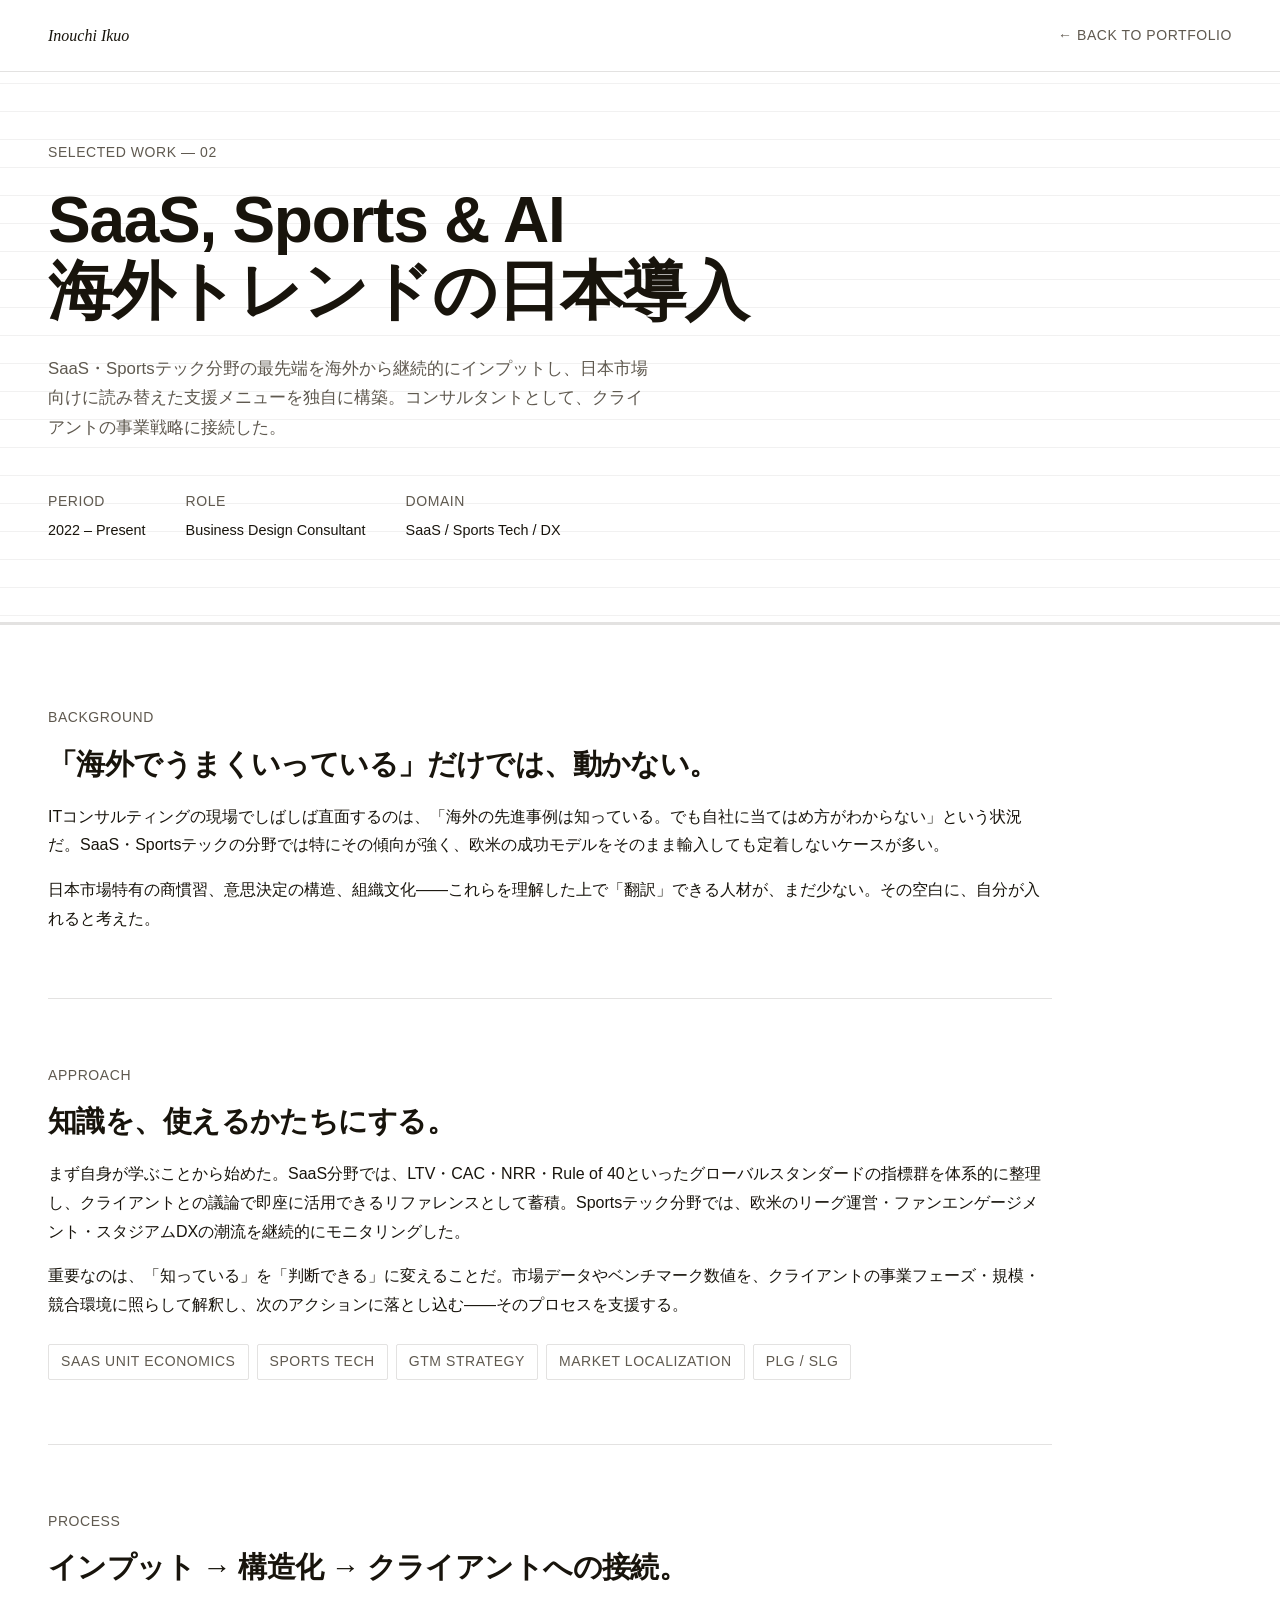
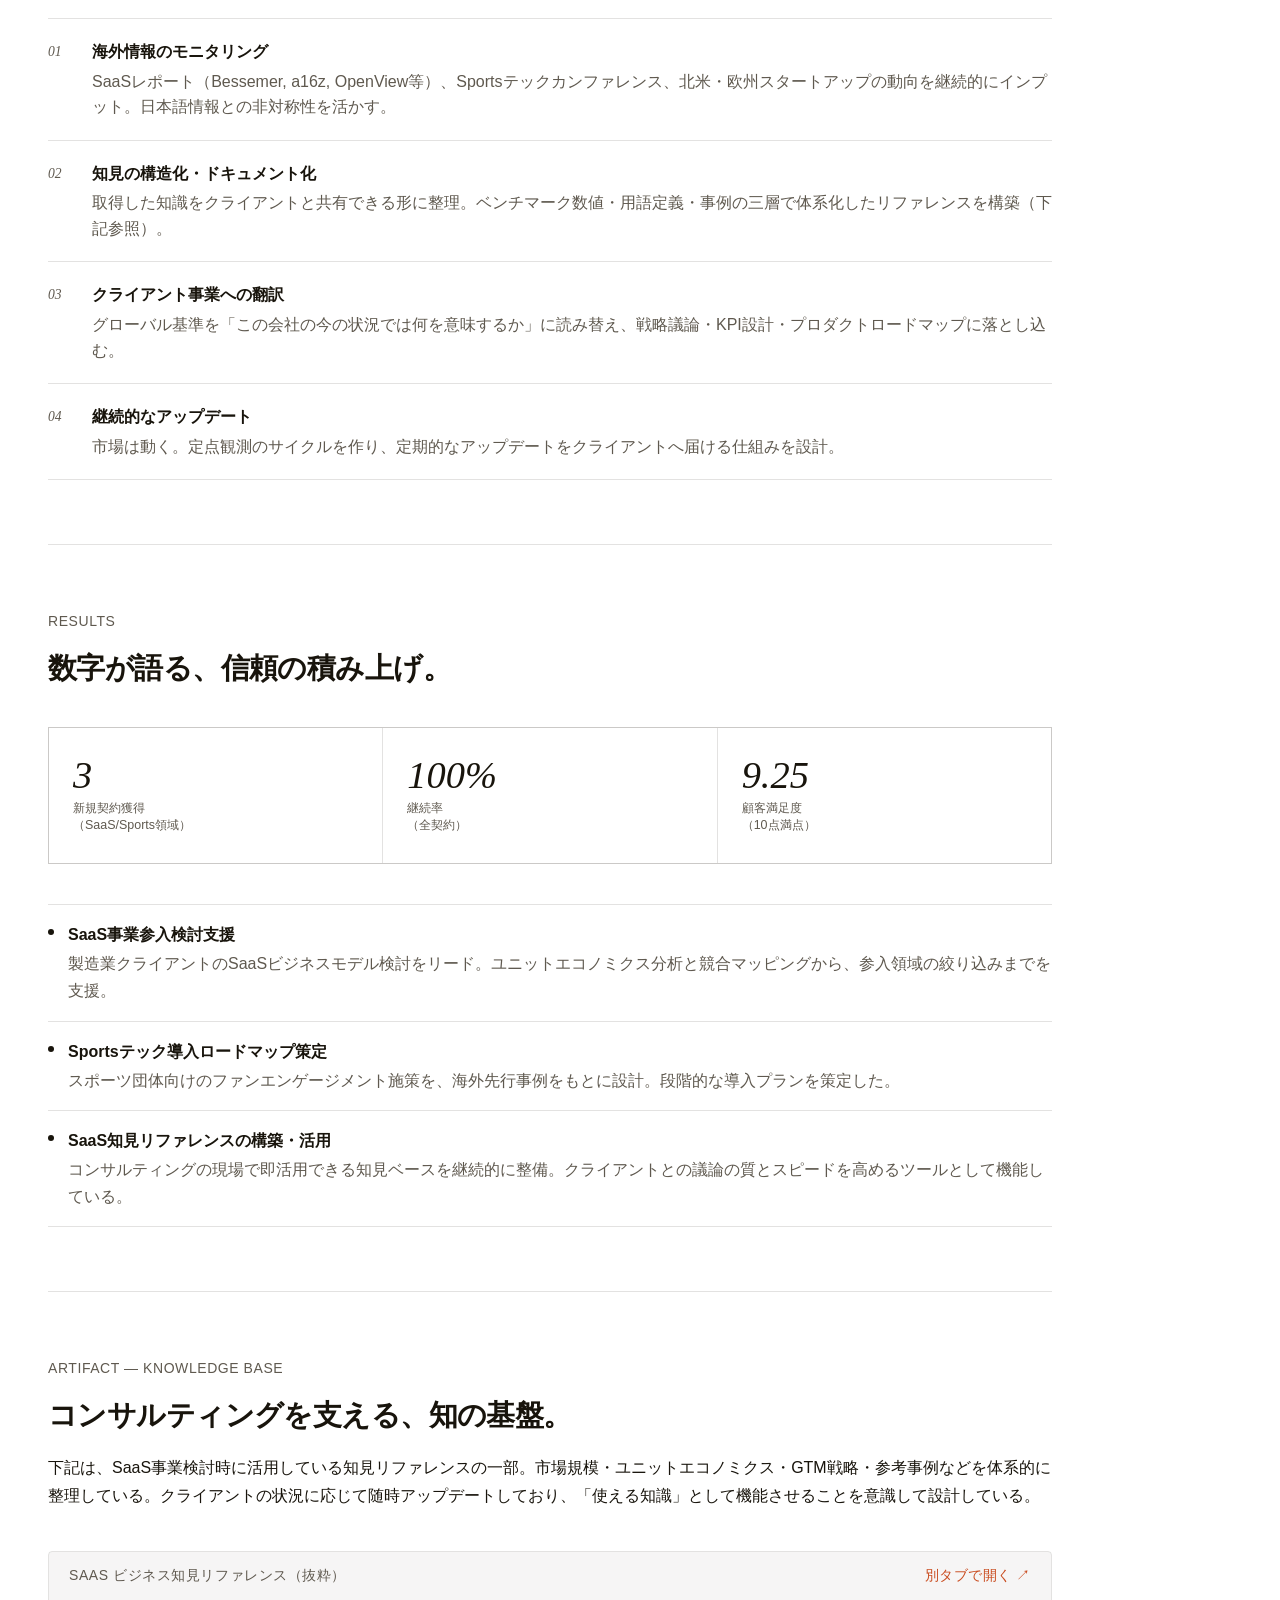
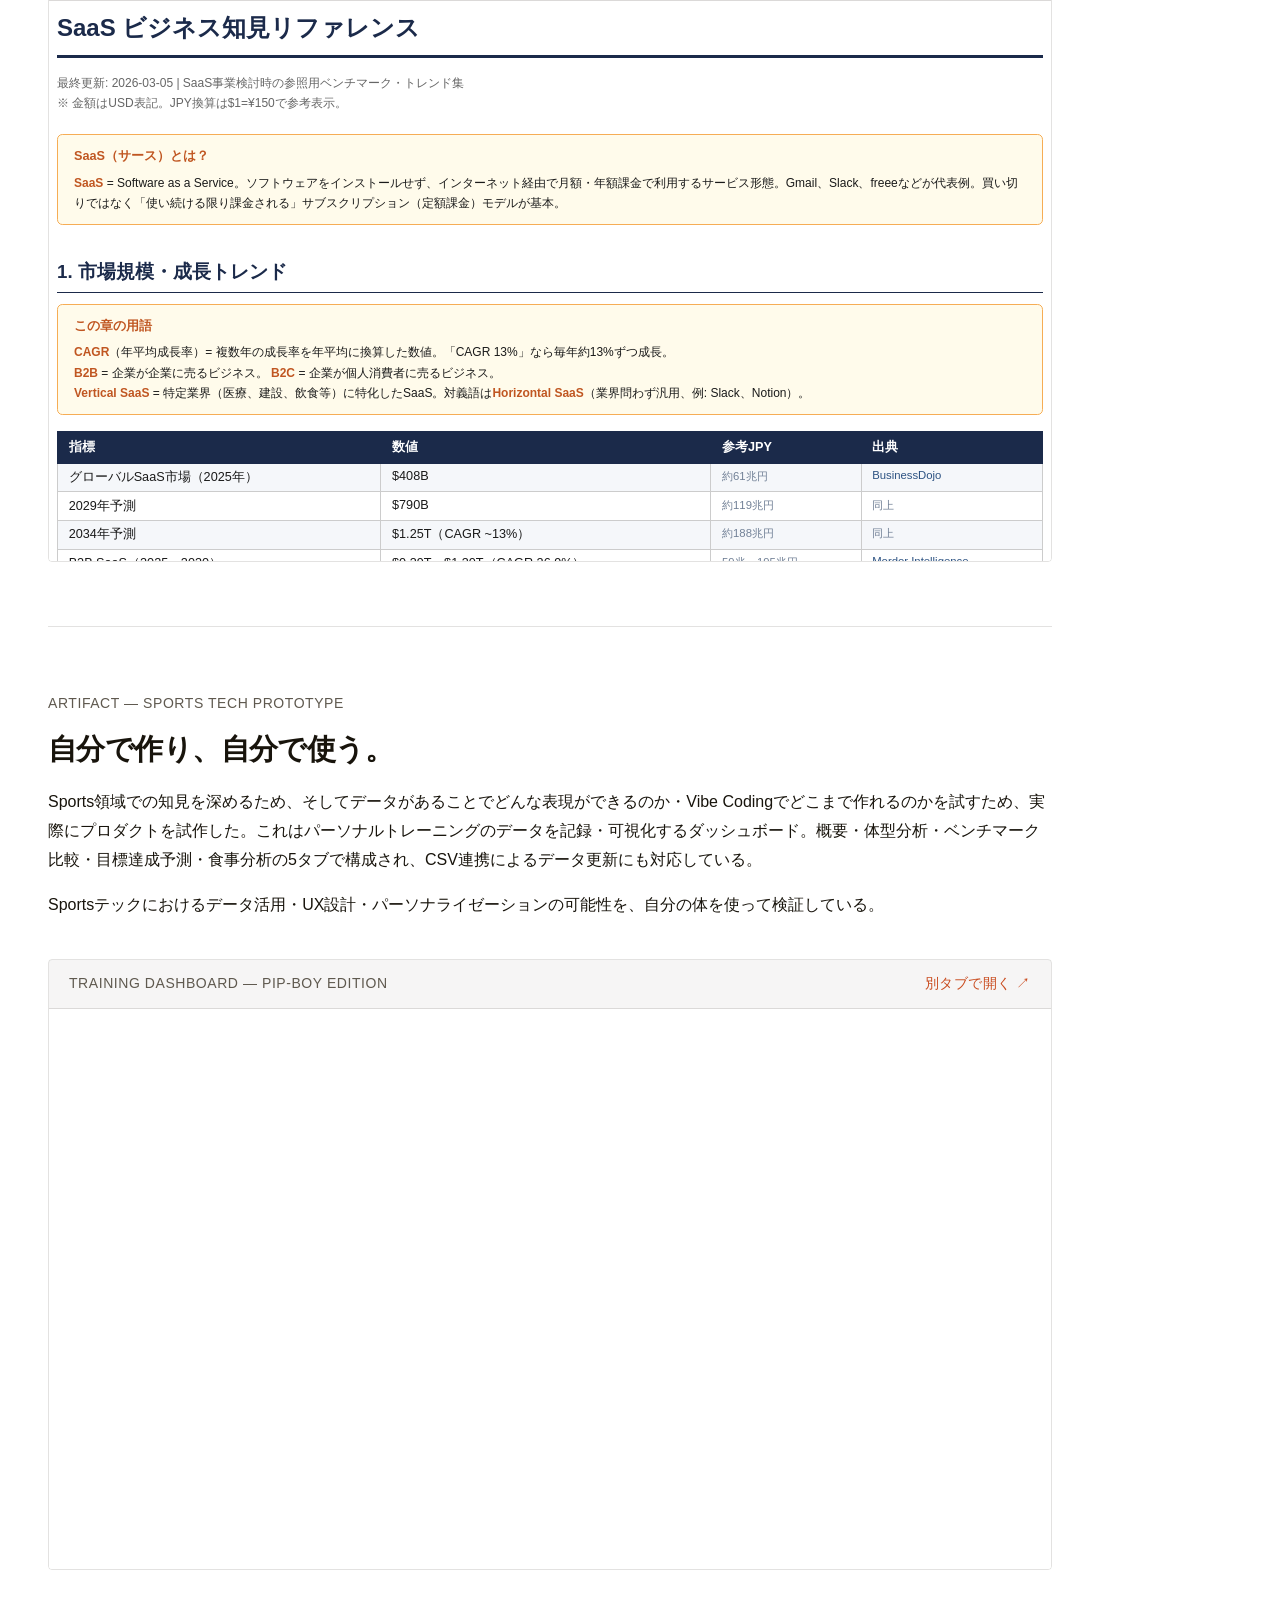
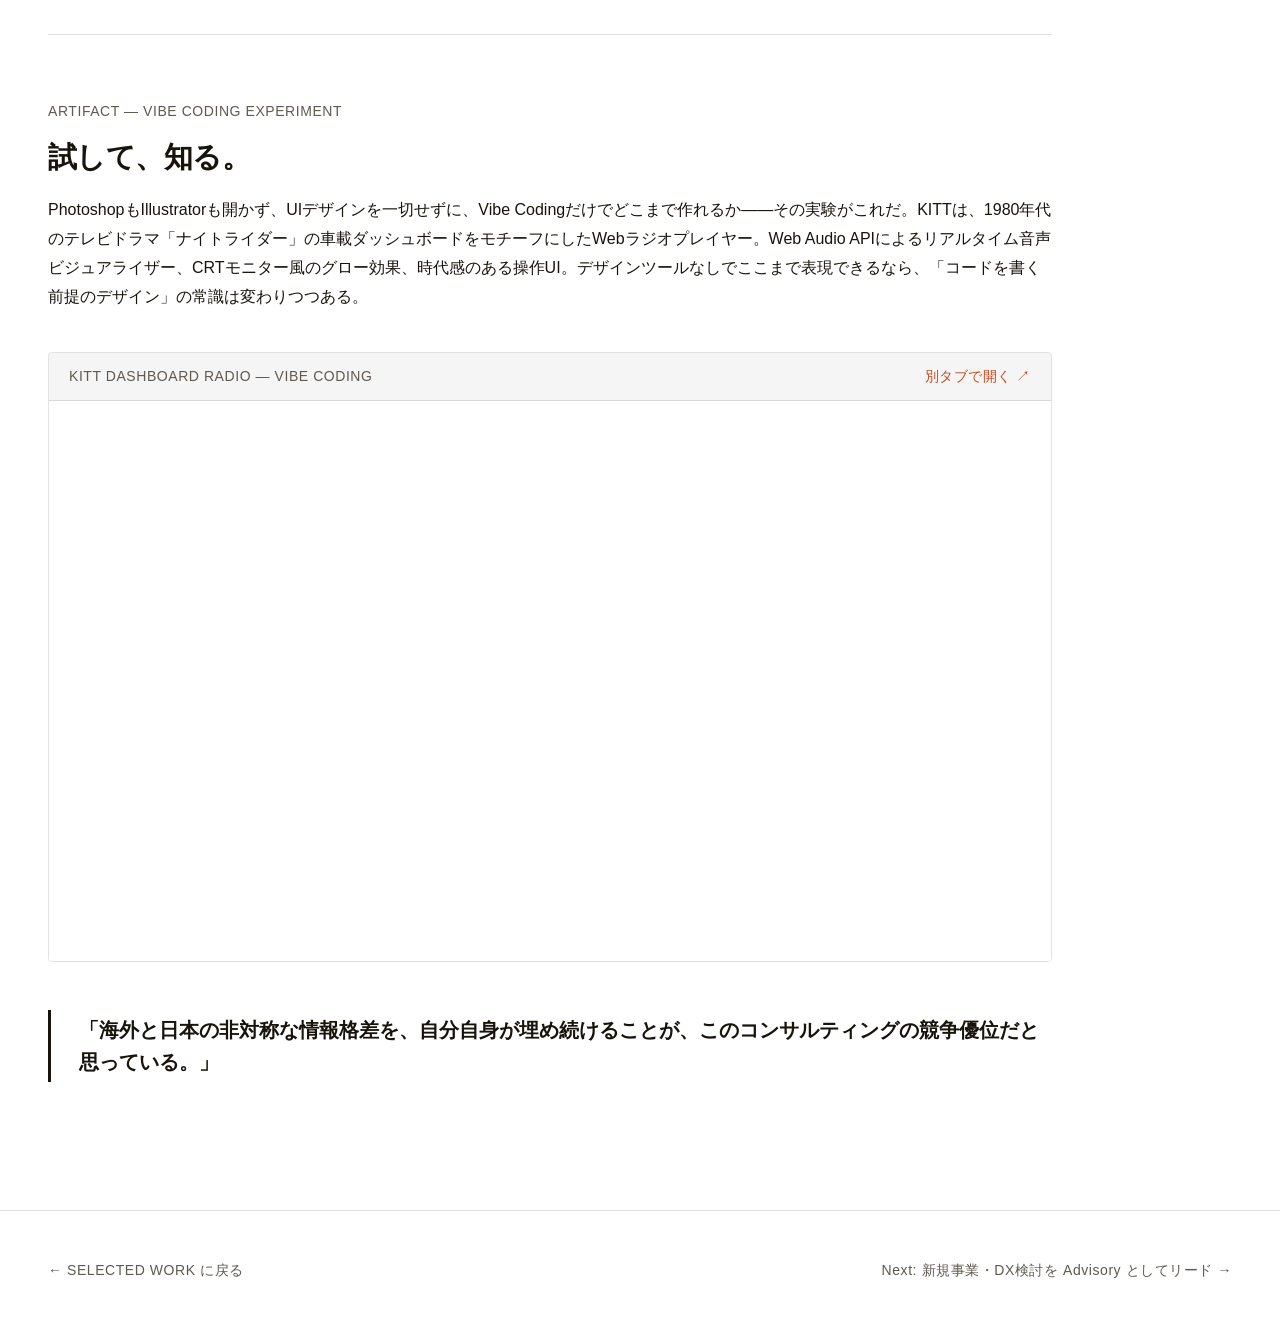
<file: saas.html>
<!DOCTYPE html>
<html lang="ja">
<head>
  <meta charset="UTF-8">
  <meta name="viewport" content="width=device-width, initial-scale=1.0">
  <link rel="stylesheet" href="css/tokens.css">
  <link rel="stylesheet" href="css/nav.css">
  <link rel="stylesheet" href="css/case.css">
  <meta name="description" content="SaaS・Sportsテック分野の最先端を海外から継続的にインプットし、日本市場向けに読み替えた支援メニューを独自に構築。">
  <meta property="og:title" content="SaaS, Sports & AI — Inouchi Ikuo">
  <meta property="og:description" content="SaaS・Sportsテック分野の最先端を海外から継続的にインプットし、日本市場向けに読み替えた支援メニューを独自に構築。">
  <meta property="og:type" content="website">
  <title>SaaS, Sports & AI — Inouchi Ikuo</title>
</head>
<body>

  <nav>
    <a class="nav-logo" href="index.html">Inouchi Ikuo</a>
    <a class="nav-back" href="index.html">← Back to Portfolio</a>
  </nav>

  <main>

  <div class="case-hero-section">
  <div class="case-hero">
    <p class="case-eyebrow">Selected Work — 02</p>
    <h1 class="case-title">SaaS, Sports &amp; AI<br>海外トレンドの日本導入</h1>
    <p class="case-subtitle">SaaS・Sportsテック分野の最先端を海外から継続的にインプットし、日本市場向けに読み替えた支援メニューを独自に構築。コンサルタントとして、クライアントの事業戦略に接続した。</p>
    <dl class="case-meta">
      <div class="case-meta-item">
        <dt>Period</dt>
        <dd>2022 – Present</dd>
      </div>
      <div class="case-meta-item">
        <dt>Role</dt>
        <dd>Business Design Consultant</dd>
      </div>
      <div class="case-meta-item">
        <dt>Domain</dt>
        <dd>SaaS / Sports Tech / DX</dd>
      </div>
    </dl>
  </div>
  </div>

  <div class="case-body">

    <p class="section-label">Background</p>
    <h2>「海外でうまくいっている」だけでは、動かない。</h2>
    <p>
      ITコンサルティングの現場でしばしば直面するのは、「海外の先進事例は知っている。でも自社に当てはめ方がわからない」という状況だ。SaaS・Sportsテックの分野では特にその傾向が強く、欧米の成功モデルをそのまま輸入しても定着しないケースが多い。
    </p>
    <p>
      日本市場特有の商慣習、意思決定の構造、組織文化——これらを理解した上で「翻訳」できる人材が、まだ少ない。その空白に、自分が入れると考えた。
    </p>

    <hr class="divider">

    <p class="section-label">Approach</p>
    <h2>知識を、使えるかたちにする。</h2>
    <p>
      まず自身が学ぶことから始めた。SaaS分野では、LTV・CAC・NRR・Rule of 40といったグローバルスタンダードの指標群を体系的に整理し、クライアントとの議論で即座に活用できるリファレンスとして蓄積。Sportsテック分野では、欧米のリーグ運営・ファンエンゲージメント・スタジアムDXの潮流を継続的にモニタリングした。
    </p>
    <p>
      重要なのは、「知っている」を「判断できる」に変えることだ。市場データやベンチマーク数値を、クライアントの事業フェーズ・規模・競合環境に照らして解釈し、次のアクションに落とし込む——そのプロセスを支援する。
    </p>

    <div class="tag-row">
      <span class="tag">SaaS Unit Economics</span>
      <span class="tag">Sports Tech</span>
      <span class="tag">GTM Strategy</span>
      <span class="tag">Market Localization</span>
      <span class="tag">PLG / SLG</span>
    </div>

    <hr class="divider">

    <p class="section-label">Process</p>
    <h2>インプット → 構造化 → クライアントへの接続。</h2>

    <ul class="process-list">
      <li>
        <span class="process-num">01</span>
        <div class="process-content">
          <strong>海外情報のモニタリング</strong>
          <span>SaaSレポート（Bessemer, a16z, OpenView等）、Sportsテックカンファレンス、北米・欧州スタートアップの動向を継続的にインプット。日本語情報との非対称性を活かす。</span>
        </div>
      </li>
      <li>
        <span class="process-num">02</span>
        <div class="process-content">
          <strong>知見の構造化・ドキュメント化</strong>
          <span>取得した知識をクライアントと共有できる形に整理。ベンチマーク数値・用語定義・事例の三層で体系化したリファレンスを構築（下記参照）。</span>
        </div>
      </li>
      <li>
        <span class="process-num">03</span>
        <div class="process-content">
          <strong>クライアント事業への翻訳</strong>
          <span>グローバル基準を「この会社の今の状況では何を意味するか」に読み替え、戦略議論・KPI設計・プロダクトロードマップに落とし込む。</span>
        </div>
      </li>
      <li>
        <span class="process-num">04</span>
        <div class="process-content">
          <strong>継続的なアップデート</strong>
          <span>市場は動く。定点観測のサイクルを作り、定期的なアップデートをクライアントへ届ける仕組みを設計。</span>
        </div>
      </li>
    </ul>

    <hr class="divider">

    <p class="section-label">Results</p>
    <h2>数字が語る、信頼の積み上げ。</h2>

    <div class="stats-grid">
      <div class="stat-item">
        <div class="stat-num">3</div>
        <div class="stat-label">新規契約獲得<br>（SaaS/Sports領域）</div>
      </div>
      <div class="stat-item">
        <div class="stat-num">100%</div>
        <div class="stat-label">継続率<br>（全契約）</div>
      </div>
      <div class="stat-item">
        <div class="stat-num">9.25</div>
        <div class="stat-label">顧客満足度<br>（10点満点）</div>
      </div>
    </div>

    <ul class="outcome-list">
      <li>
        <strong>SaaS事業参入検討支援</strong>
        <span>製造業クライアントのSaaSビジネスモデル検討をリード。ユニットエコノミクス分析と競合マッピングから、参入領域の絞り込みまでを支援。</span>
      </li>
      <li>
        <strong>Sportsテック導入ロードマップ策定</strong>
        <span>スポーツ団体向けのファンエンゲージメント施策を、海外先行事例をもとに設計。段階的な導入プランを策定した。</span>
      </li>
      <li>
        <strong>SaaS知見リファレンスの構築・活用</strong>
        <span>コンサルティングの現場で即活用できる知見ベースを継続的に整備。クライアントとの議論の質とスピードを高めるツールとして機能している。</span>
      </li>
    </ul>

    <hr class="divider">

    <p class="section-label">Artifact — Knowledge Base</p>
    <h2>コンサルティングを支える、知の基盤。</h2>
    <p>
      下記は、SaaS事業検討時に活用している知見リファレンスの一部。市場規模・ユニットエコノミクス・GTM戦略・参考事例などを体系的に整理している。クライアントの状況に応じて随時アップデートしており、「使える知識」として機能させることを意識して設計している。
    </p>

    <div class="artifact-frame">
      <div class="artifact-header">
        <span class="artifact-label">SaaS ビジネス知見リファレンス（抜粋）</span>
        <a class="artifact-link" href="saas-ref.html" target="_blank">別タブで開く ↗</a>
      </div>
      <div class="artifact-body">
        <iframe src="saas-ref.html" title="SaaS ビジネス知見リファレンス" loading="lazy"></iframe>
      </div>
    </div>

    <hr class="divider">

    <p class="section-label">Artifact — Sports Tech Prototype</p>
    <h2>自分で作り、自分で使う。</h2>
    <p>
      Sports領域での知見を深めるため、そしてデータがあることでどんな表現ができるのか・Vibe Codingでどこまで作れるのかを試すため、実際にプロダクトを試作した。これはパーソナルトレーニングのデータを記録・可視化するダッシュボード。概要・体型分析・ベンチマーク比較・目標達成予測・食事分析の5タブで構成され、CSV連携によるデータ更新にも対応している。
    </p>
    <p>
      Sportsテックにおけるデータ活用・UX設計・パーソナライゼーションの可能性を、自分の体を使って検証している。
    </p>

    <div class="artifact-frame">
      <div class="artifact-header">
        <span class="artifact-label">Training Dashboard — Pip-Boy Edition</span>
        <a class="artifact-link" href="https://ino0190.github.io/gym-dashboard/" target="_blank">別タブで開く ↗</a>
      </div>
      <div class="artifact-body">
        <iframe src="https://ino0190.github.io/gym-dashboard/" title="Training Dashboard" loading="lazy"></iframe>
      </div>
    </div>

    <hr class="divider">

    <p class="section-label">Artifact — Vibe Coding Experiment</p>
    <h2>試して、知る。</h2>
    <p>
      PhotoshopもIllustratorも開かず、UIデザインを一切せずに、Vibe Codingだけでどこまで作れるか——その実験がこれだ。KITTは、1980年代のテレビドラマ「ナイトライダー」の車載ダッシュボードをモチーフにしたWebラジオプレイヤー。Web Audio APIによるリアルタイム音声ビジュアライザー、CRTモニター風のグロー効果、時代感のある操作UI。デザインツールなしでここまで表現できるなら、「コードを書く前提のデザイン」の常識は変わりつつある。
    </p>

    <div class="artifact-frame">
      <div class="artifact-header">
        <span class="artifact-label">KITT Dashboard Radio — Vibe Coding</span>
        <a class="artifact-link" href="https://ino0190.github.io/KITT/" target="_blank">別タブで開く ↗</a>
      </div>
      <div class="artifact-body">
        <iframe src="https://ino0190.github.io/KITT/" title="KITT Dashboard Radio" loading="lazy"></iframe>
      </div>
    </div>

    <div class="pullquote">
      <p>「海外と日本の非対称な情報格差を、自分自身が埋め続けることが、このコンサルティングの競争優位だと思っている。」</p>
    </div>

  </div>

  </main>

  <div class="back-section">
    <a class="back-link" href="index.html">← Selected Work に戻る</a>
    <span class="back-project">Next: 新規事業・DX検討を Advisory としてリード →</span>
  </div>

</body>
</html>
</file>
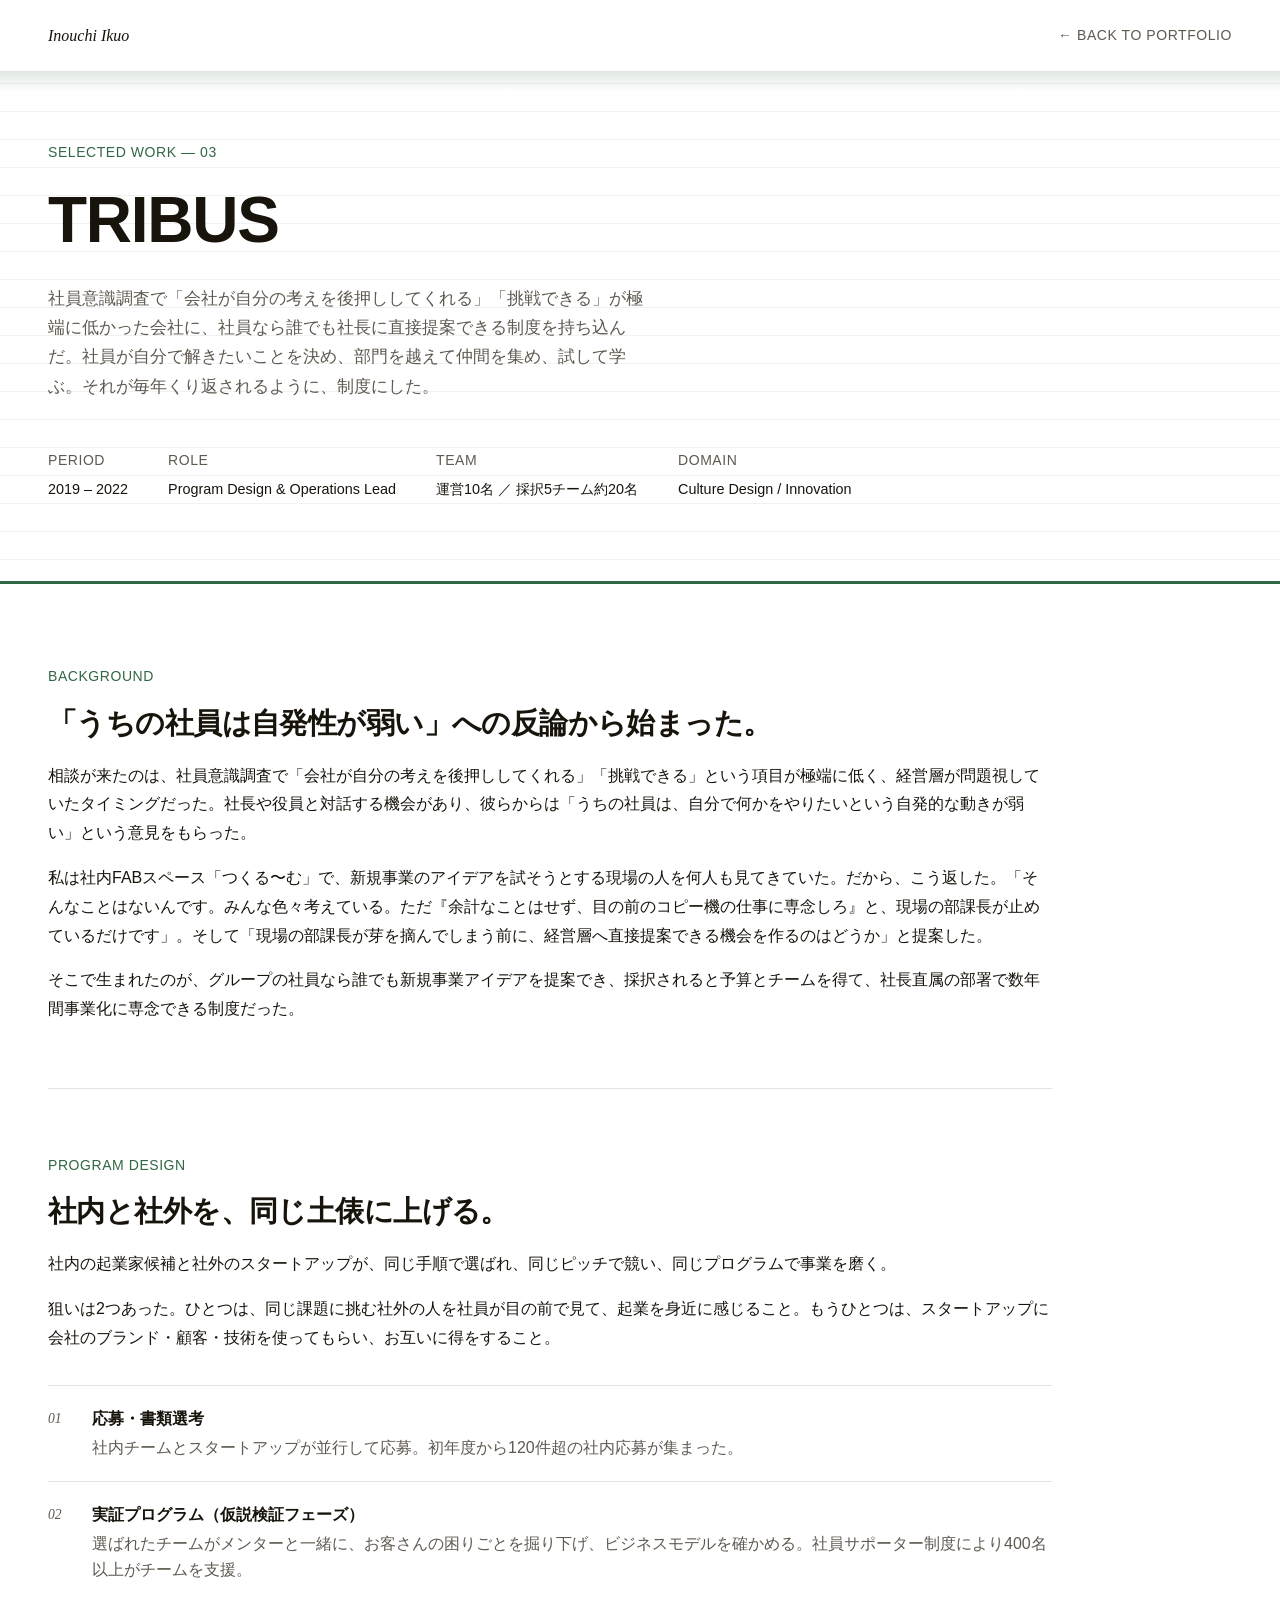
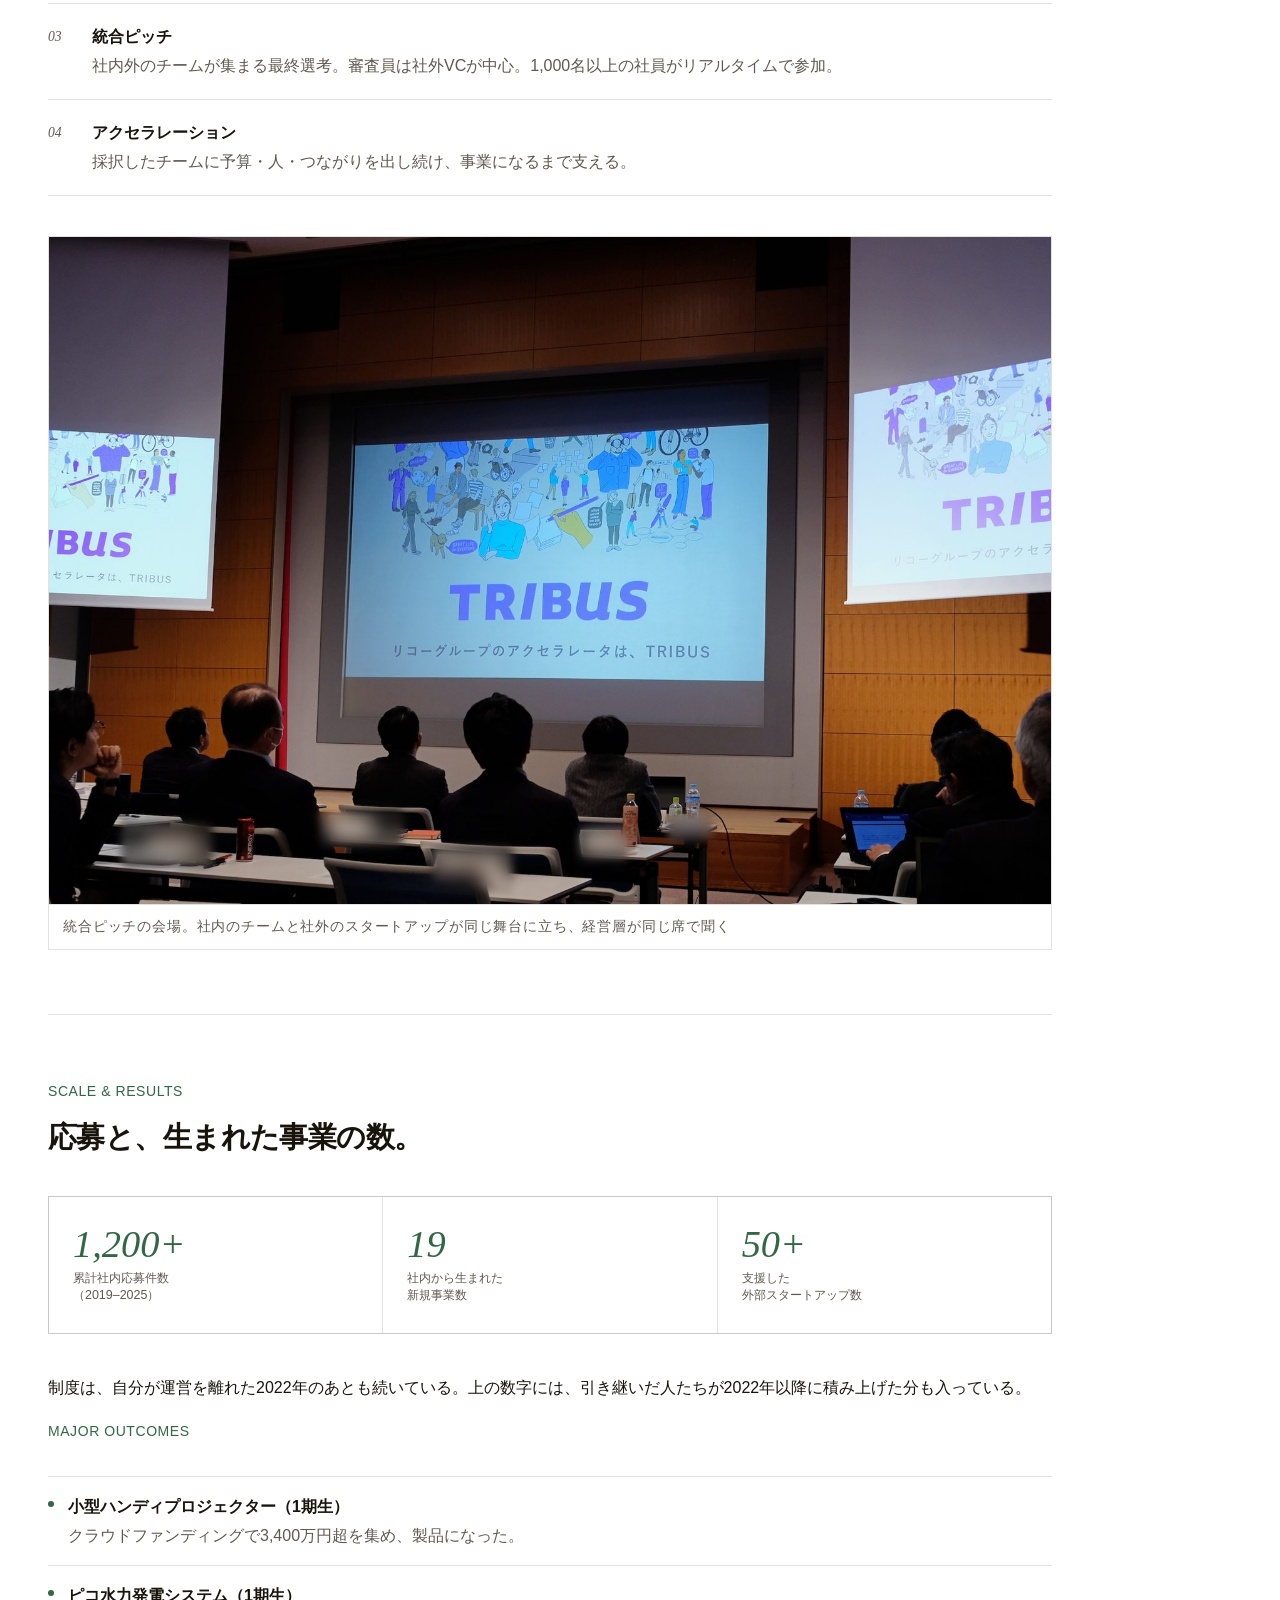
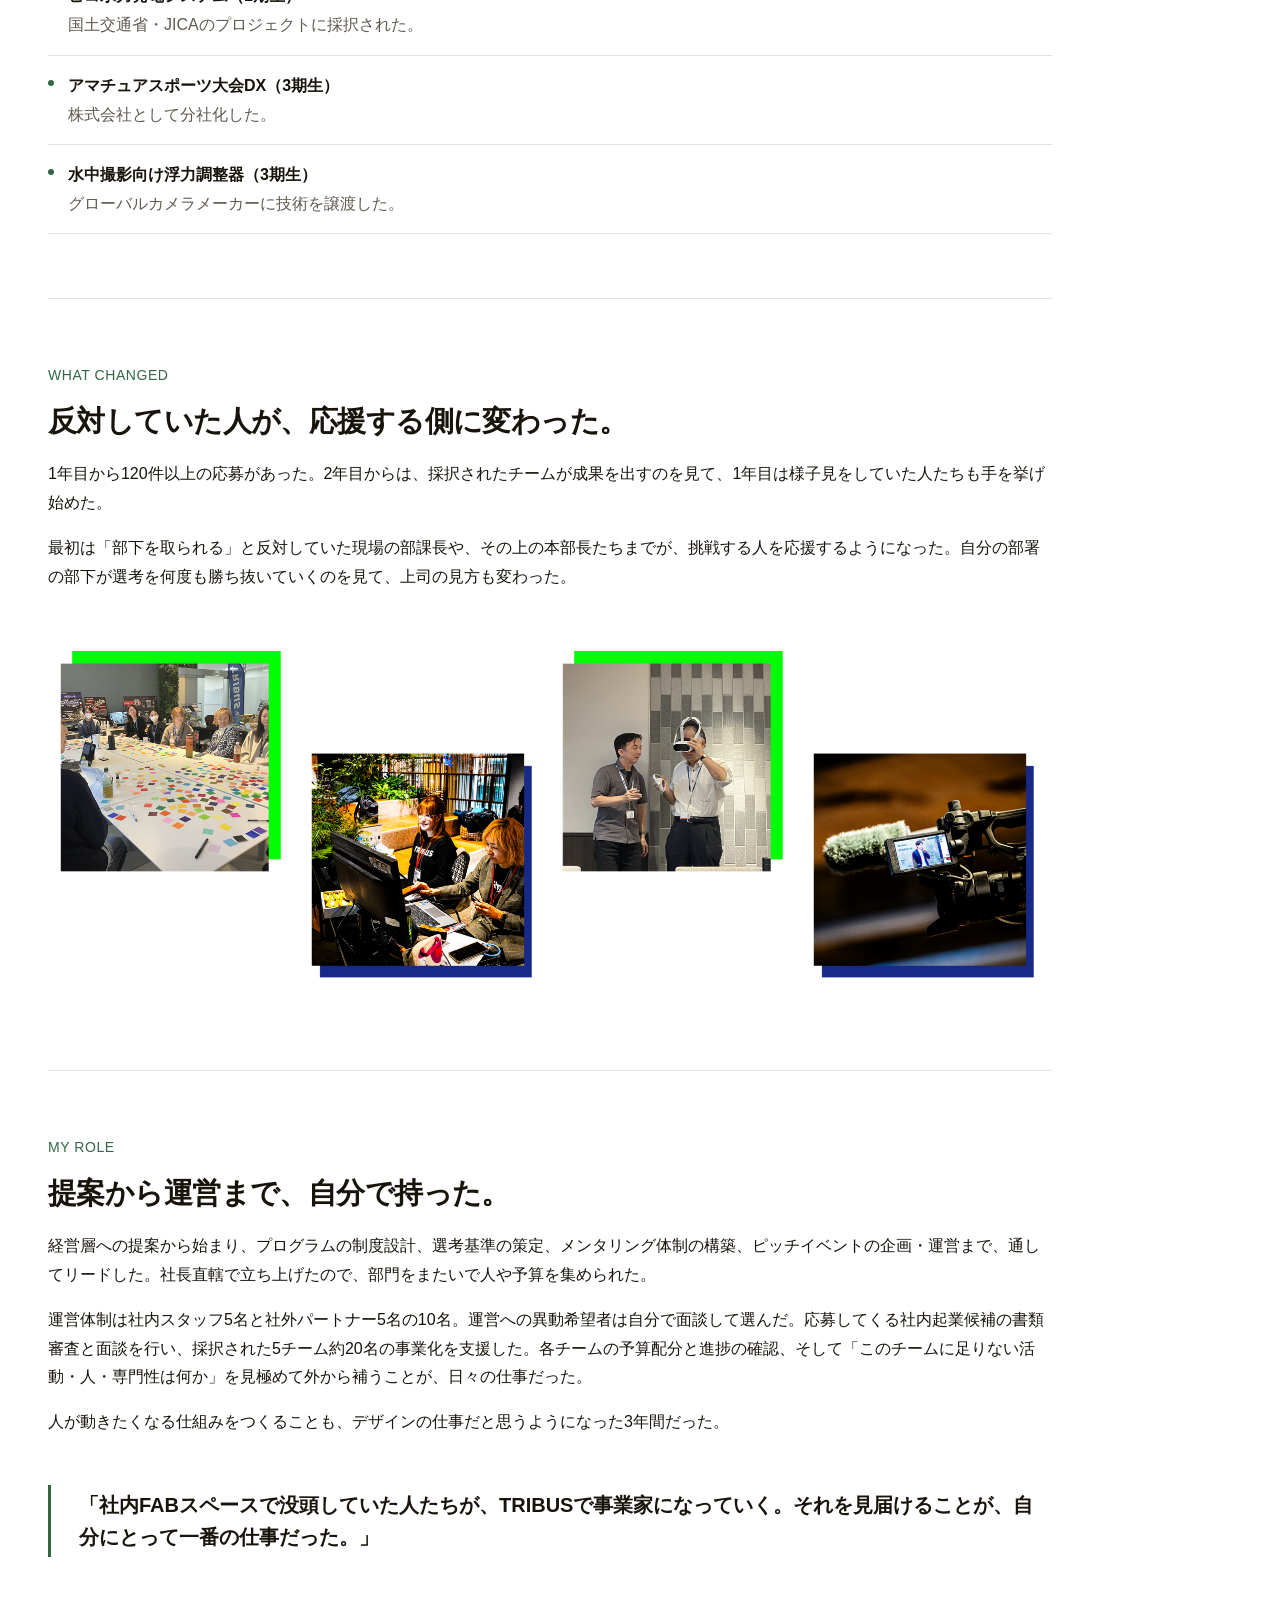
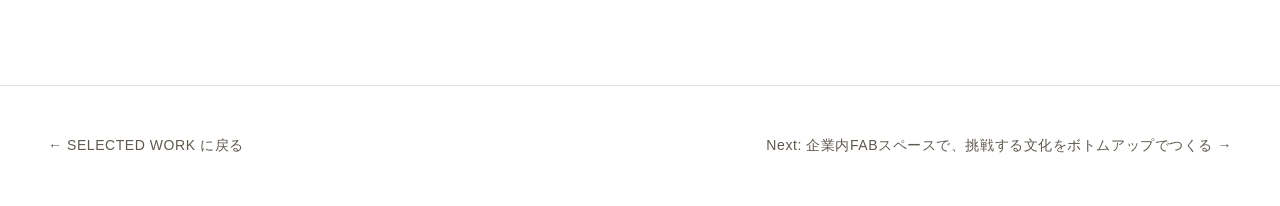
<file: tribus.html>
<!DOCTYPE html>
<html lang="ja">
<head>
  <meta charset="UTF-8">
  <meta name="viewport" content="width=device-width, initial-scale=1.0">
  <link rel="stylesheet" href="css/tokens.css">
  <link rel="stylesheet" href="css/nav.css">
  <link rel="stylesheet" href="css/case.css">
  <meta name="description" content="社内起業制度から、挑戦する文化をつくる。社員なら誰でも社長に直接提案できる制度の設計・立ち上げ・運営。">
  <meta property="og:title" content="TRIBUS — Inouchi Ikuo">
  <meta property="og:description" content="社内起業制度から、挑戦する文化をつくる。社員なら誰でも社長に直接提案できる制度の設計・立ち上げ・運営。">
  <meta property="og:type" content="website">
  <title>TRIBUS — Inouchi Ikuo</title>
</head>
<body class="tone-tribus">

  <nav>
    <a class="nav-logo" href="index.html">Inouchi Ikuo</a>
    <a class="nav-back" href="index.html">← Back to Portfolio</a>
  </nav>

  <main>

  <div class="case-hero-section">
  <div class="case-hero">
    <p class="case-eyebrow">Selected Work — 03</p>
    <h1 class="case-title">TRIBUS</h1>
    <p class="case-subtitle">社員意識調査で「会社が自分の考えを後押ししてくれる」「挑戦できる」が極端に低かった会社に、社員なら誰でも社長に直接提案できる制度を持ち込んだ。社員が自分で解きたいことを決め、部門を越えて仲間を集め、試して学ぶ。それが毎年くり返されるように、制度にした。</p>
    <dl class="case-meta">
      <div class="case-meta-item">
        <dt>Period</dt>
        <dd>2019 – 2022</dd>
      </div>
      <div class="case-meta-item">
        <dt>Role</dt>
        <dd>Program Design & Operations Lead</dd>
      </div>
      <div class="case-meta-item">
        <dt>Team</dt>
        <dd>運営10名 ／ 採択5チーム約20名</dd>
      </div>
      <div class="case-meta-item">
        <dt>Domain</dt>
        <dd>Culture Design / Innovation</dd>
      </div>
    </dl>
  </div>
  </div>

  <div class="case-body">

    <p class="section-label">Background</p>
    <h2>「うちの社員は自発性が弱い」への反論から始まった。</h2>
    <p>
      相談が来たのは、社員意識調査で「会社が自分の考えを後押ししてくれる」「挑戦できる」という項目が極端に低く、経営層が問題視していたタイミングだった。社長や役員と対話する機会があり、彼らからは「うちの社員は、自分で何かをやりたいという自発的な動きが弱い」という意見をもらった。
    </p>
    <p>
      私は社内FABスペース「つくる〜む」で、新規事業のアイデアを試そうとする現場の人を何人も見てきていた。だから、こう返した。「そんなことはないんです。みんな色々考えている。ただ『余計なことはせず、目の前のコピー機の仕事に専念しろ』と、現場の部課長が止めているだけです」。そして「現場の部課長が芽を摘んでしまう前に、経営層へ直接提案できる機会を作るのはどうか」と提案した。
    </p>
    <p>
      そこで生まれたのが、グループの社員なら誰でも新規事業アイデアを提案でき、採択されると予算とチームを得て、社長直属の部署で数年間事業化に専念できる制度だった。
    </p>

    <hr class="divider">

    <p class="section-label">Program Design</p>
    <h2>社内と社外を、同じ土俵に上げる。</h2>
    <p>
      社内の起業家候補と社外のスタートアップが、同じ手順で選ばれ、同じピッチで競い、同じプログラムで事業を磨く。
    </p>
    <p>
      狙いは2つあった。ひとつは、同じ課題に挑む社外の人を社員が目の前で見て、起業を身近に感じること。もうひとつは、スタートアップに会社のブランド・顧客・技術を使ってもらい、お互いに得をすること。
    </p>

    <ul class="process-list">
      <li>
        <span class="process-num">01</span>
        <div class="process-content">
          <strong>応募・書類選考</strong>
          <span>社内チームとスタートアップが並行して応募。初年度から120件超の社内応募が集まった。</span>
        </div>
      </li>
      <li>
        <span class="process-num">02</span>
        <div class="process-content">
          <strong>実証プログラム（仮説検証フェーズ）</strong>
          <span>選ばれたチームがメンターと一緒に、お客さんの困りごとを掘り下げ、ビジネスモデルを確かめる。社員サポーター制度により400名以上がチームを支援。</span>
        </div>
      </li>
      <li>
        <span class="process-num">03</span>
        <div class="process-content">
          <strong>統合ピッチ</strong>
          <span>社内外のチームが集まる最終選考。審査員は社外VCが中心。1,000名以上の社員がリアルタイムで参加。</span>
        </div>
      </li>
      <li>
        <span class="process-num">04</span>
        <div class="process-content">
          <strong>アクセラレーション</strong>
          <span>採択したチームに予算・人・つながりを出し続け、事業になるまで支える。</span>
        </div>
      </li>
    </ul>

    <div class="case-photo">
      <img loading="lazy" src="images/tribus/pitch.jpg" alt="TRIBUS 統合ピッチの会場。スクリーンに向かう聴衆">
      <div class="case-photo-caption">統合ピッチの会場。社内のチームと社外のスタートアップが同じ舞台に立ち、経営層が同じ席で聞く</div>
    </div>

    <hr class="divider">

    <p class="section-label">Scale & Results</p>
    <h2>応募と、生まれた事業の数。</h2>

    <div class="stats-grid">
      <div class="stat-item">
        <div class="stat-num">1,200+</div>
        <div class="stat-label">累計社内応募件数<br>（2019–2025）</div>
      </div>
      <div class="stat-item">
        <div class="stat-num">19</div>
        <div class="stat-label">社内から生まれた<br>新規事業数</div>
      </div>
      <div class="stat-item">
        <div class="stat-num">50+</div>
        <div class="stat-label">支援した<br>外部スタートアップ数</div>
      </div>
    </div>
    <p>
      制度は、自分が運営を離れた2022年のあとも続いている。上の数字には、引き継いだ人たちが2022年以降に積み上げた分も入っている。
    </p>

    <p class="section-label">Major Outcomes</p>
    <ul class="outcome-list">
      <li>
        <strong>小型ハンディプロジェクター（1期生）</strong>
        <span>クラウドファンディングで3,400万円超を集め、製品になった。</span>
      </li>
      <li>
        <strong>ピコ水力発電システム（1期生）</strong>
        <span>国土交通省・JICAのプロジェクトに採択された。</span>
      </li>
      <li>
        <strong>アマチュアスポーツ大会DX（3期生）</strong>
        <span>株式会社として分社化した。</span>
      </li>
      <li>
        <strong>水中撮影向け浮力調整器（3期生）</strong>
        <span>グローバルカメラメーカーに技術を譲渡した。</span>
      </li>
    </ul>

    <hr class="divider">

    <p class="section-label">What Changed</p>
    <h2>反対していた人が、応援する側に変わった。</h2>
    <p>
      1年目から120件以上の応募があった。2年目からは、採択されたチームが成果を出すのを見て、1年目は様子見をしていた人たちも手を挙げ始めた。
    </p>
    <p>
      最初は「部下を取られる」と反対していた現場の部課長や、その上の本部長たちまでが、挑戦する人を応援するようになった。自分の部署の部下が選考を何度も勝ち抜いていくのを見て、上司の見方も変わった。
    </p>

    <div class="case-photo case-photo-plain">
      <img loading="lazy" src="images/tribus/teams.png" alt="TRIBUS採択チームの活動風景。付箋を広げたワークショップ、開発中のチーム、VRヘッドセットを試す社員、取材カメラ">
    </div>

    <hr class="divider">

    <p class="section-label">My Role</p>
    <h2>提案から運営まで、自分で持った。</h2>
    <p>
      経営層への提案から始まり、プログラムの制度設計、選考基準の策定、メンタリング体制の構築、ピッチイベントの企画・運営まで、通してリードした。社長直轄で立ち上げたので、部門をまたいで人や予算を集められた。
    </p>
    <p>
      運営体制は社内スタッフ5名と社外パートナー5名の10名。運営への異動希望者は自分で面談して選んだ。応募してくる社内起業候補の書類審査と面談を行い、採択された5チーム約20名の事業化を支援した。各チームの予算配分と進捗の確認、そして「このチームに足りない活動・人・専門性は何か」を見極めて外から補うことが、日々の仕事だった。
    </p>
    <p>
      人が動きたくなる仕組みをつくることも、デザインの仕事だと思うようになった3年間だった。
    </p>

    <div class="pullquote">
      <p>「社内FABスペースで没頭していた人たちが、TRIBUSで事業家になっていく。それを見届けることが、自分にとって一番の仕事だった。」</p>
    </div>

  </div>

  </main>

  <div class="back-section">
    <a class="back-link" href="index.html">← Selected Work に戻る</a>
    <a class="back-project" href="tsukuroom.html">Next: 企業内FABスペースで、挑戦する文化をボトムアップでつくる →</a>
  </div>

</body>
</html>
</file>
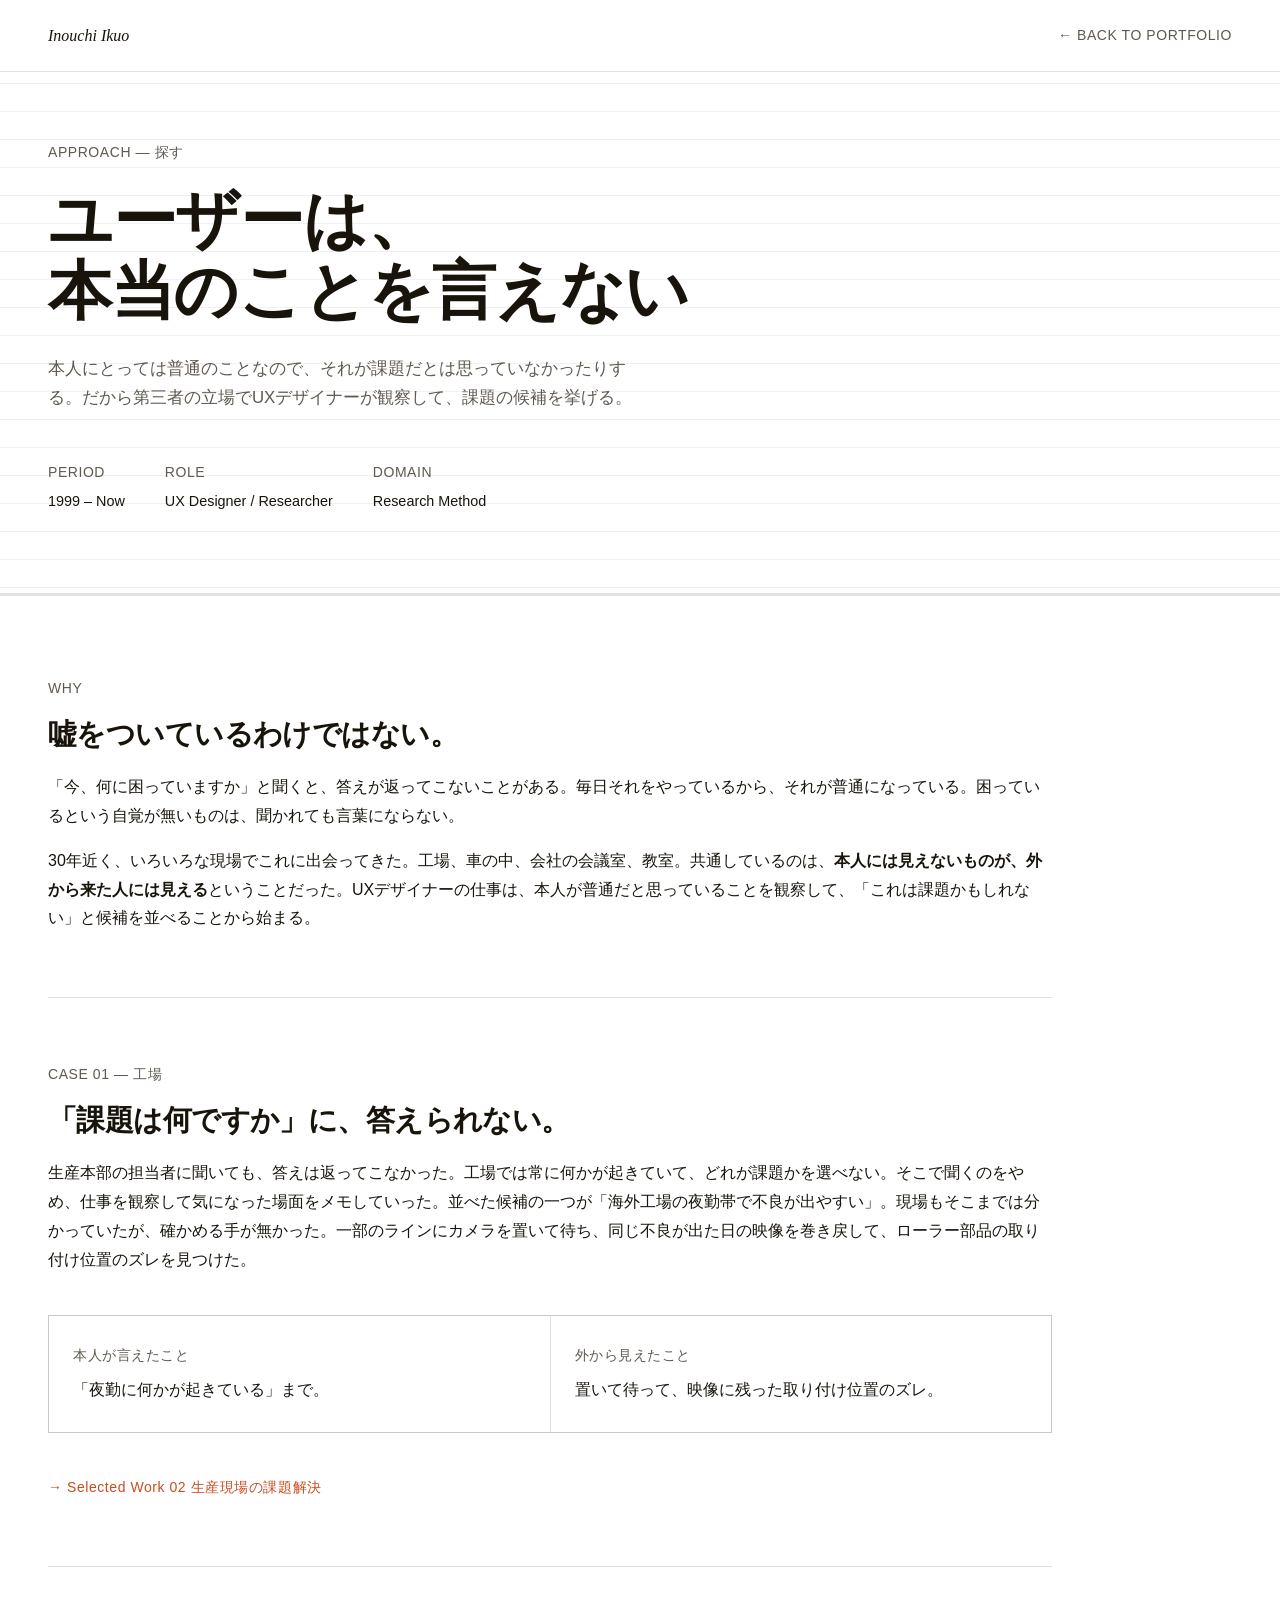
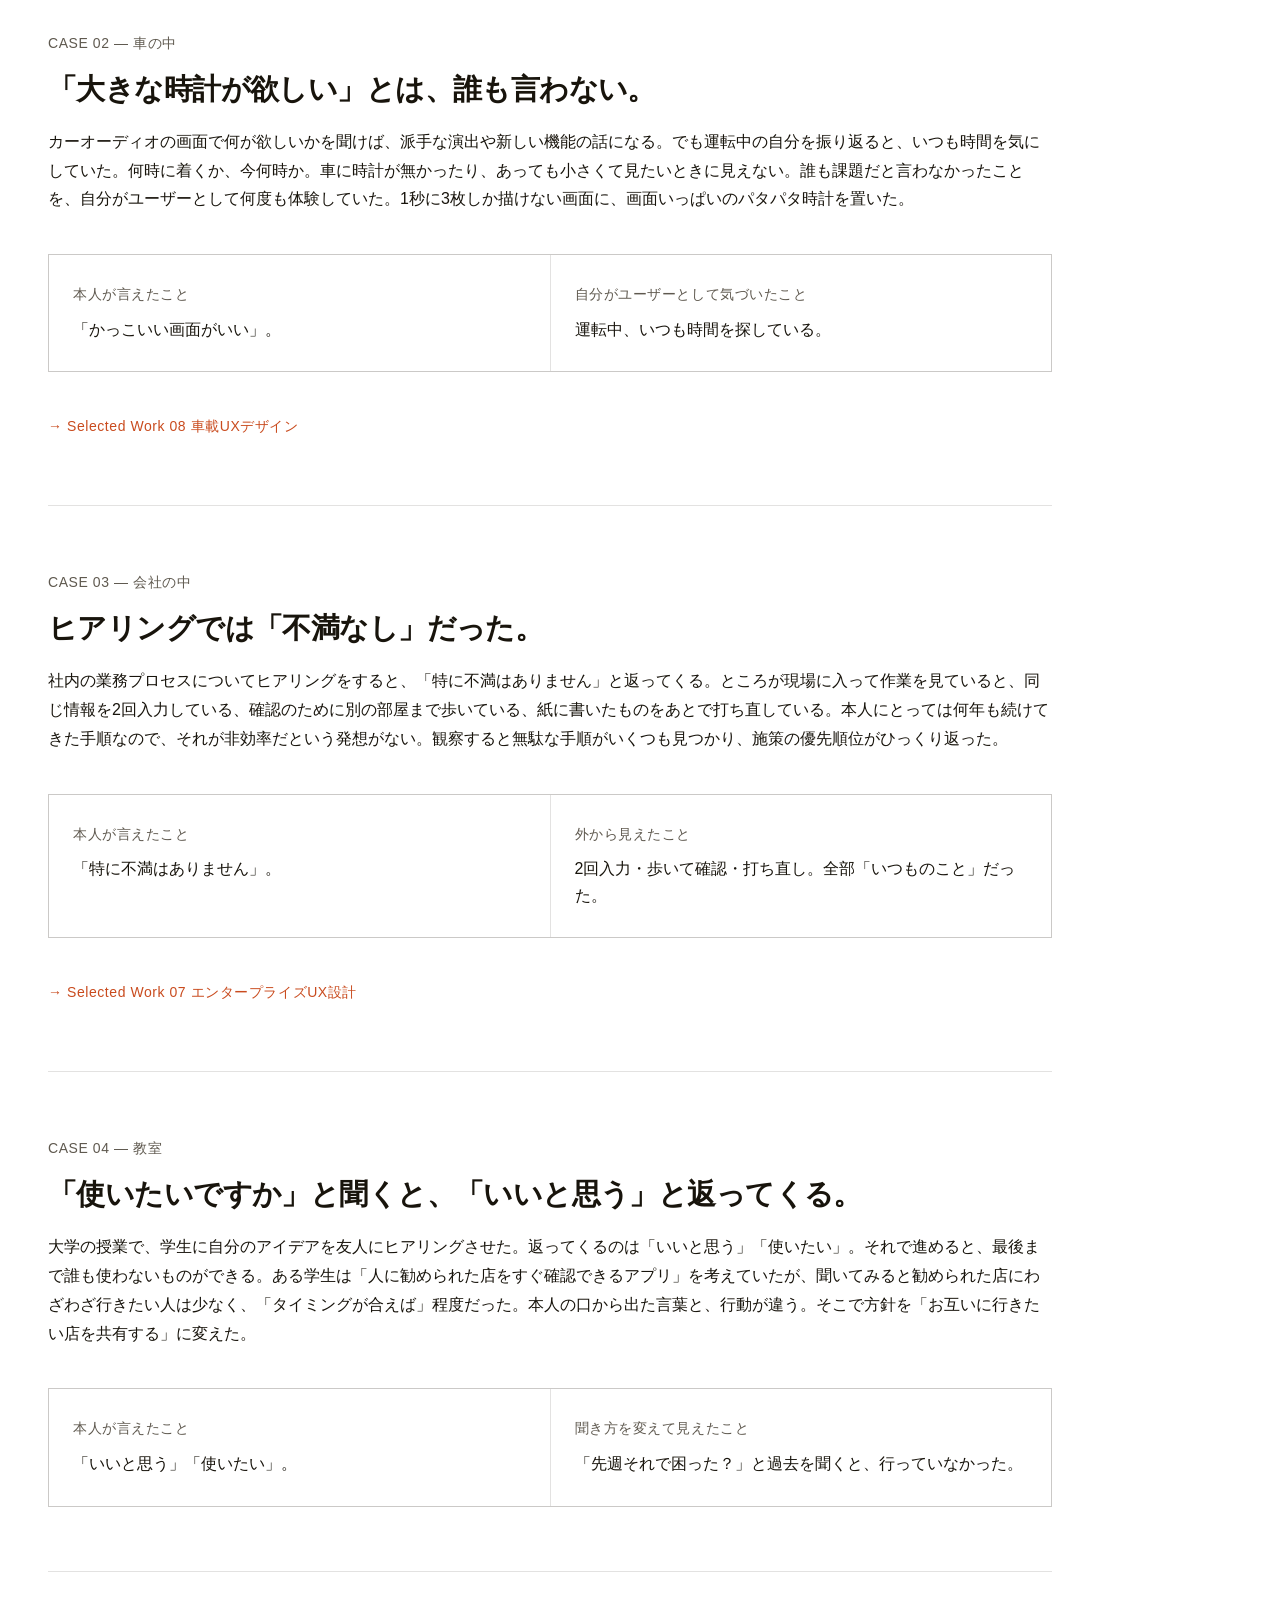
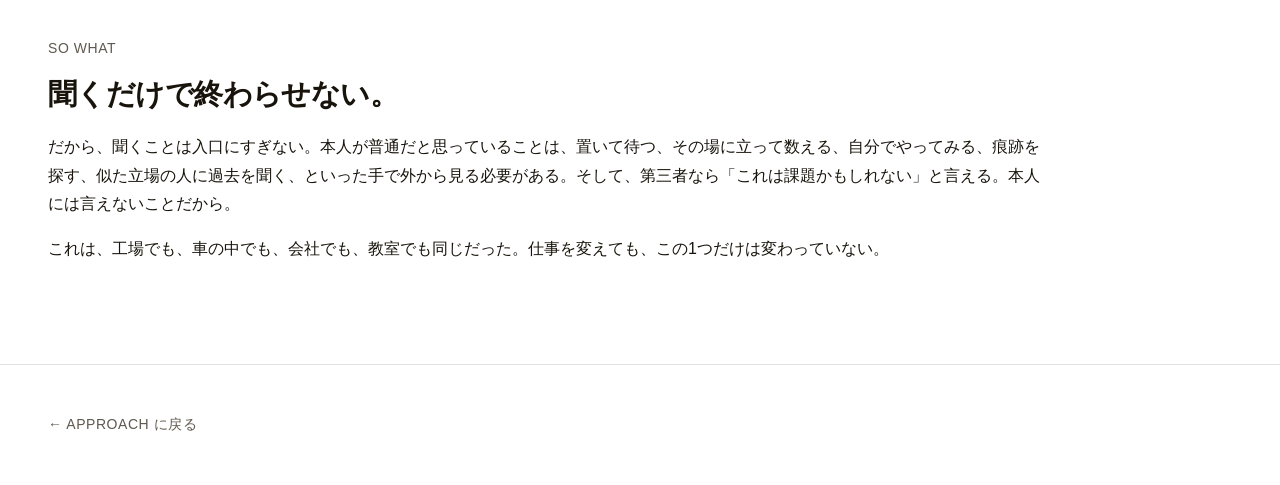
<file: truth.html>
<!DOCTYPE html>
<html lang="ja">
<head>
  <meta charset="UTF-8">
  <meta name="viewport" content="width=device-width, initial-scale=1.0">
  <link rel="stylesheet" href="css/tokens.css">
  <link rel="stylesheet" href="css/nav.css">
  <link rel="stylesheet" href="css/case.css">
  <meta name="description" content="本人にとっては普通のことなので、それが課題だとは思っていない。だから第三者のUXデザイナーが観察して、課題候補を挙げることが有用になる。">
  <meta property="og:title" content="ユーザーは、本当のことを言えない — Inouchi Ikuo">
  <meta property="og:description" content="本人にとっては普通のことなので、それが課題だとは思っていない。だから第三者のUXデザイナーが観察して、課題候補を挙げることが有用になる。">
  <meta property="og:type" content="website">
  <title>ユーザーは、本当のことを言えない — Inouchi Ikuo</title>
</head>
<body>

  <nav>
    <a class="nav-logo" href="index.html">Inouchi Ikuo</a>
    <a class="nav-back" href="index.html">← Back to Portfolio</a>
  </nav>

  <main>

  <div class="case-hero-section">
  <div class="case-hero">
    <p class="case-eyebrow">Approach — 探す</p>
    <h1 class="case-title">ユーザーは、<br>本当のことを言えない</h1>
    <p class="case-subtitle">本人にとっては普通のことなので、それが課題だとは思っていなかったりする。だから第三者の立場でUXデザイナーが観察して、課題の候補を挙げる。</p>
    <dl class="case-meta">
      <div class="case-meta-item">
        <dt>Period</dt>
        <dd>1999 – Now</dd>
      </div>
      <div class="case-meta-item">
        <dt>Role</dt>
        <dd>UX Designer / Researcher</dd>
      </div>
      <div class="case-meta-item">
        <dt>Domain</dt>
        <dd>Research Method</dd>
      </div>
    </dl>
  </div>
  </div>

  <div class="case-body">

    <p class="section-label">Why</p>
    <h2>嘘をついているわけではない。</h2>
    <p>
      「今、何に困っていますか」と聞くと、答えが返ってこないことがある。毎日それをやっているから、それが普通になっている。困っているという自覚が無いものは、聞かれても言葉にならない。
    </p>
    <p>
      30年近く、いろいろな現場でこれに出会ってきた。工場、車の中、会社の会議室、教室。共通しているのは、<strong>本人には見えないものが、外から来た人には見える</strong>ということだった。UXデザイナーの仕事は、本人が普通だと思っていることを観察して、「これは課題かもしれない」と候補を並べることから始まる。
    </p>

    <hr class="divider">

    <p class="section-label">Case 01 — 工場</p>
    <h2>「課題は何ですか」に、答えられない。</h2>
    <p>
      生産本部の担当者に聞いても、答えは返ってこなかった。工場では常に何かが起きていて、どれが課題かを選べない。そこで聞くのをやめ、仕事を観察して気になった場面をメモしていった。並べた候補の一つが「海外工場の夜勤帯で不良が出やすい」。現場もそこまでは分かっていたが、確かめる手が無かった。一部のラインにカメラを置いて待ち、同じ不良が出た日の映像を巻き戻して、ローラー部品の取り付け位置のズレを見つけた。
    </p>
    <div class="insight-grid">
      <div class="insight-item">
        <div class="insight-label">本人が言えたこと</div>
        <p class="insight-text">「夜勤に何かが起きている」まで。</p>
      </div>
      <div class="insight-item">
        <div class="insight-label">外から見えたこと</div>
        <p class="insight-text">置いて待って、映像に残った取り付け位置のズレ。</p>
      </div>
    </div>
    <p><a class="artifact-link" href="poc.html">→ Selected Work 02 生産現場の課題解決</a></p>

    <hr class="divider">

    <p class="section-label">Case 02 — 車の中</p>
    <h2>「大きな時計が欲しい」とは、誰も言わない。</h2>
    <p>
      カーオーディオの画面で何が欲しいかを聞けば、派手な演出や新しい機能の話になる。でも運転中の自分を振り返ると、いつも時間を気にしていた。何時に着くか、今何時か。車に時計が無かったり、あっても小さくて見たいときに見えない。誰も課題だと言わなかったことを、自分がユーザーとして何度も体験していた。1秒に3枚しか描けない画面に、画面いっぱいのパタパタ時計を置いた。
    </p>
    <div class="insight-grid">
      <div class="insight-item">
        <div class="insight-label">本人が言えたこと</div>
        <p class="insight-text">「かっこいい画面がいい」。</p>
      </div>
      <div class="insight-item">
        <div class="insight-label">自分がユーザーとして気づいたこと</div>
        <p class="insight-text">運転中、いつも時間を探している。</p>
      </div>
    </div>
    <p><a class="artifact-link" href="alpine.html">→ Selected Work 08 車載UXデザイン</a></p>

    <hr class="divider">

    <p class="section-label">Case 03 — 会社の中</p>
    <h2>ヒアリングでは「不満なし」だった。</h2>
    <p>
      社内の業務プロセスについてヒアリングをすると、「特に不満はありません」と返ってくる。ところが現場に入って作業を見ていると、同じ情報を2回入力している、確認のために別の部屋まで歩いている、紙に書いたものをあとで打ち直している。本人にとっては何年も続けてきた手順なので、それが非効率だという発想がない。観察すると無駄な手順がいくつも見つかり、施策の優先順位がひっくり返った。
    </p>
    <div class="insight-grid">
      <div class="insight-item">
        <div class="insight-label">本人が言えたこと</div>
        <p class="insight-text">「特に不満はありません」。</p>
      </div>
      <div class="insight-item">
        <div class="insight-label">外から見えたこと</div>
        <p class="insight-text">2回入力・歩いて確認・打ち直し。全部「いつものこと」だった。</p>
      </div>
    </div>
    <p><a class="artifact-link" href="enterprise.html">→ Selected Work 07 エンタープライズUX設計</a></p>

    <hr class="divider">

    <p class="section-label">Case 04 — 教室</p>
    <h2>「使いたいですか」と聞くと、「いいと思う」と返ってくる。</h2>
    <p>
      大学の授業で、学生に自分のアイデアを友人にヒアリングさせた。返ってくるのは「いいと思う」「使いたい」。それで進めると、最後まで誰も使わないものができる。ある学生は「人に勧められた店をすぐ確認できるアプリ」を考えていたが、聞いてみると勧められた店にわざわざ行きたい人は少なく、「タイミングが合えば」程度だった。本人の口から出た言葉と、行動が違う。そこで方針を「お互いに行きたい店を共有する」に変えた。
    </p>
    <div class="insight-grid">
      <div class="insight-item">
        <div class="insight-label">本人が言えたこと</div>
        <p class="insight-text">「いいと思う」「使いたい」。</p>
      </div>
      <div class="insight-item">
        <div class="insight-label">聞き方を変えて見えたこと</div>
        <p class="insight-text">「先週それで困った？」と過去を聞くと、行っていなかった。</p>
      </div>
    </div>

    <hr class="divider">

    <p class="section-label">So What</p>
    <h2>聞くだけで終わらせない。</h2>
    <p>
      だから、聞くことは入口にすぎない。本人が普通だと思っていることは、置いて待つ、その場に立って数える、自分でやってみる、痕跡を探す、似た立場の人に過去を聞く、といった手で外から見る必要がある。そして、第三者なら「これは課題かもしれない」と言える。本人には言えないことだから。
    </p>
    <p>
      これは、工場でも、車の中でも、会社でも、教室でも同じだった。仕事を変えても、この1つだけは変わっていない。
    </p>

  </div>

  </main>
  <div class="back-section">
    <a class="back-link" href="index.html#approach">← Approach に戻る</a>
  </div>
</body>
</html>
</file>
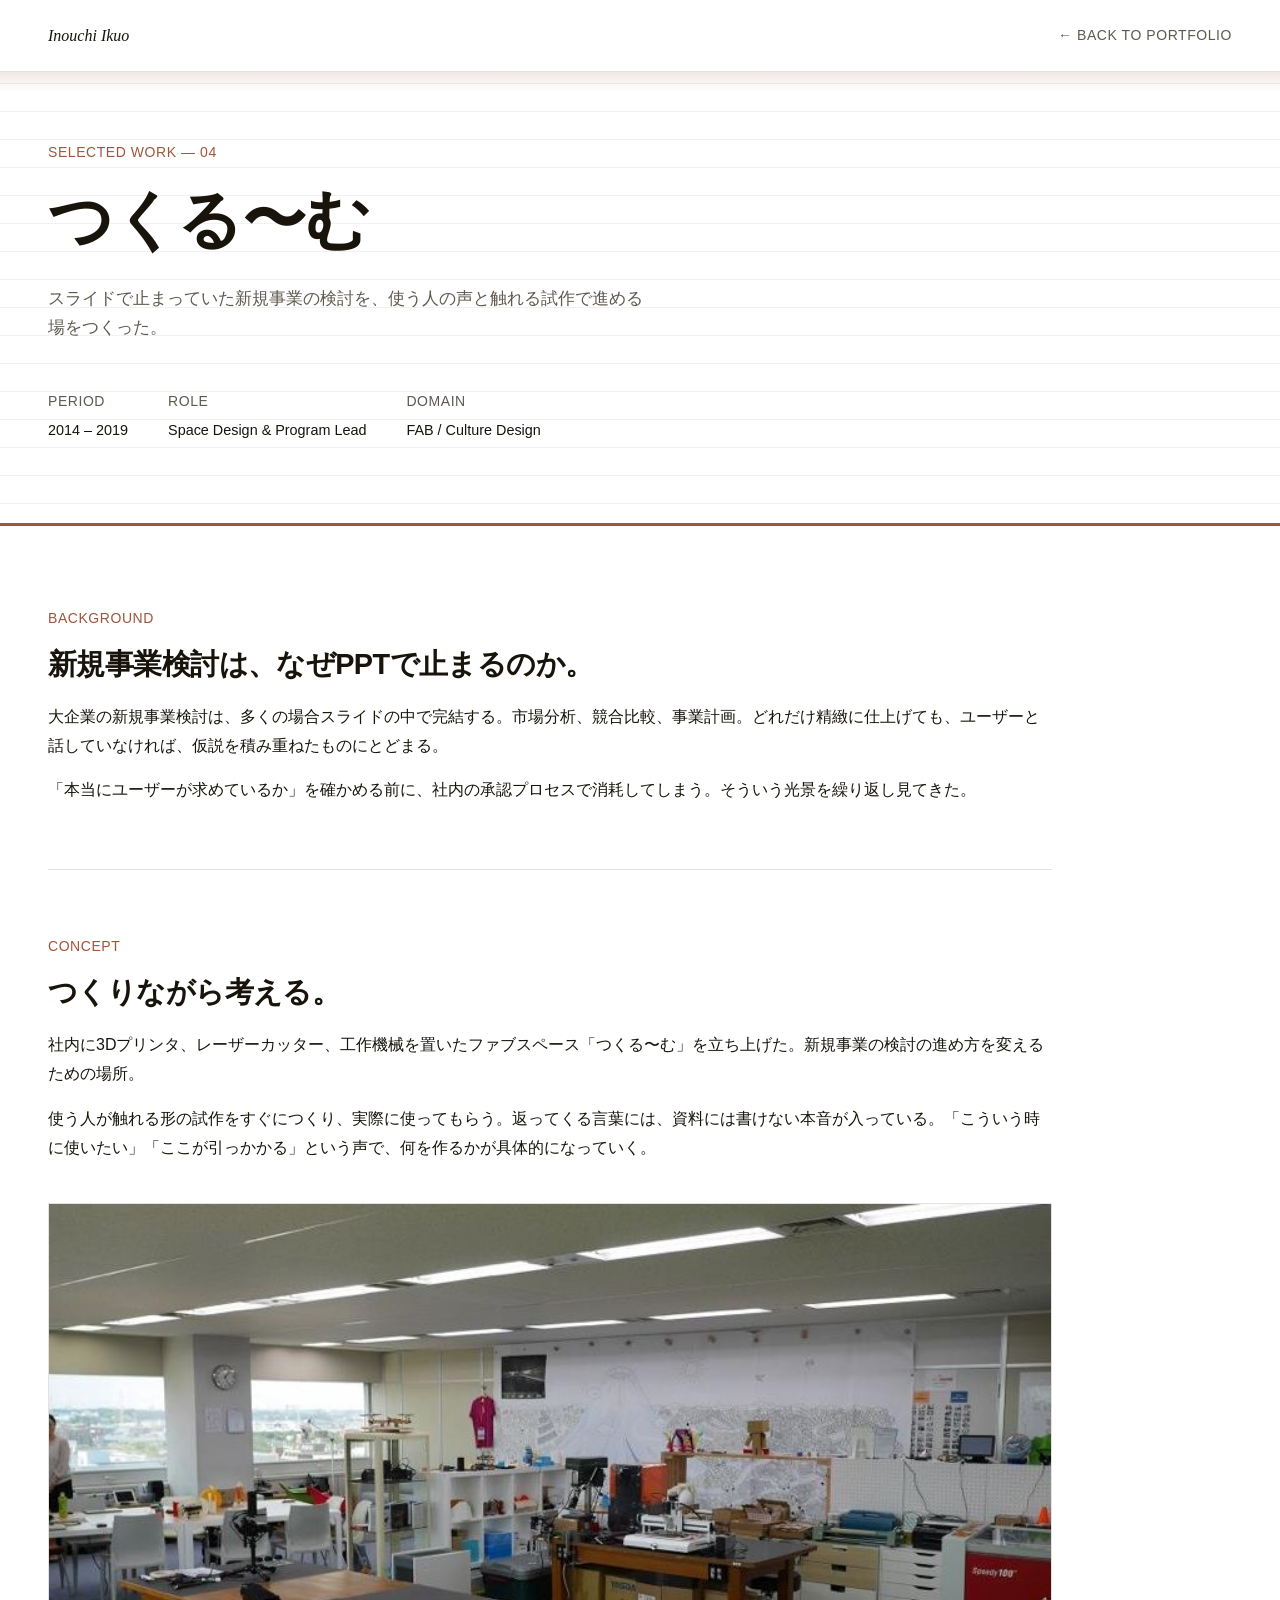
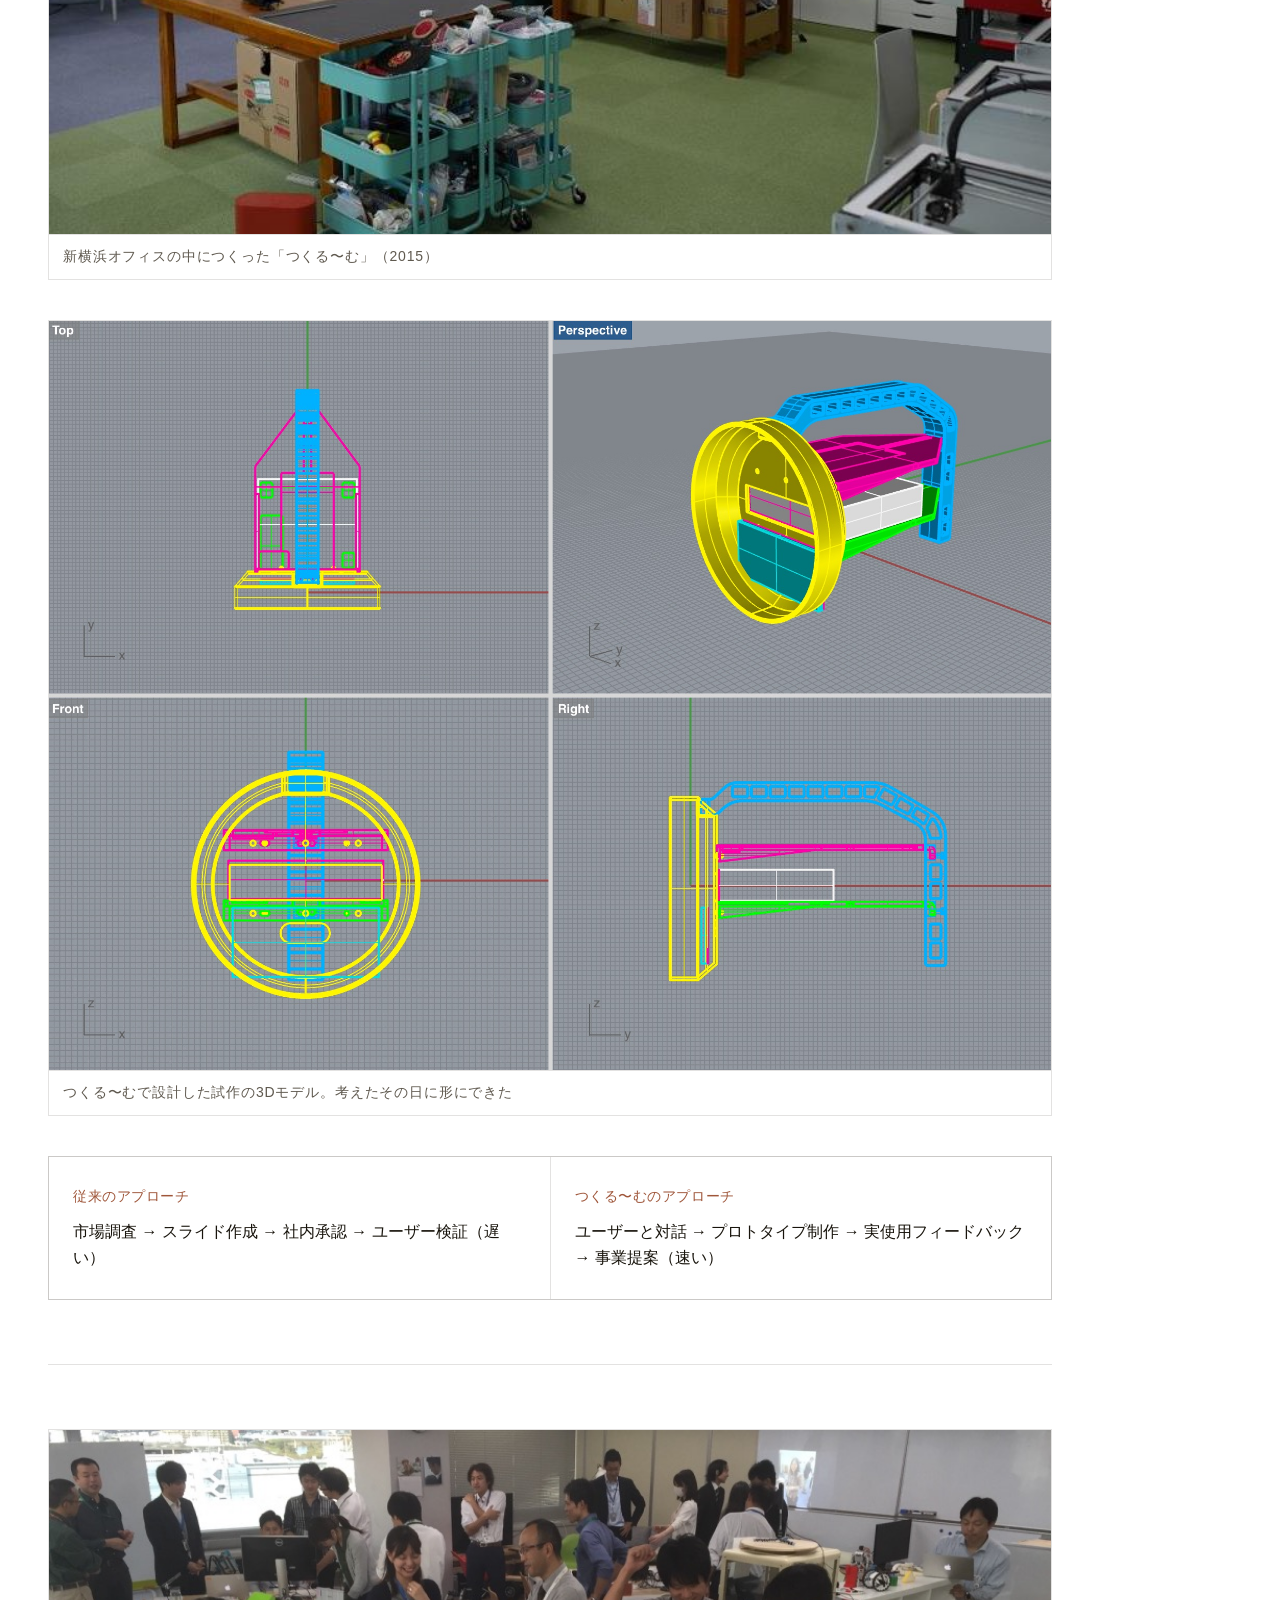
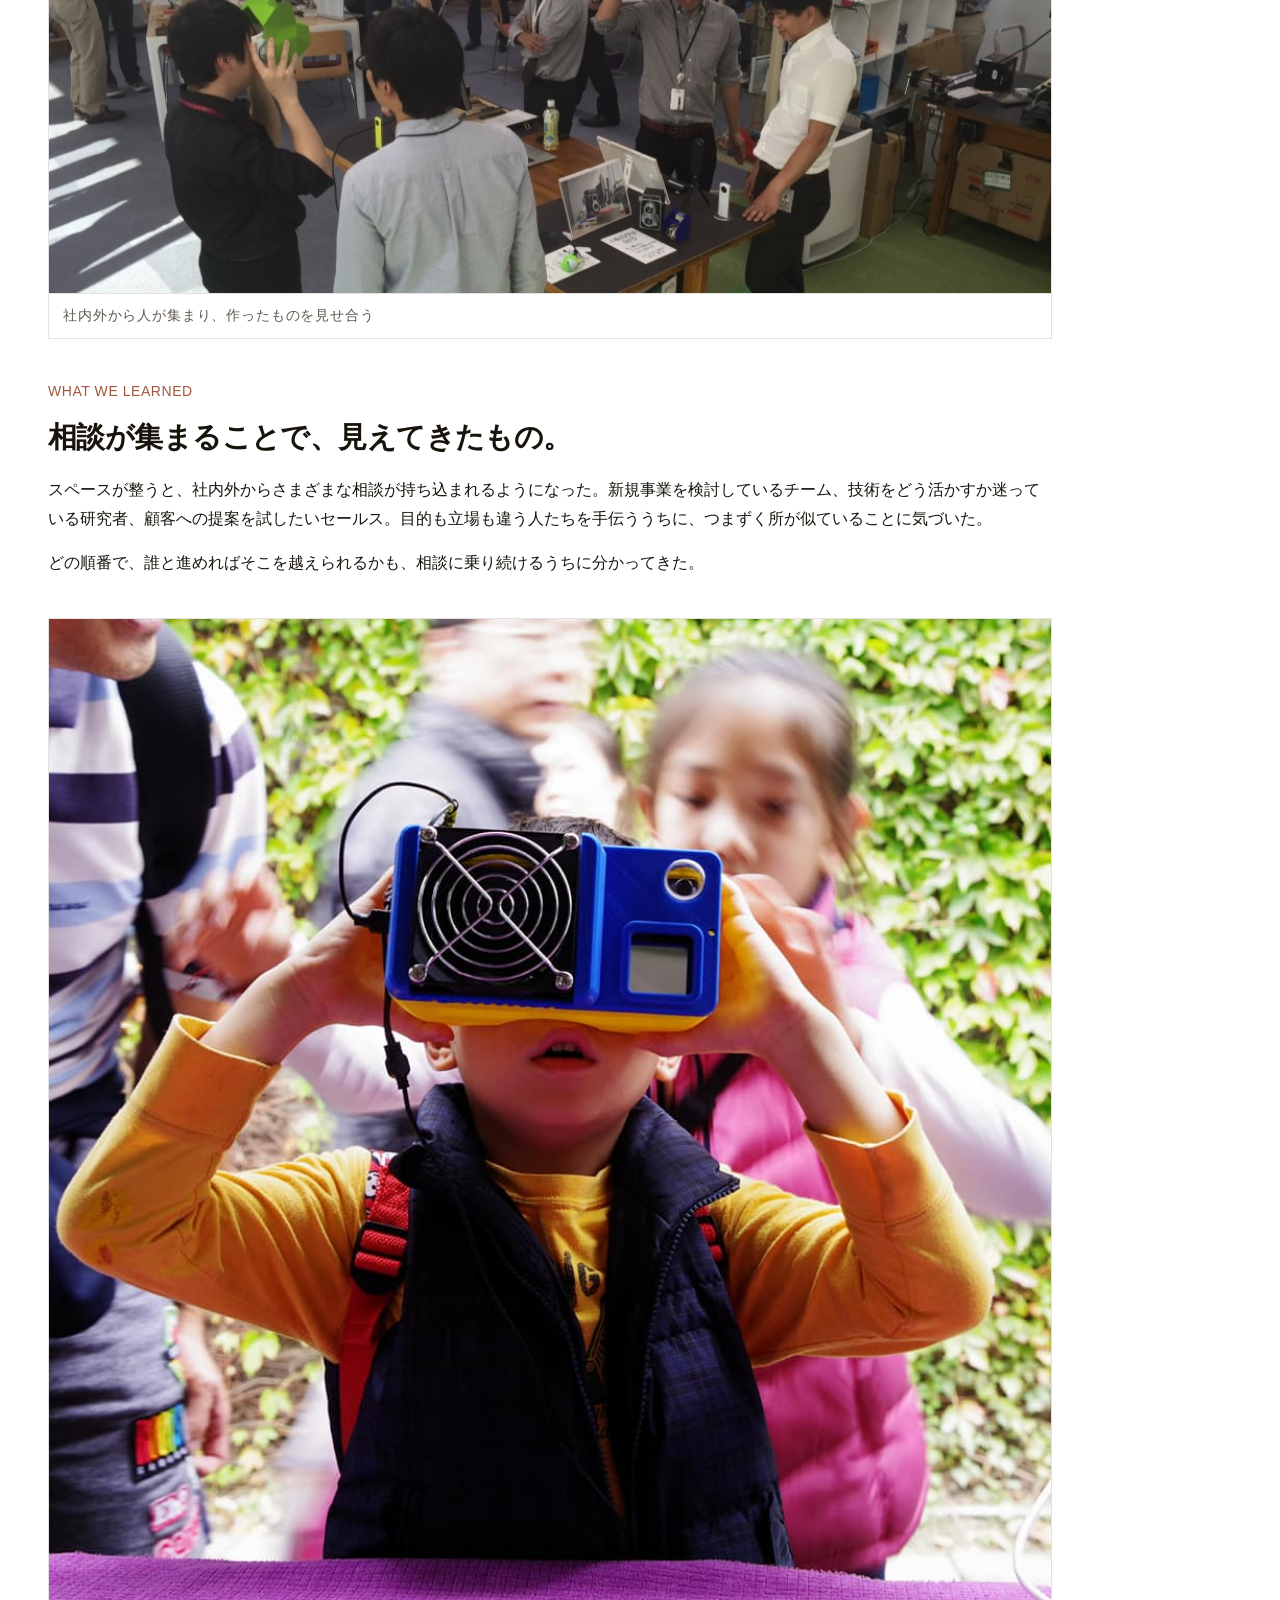
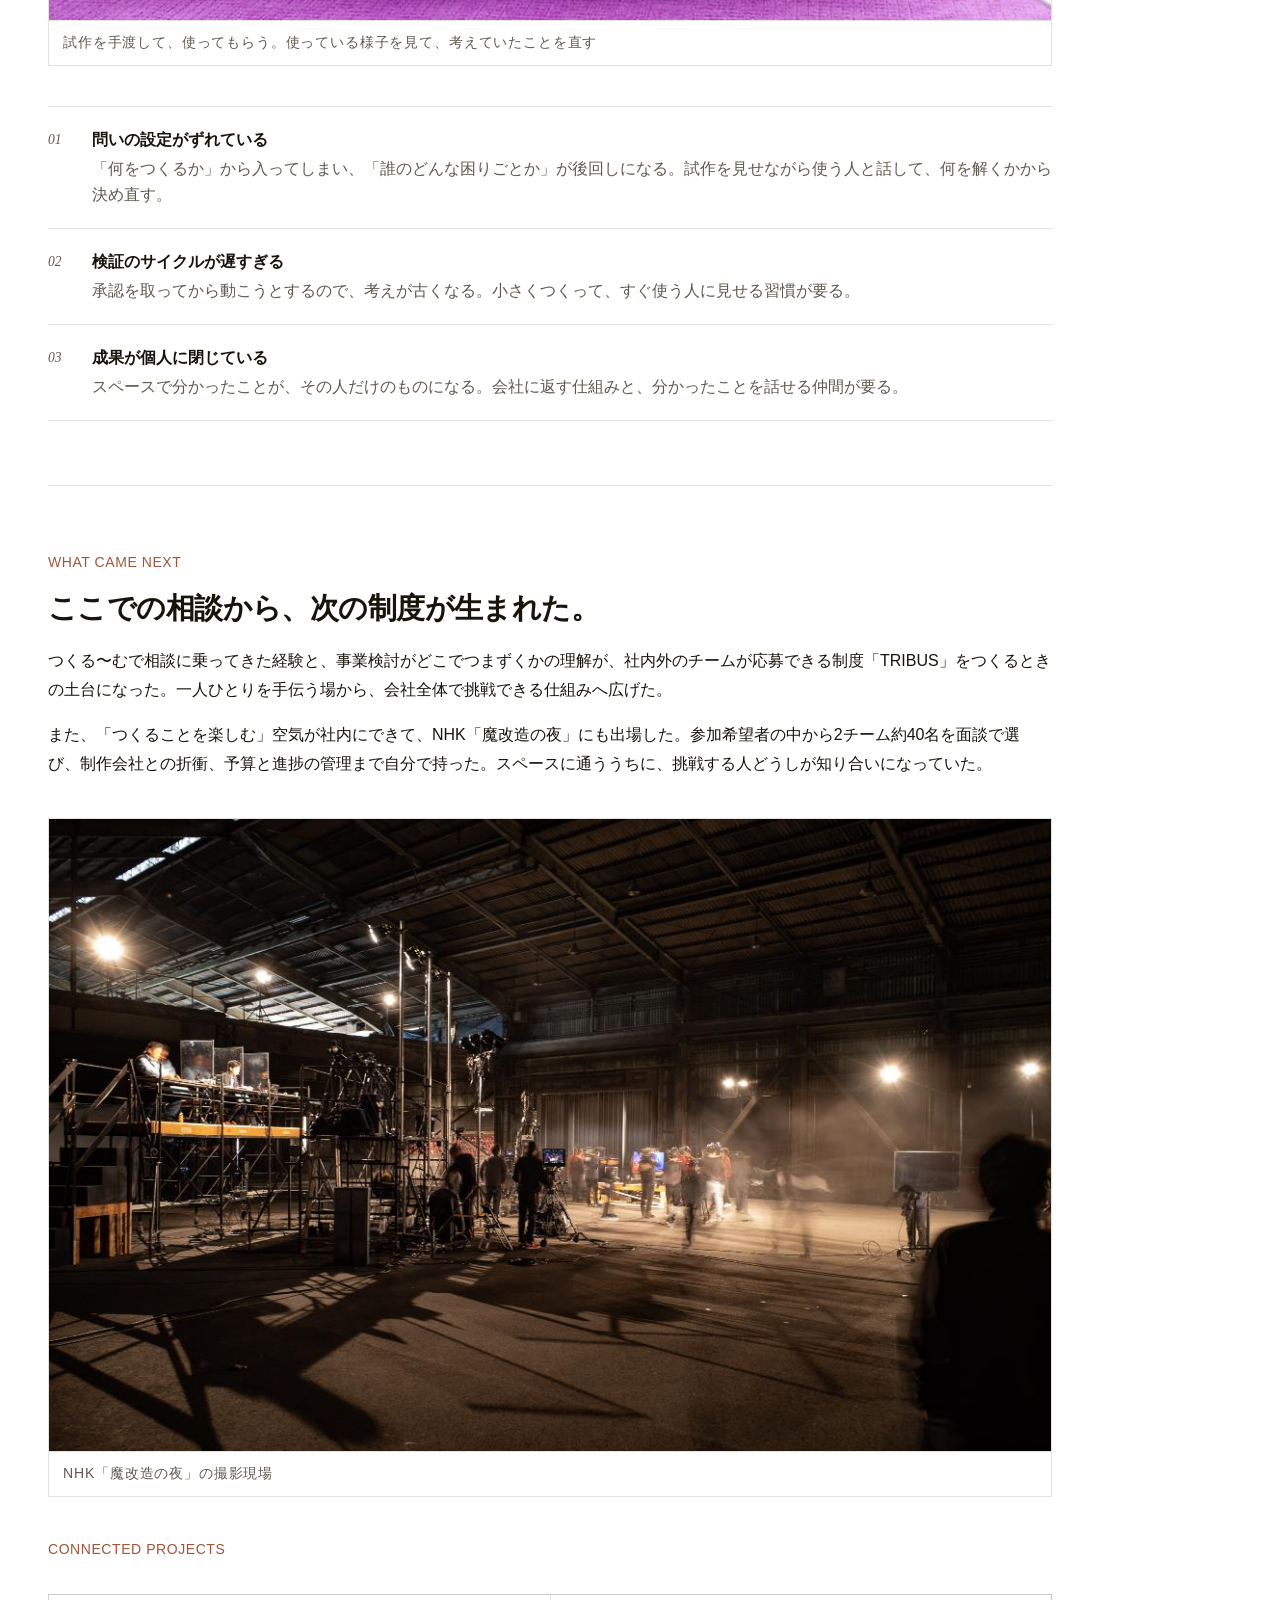
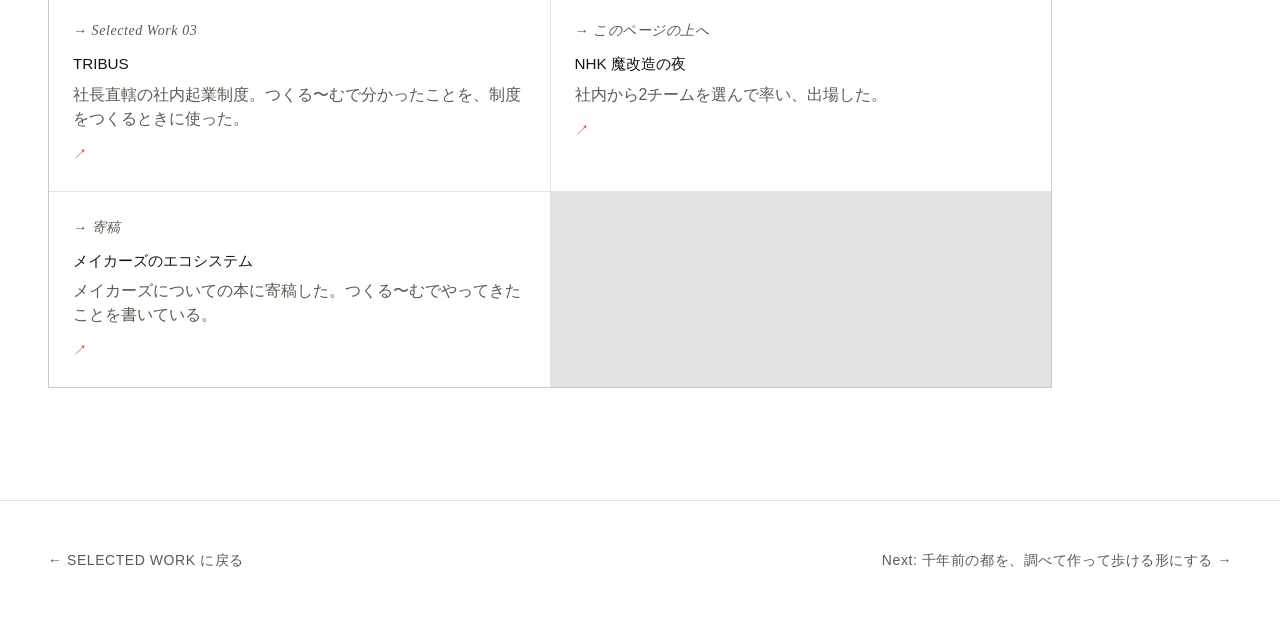
<file: tsukuroom.html>
<!DOCTYPE html>
<html lang="ja">
<head>
  <meta charset="UTF-8">
  <meta name="viewport" content="width=device-width, initial-scale=1.0">
  <link rel="stylesheet" href="css/tokens.css">
  <link rel="stylesheet" href="css/nav.css">
  <link rel="stylesheet" href="css/case.css">
  <meta name="description" content="スライドで止まっていた新規事業の検討を、使う人の声と触れる試作で進める場をつくった。">
  <meta property="og:title" content="つくる〜む — Inouchi Ikuo">
  <meta property="og:description" content="スライドで止まっていた新規事業の検討を、使う人の声と触れる試作で進める場をつくった。">
  <meta property="og:type" content="website">
  <title>つくる〜む — Inouchi Ikuo</title>
</head>
<body class="tone-tsukuroom">

  <nav>
    <a class="nav-logo" href="index.html">Inouchi Ikuo</a>
    <a class="nav-back" href="index.html">← Back to Portfolio</a>
  </nav>

  <main>

  <div class="case-hero-section">
  <div class="case-hero">
    <p class="case-eyebrow">Selected Work — 04</p>
    <h1 class="case-title">つくる〜む</h1>
    <p class="case-subtitle">スライドで止まっていた新規事業の検討を、使う人の声と触れる試作で進める場をつくった。</p>
    <dl class="case-meta">
      <div class="case-meta-item">
        <dt>Period</dt>
        <dd>2014 – 2019</dd>
      </div>
      <div class="case-meta-item">
        <dt>Role</dt>
        <dd>Space Design & Program Lead</dd>
      </div>
      <div class="case-meta-item">
        <dt>Domain</dt>
        <dd>FAB / Culture Design</dd>
      </div>
    </dl>
  </div>
  </div>

  <div class="case-body">

    <p class="section-label">Background</p>
    <h2>新規事業検討は、なぜPPTで止まるのか。</h2>
    <p>
      大企業の新規事業検討は、多くの場合スライドの中で完結する。市場分析、競合比較、事業計画。どれだけ精緻に仕上げても、ユーザーと話していなければ、仮説を積み重ねたものにとどまる。
    </p>
    <p>
      「本当にユーザーが求めているか」を確かめる前に、社内の承認プロセスで消耗してしまう。そういう光景を繰り返し見てきた。
    </p>

    <hr class="divider">

    <p class="section-label">Concept</p>
    <h2>つくりながら考える。</h2>
    <p>
      社内に3Dプリンタ、レーザーカッター、工作機械を置いたファブスペース「つくる〜む」を立ち上げた。新規事業の検討の進め方を変えるための場所。
    </p>
    <p>
      使う人が触れる形の試作をすぐにつくり、実際に使ってもらう。返ってくる言葉には、資料には書けない本音が入っている。「こういう時に使いたい」「ここが引っかかる」という声で、何を作るかが具体的になっていく。
    </p>

    <div class="case-photo">
      <img loading="lazy" src="images/jiko/slide02_img0.jpg" alt="つくる〜む — FABスペース全景">
      <div class="case-photo-caption">新横浜オフィスの中につくった「つくる〜む」（2015）</div>
    </div>

    <div class="case-photo">
      <img loading="lazy" src="images/jiko/ARlight0216.jpg" alt="プロトタイプの3DCADモデル">
      <div class="case-photo-caption">つくる〜むで設計した試作の3Dモデル。考えたその日に形にできた</div>
    </div>

    <div class="insight-grid">
      <div class="insight-item">
        <div class="insight-label">従来のアプローチ</div>
        <p class="insight-text">市場調査 → スライド作成 → 社内承認 → ユーザー検証（遅い）</p>
      </div>
      <div class="insight-item">
        <div class="insight-label">つくる〜むのアプローチ</div>
        <p class="insight-text">ユーザーと対話 → プロトタイプ制作 → 実使用フィードバック → 事業提案（速い）</p>
      </div>
    </div>

    <hr class="divider">

    <div class="case-photo">
      <img loading="lazy" src="images/jiko/TSU001.jpg" alt="つくる〜むの賑わい">
      <div class="case-photo-caption">社内外から人が集まり、作ったものを見せ合う</div>
    </div>

    <p class="section-label">What We Learned</p>
    <h2>相談が集まることで、見えてきたもの。</h2>
    <p>
      スペースが整うと、社内外からさまざまな相談が持ち込まれるようになった。新規事業を検討しているチーム、技術をどう活かすか迷っている研究者、顧客への提案を試したいセールス。目的も立場も違う人たちを手伝ううちに、つまずく所が似ていることに気づいた。
    </p>
    <p>
      どの順番で、誰と進めればそこを越えられるかも、相談に乗り続けるうちに分かってきた。
    </p>

    <div class="case-photo">
      <img loading="lazy" src="images/jiko/23167550_1648683095188082_2369378475644591142_n.jpg" alt="プロトタイプを体験するユーザー">
      <div class="case-photo-caption">試作を手渡して、使ってもらう。使っている様子を見て、考えていたことを直す</div>
    </div>

    <ul class="flow-list">
      <li>
        <span class="flow-num">01</span>
        <div class="flow-content">
          <strong>問いの設定がずれている</strong>
          <span>「何をつくるか」から入ってしまい、「誰のどんな困りごとか」が後回しになる。試作を見せながら使う人と話して、何を解くかから決め直す。</span>
        </div>
      </li>
      <li>
        <span class="flow-num">02</span>
        <div class="flow-content">
          <strong>検証のサイクルが遅すぎる</strong>
          <span>承認を取ってから動こうとするので、考えが古くなる。小さくつくって、すぐ使う人に見せる習慣が要る。</span>
        </div>
      </li>
      <li>
        <span class="flow-num">03</span>
        <div class="flow-content">
          <strong>成果が個人に閉じている</strong>
          <span>スペースで分かったことが、その人だけのものになる。会社に返す仕組みと、分かったことを話せる仲間が要る。</span>
        </div>
      </li>
    </ul>

    <hr class="divider">

    <p class="section-label">What Came Next</p>
    <h2>ここでの相談から、次の制度が生まれた。</h2>
    <p>
      つくる〜むで相談に乗ってきた経験と、事業検討がどこでつまずくかの理解が、社内外のチームが応募できる制度「TRIBUS」をつくるときの土台になった。一人ひとりを手伝う場から、会社全体で挑戦できる仕組みへ広げた。
    </p>
    <p>
      また、「つくることを楽しむ」空気が社内にできて、NHK「魔改造の夜」にも出場した。参加希望者の中から2チーム約40名を面談で選び、制作会社との折衝、予算と進捗の管理まで自分で持った。スペースに通ううちに、挑戦する人どうしが知り合いになっていた。
    </p>

    <div class="case-photo" id="makaizo">
      <img loading="lazy" src="images/jiko/slide11_img1.jpg" alt="NHK 魔改造の夜 撮影現場">
      <div class="case-photo-caption">NHK「魔改造の夜」の撮影現場</div>
    </div>

    <p class="section-label section-label-spaced">Connected Projects</p>
    <div class="connected">
      <div class="connected-item">
        <a href="tribus.html">
          <div class="connected-num">→ Selected Work 03</div>
          <div class="connected-name">TRIBUS</div>
          <div class="connected-desc">社長直轄の社内起業制度。つくる〜むで分かったことを、制度をつくるときに使った。</div>
          <div class="connected-arrow">↗</div>
        </a>
      </div>
      <div class="connected-item">
        <a href="#makaizo">
          <div class="connected-num">→ このページの上へ</div>
          <div class="connected-name">NHK 魔改造の夜</div>
          <div class="connected-desc">社内から2チームを選んで率い、出場した。</div>
          <div class="connected-arrow">↗</div>
        </a>
      </div>
      <div class="connected-item">
        <a href="https://www.amazon.co.jp/dp/B01AXRCDTU" target="_blank">
          <div class="connected-num">→ 寄稿</div>
          <div class="connected-name">メイカーズのエコシステム</div>
          <div class="connected-desc">メイカーズについての本に寄稿した。つくる〜むでやってきたことを書いている。</div>
          <div class="connected-arrow">↗</div>
        </a>
      </div>
    </div>

  </div>

  </main>

  <div class="back-section">
    <a class="back-link" href="index.html">← Selected Work に戻る</a>
    <a class="back-project" href="heiankyo.html">Next: 千年前の都を、調べて作って歩ける形にする →</a>
  </div>

</body>
</html>
</file>
<file: css/tokens.css>
/* ── Reset ── */
*, *::before, *::after { box-sizing: border-box; margin: 0; padding: 0; }
img { display: block; max-width: 100%; }

/* ── Windows 用：游ゴシックの標準を Medium に、太字を Bold に当てる（端末に入っている字を使うだけで、読み込みは無い） ── */
@font-face { font-family: YuGothicMB; src: local("Yu Gothic Medium"), local("YuGothic-Medium"); font-weight: 100 500; }
@font-face { font-family: YuGothicMB; src: local("Yu Gothic Bold"), local("YuGothic-Bold"); font-weight: 600 900; }

/* ── Design Tokens ── */
:root {
  /* 2026-10-20 生成り #F2EDE3 から白へ（生成り＋錆色＋Georgia の組み合わせがAI生成サイトに見えたため） */
  --bg:      #FFFFFF;
  --fg:      #18140C;
  /* 2026-10-20 #8A8378 から濃くした（白地で約6.9:1） */
  --muted:   #5F594F;
  --border:  rgba(24,20,12,.12);
  --accent:  #C94B1E;
  /* 英字は Georgia、日本語は明朝（Mac=ヒラギノ明朝、Windows=游明朝）に落とす */
  --serif:   Georgia, "Times New Roman", "Hiragino Mincho ProN", "Yu Mincho", YuMincho, serif;
  /* 日本語の見出し用。明朝を先に置き、見出しの中の英字も明朝の英字で出す（Georgia だと英字だけ大きく浮く） */
  --serif-ja: "Hiragino Mincho ProN", "Yu Mincho", YuMincho, serif;
  /* Windows の游ゴシックは標準の太さだと細くかすれるので、Medium と Bold を組にした YuGothicMB を先に置く（下の @font-face） */
  /* 2026-10-20 作品ごとの色（日本の伝統色・渋め）。どれも白地で文字にして約5:1以上 */
  --tone-advisory:   #165E83; /* 藍色 */
  --tone-poc:        #726D40; /* 海松色 */
  --tone-tribus:     #316745; /* 千歳緑 */
  --tone-tsukuroom:  #9F563A; /* 柿渋色 */
  --tone-heiankyo:   #9E3D3F; /* 蘇芳 */
  --tone-making:     #745399; /* 江戸紫 */
  --tone-enterprise: #53727D; /* 錆納戸 */
  --tone-alpine:     #19448E; /* 瑠璃紺 */
  --sans:    -apple-system, BlinkMacSystemFont, "Segoe UI", "Hiragino Sans", "Hiragino Kaku Gothic ProN", YuGothicMB, "Yu Gothic", Meiryo, sans-serif;
}

/* ── Base ── */
html { scroll-behavior: smooth; }
body {
  font-family: var(--sans);
  background-color: var(--bg);
  color: var(--fg);
  line-height: 1.7;
}
a { color: inherit; text-decoration: none; }
::selection { background: var(--fg); color: var(--bg); }
</file>
<file: css/nav.css>
/* ── Nav (shared across all pages) ── */
nav {
  position: fixed; top: 0; left: 0; right: 0;
  z-index: 100;
  display: flex;
  align-items: center;
  justify-content: space-between;
  padding: 22px 48px;
  background: rgba(255,255,255,.9);
  backdrop-filter: blur(12px);
  -webkit-backdrop-filter: blur(12px);
  border-bottom: 1px solid var(--border);
}
.nav-logo {
  font-family: var(--serif);
  font-style: italic;
  font-size: 1rem;
}
.nav-back {
  font-size: .8rem;
  letter-spacing: .06em;
  text-transform: uppercase;
  color: var(--muted);
  display: flex;
  align-items: center;
  gap: 8px;
  transition: color .2s;
}
.nav-back:hover { color: var(--fg); }

/* ── Back section (shared footer-like nav) ── */
.back-section {
  border-top: 1px solid var(--border); padding: 48px;
  display: flex; justify-content: space-between; align-items: center;
}
.back-link {
  font-size: .8rem; letter-spacing: .06em; text-transform: uppercase;
  color: var(--muted); display: flex; align-items: center; gap: 8px;
  transition: color .2s, gap .2s;
}
.back-link:hover { color: var(--fg); gap: 14px; }
.back-project { font-size: .78rem; color: var(--muted); transition: color .2s; }
a.back-project:hover { color: var(--fg); }

@media (max-width: 768px) {
  nav { padding: 18px 24px; }
  .back-section { padding: 32px 24px; flex-direction: column; gap: 16px; align-items: flex-start; }
}

/* ── 2026-10-20 小さい英字ラベルを14pxに ── */
.nav-back, .back-link, .back-project { font-size: .875rem; letter-spacing: .04em; }
</file>
<file: css/index.css>
/* ══════════════════════════════════════
   index.html — page-specific styles
   ══════════════════════════════════════ */

/* ── Custom Cursor ── */
@media (pointer: fine) {
  html { cursor: none; }
}

#cursor-dot {
  position: fixed; top: 0; left: 0; z-index: 9999;
  width: 6px; height: 6px;
  background: var(--accent);
  border-radius: 50%;
  pointer-events: none;
  transform: translate(-50%, -50%);
  transition: width .15s, height .15s;
}
#cursor-ring {
  position: fixed; top: 0; left: 0; z-index: 9998;
  width: 32px; height: 32px;
  border: 1.5px solid var(--fg);
  border-radius: 50%;
  pointer-events: none;
  transform: translate(-50%, -50%);
  transition: transform .08s, width .2s, height .2s, opacity .2s;
  opacity: .5;
}
body.cursor-link #cursor-dot { width: 10px; height: 10px; }
body.cursor-link #cursor-ring { width: 48px; height: 48px; opacity: .3; }

/* ── Nav (index-specific overrides) ── */
nav {
  display: grid;
  grid-template-columns: 1fr auto;
  border-top: 5px solid #18140C;
  box-shadow: 0 2px 12px rgba(24,20,12,.08);
  transition: padding .3s;
}
nav.scrolled { padding: 14px 48px; }

nav .logo {
  font-family: var(--serif);
  font-style: italic;
  font-size: 1rem;
  letter-spacing: .01em;
}
nav .nav-right {
  display: flex; align-items: center; gap: 36px;
}
nav .nav-links { display: flex; gap: 28px; }
.nav-link {
  font-size: .8rem;
  letter-spacing: .06em;
  text-transform: uppercase;
  color: var(--muted);
  position: relative;
}
.nav-link::after {
  content: '';
  position: absolute; bottom: -2px; left: 0;
  width: 0; height: 1px;
  background: var(--fg);
  transition: width .3s ease;
}
.nav-link:hover::after { width: 100%; }
.nav-link:hover { color: var(--fg); }
.available-badge {
  display: flex; align-items: center; gap: 6px;
  font-size: .75rem; color: var(--muted);
  letter-spacing: .04em;
}
.available-dot {
  width: 7px; height: 7px;
  background: #3cba54;
  border-radius: 50%;
  animation: pulse 2.4s ease infinite;
}
@keyframes pulse {
  0%, 100% { opacity: 1; transform: scale(1); }
  50%       { opacity: .5; transform: scale(.7); }
}

/* ── Hero ── */
#hero {
  position: relative;
  padding: 168px 0 0;
  border-bottom: 1px solid var(--border);
  box-shadow: 0 4px 16px rgba(24,20,12,.08);
  background-color: #fff;
  background-image: repeating-linear-gradient(
    to bottom,
    transparent, transparent 27px,
    rgba(24,20,12,.06) 27px, rgba(24,20,12,.06) 28px
  );
  display: grid;
  grid-template-columns: 1fr 1fr;
}
.hero-body { padding: 0 48px 86px; }
.hero-memo-col { position: relative; padding: 0; display: flex; }
.hero-memo-label {
  font-size: .68rem; letter-spacing: .1em; text-transform: uppercase;
  color: rgba(24,20,12,.2); margin-bottom: 16px; user-select: none;
}
.hero-memo {
  flex: 1; width: 100%; background: transparent; border: none; outline: none; resize: none;
  font-family: var(--sans); font-size: .95rem; color: var(--fg);
  line-height: 28px; padding: 0 40px; caret-color: var(--accent);
}
.hero-eyebrow {
  font-size: .75rem; letter-spacing: .12em; text-transform: uppercase;
  color: var(--muted); margin-bottom: 20px;
}
.hero-name {
  font-family: var(--serif);
  font-size: clamp(2.8rem, 6vw, 5.5rem);
  font-weight: normal; line-height: 1.05; letter-spacing: -.03em; margin-bottom: 32px;
}
.hero-name em { font-style: italic; color: var(--accent); }
.hero-desc {
  font-size: 1rem; color: var(--muted); line-height: 1.7;
  max-width: 480px; margin-bottom: 36px;
}
.hero-meta { display: flex; align-items: center; gap: 32px; }
.hero-location {
  font-size: .75rem; color: var(--muted); letter-spacing: .06em; text-transform: uppercase;
}
.hero-cta {
  display: flex; align-items: center; gap: 10px;
  font-size: .85rem; font-weight: 500; letter-spacing: .04em; color: var(--fg);
  border-bottom: 1px solid var(--fg); padding-bottom: 4px; transition: gap .2s;
}
.hero-cta:hover { gap: 18px; }

/* ── Marquee ── */
.marquee-wrap {
  overflow: hidden;
  border-top: 1px solid var(--border); border-bottom: 1px solid var(--border);
  padding: 14px 0; user-select: none;
}
.marquee-track {
  display: flex; gap: 0; white-space: nowrap;
  animation: marquee 22s linear infinite;
}
.marquee-wrap:hover .marquee-track { animation-play-state: paused; }
@keyframes marquee {
  from { transform: translateX(0); }
  to   { transform: translateX(-50%); }
}
.marquee-item {
  display: inline-flex; align-items: center; gap: 20px; padding: 0 28px;
  font-size: .8rem; letter-spacing: .08em; text-transform: uppercase; color: var(--muted);
}
.marquee-item::before { content: '✦'; font-size: .6rem; color: var(--accent); }

/* ── Section common ── */
.section-wrap { padding: 100px 48px; }
.section-header {
  display: flex; align-items: baseline; gap: 20px; margin-bottom: 64px;
}
.section-num {
  font-family: var(--serif); font-style: italic; font-size: 3.5rem;
  color: var(--border); line-height: 1; letter-spacing: -.04em; flex-shrink: 0;
}
.section-title {
  font-size: .72rem; letter-spacing: .12em; text-transform: uppercase;
  color: var(--muted); border-top: 1px solid var(--border); padding-top: 8px; flex: 1;
}

/* ── Below hero ── */
#work, #about-skills, #contact, footer { background: var(--bg); }

/* ── Projects table ── */
.projects-table { width: 100%; border-collapse: collapse; }
.projects-table tbody tr {
  border-top: 1px solid var(--border); position: relative;
}
.projects-table tbody tr[data-href] { cursor: pointer; }
.projects-table tbody tr:last-child { border-bottom: 1px solid var(--border); }
.projects-table tbody tr::before {
  content: ''; position: absolute; inset: 0;
  background: rgba(24,20,12,.03); transform: scaleX(0); transform-origin: left;
  transition: transform .35s ease;
}
.projects-table tbody tr:hover::before { transform: scaleX(1); }
.projects-table td { padding: 28px 0; vertical-align: middle; }
.projects-table td:first-child { width: 52px; }
.td-num { font-family: var(--sans); font-style: normal; font-size: .85rem; color: var(--muted); }
.td-main { padding-right: 24px; }
.td-name { display: block; font-size: 1.2rem; font-weight: 500; letter-spacing: -.02em; }
.td-desc { display: block; font-size: .82rem; color: var(--muted); margin-top: 4px; }
.td-tags { text-align: right; padding-right: 20px; white-space: nowrap; display: table-cell; vertical-align: middle; }
.td-tags-inner { display: flex; flex-direction: column; align-items: flex-end; gap: 4px; }
.td-tags span {
  display: block; font-size: .7rem; letter-spacing: .06em; text-transform: uppercase;
  color: var(--muted); padding: 3px 10px; border: 1px solid var(--border);
  border-radius: 2px; margin-left: 4px;
}
.td-year { font-size: .8rem; color: var(--muted); white-space: nowrap; padding-right: 12px; text-align: right; }
.td-arrow { width: 28px; font-size: 1rem; color: var(--muted); text-align: right; transition: color .2s, transform .2s; }
tr:hover .td-arrow { color: var(--fg); transform: translate(3px, -3px); }
.td-arrow-dim { color: rgba(24,20,12,.2); }
/* 作品のまとまりの見出し行（2026-10 Selected Work を4つに分けた） */
.projects-table tbody tr.tr-group { border-top: none; }
.projects-table tbody tr.tr-group::before { display: none; }
.projects-table tr.tr-group td { padding: 44px 0 12px; }
.projects-table tbody tr.tr-group:first-child td { padding-top: 0; }
.tr-group span {
  font-size: .78rem; font-weight: 600; letter-spacing: .08em; color: var(--accent);
}

/* ── Consultations（こんな相談に、こう関わってきた・2026-10） ── */
#consult { background: var(--bg); border-top: 1px solid var(--border); }
.consult-table { width: 100%; border-collapse: collapse; font-size: .95rem; line-height: 1.7; }
.consult-table th {
  text-align: left; font-size: .72rem; font-weight: 500; letter-spacing: .08em;
  color: var(--muted); padding: 0 24px 12px 0; border-bottom: 1px solid var(--fg);
}
.consult-table td { padding: 24px 24px 24px 0; border-bottom: 1px solid var(--border); vertical-align: top; color: var(--muted); }
.consult-table td.c-ask { width: 36%; color: var(--fg); font-weight: 500; font-size: 1.05rem; }
.consult-table td.c-ex { width: 26%; padding-right: 0; }
.c-ex a { display: block; color: var(--fg); }
.c-ex a + a { margin-top: 12px; }
.c-ex a span { display: block; font-size: .78rem; color: var(--accent); margin-top: 2px; }
.c-ex a:hover span { text-decoration: underline; text-underline-offset: 3px; }

/* ── Approach（探す・作って確かめる・次の手を考える） ── */
#approach { background: var(--bg); border-bottom: 1px solid var(--border); }
.approach-list {
  list-style: none; display: grid; grid-template-columns: repeat(3, 1fr);
  border-top: 1px solid var(--border);
}
.approach-list li { padding: 32px 32px 8px 0; }
.approach-list li + li { padding-left: 32px; border-left: 1px solid var(--border); }
.approach-num {
  display: block; font-family: var(--serif); font-style: italic;
  font-size: .95rem; color: var(--muted); margin-bottom: 10px;
}
.approach-name { font-size: 1.35rem; font-weight: 600; letter-spacing: -.01em; margin-bottom: 12px; }
.approach-desc { font-size: .95rem; line-height: 1.8; color: var(--muted); }
.approach-link {
  display: inline-flex; gap: 8px; margin-top: 18px; font-size: .9rem; color: var(--fg);
  border-bottom: 1px solid var(--fg); padding-bottom: 3px; transition: gap .2s;
}
.approach-link:hover { gap: 14px; }
tr:hover .td-arrow-dim { color: rgba(24,20,12,.35); transform: none; }

/* ── About + Skills ── */
#about-skills { display: grid; grid-template-columns: 1fr 1fr; gap: 0; }
#about-skills .col { padding: 100px 48px; }
#about-skills .col + .col { border-left: 1px solid var(--border); }
.about-text { font-size: 1.05rem; line-height: 1.75; color: var(--muted); margin-bottom: 32px; }
.about-text strong { color: var(--fg); font-weight: 500; }
.detail-list { display: grid; grid-template-columns: auto 1fr; gap: 8px 24px; font-size: .82rem; }
.detail-list dt { color: var(--muted); letter-spacing: .06em; text-transform: uppercase; font-size: .7rem; padding-top: 2px; }
.detail-list dd { color: var(--fg); }
.skills-list { display: flex; flex-direction: column; gap: 0; }
.skill-row {
  display: flex; justify-content: space-between; align-items: center;
  padding: 14px 0; border-bottom: 1px solid var(--border); font-size: .9rem;
}
.skill-row:first-child { border-top: 1px solid var(--border); }
.skill-row .skill-name { font-weight: 500; }
.skill-row .skill-level { display: flex; gap: 4px; }
.skill-pip { width: 28px; height: 2px; background: var(--border); border-radius: 1px; }
.skill-pip.filled { background: var(--fg); }

/* ── Statement ── */
/* 日本語の書体には斜体が無く、italic を指定すると明朝を機械的に傾けた字になる。日本語を含む所は正体にする */
.work-statement {
  font-family: var(--serif); font-style: normal;
  font-size: clamp(2rem, 4vw, 3rem); font-weight: bold;
  line-height: 1.3; letter-spacing: -.01em; color: var(--fg); margin-bottom: 48px;
}
.work-statement em { font-style: normal; color: var(--accent); }
.work-statement-desc {
  font-size: .9rem; line-height: 1.85; color: var(--muted);
  margin-top: -32px; margin-bottom: 48px;
}

/* ── Timeline ── */
.timeline { display: flex; flex-direction: column; position: relative; padding-left: 20px; border-left: 1px solid var(--border); }
.tl-item { display: grid; grid-template-columns: 44px 1fr; gap: 16px; padding-bottom: 32px; position: relative; }
.tl-item:last-child { padding-bottom: 0; }
.tl-item::before {
  content: ''; position: absolute; left: -24px; top: 6px;
  width: 7px; height: 7px; border-radius: 50%;
  background: var(--border); border: 1.5px solid var(--bg); outline: 1px solid var(--border);
}
.tl-current::before { background: var(--accent); outline-color: var(--accent); }
.tl-year { font-family: var(--sans); font-style: normal; font-size: .8rem; color: var(--muted); padding-top: 2px; }
.tl-role { font-size: 1rem; font-weight: 600; line-height: 1.4; margin-bottom: 3px; }
.tl-place { font-size: .72rem; color: var(--accent); letter-spacing: .04em; text-transform: uppercase; margin-bottom: 4px; }
.tl-desc { font-size: .8rem; color: var(--muted); margin-top: 4px; line-height: 1.55; }

/* ── Contact ── */
#contact { border-top: 1px solid var(--border); }
.contact-inner { padding: 100px 48px; }
.contact-heading em { font-style: normal; }
.contact-heading {
  font-family: var(--serif); font-style: normal;
  font-size: clamp(2rem, 4vw, 3rem); font-weight: bold;
  line-height: 1.2; letter-spacing: -.02em; margin-bottom: 24px;
}
.contact-sub { font-size: 1.1rem; color: var(--fg); margin-bottom: 48px; line-height: 1.6; }
.contact-email {
  display: inline-flex; align-items: center; gap: 12px;
  font-size: 1rem; font-weight: 500; border-bottom: 1px solid var(--fg);
  padding-bottom: 6px; transition: gap .2s; margin-bottom: 48px;
}
.contact-email:hover { gap: 20px; }
.contact-links-row { display: flex; flex-wrap: wrap; gap: 8px; }
.contact-chip {
  display: inline-flex; align-items: center; gap: 6px;
  padding: 8px 16px; border: 1px solid var(--border); border-radius: 2px;
  font-size: .8rem; color: var(--muted); transition: color .2s, border-color .2s;
}
.contact-chip:hover { color: var(--fg); border-color: var(--fg); }

/* ── Footer ── */
footer {
  border-top: 1px solid var(--border); padding: 28px 48px;
  display: flex; justify-content: space-between; align-items: center;
}
footer span {
  font-size: .72rem; letter-spacing: .06em; text-transform: uppercase; color: var(--muted);
}

/* ── Post-it toggle button ── */
#postit-toggle {
  position: absolute; bottom: 20px; left: 20px; z-index: 300;
  background: none; border: 1px solid var(--border); border-radius: 2px;
  padding: 4px 10px; font-family: var(--sans); font-size: .68rem;
  letter-spacing: .08em; text-transform: uppercase; color: var(--muted);
  cursor: pointer; transition: color .15s, border-color .15s;
}
#postit-toggle:hover { color: var(--fg); border-color: var(--fg); }

/* ── Post-it ── */
.postit-wrap {
  position: absolute; z-index: 90; cursor: grab; user-select: none;
  transition: opacity .2s, visibility .2s;
}
.postit-wrap.hidden { opacity: 0; visibility: hidden; pointer-events: none; }
.postit-wrap:active { cursor: grabbing; }
.postit {
  background: #FFF176; padding: 16px 18px 20px; width: 180px;
  box-shadow: 2px 4px 12px rgba(0,0,0,.15); transform: rotate(-2deg);
  transition: transform .15s, box-shadow .15s;
  font-family: var(--sans); font-size: .8rem; line-height: 1.55; color: #2a2000;
}
.postit-wrap:hover .postit {
  transform: rotate(-1deg) scale(1.03); box-shadow: 4px 8px 20px rgba(0,0,0,.18);
}
.postit::before {
  content: ''; display: block; height: 3px;
  background: rgba(0,0,0,.06); margin: -16px -18px 12px;
}
.postit strong {
  display: block; font-size: .7rem; letter-spacing: .08em;
  text-transform: uppercase; color: rgba(42,32,0,.45); margin-bottom: 6px;
}
.postit-2 { transform: rotate(1.5deg); }
.postit-wrap:hover .postit-2 { transform: rotate(1deg) scale(1.03); }

/* ── Reveal animation ── */
.reveal { opacity: 0; transform: translateY(24px); transition: opacity .6s ease, transform .6s ease; }
.reveal.visible { opacity: 1; transform: none; }
.reveal-delay-1 { transition-delay: .1s; }
.reveal-delay-2 { transition-delay: .2s; }
.reveal-delay-3 { transition-delay: .3s; }

/* ── Responsive ── */
@media (max-width: 768px) {
  .available-badge { display: none; }
  .postit-wrap { opacity: 0; visibility: hidden; pointer-events: none; }
  #postit-toggle { display: none; }
  #hero { padding: 100px 0 0; grid-template-columns: 1fr; }
  .hero-body { padding: 0 24px 48px; border-right: none; border-bottom: 1px solid var(--border); }
  .hero-memo-col { padding: 24px 24px 48px; }
  .section-wrap { padding: 72px 24px; }
  #about-skills { grid-template-columns: 1fr; }
  #about-skills .col { padding: 72px 24px; }
  #about-skills .col + .col { border-left: none; border-top: 1px solid var(--border); }
  .contact-inner { padding: 72px 24px; }
  footer { padding: 24px; flex-direction: column; gap: 8px; text-align: center; }
  .projects-table .td-desc, .projects-table .td-year { display: none; }
  .td-tags { display: none; }
  .approach-list { grid-template-columns: 1fr; }
  .consult-table thead { display: none; }
  .consult-table tr { display: block; padding: 20px 0; border-bottom: 1px solid var(--border); }
  .consult-table td, .consult-table td.c-ask, .consult-table td.c-ex { display: block; width: auto; padding: 0 0 8px; border: none; }
  .approach-list li, .approach-list li + li { padding: 28px 0 20px; border-left: none; }
  .approach-list li + li { border-top: 1px solid var(--border); }
}

/* ── 2026-10-20 案A：差し色は「Design」とリンクだけ。説明文は16px以上 ──
   見出しの頭を毎回錆色にする型が、AI生成サイトに見える一番の理由だったので墨一色にした。
   戻すときはこのブロックを消す */
.work-statement em { color: var(--fg); }
.tr-group span { color: var(--fg); }
.tl-place { color: var(--muted); }
.tl-current::before { background: var(--fg); outline-color: var(--fg); }
.td-desc { font-size: 1rem; line-height: 1.7; margin-top: 6px; }
.approach-desc { font-size: 1rem; }
.work-statement-desc { font-size: 1rem; }
.tl-desc { font-size: 1rem; }
.consult-table { font-size: 1rem; }
.consult-table th { font-size: .875rem; }
.detail-list { font-size: .95rem; }

/* ── 2026-10-20 書体の決まり ──
   日本語の見出しはすべてゴシック太字（明朝の細字は弱く、斜体は機械的に傾いた字になるため）。
   Georgia は英字だけの所（Design・ロゴ・番号・Explore 等）に使う */
.work-statement, .contact-heading { font-family: var(--sans); font-weight: 700; letter-spacing: -.02em; }

/* ── 2026-10-20 作品ごとの色を一覧にも小さく付ける（番号とタグ） ── */
tr[data-href="advisory.html"]   { --tone: var(--tone-advisory); }
tr[data-href="poc.html"]        { --tone: var(--tone-poc); }
tr[data-href="tribus.html"]     { --tone: var(--tone-tribus); }
tr[data-href="tsukuroom.html"]  { --tone: var(--tone-tsukuroom); }
tr[data-href="heiankyo.html"]   { --tone: var(--tone-heiankyo); }
tr[data-href="making.html"]     { --tone: var(--tone-making); }
tr[data-href="enterprise.html"] { --tone: var(--tone-enterprise); }
tr[data-href="alpine.html"]     { --tone: var(--tone-alpine); }
.projects-table tr[data-href] .td-num { color: var(--tone); font-weight: 700; }
.projects-table tr[data-href] .td-tags span { color: var(--tone); border-color: var(--tone); }

/* ── 2026-10-20 作品一覧の各行（短冊）の上の方だけに、作品の色の薄い影を落とす（井内さん案） ──
   事例ページの上部の影と同じ作り。作品の色8%から約10pxで白に消える（20px・14%から井内さんの指示で半分・薄く）。
   🚫 td に敷くと、hover で矢印の td が transform で動くとき影も一緒にずれた → 行（tr）に敷く */
.projects-table tr[data-href] {
  background-image: linear-gradient(to bottom, color-mix(in srgb, var(--tone) 8%, transparent) 0, transparent 10px);
}

/* ── 2026-10-20 マウスを乗せた行は、灰色で暗くせず、作品の色でごく淡く明るく染める ── */
.projects-table tbody tr[data-href]::before { background: color-mix(in srgb, var(--tone) 6%, transparent); }

/* ── 2026-10-20 カーソルの飾りと、段落ごとに下から出てくる動きをやめる ── */
@media (pointer: fine) { html { cursor: auto; } }
#cursor-dot, #cursor-ring { display: none; }
.reveal, .reveal.visible { opacity: 1; transform: none; transition: none; }

/* ── 2026-10-20 小さい英字ラベルを14pxに。字間は .04em まで ── */
.nav-link, .hero-eyebrow, .section-title, .td-tags span, .td-year, .tl-year, .tl-place,
.detail-list dt, .consult-table th, .c-ex a span, .tr-group span {
  font-size: .875rem; letter-spacing: .04em;
}

/* About の画像は丸のまま（四角で大きくする案は井内さんの判断で戻した・2026-10-21） */

/* ── 2026-10-20 スマホ：空のメモ欄を外し、ロゴを1行に収める ── */
@media (max-width: 768px) {
  .hero-memo-col { display: none; }
  .hero-body { padding-bottom: 40px; }
  #approach { padding-top: 56px; }
  nav, nav.scrolled { padding: 14px 20px; }
  nav .logo { white-space: nowrap; }
  nav .nav-links { gap: 12px !important; }
  nav .nav-right { margin-left: 16px; }
  .nav-link { font-size: .75rem; letter-spacing: 0; }
}

/* ── 2026-10-21 色は3つの役目に絞る（墨＝文字とタグの枠／錆色＝Design とリンク／作品の色＝番号と影） ── */
.projects-table tr[data-href] .td-tags span { color: var(--muted); border-color: var(--border); }

/* ── 2026-10-21 薄い斜体の大きな番号をやめ、「01 APPROACH」を墨で小さく。上に墨の線 ── */
.section-header { align-items: center; gap: 12px; border-top: 1px solid var(--fg); padding-top: 12px; margin-bottom: 48px; }
.section-num { font-family: var(--sans); font-style: normal; font-size: .875rem; font-weight: 600; color: var(--fg); letter-spacing: .04em; line-height: 1.4; }
.section-title { border-top: none; padding-top: 0; color: var(--fg); }

/* ── 2026-10-21 大きな一文は太さ700のまま、少し小さく（600 と比べて井内さんが700を選択） ── */
.work-statement, .contact-heading { font-weight: 700; font-size: clamp(1.75rem, 3.2vw, 2.5rem); }

/* ── 2026-10-21 上部に実物の写真を1枚。ノートに貼った写真のように少し傾ける。付箋は写真の右に並べる ── */
.hero-photo {
  position: absolute; top: 150px; right: 250px; width: 380px; margin: 0; z-index: 5;
  background: #fff; padding: 8px 8px 10px;
  box-shadow: 0 2px 10px rgba(24,20,12,.14); transform: rotate(-1.5deg);
}
.hero-photo img { width: 100%; height: auto; aspect-ratio: 4 / 3; object-fit: cover; object-position: center 35%; }
.hero-photo figcaption { font-size: .875rem; color: var(--muted); padding-top: 6px; line-height: 1.4; }
@media (max-width: 1100px) { .hero-photo { right: 220px; width: 320px; } }
@media (max-width: 768px) {
  .hero-photo { position: static; width: auto; margin: 0 24px 32px; transform: none; }
}
/* ── 2026-10-21 Approach の3列に写真・動画を1つずつ。3列の幅をそろえるため、区切り線は列の間に置く ── */
.approach-list { column-gap: 64px; }
.approach-list li, .approach-list li + li { position: relative; padding: 32px 0 8px; border-left: none; }
.approach-list li + li::before {
  content: ""; position: absolute; left: -32px; top: 0; bottom: 0; border-left: 1px solid var(--border);
}
.approach-media { margin: 0 0 20px; border: 1px solid var(--border); background: #fff; border-radius: 6px; overflow: hidden; }
.approach-media img, .approach-media video {
  display: block; width: 100%; height: auto; aspect-ratio: 16 / 9; object-fit: cover;
}
.approach-media figcaption {
  font-size: .875rem; color: var(--muted); padding: 8px 10px; line-height: 1.5; border-top: 1px solid var(--border);
}
@media (max-width: 768px) {
  .approach-list li, .approach-list li + li { padding: 28px 0 20px; }
  .approach-list li + li::before { display: none; }
}
/* ── 2026-10-21 作品一覧の番号と内容の間に写真。横幅160px・3:2でそろえ、角は Approach と同じ6px ── */
.projects-table td.td-thumb { width: 184px; padding-right: 24px; }
.td-thumb img {
  display: block; width: 160px; height: auto; aspect-ratio: 3 / 2; object-fit: cover;
  border: 1px solid var(--border); border-radius: 6px;
}
@media (max-width: 768px) {
  .projects-table td.td-thumb { width: 104px; padding-right: 14px; }
  .td-thumb img { width: 90px; }
}
/* ── 2026-10-21 上部の写真を3枚に（子ども・プロペラ・歩くロボの動画）。付箋と一緒に1つの箱に入れる ──
   箱は上部の右上に置き、中は今までと同じ top/right の座標。本文（左から最大528px）に重ならないよう、
   画面幅ごとに箱を右上基準で縮める（箱の幅は約870px）。スマホでは子どもの写真1枚だけ */
.hero-photo-sub { width: 230px; padding: 6px 6px 8px; }
.hero-photo-sub img, .hero-photo-sub video {
  display: block; width: 100%; height: auto; aspect-ratio: 3 / 2; object-fit: cover; background: #fff;
}
.hero-photo-sub figcaption { font-size: .8125rem; padding-top: 4px; }
.hero-photo:not(.hero-photo-sub) { width: 420px; top: 140px; }
.hero-sub-prop  { width: 270px; top: 350px; right: 580px; transform: rotate(-3deg); z-index: 4; }
/* ロボの動画は白地なので、薄い地色の上に multiply で重ねて写真に見せる。全身が入るよう正方形・contain */
.hero-sub-robot { width: 220px; top: 445px; right: 120px; transform: rotate(2deg); z-index: 6; }
.hero-sub-robot .robot-frame { background: #EEF0F2; }
.hero-sub-robot video { aspect-ratio: 1 / 1; object-fit: contain; background: transparent; mix-blend-mode: multiply; }
.hero-collage {
  position: absolute; top: 0; right: 0; width: 880px; height: 720px;
  transform-origin: top right; z-index: 5; pointer-events: none;
}
.hero-collage > * { pointer-events: auto; }
@media (max-width: 1100px) {
  .hero-collage .hero-photo:not(.hero-photo-sub) { right: 250px; width: 420px; }
  .hero-sub-prop { right: 580px; } .hero-sub-robot { right: 120px; }
}
@media (max-width: 1429px) { .hero-collage { transform: scale(.9); } }
@media (max-width: 1339px) { .hero-collage { transform: scale(.8); } }
@media (max-width: 1259px) { .hero-collage { transform: scale(.7); } }
@media (max-width: 1169px) { .hero-collage { transform: scale(.6); } }
@media (max-width: 1084px) { .hero-collage { transform: scale(.55); } }
@media (max-width: 959px)  { .hero-collage { transform: scale(.45); } }
@media (max-width: 768px) {
  .hero-collage { position: static; width: auto; height: auto; transform: none; }
  .hero-collage .hero-photo:not(.hero-photo-sub) { position: static; width: auto; margin: 0 24px 32px; transform: none; }
  .hero-photo-sub { display: none; }
}
</file>
<file: css/case.css>
/* ══════════════════════════════════════
   Case study pages — shared components
   ══════════════════════════════════════ */

/* ── Case Hero ── */
.case-hero-section {
  background-color: #fff;
  background-image: repeating-linear-gradient(
    to bottom,
    transparent, transparent 27px,
    rgba(24,20,12,.06) 27px, rgba(24,20,12,.06) 28px
  );
  border-bottom: 1px solid var(--border);
}
.case-hero { padding: 140px 48px 80px; max-width: 1100px; }
.case-eyebrow {
  font-size: .75rem; letter-spacing: .1em; text-transform: uppercase;
  color: var(--accent); margin-bottom: 20px;
}
/* 日本語を含む見出しは正体（日本語の書体に斜体は無く、italic だと機械的に傾いた字になる） */
.case-title {
  font-family: var(--serif); font-style: normal;
  font-size: clamp(2.4rem, 5vw, 4.2rem);
  font-weight: normal; line-height: 1.1; letter-spacing: -.02em; margin-bottom: 28px;
}
.case-subtitle {
  font-size: 1.05rem; color: var(--muted); max-width: 600px;
  line-height: 1.75; margin-bottom: 48px;
}
.case-meta { display: flex; gap: 40px; flex-wrap: wrap; }
.case-meta-item dt {
  font-size: .68rem; letter-spacing: .1em; text-transform: uppercase;
  color: var(--muted); margin-bottom: 4px;
}
.case-meta-item dd { font-size: .9rem; font-weight: 500; }

/* ── Case Body ── */
.case-body { max-width: 1100px; padding: 80px 48px; }
.section-label {
  font-size: .7rem; letter-spacing: .12em; text-transform: uppercase;
  color: var(--accent); margin-bottom: 16px;
}
h2 {
  font-family: var(--serif); font-style: normal;
  font-size: 1.8rem; font-weight: normal; line-height: 1.25; margin-bottom: 20px;
}
p { font-size: .95rem; line-height: 1.8; color: var(--fg); margin-bottom: 20px; }
p + p { margin-top: -4px; }
.divider { border: none; border-top: 1px solid var(--border); margin: 64px 0; }

/* ── Pullquote ── */
.pullquote { border-left: 3px solid var(--accent); padding: 4px 0 4px 28px; margin: 48px 0; }
.pullquote p {
  font-family: var(--serif); font-style: normal;
  font-size: 1.25rem; line-height: 1.6; color: var(--fg); margin: 0;
}

/* ── Process list ── */
.process-list { list-style: none; margin: 32px 0; }
.process-list li {
  display: grid; grid-template-columns: 28px 1fr; gap: 16px;
  padding: 20px 0; border-top: 1px solid var(--border); font-size: .9rem; line-height: 1.6;
}
.process-list li:has(.process-img) {
  grid-template-columns: 28px 180px 1fr;
}
.process-list li:last-child { border-bottom: 1px solid var(--border); }
.process-num {
  font-family: var(--serif); font-style: italic; font-size: .85rem;
  color: var(--muted); padding-top: 2px;
}
.process-img {
  width: 180px; height: 120px; object-fit: cover; border-radius: 4px;
}
.process-content strong { display: block; font-size: .9rem; font-weight: 600; margin-bottom: 4px; }
.process-content span { font-size: .82rem; color: var(--muted); }

/* ── Outcome list ── */
.outcome-list { list-style: none; margin: 32px 0; }
.outcome-list li {
  padding: 16px 0 16px 20px; border-top: 1px solid var(--border);
  font-size: .9rem; position: relative;
}
.outcome-list li:last-child { border-bottom: 1px solid var(--border); }
.outcome-list li::before {
  content: ''; position: absolute; left: 0; top: 24px;
  width: 6px; height: 6px; background: var(--accent); border-radius: 50%;
}
.outcome-list li strong { display: block; font-weight: 600; margin-bottom: 2px; }
.outcome-list li span { font-size: .82rem; color: var(--muted); }

/* ── Stats grid ── */
.stats-grid {
  display: grid; grid-template-columns: repeat(3, 1fr);
  gap: 1px; background: var(--border); border: 1px solid var(--border); margin: 40px 0;
}
.stat-item { background: var(--bg); padding: 28px 24px; }
.stat-num {
  font-family: var(--serif); font-style: italic; font-size: 2.4rem;
  color: var(--accent); line-height: 1; margin-bottom: 6px;
}
.stat-label { font-size: .78rem; color: var(--muted); line-height: 1.4; }

/* ── Tag chips ── */
.tag-row { display: flex; flex-wrap: wrap; gap: 8px; margin: 24px 0; }
.tag {
  font-size: .72rem; letter-spacing: .06em; text-transform: uppercase;
  border: 1px solid var(--border); padding: 5px 12px; border-radius: 2px; color: var(--muted);
}

/* ── Two col ── */
.two-col {
  display: grid; grid-template-columns: 1fr 1fr; gap: 1px;
  background: var(--border); border: 1px solid var(--border); margin: 32px 0;
}
.two-col-item { background: var(--bg); padding: 28px 24px; }
.two-col-item h3 {
  font-family: var(--serif); font-style: normal; font-size: 1.1rem;
  font-weight: normal; margin-bottom: 12px;
}
.two-col-item p { font-size: .85rem; color: var(--muted); margin: 0; }

/* ── Insight boxes ── */
.insight-grid {
  display: grid; grid-template-columns: 1fr 1fr; gap: 1px;
  background: var(--border); border: 1px solid var(--border); margin: 40px 0;
}
.insight-item { background: var(--bg); padding: 28px 24px; }
.insight-label {
  font-size: .65rem; letter-spacing: .1em; text-transform: uppercase;
  color: var(--accent); margin-bottom: 10px;
}
.insight-text { font-size: .88rem; line-height: 1.65; color: var(--fg); margin: 0; }

/* ── Photo ── */
.case-photo { margin: 40px 0; border: 1px solid var(--border); overflow: hidden; }
.case-photo img { width: 100%; height: auto; display: block; }
.case-photo-caption {
  font-size: .72rem; color: var(--muted); letter-spacing: .06em;
  padding: 10px 14px; border-top: 1px solid var(--border);
}

/* ── Screen grid ── */
.screen-grid {
  display: grid; grid-template-columns: 1fr 1fr; gap: 1px;
  background: var(--border); border: 1px solid var(--border); margin: 40px 0;
}
.screen-item,
.screen-wrap { background: var(--bg); overflow: hidden; display: flex; flex-direction: column; justify-content: flex-end; }
.screen-item img,
.screen-wrap img { width: 100%; height: auto; display: block; }
.screen-caption {
  padding: 10px 14px; font-size: .72rem; color: var(--muted);
  letter-spacing: .04em; border-top: 1px solid var(--border);
}

/* ── Flow list ── */
.flow-list { list-style: none; margin: 32px 0; }
.flow-list li {
  display: grid; grid-template-columns: 28px 1fr; gap: 16px;
  padding: 20px 0; border-top: 1px solid var(--border); font-size: .9rem; line-height: 1.6;
}
.flow-list li:last-child { border-bottom: 1px solid var(--border); }
.flow-num {
  font-family: var(--serif); font-style: italic; font-size: .85rem;
  color: var(--muted); padding-top: 2px;
}
.flow-content strong { display: block; font-size: .9rem; font-weight: 600; margin-bottom: 4px; }
.flow-content span { font-size: .82rem; color: var(--muted); }

/* ── Connected projects ── */
.connected {
  display: grid; grid-template-columns: 1fr 1fr; gap: 1px;
  background: var(--border); border: 1px solid var(--border); margin: 32px 0;
}
.connected-item { background: var(--bg); padding: 24px; transition: background .2s; }
.connected-item a { display: block; }
.connected-item:hover { background: rgba(24,20,12,.03); }
.connected-num {
  font-family: var(--serif); font-style: italic; font-size: .8rem;
  color: var(--muted); margin-bottom: 8px;
}
.connected-name { font-size: .95rem; font-weight: 500; margin-bottom: 6px; }
.connected-desc { font-size: .78rem; color: var(--muted); line-height: 1.5; }
.connected-arrow { font-size: .8rem; color: var(--accent); margin-top: 12px; }

/* ── Artifact frame ── */
.artifact-frame {
  margin: 40px 0; border: 1px solid var(--border); border-radius: 4px; overflow: hidden;
}
.artifact-header {
  background: rgba(24,20,12,.04); border-bottom: 1px solid var(--border);
  padding: 12px 20px; display: flex; align-items: center; justify-content: space-between;
}
.artifact-label { font-size: .7rem; letter-spacing: .1em; text-transform: uppercase; color: var(--muted); }
.artifact-link { font-size: .72rem; color: var(--accent); letter-spacing: .04em; transition: opacity .2s; }
.artifact-link:hover { opacity: .7; }
.artifact-body { background: #fff; }
.artifact-body iframe { width: 100%; height: 560px; border: none; display: block; }

/* ── Product block ── */
.product-block {
  border: 1px solid var(--border); padding: 32px; margin: 40px 0;
  display: grid; grid-template-columns: 1fr 2fr; gap: 32px; align-items: center;
}
.product-block img { width: 100%; height: auto; }
.product-name { font-family: var(--serif); font-style: normal; font-size: 1.3rem; margin-bottom: 12px; }
.product-desc { font-size: .88rem; line-height: 1.7; color: var(--muted); margin: 0; }

/* ── Flow (advisory process diagram) ── */
.flow-wrap { margin: 32px 0; overflow-x: auto; }
.flow { display: flex; gap: 8px; align-items: stretch; min-width: max-content; }
.flow-step { flex: 1; min-width: 110px; }
.flow-box {
  display: flex; flex-direction: column; align-items: center; justify-content: center;
  padding: 18px 12px; border: 1px solid var(--border); border-radius: 4px;
  text-align: center; height: 100%; background: var(--bg);
}
.flow-box strong { font-size: .82rem; margin-bottom: 4px; }
.flow-box span { font-size: .68rem; color: var(--muted); letter-spacing: .04em; }
.flow-step.highlight .flow-box { border-color: var(--accent); background: rgba(201,75,30,.04); }

/* ── Process steps (enterprise) ── */
.process-steps {
  display: grid; grid-template-columns: repeat(5, 1fr); gap: 1px;
  background: var(--border); border: 1px solid var(--border); margin: 32px 0;
}
.process-step { background: var(--bg); padding: 20px 16px; }
.process-step .num { font-family: var(--serif); font-style: italic; font-size: .85rem; color: var(--muted); margin-bottom: 6px; }
.process-step .label { font-size: .88rem; font-weight: 600; margin-bottom: 4px; }
.process-step .desc { font-size: .75rem; color: var(--muted); line-height: 1.5; }

/* ── Team block (enterprise) ── */
.team-block {
  display: grid; grid-template-columns: auto 1fr; gap: 8px 24px;
  font-size: .88rem; margin: 24px 0;
}
.team-item { display: contents; }
.team-item dt {
  font-size: .7rem; letter-spacing: .06em; text-transform: uppercase;
  color: var(--muted); padding-top: 3px;
}
.team-item dd { color: var(--fg); }

/* ── Case section spacing (enterprise) ── */
.case-section { margin-bottom: 64px; }

/* ── Full-width figure ── */
.case-figure { margin: 32px 0; }
.case-figure img { width: 100%; border-radius: 4px; }
.case-figure figcaption {
  margin-top: 10px; font-size: .78rem; color: var(--muted); letter-spacing: .04em;
}

/* ── Full-width hero image ── */
.case-hero-img {
  width: 100%; border-radius: 16px; margin-bottom: 40px;
}

/* ── Output sample box ── */
.output-sample {
  margin-top: 48px; padding: 32px;
  border: 1px solid var(--border); border-radius: 4px;
}
.output-sample-label {
  font-size: .8rem; color: var(--muted); margin: 0 0 6px;
  letter-spacing: .08em; text-transform: uppercase;
}
.output-sample-title {
  font-size: 1.05rem; font-weight: 600; margin: 0 0 8px;
}
.output-sample-desc {
  font-size: .88rem; color: var(--muted); margin: 0 0 20px; line-height: 1.7;
}
.output-sample-btn {
  display: inline-flex; align-items: center; gap: 8px;
  padding: 10px 20px; background: var(--fg); color: var(--bg);
  font-size: .82rem; letter-spacing: .05em; border-radius: 2px;
}

.section-label-spaced { margin-top: 40px; }
.case-photo-plain { border: none; }
.case-photo-plain .case-photo-caption { border-top: none; padding-left: 0; }
.case-photo-dark { background: #111; }
.case-photo-dark img { max-width: 480px; margin: 0 auto; }
/* 枠を画像の幅に合わせる（縦長の画像の左右に黒い帯を出さない・2026-10 KITT） */
/* 🚫 fit-content だと説明文の長さで枠が広がり、画像の左右に黒い帯が残った。min-content だと画像ごと細く潰れた
   → 枠の幅を画像の表示幅（420px）に固定し、画像は枠いっぱい・説明文は枠の中で折り返す */
.case-photo-fit { width: 420px; max-width: 100%; margin-left: auto; margin-right: auto; }
.case-photo-fit img { width: 100%; max-width: none; }
/* 縦長の地図（832×962）。本文幅いっぱいだと画面の高さを超えるので幅を絞る */
.case-photo-fit.case-photo-map { width: 560px; }
.screen-wrap-flush { margin: 0; }

/* ── Responsive ── */
@media (max-width: 768px) {
  .case-hero { padding: 120px 24px 60px; }
  .case-body { padding: 60px 24px; }
  .two-col { grid-template-columns: 1fr; }
  .stats-grid { grid-template-columns: 1fr 1fr; }
  .screen-grid { grid-template-columns: 1fr; }
  .insight-grid { grid-template-columns: 1fr; }
  .connected { grid-template-columns: 1fr; }
  .product-block { grid-template-columns: 1fr; }
  .artifact-body iframe { height: 380px; }
  .process-steps { grid-template-columns: 1fr 1fr; }
  .process-list li:has(.process-img) { grid-template-columns: 28px 1fr; }
  .process-img { width: 100%; height: auto; }
}

/* ── 2026-10-20 案A：差し色はリンクだけ。本文と説明は16px、キャプションは14px ──
   戻すときはこのブロックを消す */
.case-eyebrow, .section-label, .insight-label { color: var(--muted); }
.pullquote { border-left-color: var(--fg); }
.outcome-list li::before { background: var(--fg); }
.stat-num { color: var(--fg); }
.flow-step.highlight .flow-box { border-color: var(--fg); background: rgba(24,20,12,.04); }
p { font-size: 1rem; }
.process-list li, .flow-list li, .outcome-list li { font-size: 1rem; }
.process-content strong, .flow-content strong { font-size: 1rem; }
.process-content span, .flow-content span, .outcome-list li span,
.two-col-item p, .insight-text, .product-desc, .output-sample-desc, .connected-desc { font-size: 1rem; }
.case-photo-caption, .screen-caption, .case-figure figcaption, .process-step .desc { font-size: .875rem; }

/* ── 2026-10-20 書体の決まり ──
   日本語の見出しはすべてゴシック。ページの題と h2 は太字 700、それより下は 600。
   Georgia は英字だけの番号などに残す */
.case-title, h2 { font-family: var(--sans); font-weight: 700; letter-spacing: -.02em; }
.pullquote p, .two-col-item h3, .product-name { font-family: var(--sans); font-weight: 600; }

/* ── 2026-10-20 作品ごとの色（body の class で切り替え。値は tokens.css） ──
   色を付けるのは小さな所だけ：ラベル・数字・箇条書きの点・引用の線・上部の下線。大きな見出しは墨のまま */
.tone-advisory   { --tone: var(--tone-advisory); }
.tone-poc        { --tone: var(--tone-poc); }
.tone-tribus     { --tone: var(--tone-tribus); }
.tone-tsukuroom  { --tone: var(--tone-tsukuroom); }
.tone-heiankyo   { --tone: var(--tone-heiankyo); }
.tone-making     { --tone: var(--tone-making); }
.tone-enterprise { --tone: var(--tone-enterprise); }
.tone-alpine     { --tone: var(--tone-alpine); }
.case-eyebrow, .section-label, .insight-label { color: var(--tone, var(--muted)); }
.stat-num { color: var(--tone, var(--fg)); }
.outcome-list li::before { background: var(--tone, var(--fg)); }
.pullquote { border-left-color: var(--tone, var(--fg)); }
.case-hero-section { border-bottom: 3px solid var(--tone, var(--border)); }
.flow-step.highlight .flow-box { border-color: var(--tone, var(--fg)); }
.artifact-link, .connected-arrow { color: var(--tone, var(--accent)); }

/* ── 2026-10-20 事例の上部に、作品の色の薄い影を上から落とす（井内さん案） ──
   罫線の下に重ね、下へ向かって白に消える。色の面やカードにはしない */
.case-hero-section {
  background-image:
    repeating-linear-gradient(to bottom, transparent, transparent 27px, rgba(24,20,12,.06) 27px, rgba(24,20,12,.06) 28px),
    linear-gradient(to bottom, transparent var(--nav-h), color-mix(in srgb, var(--tone, transparent) 14%, transparent) var(--nav-h), transparent calc(var(--nav-h) + 20px));
}
/* 影はトップの上部の影（0 4px 16px・8%）と同じくらいの高さ約20px。固定メニューの下から始める */
:root { --nav-h: 72px; }
@media (max-width: 768px) { :root { --nav-h: 64px; } }

/* ── 2026-10-20 小さい英字ラベルを14pxに。字間は .04em まで ── */
.case-eyebrow, .section-label, .insight-label, .case-meta-item dt, .tag, .artifact-label,
.artifact-link, .connected-num, .connected-arrow, .team-item dt, .flow-box span, .output-sample-label {
  font-size: .875rem; letter-spacing: .04em;
}

/* ── 2026-10-21 色の役目をトップにそろえる：リンクは錆色、作品の色はラベル・数字・点・線・影だけ ── */
.artifact-link, .connected-arrow { color: var(--accent); }
.tag { color: var(--muted); border-color: var(--border); }

/* ── 2026-10-21 ページ内の短い動画（音なし・繰り返し）。画像と同じ枠に入れる ── */
.case-photo video { width: 100%; height: auto; display: block; background: #fff; }
.case-photo-fit video { width: 100%; }
/* ── 2026-10-22 トップから #work05 などへ飛んだとき、固定ナビの下に見出しが隠れないようにする ── */
.section-label[id] { scroll-margin-top: calc(var(--nav-h, 72px) + 24px); }
</file>
